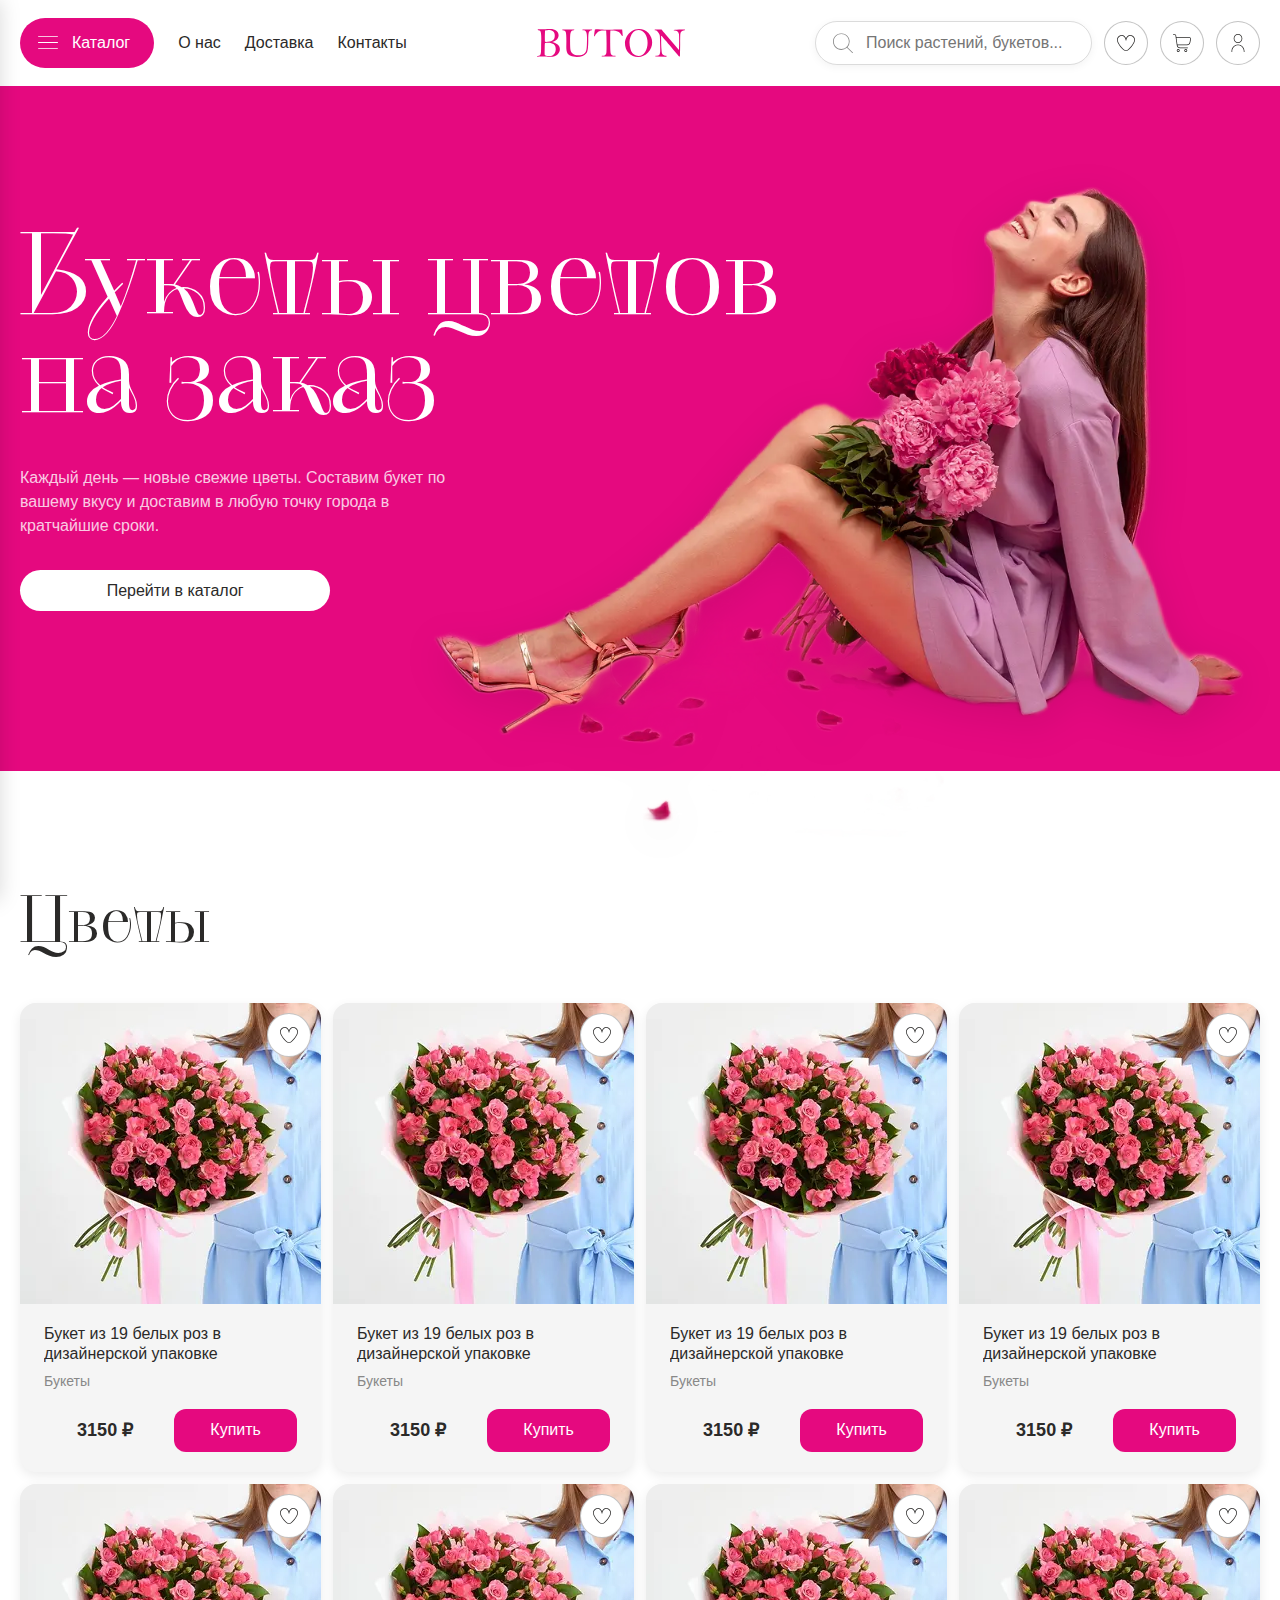
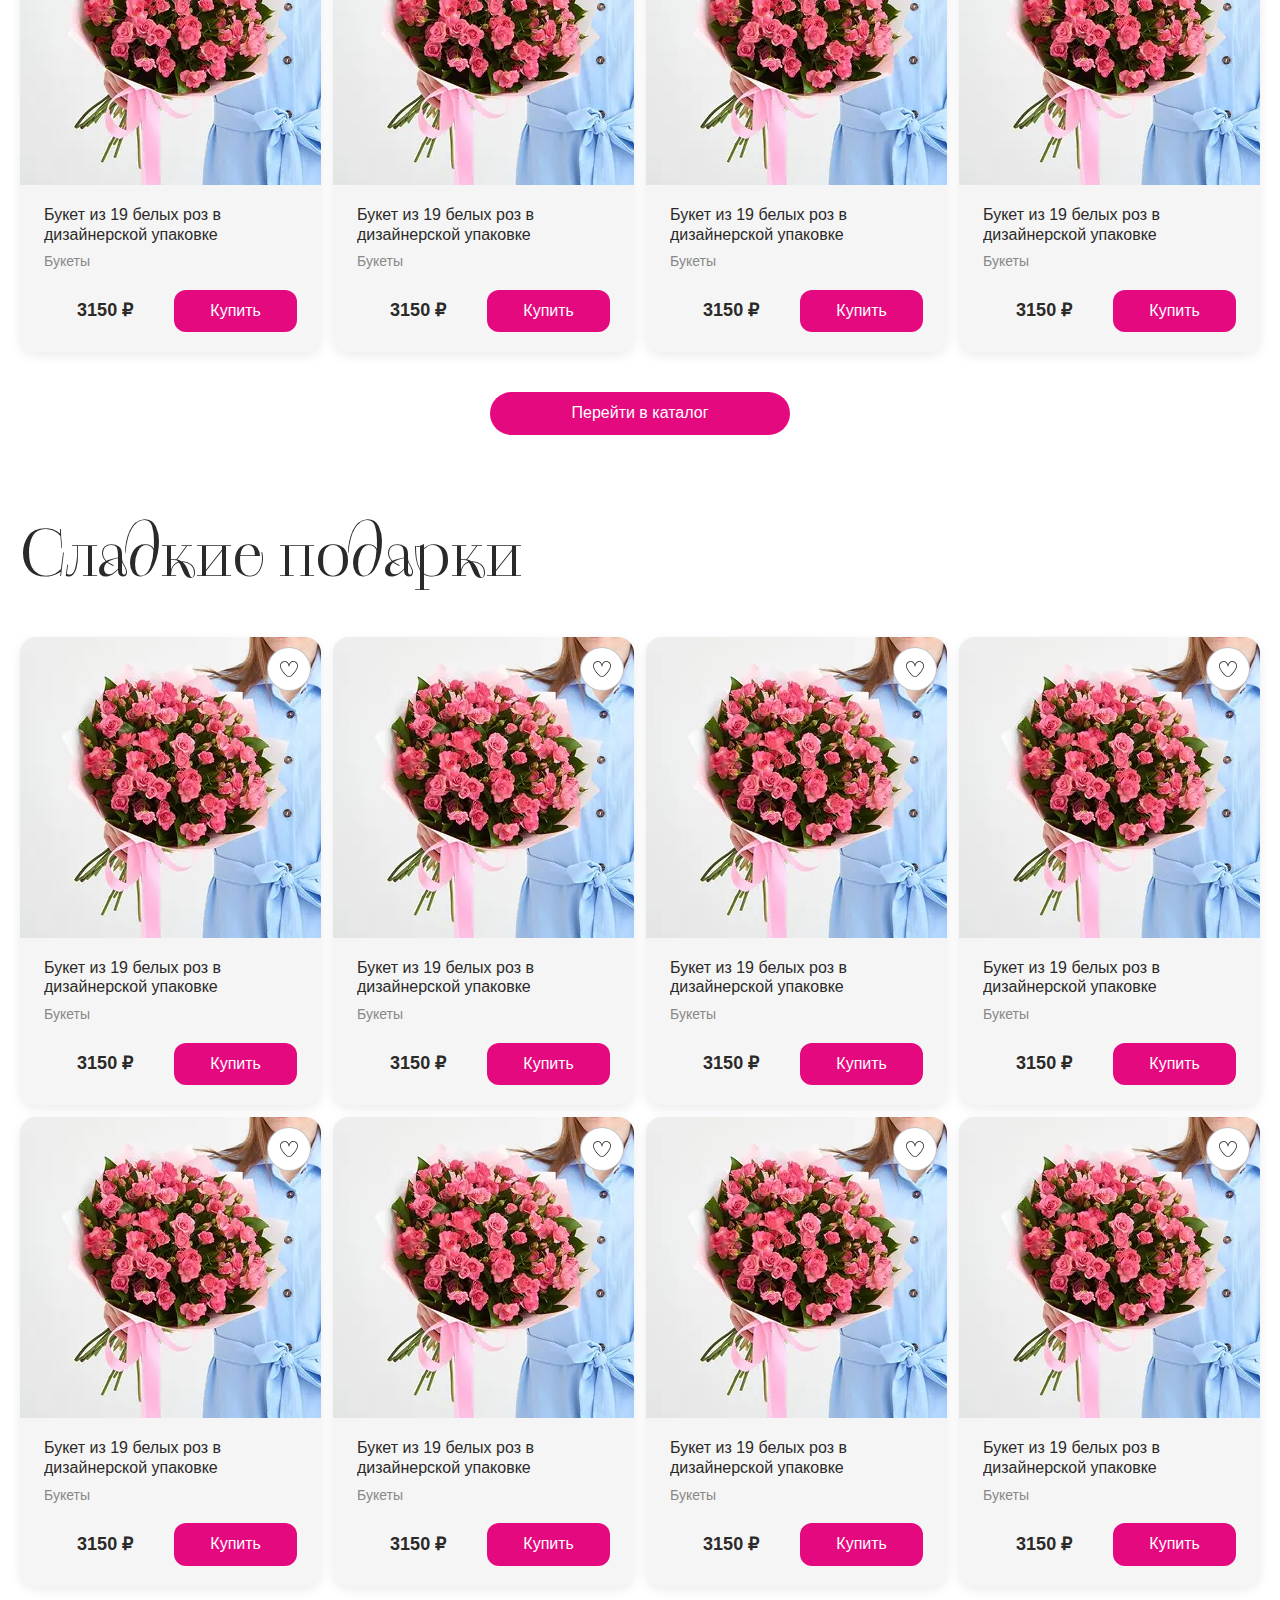
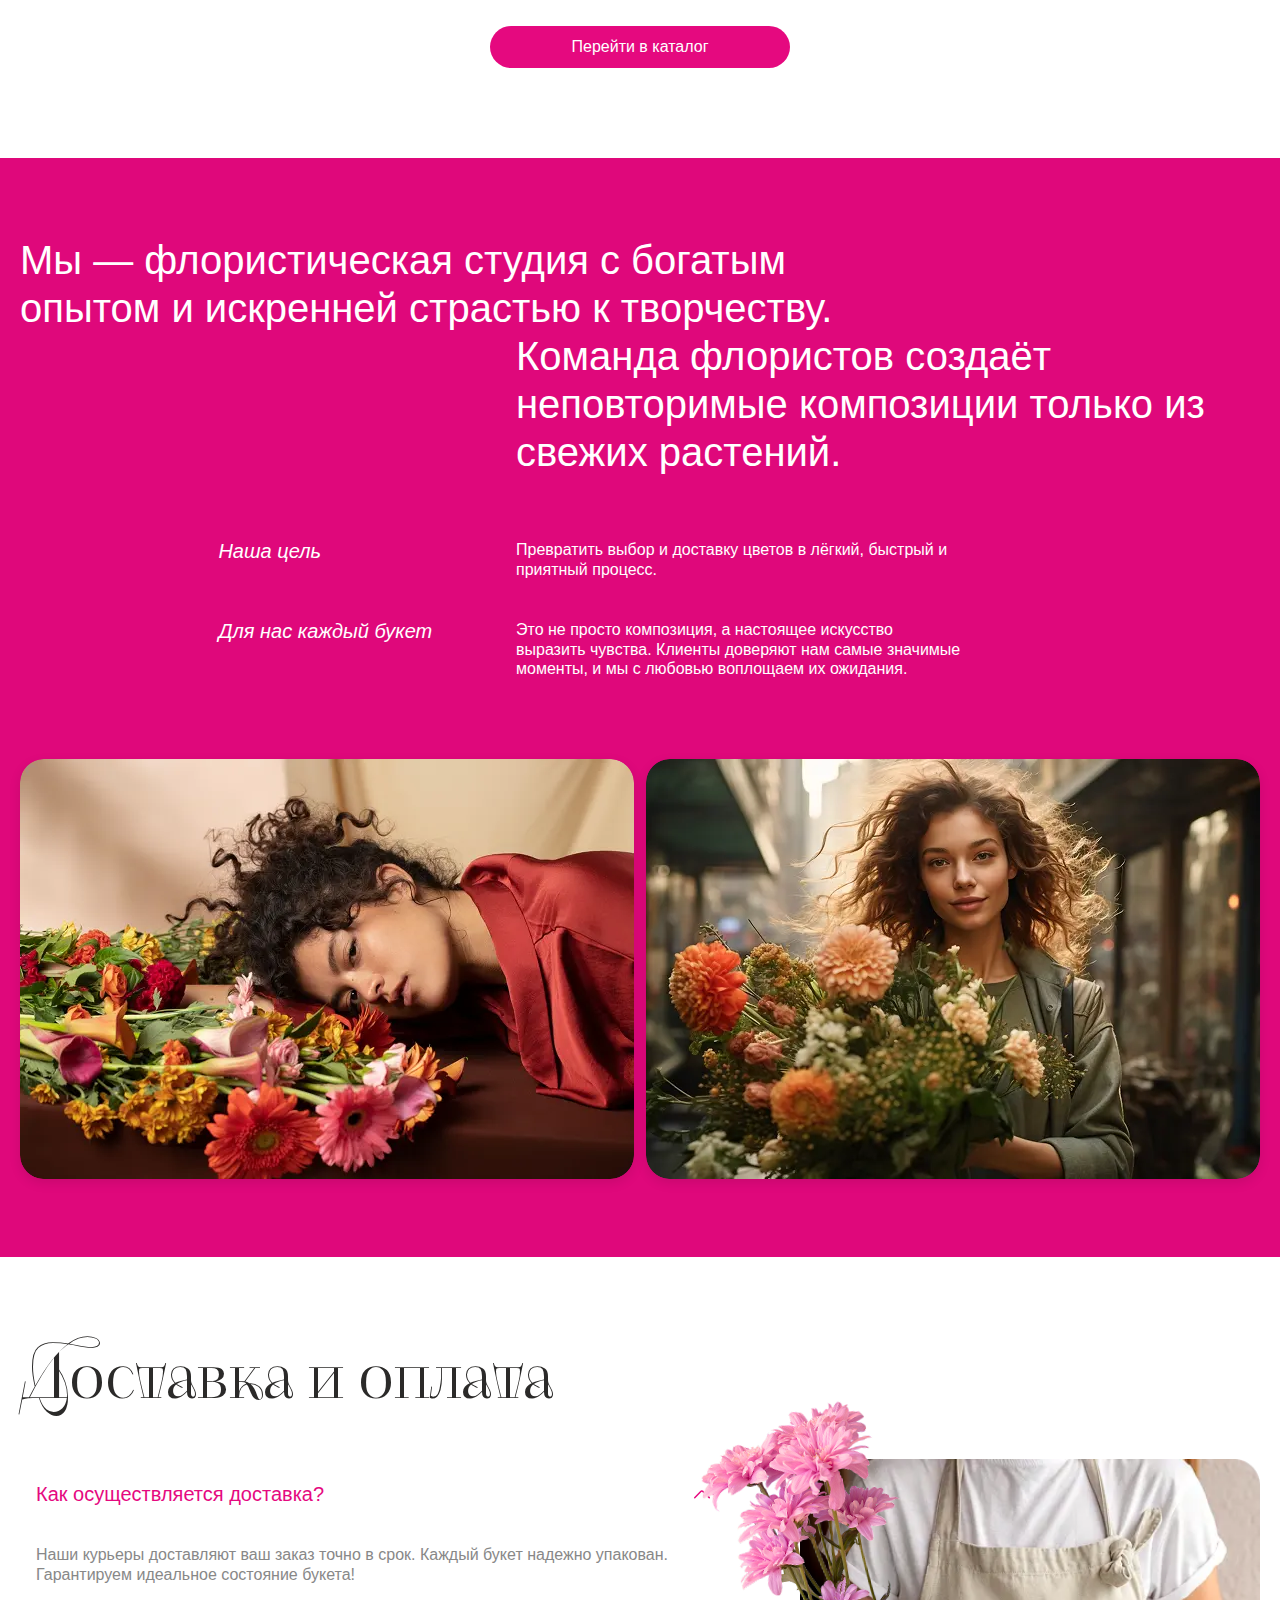
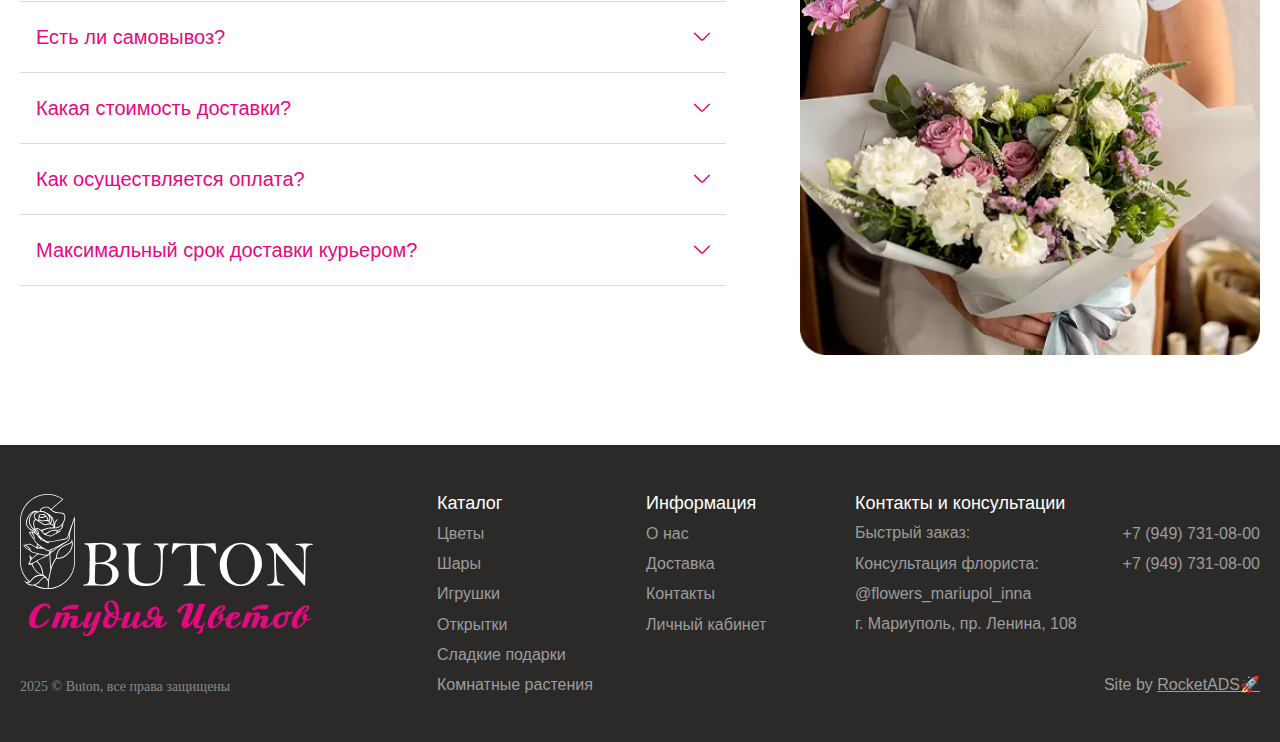
<file: index.html>
<!DOCTYPE html>
<html lang="ru">
<head>
	<meta charset="UTF-8">
	<meta name="viewport" content="width=device-width, initial-scale=1.0">
	<title>BUTON</title>
	<link rel="stylesheet" href="css/style.css?_v=20251028100932">
</head>
<body id="home">
	<div style="display: none;">
		<svg xmlns="http://www.w3.org/2000/svg" xmlns:xlink="http://www.w3.org/1999/xlink"><symbol viewBox="0 0 22 12" id="arrow_1" xmlns="http://www.w3.org/2000/svg"><path d="M1 1l8.872 8.607a2 2 0 002.83-.044L21 1" stroke="#E5097F" stroke-width="2" stroke-linecap="round" fill="none"/></symbol><symbol viewBox="0 0 22 12" id="arrow_2" xmlns="http://www.w3.org/2000/svg"><path d="M1 1l8.872 8.607a2 2 0 002.83-.044L21 1" stroke="#2b2a29" stroke-width="2" stroke-linecap="round" fill="none"/></symbol><symbol viewBox="0 0 22 12" id="arrow_2_white" xmlns="http://www.w3.org/2000/svg"><path d="M1 1l8.872 8.607a2 2 0 002.83-.044L21 1" stroke="#fff" stroke-width="2" stroke-linecap="round" fill="none"/></symbol><symbol viewBox="0 0 20 14" id="burger" xmlns="http://www.w3.org/2000/svg"><path d="M20 7a.412.412 0 01-.417.406H.417A.412.412 0 010 7c0-.224.187-.406.417-.406h19.166c.23 0 .417.182.417.406zM.417 1.312h19.166c.23 0 .417-.181.417-.406A.412.412 0 0019.583.5H.417A.412.412 0 000 .906c0 .225.187.406.417.406zm19.166 11.376H.417a.412.412 0 00-.417.406c0 .224.187.406.417.406h19.166c.23 0 .417-.182.417-.406a.412.412 0 00-.417-.406z"/></symbol><symbol viewBox="0 0 18 18" id="cart" xmlns="http://www.w3.org/2000/svg"><path d="M17.575 3.686A1.868 1.868 0 0016.125 3H3.367l-.192-1.382A1.882 1.882 0 001.319 0H.375a.375.375 0 000 .75h.944c.559 0 1.038.417 1.114.97l1.336 9.62a3.39 3.39 0 003.343 2.91h7.513a.375.375 0 000-.75H7.112a2.636 2.636 0 01-2.597-2.25h9.48a3.383 3.383 0 003.31-2.713l.658-3.295a1.868 1.868 0 00-.389-1.556zm-.347 1.41L16.57 8.39a2.632 2.632 0 01-2.574 2.11H4.41l-.937-6.75h12.652a1.125 1.125 0 011.104 1.346zM5.25 15c-.827 0-1.5.673-1.5 1.5s.673 1.5 1.5 1.5 1.5-.673 1.5-1.5-.673-1.5-1.5-1.5zm0 2.25a.75.75 0 11.002-1.502.75.75 0 01-.002 1.502zm7.5-2.25c-.827 0-1.5.673-1.5 1.5s.673 1.5 1.5 1.5 1.5-.673 1.5-1.5-.673-1.5-1.5-1.5zm0 2.25a.75.75 0 11.002-1.502.75.75 0 01-.002 1.502z"/></symbol><symbol fill="none" viewBox="0 0 18 20" id="delete" xmlns="http://www.w3.org/2000/svg"><path d="M12.152 9.045l-2.574 2.622 2.575 2.621c.159.163.159.427 0 .59a.404.404 0 01-.58 0L9 12.255l-2.574 2.621a.404.404 0 01-.58 0 .422.422 0 010-.589l2.575-2.621-2.574-2.622a.422.422 0 010-.59.404.404 0 01.578 0l2.574 2.623 2.574-2.622a.404.404 0 01.579 0c.16.162.16.427 0 .589h.002zM18 3.75c0 .23-.183.417-.409.417h-1.227c0 .012 0 .025-.002.038l-1.12 12.39C15.063 18.534 13.487 20 11.573 20H6.442c-1.912 0-3.488-1.462-3.665-3.4L1.638 4.206l-.002-.04H.41A.413.413 0 010 3.75c0-.23.183-.417.41-.417h4.113C4.727 1.461 6.29 0 8.182 0h1.636c1.892 0 3.455 1.46 3.66 3.333h4.113c.226 0 .408.187.408.417zM5.347 3.333h7.304c-.198-1.411-1.394-2.5-2.834-2.5H8.181c-1.44 0-2.635 1.089-2.834 2.5zm10.196.834H2.455L3.59 16.522c.138 1.508 1.364 2.645 2.85 2.645h5.132c1.49 0 2.715-1.139 2.852-2.65l1.117-12.35h.002z" fill="currentColor"/></symbol><symbol viewBox="0 0 18 16" id="favorit" xmlns="http://www.w3.org/2000/svg"><path d="M15.713.751c-1.411-.908-2.954-.995-4.345-.247-1.07.578-1.912 1.584-2.368 2.75-.455-1.166-1.297-2.172-2.369-2.75C5.241-.244 3.7-.157 2.288.751c-1.44.927-2.316 2.46-2.287 4 .064 3.393 3.604 7.816 6.867 10.49C7.486 15.746 8.242 16 9 16c.757 0 1.514-.253 2.132-.76C14.395 12.567 17.935 8.143 18 4.75c.03-1.54-.846-3.072-2.286-3.999zm-5.058 13.916a2.62 2.62 0 01-3.31 0C4.212 12.098.811 7.895.751 4.737c-.024-1.285.721-2.573 1.946-3.361C3.345.958 4.024.749 4.694.749c.54 0 1.073.136 1.58.41C7.66 1.904 8.626 3.57 8.626 5.21c0 .205.168.372.375.372a.374.374 0 00.375-.372c0-1.64.967-3.306 2.351-4.053 1.137-.611 2.407-.535 3.578.218 1.224.788 1.969 2.076 1.945 3.361-.06 3.158-3.461 7.361-6.595 9.93z"/></symbol><symbol viewBox="0 0 16 18" id="lock" xmlns="http://www.w3.org/2000/svg"><path d="M13.25 6.207V5.25A5.256 5.256 0 008 0a5.256 5.256 0 00-5.25 5.25v.957A3.37 3.37 0 00.5 9.375v5.25A3.38 3.38 0 003.875 18h8.25a3.38 3.38 0 003.375-3.375v-5.25a3.37 3.37 0 00-2.25-3.168zM3.5 5.25C3.5 2.768 5.518.75 8 .75s4.5 2.018 4.5 4.5v.788c-.124-.014-.247-.038-.375-.038h-8.25c-.128 0-.25.024-.375.038V5.25zm11.25 9.375a2.628 2.628 0 01-2.625 2.625h-8.25a2.628 2.628 0 01-2.625-2.625v-5.25A2.628 2.628 0 013.875 6.75h8.25a2.628 2.628 0 012.625 2.625v5.25zm-6.375-3.75v2.25a.375.375 0 01-.75 0v-2.25a.375.375 0 01.75 0z" fill="currentColor"/></symbol><symbol viewBox="0 0 148 28" id="logo" xmlns="http://www.w3.org/2000/svg"><path d="M15.181 12.938c2.567.68 4.49 1.629 5.77 2.853 1.28 1.219 1.916 2.706 1.916 4.455 0 1.877-.792 3.604-2.383 5.19-1.59 1.594-3.924 2.394-7.007 2.394-.58 0-1.506-.043-2.779-.135-.813-.049-1.258-.077-1.329-.077-4.257 0-7.127.042-8.62.127-.501 0-.749-.134-.749-.396 0-.135.071-.234.22-.284.14-.056.678-.17 1.612-.332.551-.1.99-.333 1.308-.701.318-.376.558-1.133.728-2.28.162-1.148.248-2.855.248-5.113 0-2.238.028-4.044.084-5.418.057-1.367.078-2.422.078-3.151 0-2.28-.085-4.107-.255-5.488C3.847 3.2 3.6 2.322 3.281 1.94c-.318-.375-.969-.644-1.959-.793-.402-.056-.6-.212-.6-.46 0-.262.198-.39.6-.39L5.098.34c1.23 0 2.39-.028 3.465-.078 2.425-.12 3.988-.177 4.688-.177 2.56 0 4.596.56 6.102 1.678 1.492 1.12 2.242 2.642 2.242 4.575 0 1.515-.488 2.818-1.471 3.909-.983 1.09-2.63 1.99-4.943 2.69zM8.04 1.558c-.127 3.017-.191 5.467-.191 7.343l.021 3.067c0 .41.057.672.177.786.12.106.438.162.968.162 2.645 0 4.766-.48 6.364-1.437 1.598-.963 2.397-2.57 2.397-4.83 0-1.919-.594-3.349-1.781-4.298C14.807 1.409 13.329.935 11.56.935c-1.025 0-2.206.205-3.521.623zm.014 12.357c-.191.347-.29.949-.29 1.813l-.141 6.458c0 2.28.056 3.548.17 3.817.12.262.522.482 1.202.666.685.177 1.767.269 3.245.269 1.315 0 2.383-.184 3.203-.552.827-.369 1.584-1.098 2.27-2.182.693-1.083 1.04-2.379 1.04-3.894 0-2.252-.658-3.902-1.98-4.957-1.323-1.056-3.275-1.587-5.855-1.587-.87 0-1.825.05-2.864.149zM26.092.468h10.373c.594 0 .89.127.89.375s-.219.39-.664.432c-.983.099-1.711.368-2.185.807-.474.446-.827 1.225-1.075 2.344-.24 1.119-.36 3.52-.36 7.195 0 4.411.127 7.463.381 9.163.262 1.7 1.061 3.052 2.412 4.058 1.35.998 3.188 1.501 5.515 1.501 2.44 0 4.292-.46 5.565-1.388 1.273-.928 2.1-2.301 2.481-4.128.382-1.82.573-5.786.573-11.883 0-3.137-.325-5.19-.976-6.168-.65-.97-1.612-1.459-2.885-1.459-.509 0-.763-.149-.763-.439 0-.276.34-.41 1.011-.41h8.23c.375 0 .559.134.559.41 0 .198-.148.312-.453.354-1.032.156-1.788.489-2.276.999-.481.51-.8 1.437-.948 2.783-.148 1.338-.226 3.307-.226 5.913 0 3.25-.12 6.005-.36 8.278-.248 2.266-.764 3.959-1.57 5.07-.8 1.112-2.008 2.012-3.614 2.698-1.612.687-3.592 1.027-5.94 1.027-2.41 0-4.454-.382-6.15-1.154-1.69-.765-2.836-1.785-3.437-3.052-.601-1.268-.905-3.159-.905-5.68l.084-5.75c0-5.113-.219-8.236-.65-9.375-.438-1.14-1.372-1.728-2.807-1.757-.467 0-.7-.113-.7-.34 0-.283.29-.424.87-.424zm43.054 1.104a99.394 99.394 0 00-2.284-.042c-2.99 0-5.154.623-6.498 1.862-1.343 1.246-2.128 2.344-2.347 3.314-.064.347-.248.517-.538.517-.134 0-.261-.064-.382-.19.071-1.644.34-3.86.807-6.65A40.866 40.866 0 0159.169.34c1.075 0 2.517.057 4.328.17 1.944.113 4.928.17 8.944.17 4.116 0 6.795-.05 8.04-.142 1.131-.106 2.687-.156 4.66-.156.162.992.275 2.033.325 3.11.085 1.224.17 2.088.247 2.584.014.113.021.227.021.354 0 .333-.14.496-.431.496a.576.576 0 01-.438-.177c-.12-.12-.39-.51-.806-1.176-.722-1.126-1.471-1.976-2.249-2.556a6.135 6.135 0 00-2.602-1.112c-.961-.163-2.899-.276-5.82-.333-.14 2.09-.211 4.483-.211 7.167 0 8.894.19 14.134.565 15.728.382 1.593 1.733 2.386 4.059 2.386.566 0 .848.12.848.354 0 .276-.268.41-.805.41h-12.7c-.333 0-.495-.134-.495-.396s.325-.39.969-.39c1.089 0 1.973-.311 2.637-.927.672-.616 1.054-1.445 1.16-2.5.106-1.055.156-4.093.156-9.12 0-4.292-.142-8.527-.425-12.712zm18.78 12.293c0-1.87.566-3.923 1.697-6.153 1.131-2.238 2.786-4.08 4.964-5.53C96.757.728 99.21 0 101.948 0c3.825 0 6.986 1.367 9.474 4.107 2.497 2.741 3.741 5.87 3.741 9.383 0 3.74-1.379 7.089-4.144 10.056-2.757 2.967-6.08 4.454-9.962 4.454-3.713 0-6.831-1.303-9.348-3.902-2.524-2.599-3.783-6.012-3.783-10.233zm4.582-.68c0 2.267.347 4.582 1.04 6.962.692 2.38 1.781 4.107 3.26 5.177 1.484 1.076 3.068 1.614 4.758 1.614 2.729 0 4.914-1.331 6.554-3.987 1.641-2.655 2.461-5.729 2.461-9.22 0-3.385-.834-6.359-2.51-8.915-1.676-2.557-3.868-3.839-6.569-3.839-2.036 0-3.733.68-5.09 2.047-1.358 1.367-2.348 3.002-2.97 4.9-.623 1.898-.934 3.654-.934 5.262zM124.596.596c.827 1.119 2.269 2.86 4.313 5.212l6.639 7.705 6.385 7.385c.142-2.5.212-5.75.212-9.744 0-3.002-.063-5.006-.184-6.026-.127-1.013-.587-1.87-1.385-2.563-.799-.688-1.796-1.034-2.984-1.034-.559 0-.835-.12-.835-.354 0-.135.057-.241.177-.298.113-.064 1.046-.127 2.786-.19 1.74-.065 3.203-.093 4.391-.093l2.793.021h.452c.432 0 .644.12.644.361 0 .213-.184.34-.559.383-1.393.148-2.397.516-3.005 1.09-.615.574-.983 1.402-1.096 2.479-.12 1.083-.176 4.716-.176 10.898l-.205 10.962c0 .553-.135.829-.411.829a.659.659 0 01-.275-.085c-.121-.057-.736-.758-1.853-2.096a328.288 328.288 0 00-4.137-4.809 149.64 149.64 0 01-3.867-4.539c-2.065-2.507-3.359-4.043-3.903-4.624-2.001-2.132-3.182-3.498-3.543-4.107-.233-.418-.453-.623-.643-.623-.142 0-.212.269-.212.807l.042 3.222c0 4.086.113 7.35.333 9.793.219 2.437.452 3.867.692 4.292.241.418.658.843 1.259 1.274.601.432 1.237.645 1.909.645.912 0 1.365.162 1.365.495 0 .248-.255.376-.764.376l-9.949-.021c-.466 0-.7-.12-.7-.354 0-.277.227-.411.679-.411 1.697 0 2.829-.375 3.394-1.133.566-.758.849-2.365.849-4.823l-.156-7.3c-.035-4.3-.169-6.827-.403-7.592-.233-.765-.756-1.692-1.57-2.79-.813-1.098-1.739-1.72-2.771-1.855-.467-.057-.701-.192-.701-.397 0-.27.305-.41.906-.41l6.067.042z" fill="#E5097F"/></symbol><symbol viewBox="0 0 18 16" id="mail" xmlns="http://www.w3.org/2000/svg"><path d="M14.625.5H3.375A3.38 3.38 0 000 3.875v8.25A3.38 3.38 0 003.375 15.5h11.25A3.38 3.38 0 0018 12.125v-8.25A3.38 3.38 0 0014.625.5zm-11.25.75h11.25c.813 0 1.532.38 2.015.962l-5.769 5.77a2.641 2.641 0 01-1.873.768c-.685-.013-1.369-.27-1.868-.769L1.36 2.212a2.61 2.61 0 012.015-.962zM17.25 12.125a2.628 2.628 0 01-2.625 2.625H3.375A2.628 2.628 0 01.75 12.125v-8.25c0-.358.073-.698.203-1.01L6.6 8.511a3.349 3.349 0 002.383.989c.898 0 1.781-.35 2.42-.989l5.646-5.645c.13.31.203.651.203 1.009l-.001 8.25z" fill="currentColor"/></symbol><symbol viewBox="0 0 20 20" id="search" xmlns="http://www.w3.org/2000/svg"><path d="M19.878 19.288l-5.374-5.374a8.292 8.292 0 002.163-5.58C16.667 3.737 12.928 0 8.333 0S0 3.738 0 8.333c0 4.595 3.738 8.334 8.333 8.334a8.283 8.283 0 005.58-2.164l5.375 5.375a.417.417 0 10.59-.59zM.833 8.333c0-4.135 3.365-7.5 7.5-7.5s7.5 3.365 7.5 7.5-3.364 7.5-7.5 7.5-7.5-3.365-7.5-7.5z"/></symbol><symbol viewBox="0 0 14 18" id="user" xmlns="http://www.w3.org/2000/svg"><path d="M7 9c2.39 0 4.333-2.018 4.333-4.5S9.39 0 7 0 2.667 2.018 2.667 4.5 4.61 9 7 9zM7 .75c1.991 0 3.611 1.682 3.611 3.75S8.991 8.25 7 8.25 3.389 6.568 3.389 4.5 5.009.75 7 .75zm6.5 16.5v.375a.368.368 0 01-.361.375.368.368 0 01-.361-.375v-.375c0-3.308-2.592-6-5.778-6-3.186 0-5.778 2.692-5.778 6v.375a.368.368 0 01-.36.375.368.368 0 01-.362-.375v-.375c0-3.722 2.916-6.75 6.5-6.75s6.5 3.028 6.5 6.75z"/></symbol></svg>
	</div>
	<div class="wrapper">
		<header class="header">
	<div class="container">
		<div class="header__inner">
			<!-- Меню -->
			<nav class="header__nav">
				<ul class="nav-list">
					<li>
						<a href="./catalog/" class="nav-link btn-link">
							<svg class="btn-link__icon icon">
								<use href="#burger"></use>
							</svg>
							<span class="btn-link__content">Каталог</span>
					</a>
				</li>
					<li><a href="./about.html" class="nav-link">О нас</a></li>
					<li><a href="./#delivery" class="nav-link">Доставка</a></li>
					<li><a href="./contacts.html" class="nav-link">Контакты</a></li>
				</ul>
			</nav>

			<!-- Логотип -->
			<a href="./" class="header__logo">
				<svg class="logo__icon icon">
					<use href="#logo"></use>
				</svg>
			</a>
			<div class="header__icons">
				<form class="header__search">
					<input type="text" placeholder="Поиск растений, букетов..." class="search-input">
					<button title="Найти" type="submit" class="search-submit">
						<svg>
							<use href="#search"></use>
						</svg>
					</button>
				</form>
				<a
	href="./favorite.html"
	title="Добавить в избранное"
	class="button circle "
>
	<span class="button__icon">
		<svg>
			<use class="icon" href="#favorit"></use>
		</svg>
	</span>
</a>
				<a
	href="./cart.html"
	title="Перейти в корзину"
	class="button circle "
>
	<span class="button__icon">
		<svg>
			<use class="icon" href="#cart"></use>
		</svg>
	</span>
</a>
				<a
	href="./login.html"
	title="Личный кабинет"
	class="button circle "
>
	<span class="button__icon">
		<svg>
			<use class="icon" href="#user"></use>
		</svg>
	</span>
</a>
			</div>
		</div>
		<div class="header__mob">
			<a href="./" class="header__logo header__logo--mob">
				<svg class="logo__icon icon">
					<use href="#logo"></use>
				</svg>
			</a>
			<form class="header__search">
				<input type="text" placeholder="Поиск растений, букетов..." class="search-input">
				<button title="Найти" type="submit" class="search-submit">
					<svg>
						<use href="#search"></use>
					</svg>
				</button>
			</form>
			<button type="button" title="меню" class="button circle colored header__mob-btn menu-toggle" aria-label="Открыть меню">
				<span class="button__icon">
					<svg>
						<use class="icon" href="#burger"></use>
					</svg>
				</span>
			</button>
		</div>
	</div>
</header>
		<main class="main">
			<section class="section-hero">
				<div class="container">
					<div class="section-hero__container">
						<div class="section-hero__content">
							<h1 class="section-hero__title">Букеты цветов на заказ</h1>
							<div class="section-hero__content-block">
								<div class="section-hero__content-text">
									<div class="section-hero__paragraph">
										<picture><source srcset="img/main-img_mob.webp" type="image/webp"><img src="img/main-img_mob.png" alt="Buton - магазин цветов и подарков в Мариуполе" class="shape-image"></picture>
										<p>Каждый день — новые свежие цветы. Составим букет по вашему вкусу и доставим в любую точку города в кратчайшие сроки.</p>
									</div>
									
								</div>
								<a href="catalog/" class="button btn-light section-hero__btn"><span class="button__content">Перейти в каталог</span></a>
							</div>
						</div>
						<div class="section-hero__bunner">
							<picture><source srcset="img/main-img.webp" type="image/webp"><img src="img/main-img.png" alt="Buton - магазин цветов и подарков в Мариуполе"></picture>
						</div>
					</div>
				</div>
			</section>
			<section class="section section-catalog">
				<div class="container">
					<h2 class="section__title">Цветы</h2>
					<div class="products-grid products-grid--no-sidebar">
						<div class="product-card">
	<div class="product-card__image-wrapper">
		<picture><source srcset="img/card_img.webp" type="image/webp"><img src="img/card_img.png" alt="@@title" class="product-card__image"></picture>
		<button
	type="button"
	title="Добавить в избранное"
	class="button circle product-card__heart-btn"
>
	<span class="button__icon">
		<svg>
			<use class="icon" href="#favorit"></use>
		</svg>
	</span>
</button>
	</div>
	<div class="product-card__content">
		<div class="product-card__body">
			<a href="/catalog/product.html" class="product-card__text">Букет из 19 белых роз в дизайнерской упаковке</a>
			<a href="./" class="product-card__category">Букеты</a>
		</div>
		<div class="product-card__footer">
			<span class="product-card__price">3150 ₽</span>
			<button
	type="button"
	title="Добавить в корзину"
	class="button product-card__cart-btn"
>
	<span class="button__content">
		Купить
	</span>
</button>
		</div>
	</div>
</div>
						<div class="product-card">
	<div class="product-card__image-wrapper">
		<picture><source srcset="img/card_img.webp" type="image/webp"><img src="img/card_img.png" alt="@@title" class="product-card__image"></picture>
		<button
	type="button"
	title="Добавить в избранное"
	class="button circle product-card__heart-btn"
>
	<span class="button__icon">
		<svg>
			<use class="icon" href="#favorit"></use>
		</svg>
	</span>
</button>
	</div>
	<div class="product-card__content">
		<div class="product-card__body">
			<a href="/catalog/product.html" class="product-card__text">Букет из 19 белых роз в дизайнерской упаковке</a>
			<a href="./" class="product-card__category">Букеты</a>
		</div>
		<div class="product-card__footer">
			<span class="product-card__price">3150 ₽</span>
			<button
	type="button"
	title="Добавить в корзину"
	class="button product-card__cart-btn"
>
	<span class="button__content">
		Купить
	</span>
</button>
		</div>
	</div>
</div>
						<div class="product-card">
	<div class="product-card__image-wrapper">
		<picture><source srcset="img/card_img.webp" type="image/webp"><img src="img/card_img.png" alt="@@title" class="product-card__image"></picture>
		<button
	type="button"
	title="Добавить в избранное"
	class="button circle product-card__heart-btn"
>
	<span class="button__icon">
		<svg>
			<use class="icon" href="#favorit"></use>
		</svg>
	</span>
</button>
	</div>
	<div class="product-card__content">
		<div class="product-card__body">
			<a href="/catalog/product.html" class="product-card__text">Букет из 19 белых роз в дизайнерской упаковке</a>
			<a href="./" class="product-card__category">Букеты</a>
		</div>
		<div class="product-card__footer">
			<span class="product-card__price">3150 ₽</span>
			<button
	type="button"
	title="Добавить в корзину"
	class="button product-card__cart-btn"
>
	<span class="button__content">
		Купить
	</span>
</button>
		</div>
	</div>
</div>
						<div class="product-card">
	<div class="product-card__image-wrapper">
		<picture><source srcset="img/card_img.webp" type="image/webp"><img src="img/card_img.png" alt="@@title" class="product-card__image"></picture>
		<button
	type="button"
	title="Добавить в избранное"
	class="button circle product-card__heart-btn"
>
	<span class="button__icon">
		<svg>
			<use class="icon" href="#favorit"></use>
		</svg>
	</span>
</button>
	</div>
	<div class="product-card__content">
		<div class="product-card__body">
			<a href="/catalog/product.html" class="product-card__text">Букет из 19 белых роз в дизайнерской упаковке</a>
			<a href="./" class="product-card__category">Букеты</a>
		</div>
		<div class="product-card__footer">
			<span class="product-card__price">3150 ₽</span>
			<button
	type="button"
	title="Добавить в корзину"
	class="button product-card__cart-btn"
>
	<span class="button__content">
		Купить
	</span>
</button>
		</div>
	</div>
</div>
						<div class="product-card">
	<div class="product-card__image-wrapper">
		<picture><source srcset="img/card_img.webp" type="image/webp"><img src="img/card_img.png" alt="@@title" class="product-card__image"></picture>
		<button
	type="button"
	title="Добавить в избранное"
	class="button circle product-card__heart-btn"
>
	<span class="button__icon">
		<svg>
			<use class="icon" href="#favorit"></use>
		</svg>
	</span>
</button>
	</div>
	<div class="product-card__content">
		<div class="product-card__body">
			<a href="/catalog/product.html" class="product-card__text">Букет из 19 белых роз в дизайнерской упаковке</a>
			<a href="./" class="product-card__category">Букеты</a>
		</div>
		<div class="product-card__footer">
			<span class="product-card__price">3150 ₽</span>
			<button
	type="button"
	title="Добавить в корзину"
	class="button product-card__cart-btn"
>
	<span class="button__content">
		Купить
	</span>
</button>
		</div>
	</div>
</div>
						<div class="product-card">
	<div class="product-card__image-wrapper">
		<picture><source srcset="img/card_img.webp" type="image/webp"><img src="img/card_img.png" alt="@@title" class="product-card__image"></picture>
		<button
	type="button"
	title="Добавить в избранное"
	class="button circle product-card__heart-btn"
>
	<span class="button__icon">
		<svg>
			<use class="icon" href="#favorit"></use>
		</svg>
	</span>
</button>
	</div>
	<div class="product-card__content">
		<div class="product-card__body">
			<a href="/catalog/product.html" class="product-card__text">Букет из 19 белых роз в дизайнерской упаковке</a>
			<a href="./" class="product-card__category">Букеты</a>
		</div>
		<div class="product-card__footer">
			<span class="product-card__price">3150 ₽</span>
			<button
	type="button"
	title="Добавить в корзину"
	class="button product-card__cart-btn"
>
	<span class="button__content">
		Купить
	</span>
</button>
		</div>
	</div>
</div>
						<div class="product-card">
	<div class="product-card__image-wrapper">
		<picture><source srcset="img/card_img.webp" type="image/webp"><img src="img/card_img.png" alt="@@title" class="product-card__image"></picture>
		<button
	type="button"
	title="Добавить в избранное"
	class="button circle product-card__heart-btn"
>
	<span class="button__icon">
		<svg>
			<use class="icon" href="#favorit"></use>
		</svg>
	</span>
</button>
	</div>
	<div class="product-card__content">
		<div class="product-card__body">
			<a href="/catalog/product.html" class="product-card__text">Букет из 19 белых роз в дизайнерской упаковке</a>
			<a href="./" class="product-card__category">Букеты</a>
		</div>
		<div class="product-card__footer">
			<span class="product-card__price">3150 ₽</span>
			<button
	type="button"
	title="Добавить в корзину"
	class="button product-card__cart-btn"
>
	<span class="button__content">
		Купить
	</span>
</button>
		</div>
	</div>
</div>
						<div class="product-card">
	<div class="product-card__image-wrapper">
		<picture><source srcset="img/card_img.webp" type="image/webp"><img src="img/card_img.png" alt="@@title" class="product-card__image"></picture>
		<button
	type="button"
	title="Добавить в избранное"
	class="button circle product-card__heart-btn"
>
	<span class="button__icon">
		<svg>
			<use class="icon" href="#favorit"></use>
		</svg>
	</span>
</button>
	</div>
	<div class="product-card__content">
		<div class="product-card__body">
			<a href="/catalog/product.html" class="product-card__text">Букет из 19 белых роз в дизайнерской упаковке</a>
			<a href="./" class="product-card__category">Букеты</a>
		</div>
		<div class="product-card__footer">
			<span class="product-card__price">3150 ₽</span>
			<button
	type="button"
	title="Добавить в корзину"
	class="button product-card__cart-btn"
>
	<span class="button__content">
		Купить
	</span>
</button>
		</div>
	</div>
</div>
					</div>
					<button
	type="button"
	title="Перейти в каталог"
	class="button section-catalog__btn"
>
	<span class="button__content">
		Перейти в каталог
	</span>
</button>
				</div>
			</section>
			<section class="section section-catalog">
				<div class="container">
					<h2 class="section__title">Сладкие подарки</h2>
					<div class="products-grid products-grid--no-sidebar">
						<div class="product-card">
	<div class="product-card__image-wrapper">
		<picture><source srcset="img/card_img.webp" type="image/webp"><img src="img/card_img.png" alt="@@title" class="product-card__image"></picture>
		<button
	type="button"
	title="Добавить в избранное"
	class="button circle product-card__heart-btn"
>
	<span class="button__icon">
		<svg>
			<use class="icon" href="#favorit"></use>
		</svg>
	</span>
</button>
	</div>
	<div class="product-card__content">
		<div class="product-card__body">
			<a href="/catalog/product.html" class="product-card__text">Букет из 19 белых роз в дизайнерской упаковке</a>
			<a href="./" class="product-card__category">Букеты</a>
		</div>
		<div class="product-card__footer">
			<span class="product-card__price">3150 ₽</span>
			<button
	type="button"
	title="Добавить в корзину"
	class="button product-card__cart-btn"
>
	<span class="button__content">
		Купить
	</span>
</button>
		</div>
	</div>
</div>
						<div class="product-card">
	<div class="product-card__image-wrapper">
		<picture><source srcset="img/card_img.webp" type="image/webp"><img src="img/card_img.png" alt="@@title" class="product-card__image"></picture>
		<button
	type="button"
	title="Добавить в избранное"
	class="button circle product-card__heart-btn"
>
	<span class="button__icon">
		<svg>
			<use class="icon" href="#favorit"></use>
		</svg>
	</span>
</button>
	</div>
	<div class="product-card__content">
		<div class="product-card__body">
			<a href="/catalog/product.html" class="product-card__text">Букет из 19 белых роз в дизайнерской упаковке</a>
			<a href="./" class="product-card__category">Букеты</a>
		</div>
		<div class="product-card__footer">
			<span class="product-card__price">3150 ₽</span>
			<button
	type="button"
	title="Добавить в корзину"
	class="button product-card__cart-btn"
>
	<span class="button__content">
		Купить
	</span>
</button>
		</div>
	</div>
</div>
						<div class="product-card">
	<div class="product-card__image-wrapper">
		<picture><source srcset="img/card_img.webp" type="image/webp"><img src="img/card_img.png" alt="@@title" class="product-card__image"></picture>
		<button
	type="button"
	title="Добавить в избранное"
	class="button circle product-card__heart-btn"
>
	<span class="button__icon">
		<svg>
			<use class="icon" href="#favorit"></use>
		</svg>
	</span>
</button>
	</div>
	<div class="product-card__content">
		<div class="product-card__body">
			<a href="/catalog/product.html" class="product-card__text">Букет из 19 белых роз в дизайнерской упаковке</a>
			<a href="./" class="product-card__category">Букеты</a>
		</div>
		<div class="product-card__footer">
			<span class="product-card__price">3150 ₽</span>
			<button
	type="button"
	title="Добавить в корзину"
	class="button product-card__cart-btn"
>
	<span class="button__content">
		Купить
	</span>
</button>
		</div>
	</div>
</div>
						<div class="product-card">
	<div class="product-card__image-wrapper">
		<picture><source srcset="img/card_img.webp" type="image/webp"><img src="img/card_img.png" alt="@@title" class="product-card__image"></picture>
		<button
	type="button"
	title="Добавить в избранное"
	class="button circle product-card__heart-btn"
>
	<span class="button__icon">
		<svg>
			<use class="icon" href="#favorit"></use>
		</svg>
	</span>
</button>
	</div>
	<div class="product-card__content">
		<div class="product-card__body">
			<a href="/catalog/product.html" class="product-card__text">Букет из 19 белых роз в дизайнерской упаковке</a>
			<a href="./" class="product-card__category">Букеты</a>
		</div>
		<div class="product-card__footer">
			<span class="product-card__price">3150 ₽</span>
			<button
	type="button"
	title="Добавить в корзину"
	class="button product-card__cart-btn"
>
	<span class="button__content">
		Купить
	</span>
</button>
		</div>
	</div>
</div>
						<div class="product-card">
	<div class="product-card__image-wrapper">
		<picture><source srcset="img/card_img.webp" type="image/webp"><img src="img/card_img.png" alt="@@title" class="product-card__image"></picture>
		<button
	type="button"
	title="Добавить в избранное"
	class="button circle product-card__heart-btn"
>
	<span class="button__icon">
		<svg>
			<use class="icon" href="#favorit"></use>
		</svg>
	</span>
</button>
	</div>
	<div class="product-card__content">
		<div class="product-card__body">
			<a href="/catalog/product.html" class="product-card__text">Букет из 19 белых роз в дизайнерской упаковке</a>
			<a href="./" class="product-card__category">Букеты</a>
		</div>
		<div class="product-card__footer">
			<span class="product-card__price">3150 ₽</span>
			<button
	type="button"
	title="Добавить в корзину"
	class="button product-card__cart-btn"
>
	<span class="button__content">
		Купить
	</span>
</button>
		</div>
	</div>
</div>
						<div class="product-card">
	<div class="product-card__image-wrapper">
		<picture><source srcset="img/card_img.webp" type="image/webp"><img src="img/card_img.png" alt="@@title" class="product-card__image"></picture>
		<button
	type="button"
	title="Добавить в избранное"
	class="button circle product-card__heart-btn"
>
	<span class="button__icon">
		<svg>
			<use class="icon" href="#favorit"></use>
		</svg>
	</span>
</button>
	</div>
	<div class="product-card__content">
		<div class="product-card__body">
			<a href="/catalog/product.html" class="product-card__text">Букет из 19 белых роз в дизайнерской упаковке</a>
			<a href="./" class="product-card__category">Букеты</a>
		</div>
		<div class="product-card__footer">
			<span class="product-card__price">3150 ₽</span>
			<button
	type="button"
	title="Добавить в корзину"
	class="button product-card__cart-btn"
>
	<span class="button__content">
		Купить
	</span>
</button>
		</div>
	</div>
</div>
						<div class="product-card">
	<div class="product-card__image-wrapper">
		<picture><source srcset="img/card_img.webp" type="image/webp"><img src="img/card_img.png" alt="@@title" class="product-card__image"></picture>
		<button
	type="button"
	title="Добавить в избранное"
	class="button circle product-card__heart-btn"
>
	<span class="button__icon">
		<svg>
			<use class="icon" href="#favorit"></use>
		</svg>
	</span>
</button>
	</div>
	<div class="product-card__content">
		<div class="product-card__body">
			<a href="/catalog/product.html" class="product-card__text">Букет из 19 белых роз в дизайнерской упаковке</a>
			<a href="./" class="product-card__category">Букеты</a>
		</div>
		<div class="product-card__footer">
			<span class="product-card__price">3150 ₽</span>
			<button
	type="button"
	title="Добавить в корзину"
	class="button product-card__cart-btn"
>
	<span class="button__content">
		Купить
	</span>
</button>
		</div>
	</div>
</div>
						<div class="product-card">
	<div class="product-card__image-wrapper">
		<picture><source srcset="img/card_img.webp" type="image/webp"><img src="img/card_img.png" alt="@@title" class="product-card__image"></picture>
		<button
	type="button"
	title="Добавить в избранное"
	class="button circle product-card__heart-btn"
>
	<span class="button__icon">
		<svg>
			<use class="icon" href="#favorit"></use>
		</svg>
	</span>
</button>
	</div>
	<div class="product-card__content">
		<div class="product-card__body">
			<a href="/catalog/product.html" class="product-card__text">Букет из 19 белых роз в дизайнерской упаковке</a>
			<a href="./" class="product-card__category">Букеты</a>
		</div>
		<div class="product-card__footer">
			<span class="product-card__price">3150 ₽</span>
			<button
	type="button"
	title="Добавить в корзину"
	class="button product-card__cart-btn"
>
	<span class="button__content">
		Купить
	</span>
</button>
		</div>
	</div>
</div>
					</div>
					<button
	type="button"
	title="Перейти в каталог"
	class="button section-catalog__btn"
>
	<span class="button__content">
		Перейти в каталог
	</span>
</button>
				</div>
			</section>
			<section class="section section-about">
				<div class="container">
					<div class="section-about__container">
						<div class="section-about__header">
							<p class="about-slogan">Мы — флористическая студия с богатым опытом и искренней страстью к творчеству.</p>
							<p class="about-slogan justify-dt-end">Команда флористов создаёт неповторимые композиции только из свежих растений.</p>
						</div>
						
						<dl class="about-list">
							<div class="about-item">
								<dt class="about-item__term">
									<span>Наша цель</span>
								</dt>
								<dd class="about-item__desc justify-dt-end">
									<span>Превратить выбор и доставку цветов в лёгкий, быстрый и приятный процесс.</span>
								</dd>
							</div>
							<div class="about-item">
								<dt class="about-item__term">
									<span>Для нас каждый букет</span>
								</dt>
								<dd class="about-item__desc justify-dt-end">
									<span>Это не просто композиция, а настоящее искусство выразить чувства. Клиенты доверяют
									нам самые значимые моменты, и мы с любовью воплощаем их ожидания.</span>
								</dd>
							</div>
						</dl>
						
						<div class="section-about__images">
							<div class="section-about__image-wrapper">
								<picture><source srcset="./img/img_1.webp" type="image/webp"><img src="./img/img_1.png" alt="Девушка среди цветов"></picture>
							</div>
							<div class="section-about__image-wrapper">
								<picture><source srcset="./img/img_2.webp" type="image/webp"><img src="./img/img_2.png" alt="Девушка с букетом"></picture>
							</div>
						</div>
					</div>
				</div>
			</section>
			<section class="section section-accordions" id="delivery">
				<div class="container">
					<h2 class="section__title">Доставка и оплата</h2>
					<div class="section-accordions__wrapper">
						<div class="section-accordions__accordions">
							<div class="accordion">
	<div class="accordion-item active">
		<button class="accordion-header" type="button">
			Как осуществляется доставка?
			<svg class="accordion-icon">
				<use href="#arrow_1"></use>
			</svg>
		</button>
		<div class="accordion-body">
			<p>Наши курьеры доставляют ваш заказ точно в срок. Каждый букет надежно упакован. Гарантируем идеальное состояние букета!</p>
		</div>
	</div>
</div>
							<div class="accordion">
	<div class="accordion-item ">
		<button class="accordion-header" type="button">
			Есть ли самовывоз?
			<svg class="accordion-icon">
				<use href="#arrow_1"></use>
			</svg>
		</button>
		<div class="accordion-body">
			<p>Далеко-далеко за словесными горами в стране гласных и согласных, живут рыбные тексты. Риторический, алфавит? Запятых, пор заманивший.</p>
		</div>
	</div>
</div>
							<div class="accordion">
	<div class="accordion-item ">
		<button class="accordion-header" type="button">
			Какая стоимость доставки?
			<svg class="accordion-icon">
				<use href="#arrow_1"></use>
			</svg>
		</button>
		<div class="accordion-body">
			<p>Далеко-далеко за словесными горами в стране гласных и согласных, живут рыбные тексты. Риторический, алфавит? Запятых, пор заманивший. Далеко-далеко за словесными горами в стране гласных и согласных, живут рыбные тексты. Риторический, алфавит? Запятых, пор заманивший.</p>
		</div>
	</div>
</div>
							<div class="accordion">
	<div class="accordion-item ">
		<button class="accordion-header" type="button">
			Как осуществляется оплата?
			<svg class="accordion-icon">
				<use href="#arrow_1"></use>
			</svg>
		</button>
		<div class="accordion-body">
			<p>Далеко-далеко за словесными горами в стране гласных и согласных, живут рыбные тексты. Риторический, алфавит? Запятых, пор заманивший.</p>
		</div>
	</div>
</div>
							<div class="accordion">
	<div class="accordion-item ">
		<button class="accordion-header" type="button">
			Максимальный срок доставки курьером?
			<svg class="accordion-icon">
				<use href="#arrow_1"></use>
			</svg>
		</button>
		<div class="accordion-body">
			<p>Далеко-далеко за словесными горами в стране гласных и согласных, живут рыбные тексты. Риторический, алфавит? Запятых, пор заманивший.</p>
		</div>
	</div>
</div>

						</div>
						<div class="section-accordions__bunner bunner">
							<div class="banner__img" style="--bg-image: url(../img/bouquet_1.png);">
								<picture><source srcset="./img/faq_img_1.webp" type="image/webp"><img src="./img/faq_img_1.png" alt="Доставка цветов в Мариуполе"></picture>
							</div>
						</div>
					</div>
				</div>
			</section>
		</main>
		<!-- html/footer.html -->
<footer class="footer">
	<div class="container">
		<div class="footer__inner">

			<!-- Логотип и копирайт -->
			<div class="footer__brand">
				<a href="#" class="footer__logo">
					<img src="./img/logo_full.svg" alt="Магазин цветов и подарков">
				</a>
				<p class="footer__copyright">2025 © Buton, все права защищены</p>
			</div>

			<!-- Меню -->
			<nav class="footer__nav">
				<div class="nav-column">
					<h4>Каталог</h4>
					<ul>
						<li><a href="#">Цветы</a></li>
						<li><a href="#">Шары</a></li>
						<li><a href="#">Игрушки</a></li>
						<li><a href="#">Открытки</a></li>
						<li><a href="#">Сладкие подарки</a></li>
						<li><a href="#">Комнатные растения</a></li>
					</ul>
				</div>

				<div class="nav-column">
					<h4>Информация</h4>
					<ul>
						<li><a href="./about.html">О нас</a></li>
						<li><a href="./#delivery">Доставка</a></li>
						<li><a href="./contacts.html">Контакты</a></li>
						<li><a href="#">Личный кабинет</a></li>
					</ul>
				</div>

				<div class="nav-column">
					<h4>Контакты и консультации</h4>
					<ul>
						<li>Быстрый заказ: <a href="tel:+79497310800">+7 (949) 731-08-00</a></li>
						<li>Консультация флориста: <a href="tel:+79497310800">+7 (949) 731-08-00</a></li>
						<li><a href="mailto:@flowers_mariupol_inna">@flowers_mariupol_inna</a></li>
						<li>г. Мариуполь, пр. Ленина, 108</li>
						<li class="text-end"><span>Site by <a href="https://rocket-ads.ru">RocketADS🚀</a></span></li>
					</ul>
				</div>
			</nav>

		</div>
	</div>
</footer>

		<!-- Мобильное меню -->
<aside class="mobile-menu" aria-hidden="true" tabindex="-1">
	<div class="mobile-menu__backdrop"></div> <!-- слой 1: тёмный оверлей -->
	<div class="mobile-menu__accent"></div> <!-- слой 2: розовая подложка -->
	<div class="mobile-menu__panel">
		<div class="mobile-menu__header">
			<button class="mobile-menu__close">
				<svg width="18" height="18" viewBox="0 0 18 18" fill="none" xmlns="http://www.w3.org/2000/svg">
					<path d="M16.7929 0.500046L0.500047 16.7929M0.5 0.5L16.7929 16.7929" stroke="#2B2A29" stroke-linecap="round" />
				</svg>
			</button>
		</div>
		<div class="mobile-menu__body">
			<div class="accordion mobile-menu__accordion">
				<div class="accordion-item active">
					<button class="accordion-header" type="button">
						Каталог
						<svg class="accordion-icon">
							<use href="#arrow_2"></use>
						</svg>
					</button>
					<div class="accordion-body">
						<ul>
							<li>
								<a href="#">Цветы</a>
							</li>
							<li>
								<a href="#">Комнатные растения</a>
							</li>
							<li>
								<a href="#">Игрушки</a>
							</li>
							<li>
								<a href="#">Сладкие подарки</a>
							</li>
							<li>
								<a href="#">Открытки</a>
							</li>
						</ul>
					</div>
				</div>
			</div>
			<ul class="mobile-menu__body-list">
				<li>
					<a href="./about.html">О нас</a>
				</li>
				<li>
					<a href="#">Доставка</a>
				</li>
				<li>
					<a href="./contacts.html">Контакты</a>
				</li>
				<li>
					<a href="./login.html">Вход</a>
				</li>
				<li>
					<a href="./favorite.html">Избранное</a>
				</li>
				<li>
					<a href="./cart.html">Корзина</a>
				</li>
			</ul>
		</div>
		<div class="mobile-menu__footer">
			<div class="mobile-menu__footer-title">
				Контакты и консультации
			</div>
			<ul class="mobile-menu__footer-list">
				<li>
					<a href="tel:+79497310800">+7 (949) 731-08-00</a>
				</li>
				<li>
					<a href="mailto:@flowers_mariupol_inna">@flowers_mariupol_inna</a>
				</li>
				<li>
					г. Мариуполь, пр. Ленина, 108
				</li>
			</ul>
		</div>
		
	</div> <!-- слой 3: белое меню -->
</aside>
	</div>
	<script src="js/app.js?_v=20251028100932"></script>
</body>
</html>
</file>
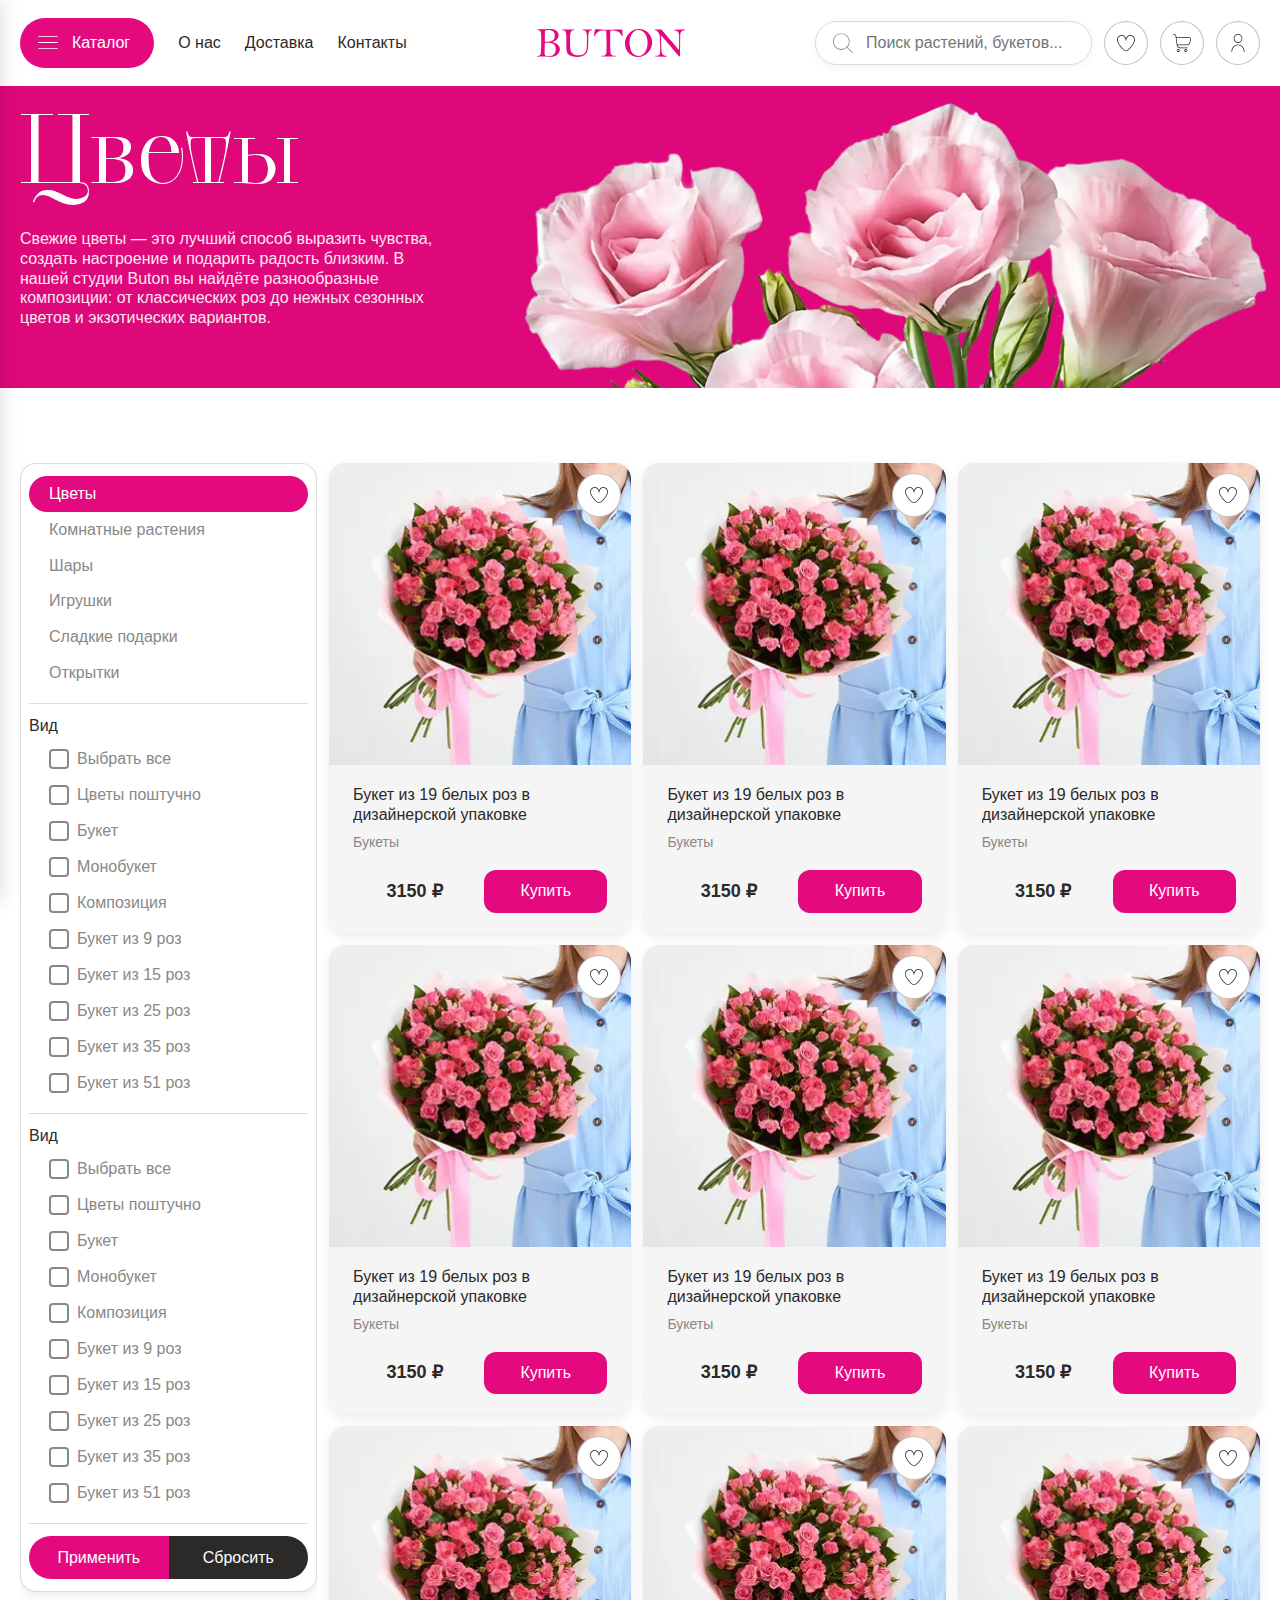
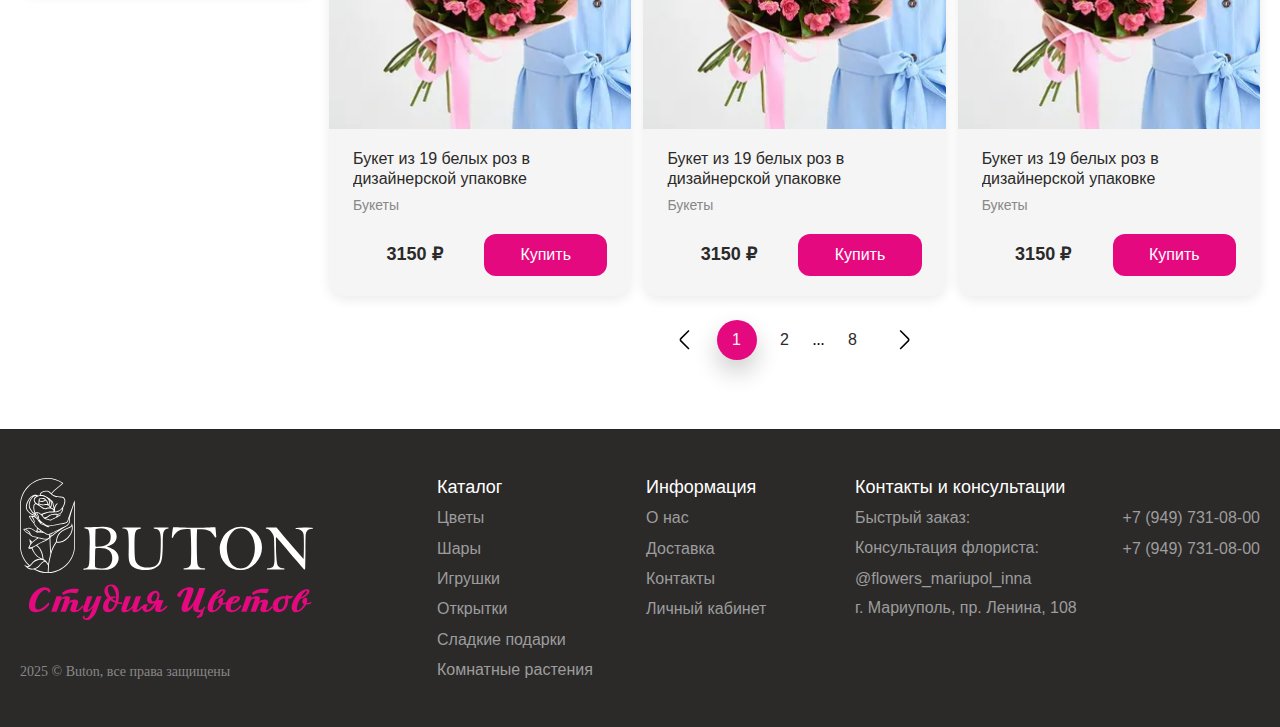
<file: catalog/index.html>
<!DOCTYPE html>
<html lang="ru">
<head>
	<meta charset="UTF-8">
	<meta name="viewport" content="width=device-width, initial-scale=1.0">
	<title>Каталог</title>
	<link rel="stylesheet" href="./../css/style.css?_v=20251028103628">

</head>
<body id="catalog">
	<div style="display: none;">
		<svg xmlns="http://www.w3.org/2000/svg" xmlns:xlink="http://www.w3.org/1999/xlink"><symbol viewBox="0 0 22 12" id="arrow_1" xmlns="http://www.w3.org/2000/svg"><path d="M1 1l8.872 8.607a2 2 0 002.83-.044L21 1" stroke="#E5097F" stroke-width="2" stroke-linecap="round" fill="none"/></symbol><symbol viewBox="0 0 22 12" id="arrow_2" xmlns="http://www.w3.org/2000/svg"><path d="M1 1l8.872 8.607a2 2 0 002.83-.044L21 1" stroke="#2b2a29" stroke-width="2" stroke-linecap="round" fill="none"/></symbol><symbol viewBox="0 0 22 12" id="arrow_2_white" xmlns="http://www.w3.org/2000/svg"><path d="M1 1l8.872 8.607a2 2 0 002.83-.044L21 1" stroke="#fff" stroke-width="2" stroke-linecap="round" fill="none"/></symbol><symbol viewBox="0 0 20 14" id="burger" xmlns="http://www.w3.org/2000/svg"><path d="M20 7a.412.412 0 01-.417.406H.417A.412.412 0 010 7c0-.224.187-.406.417-.406h19.166c.23 0 .417.182.417.406zM.417 1.312h19.166c.23 0 .417-.181.417-.406A.412.412 0 0019.583.5H.417A.412.412 0 000 .906c0 .225.187.406.417.406zm19.166 11.376H.417a.412.412 0 00-.417.406c0 .224.187.406.417.406h19.166c.23 0 .417-.182.417-.406a.412.412 0 00-.417-.406z"/></symbol><symbol viewBox="0 0 18 18" id="cart" xmlns="http://www.w3.org/2000/svg"><path d="M17.575 3.686A1.868 1.868 0 0016.125 3H3.367l-.192-1.382A1.882 1.882 0 001.319 0H.375a.375.375 0 000 .75h.944c.559 0 1.038.417 1.114.97l1.336 9.62a3.39 3.39 0 003.343 2.91h7.513a.375.375 0 000-.75H7.112a2.636 2.636 0 01-2.597-2.25h9.48a3.383 3.383 0 003.31-2.713l.658-3.295a1.868 1.868 0 00-.389-1.556zm-.347 1.41L16.57 8.39a2.632 2.632 0 01-2.574 2.11H4.41l-.937-6.75h12.652a1.125 1.125 0 011.104 1.346zM5.25 15c-.827 0-1.5.673-1.5 1.5s.673 1.5 1.5 1.5 1.5-.673 1.5-1.5-.673-1.5-1.5-1.5zm0 2.25a.75.75 0 11.002-1.502.75.75 0 01-.002 1.502zm7.5-2.25c-.827 0-1.5.673-1.5 1.5s.673 1.5 1.5 1.5 1.5-.673 1.5-1.5-.673-1.5-1.5-1.5zm0 2.25a.75.75 0 11.002-1.502.75.75 0 01-.002 1.502z"/></symbol><symbol fill="none" viewBox="0 0 18 20" id="delete" xmlns="http://www.w3.org/2000/svg"><path d="M12.152 9.045l-2.574 2.622 2.575 2.621c.159.163.159.427 0 .59a.404.404 0 01-.58 0L9 12.255l-2.574 2.621a.404.404 0 01-.58 0 .422.422 0 010-.589l2.575-2.621-2.574-2.622a.422.422 0 010-.59.404.404 0 01.578 0l2.574 2.623 2.574-2.622a.404.404 0 01.579 0c.16.162.16.427 0 .589h.002zM18 3.75c0 .23-.183.417-.409.417h-1.227c0 .012 0 .025-.002.038l-1.12 12.39C15.063 18.534 13.487 20 11.573 20H6.442c-1.912 0-3.488-1.462-3.665-3.4L1.638 4.206l-.002-.04H.41A.413.413 0 010 3.75c0-.23.183-.417.41-.417h4.113C4.727 1.461 6.29 0 8.182 0h1.636c1.892 0 3.455 1.46 3.66 3.333h4.113c.226 0 .408.187.408.417zM5.347 3.333h7.304c-.198-1.411-1.394-2.5-2.834-2.5H8.181c-1.44 0-2.635 1.089-2.834 2.5zm10.196.834H2.455L3.59 16.522c.138 1.508 1.364 2.645 2.85 2.645h5.132c1.49 0 2.715-1.139 2.852-2.65l1.117-12.35h.002z" fill="currentColor"/></symbol><symbol viewBox="0 0 18 16" id="favorit" xmlns="http://www.w3.org/2000/svg"><path d="M15.713.751c-1.411-.908-2.954-.995-4.345-.247-1.07.578-1.912 1.584-2.368 2.75-.455-1.166-1.297-2.172-2.369-2.75C5.241-.244 3.7-.157 2.288.751c-1.44.927-2.316 2.46-2.287 4 .064 3.393 3.604 7.816 6.867 10.49C7.486 15.746 8.242 16 9 16c.757 0 1.514-.253 2.132-.76C14.395 12.567 17.935 8.143 18 4.75c.03-1.54-.846-3.072-2.286-3.999zm-5.058 13.916a2.62 2.62 0 01-3.31 0C4.212 12.098.811 7.895.751 4.737c-.024-1.285.721-2.573 1.946-3.361C3.345.958 4.024.749 4.694.749c.54 0 1.073.136 1.58.41C7.66 1.904 8.626 3.57 8.626 5.21c0 .205.168.372.375.372a.374.374 0 00.375-.372c0-1.64.967-3.306 2.351-4.053 1.137-.611 2.407-.535 3.578.218 1.224.788 1.969 2.076 1.945 3.361-.06 3.158-3.461 7.361-6.595 9.93z"/></symbol><symbol viewBox="0 0 16 18" id="lock" xmlns="http://www.w3.org/2000/svg"><path d="M13.25 6.207V5.25A5.256 5.256 0 008 0a5.256 5.256 0 00-5.25 5.25v.957A3.37 3.37 0 00.5 9.375v5.25A3.38 3.38 0 003.875 18h8.25a3.38 3.38 0 003.375-3.375v-5.25a3.37 3.37 0 00-2.25-3.168zM3.5 5.25C3.5 2.768 5.518.75 8 .75s4.5 2.018 4.5 4.5v.788c-.124-.014-.247-.038-.375-.038h-8.25c-.128 0-.25.024-.375.038V5.25zm11.25 9.375a2.628 2.628 0 01-2.625 2.625h-8.25a2.628 2.628 0 01-2.625-2.625v-5.25A2.628 2.628 0 013.875 6.75h8.25a2.628 2.628 0 012.625 2.625v5.25zm-6.375-3.75v2.25a.375.375 0 01-.75 0v-2.25a.375.375 0 01.75 0z" fill="currentColor"/></symbol><symbol viewBox="0 0 148 28" id="logo" xmlns="http://www.w3.org/2000/svg"><path d="M15.181 12.938c2.567.68 4.49 1.629 5.77 2.853 1.28 1.219 1.916 2.706 1.916 4.455 0 1.877-.792 3.604-2.383 5.19-1.59 1.594-3.924 2.394-7.007 2.394-.58 0-1.506-.043-2.779-.135-.813-.049-1.258-.077-1.329-.077-4.257 0-7.127.042-8.62.127-.501 0-.749-.134-.749-.396 0-.135.071-.234.22-.284.14-.056.678-.17 1.612-.332.551-.1.99-.333 1.308-.701.318-.376.558-1.133.728-2.28.162-1.148.248-2.855.248-5.113 0-2.238.028-4.044.084-5.418.057-1.367.078-2.422.078-3.151 0-2.28-.085-4.107-.255-5.488C3.847 3.2 3.6 2.322 3.281 1.94c-.318-.375-.969-.644-1.959-.793-.402-.056-.6-.212-.6-.46 0-.262.198-.39.6-.39L5.098.34c1.23 0 2.39-.028 3.465-.078 2.425-.12 3.988-.177 4.688-.177 2.56 0 4.596.56 6.102 1.678 1.492 1.12 2.242 2.642 2.242 4.575 0 1.515-.488 2.818-1.471 3.909-.983 1.09-2.63 1.99-4.943 2.69zM8.04 1.558c-.127 3.017-.191 5.467-.191 7.343l.021 3.067c0 .41.057.672.177.786.12.106.438.162.968.162 2.645 0 4.766-.48 6.364-1.437 1.598-.963 2.397-2.57 2.397-4.83 0-1.919-.594-3.349-1.781-4.298C14.807 1.409 13.329.935 11.56.935c-1.025 0-2.206.205-3.521.623zm.014 12.357c-.191.347-.29.949-.29 1.813l-.141 6.458c0 2.28.056 3.548.17 3.817.12.262.522.482 1.202.666.685.177 1.767.269 3.245.269 1.315 0 2.383-.184 3.203-.552.827-.369 1.584-1.098 2.27-2.182.693-1.083 1.04-2.379 1.04-3.894 0-2.252-.658-3.902-1.98-4.957-1.323-1.056-3.275-1.587-5.855-1.587-.87 0-1.825.05-2.864.149zM26.092.468h10.373c.594 0 .89.127.89.375s-.219.39-.664.432c-.983.099-1.711.368-2.185.807-.474.446-.827 1.225-1.075 2.344-.24 1.119-.36 3.52-.36 7.195 0 4.411.127 7.463.381 9.163.262 1.7 1.061 3.052 2.412 4.058 1.35.998 3.188 1.501 5.515 1.501 2.44 0 4.292-.46 5.565-1.388 1.273-.928 2.1-2.301 2.481-4.128.382-1.82.573-5.786.573-11.883 0-3.137-.325-5.19-.976-6.168-.65-.97-1.612-1.459-2.885-1.459-.509 0-.763-.149-.763-.439 0-.276.34-.41 1.011-.41h8.23c.375 0 .559.134.559.41 0 .198-.148.312-.453.354-1.032.156-1.788.489-2.276.999-.481.51-.8 1.437-.948 2.783-.148 1.338-.226 3.307-.226 5.913 0 3.25-.12 6.005-.36 8.278-.248 2.266-.764 3.959-1.57 5.07-.8 1.112-2.008 2.012-3.614 2.698-1.612.687-3.592 1.027-5.94 1.027-2.41 0-4.454-.382-6.15-1.154-1.69-.765-2.836-1.785-3.437-3.052-.601-1.268-.905-3.159-.905-5.68l.084-5.75c0-5.113-.219-8.236-.65-9.375-.438-1.14-1.372-1.728-2.807-1.757-.467 0-.7-.113-.7-.34 0-.283.29-.424.87-.424zm43.054 1.104a99.394 99.394 0 00-2.284-.042c-2.99 0-5.154.623-6.498 1.862-1.343 1.246-2.128 2.344-2.347 3.314-.064.347-.248.517-.538.517-.134 0-.261-.064-.382-.19.071-1.644.34-3.86.807-6.65A40.866 40.866 0 0159.169.34c1.075 0 2.517.057 4.328.17 1.944.113 4.928.17 8.944.17 4.116 0 6.795-.05 8.04-.142 1.131-.106 2.687-.156 4.66-.156.162.992.275 2.033.325 3.11.085 1.224.17 2.088.247 2.584.014.113.021.227.021.354 0 .333-.14.496-.431.496a.576.576 0 01-.438-.177c-.12-.12-.39-.51-.806-1.176-.722-1.126-1.471-1.976-2.249-2.556a6.135 6.135 0 00-2.602-1.112c-.961-.163-2.899-.276-5.82-.333-.14 2.09-.211 4.483-.211 7.167 0 8.894.19 14.134.565 15.728.382 1.593 1.733 2.386 4.059 2.386.566 0 .848.12.848.354 0 .276-.268.41-.805.41h-12.7c-.333 0-.495-.134-.495-.396s.325-.39.969-.39c1.089 0 1.973-.311 2.637-.927.672-.616 1.054-1.445 1.16-2.5.106-1.055.156-4.093.156-9.12 0-4.292-.142-8.527-.425-12.712zm18.78 12.293c0-1.87.566-3.923 1.697-6.153 1.131-2.238 2.786-4.08 4.964-5.53C96.757.728 99.21 0 101.948 0c3.825 0 6.986 1.367 9.474 4.107 2.497 2.741 3.741 5.87 3.741 9.383 0 3.74-1.379 7.089-4.144 10.056-2.757 2.967-6.08 4.454-9.962 4.454-3.713 0-6.831-1.303-9.348-3.902-2.524-2.599-3.783-6.012-3.783-10.233zm4.582-.68c0 2.267.347 4.582 1.04 6.962.692 2.38 1.781 4.107 3.26 5.177 1.484 1.076 3.068 1.614 4.758 1.614 2.729 0 4.914-1.331 6.554-3.987 1.641-2.655 2.461-5.729 2.461-9.22 0-3.385-.834-6.359-2.51-8.915-1.676-2.557-3.868-3.839-6.569-3.839-2.036 0-3.733.68-5.09 2.047-1.358 1.367-2.348 3.002-2.97 4.9-.623 1.898-.934 3.654-.934 5.262zM124.596.596c.827 1.119 2.269 2.86 4.313 5.212l6.639 7.705 6.385 7.385c.142-2.5.212-5.75.212-9.744 0-3.002-.063-5.006-.184-6.026-.127-1.013-.587-1.87-1.385-2.563-.799-.688-1.796-1.034-2.984-1.034-.559 0-.835-.12-.835-.354 0-.135.057-.241.177-.298.113-.064 1.046-.127 2.786-.19 1.74-.065 3.203-.093 4.391-.093l2.793.021h.452c.432 0 .644.12.644.361 0 .213-.184.34-.559.383-1.393.148-2.397.516-3.005 1.09-.615.574-.983 1.402-1.096 2.479-.12 1.083-.176 4.716-.176 10.898l-.205 10.962c0 .553-.135.829-.411.829a.659.659 0 01-.275-.085c-.121-.057-.736-.758-1.853-2.096a328.288 328.288 0 00-4.137-4.809 149.64 149.64 0 01-3.867-4.539c-2.065-2.507-3.359-4.043-3.903-4.624-2.001-2.132-3.182-3.498-3.543-4.107-.233-.418-.453-.623-.643-.623-.142 0-.212.269-.212.807l.042 3.222c0 4.086.113 7.35.333 9.793.219 2.437.452 3.867.692 4.292.241.418.658.843 1.259 1.274.601.432 1.237.645 1.909.645.912 0 1.365.162 1.365.495 0 .248-.255.376-.764.376l-9.949-.021c-.466 0-.7-.12-.7-.354 0-.277.227-.411.679-.411 1.697 0 2.829-.375 3.394-1.133.566-.758.849-2.365.849-4.823l-.156-7.3c-.035-4.3-.169-6.827-.403-7.592-.233-.765-.756-1.692-1.57-2.79-.813-1.098-1.739-1.72-2.771-1.855-.467-.057-.701-.192-.701-.397 0-.27.305-.41.906-.41l6.067.042z" fill="#E5097F"/></symbol><symbol viewBox="0 0 18 16" id="mail" xmlns="http://www.w3.org/2000/svg"><path d="M14.625.5H3.375A3.38 3.38 0 000 3.875v8.25A3.38 3.38 0 003.375 15.5h11.25A3.38 3.38 0 0018 12.125v-8.25A3.38 3.38 0 0014.625.5zm-11.25.75h11.25c.813 0 1.532.38 2.015.962l-5.769 5.77a2.641 2.641 0 01-1.873.768c-.685-.013-1.369-.27-1.868-.769L1.36 2.212a2.61 2.61 0 012.015-.962zM17.25 12.125a2.628 2.628 0 01-2.625 2.625H3.375A2.628 2.628 0 01.75 12.125v-8.25c0-.358.073-.698.203-1.01L6.6 8.511a3.349 3.349 0 002.383.989c.898 0 1.781-.35 2.42-.989l5.646-5.645c.13.31.203.651.203 1.009l-.001 8.25z" fill="currentColor"/></symbol><symbol viewBox="0 0 20 20" id="search" xmlns="http://www.w3.org/2000/svg"><path d="M19.878 19.288l-5.374-5.374a8.292 8.292 0 002.163-5.58C16.667 3.737 12.928 0 8.333 0S0 3.738 0 8.333c0 4.595 3.738 8.334 8.333 8.334a8.283 8.283 0 005.58-2.164l5.375 5.375a.417.417 0 10.59-.59zM.833 8.333c0-4.135 3.365-7.5 7.5-7.5s7.5 3.365 7.5 7.5-3.364 7.5-7.5 7.5-7.5-3.365-7.5-7.5z"/></symbol><symbol viewBox="0 0 14 18" id="user" xmlns="http://www.w3.org/2000/svg"><path d="M7 9c2.39 0 4.333-2.018 4.333-4.5S9.39 0 7 0 2.667 2.018 2.667 4.5 4.61 9 7 9zM7 .75c1.991 0 3.611 1.682 3.611 3.75S8.991 8.25 7 8.25 3.389 6.568 3.389 4.5 5.009.75 7 .75zm6.5 16.5v.375a.368.368 0 01-.361.375.368.368 0 01-.361-.375v-.375c0-3.308-2.592-6-5.778-6-3.186 0-5.778 2.692-5.778 6v.375a.368.368 0 01-.36.375.368.368 0 01-.362-.375v-.375c0-3.722 2.916-6.75 6.5-6.75s6.5 3.028 6.5 6.75z"/></symbol></svg>
	</div>
	<div class="wrapper">
		<header class="header">
	<div class="container">
		<div class="header__inner">
			<!-- Меню -->
			<nav class="header__nav">
				<ul class="nav-list">
					<li>
						<a href="./" class="nav-link btn-link">
							<svg class="btn-link__icon icon">
								<use href="#burger"></use>
							</svg>
							<span class="btn-link__content">Каталог</span>
					</a>
				</li>
					<li><a href="./../about.html" class="nav-link">О нас</a></li>
					<li><a href="./../#delivery" class="nav-link">Доставка</a></li>
					<li><a href="./../contacts.html" class="nav-link">Контакты</a></li>
				</ul>
			</nav>

			<!-- Логотип -->
			<a href="./../" class="header__logo">
				<svg class="logo__icon icon">
					<use href="#logo"></use>
				</svg>
			</a>
			<div class="header__icons">
				<form class="header__search">
					<input type="text" placeholder="Поиск растений, букетов..." class="search-input">
					<button title="Найти" type="submit" class="search-submit">
						<svg>
							<use href="#search"></use>
						</svg>
					</button>
				</form>
				<a
	href="./../favorite.html"
	title="Добавить в избранное"
	class="button circle "
>
	<span class="button__icon">
		<svg>
			<use class="icon" href="#favorit"></use>
		</svg>
	</span>
</a>
				<a
	href="./../cart.html"
	title="Перейти в корзину"
	class="button circle "
>
	<span class="button__icon">
		<svg>
			<use class="icon" href="#cart"></use>
		</svg>
	</span>
</a>
				<button
	type="button"
	title="Личный кабинет"
	class="button circle "
>
	<span class="button__icon">
		<svg>
			<use class="icon" href="#user"></use>
		</svg>
	</span>
</button>
			</div>
		</div>
		<div class="header__mob">
			<a href="./../" class="header__logo header__logo--mob">
				<svg class="logo__icon icon">
					<use href="#logo"></use>
				</svg>
			</a>
			<form class="header__search">
				<input type="text" placeholder="Поиск растений, букетов..." class="search-input">
				<button title="Найти" type="submit" class="search-submit">
					<svg>
						<use href="#search"></use>
					</svg>
				</button>
			</form>
			<button type="button" title="меню" class="button circle colored header__mob-btn menu-toggle"
				aria-label="Открыть меню">
				<span class="button__icon">
					<svg>
						<use class="icon" href="#burger"></use>
					</svg>
				</span>
			</button>
		</div>
	</div>
</header>
		<main class="main">
			<section class="section-hero__page">
	<div class="container">
		<div class="section-hero__content">
			<h1 class="section-hero__title">Цветы</h1>
			<p class="section-hero__text">Свежие цветы — это лучший способ выразить чувства, создать настроение и подарить радость близким. В нашей студии Buton вы найдёте разнообразные композиции: от классических роз до нежных сезонных цветов и экзотических вариантов.</p>
		</div>
		<div class="section-hero__img">
			<picture><source srcset="./../img/hero_banner_bouquet_1.webp" type="image/webp"><img src="./../img/hero_banner_bouquet_1.png" alt=""></picture>
		</div>
	</div>
</section>
			<div class="mob-text">
				<div class="container">
					<p>
						Свежие цветы — это лучший способ выразить чувства, создать настроение и подарить радость близким. В нашей студии Buton
						вы найдёте разнообразные композиции: от классических роз до нежных сезонных цветов и экзотических вариантов.
					</p>
				</div>
			</div>
			<section class="section section-layout">
				<div class="container">
					<div class="section-layout__wrapper">
						<button class="button filters-show-btn">
							<span class="button__content">
								Фильтры
							</span>
							<span class="button__icon">
								<svg>
									<use class="icon" href="#arrow_2_white"></use>
								</svg>
							</span>
						</button>
						<aside class="section-layout__sidebar filters" id="filters">
							<div class="section-layout__sidebar-wrapper">
								<div class="filters-block">
									<ul class="filters-block__list">
										<li class="filters-block__item">
											<a class="filters-block__item_link active" href="#">Цветы</a>
										</li>
										<li class="filters-block__item">
											<a class="filters-block__item_link" href="#">Комнатные растения</a>
										</li>
										<li class="filters-block__item">
											<a class="filters-block__item_link" href="#">Шары</a>
										</li>
										<li class="filters-block__item">
											<a class="filters-block__item_link" href="#">Игрушки</a>
										</li>
										<li class="filters-block__item">
											<a class="filters-block__item_link" href="#">Сладкие подарки</a>
										</li>
										<li class="filters-block__item">
											<a class="filters-block__item_link" href="#">Открытки</a>
										</li>
									</ul>
								</div>
								<div class="filters-block">
									<span class="filters-block__title" id="filterTypeProducts">Вид</span>
									<ul class="filters-block__list">
										<li class="filters-block__item">
											<span class="check-block">
												<input class="check-block__input" type="checkbox" name="check_all" id="checkAll">
												<label for="checkAll" class="check-block__label">Выбрать все</label>
											</span>
										</li>
								
										<li class="filters-block__item">
											<span class="check-block">
												<input class="check-block__input" type="checkbox" name="check_flowers_individually"
													id="checkFlowersIndividually">
												<label for="checkFlowersIndividually" class="check-block__label">Цветы поштучно</label>
											</span>
										</li>
								
										<li class="filters-block__item">
											<span class="check-block">
												<input class="check-block__input" type="checkbox" name="check_bouquet" id="checkBouquet">
												<label for="checkBouquet" class="check-block__label">Букет</label>
											</span>
										</li>
								
										<li class="filters-block__item">
											<span class="check-block">
												<input class="check-block__input" type="checkbox" name="check_monobouquet" id="checkMonobouquet">
												<label for="checkMonobouquet" class="check-block__label">Монобукет</label>
											</span>
										</li>
								
										<li class="filters-block__item">
											<span class="check-block">
												<input class="check-block__input" type="checkbox" name="check_composition" id="checkComposition">
												<label for="checkComposition" class="check-block__label">Композиция</label>
											</span>
										</li>
								
										<li class="filters-block__item">
											<span class="check-block">
												<input class="check-block__input" type="checkbox" name="check_bouquet9" id="checkBouquet9">
												<label for="checkBouquet9" class="check-block__label">Букет из 9 роз</label>
											</span>
										</li>
								
										<li class="filters-block__item">
											<span class="check-block">
												<input class="check-block__input" type="checkbox" name="check_bouquet15" id="checkBouquet15">
												<label for="checkBouquet15" class="check-block__label">Букет из 15 роз</label>
											</span>
										</li>
								
										<li class="filters-block__item">
											<span class="check-block">
												<input class="check-block__input" type="checkbox" name="check_bouquet25" id="checkBouquet25">
												<label for="checkBouquet25" class="check-block__label">Букет из 25 роз</label>
											</span>
										</li>
								
										<li class="filters-block__item">
											<span class="check-block">
												<input class="check-block__input" type="checkbox" name="check_bouquet35" id="checkBouquet35">
												<label for="checkBouquet35" class="check-block__label">Букет из 35 роз</label>
											</span>
										</li>
								
										<li class="filters-block__item">
											<span class="check-block">
												<input class="check-block__input" type="checkbox" name="check_bouquet51" id="checkBouquet51">
												<label for="checkBouquet51" class="check-block__label">Букет из 51 роз</label>
											</span>
										</li>
									</ul>
								</div>
								<div class="filters-block">
									<span class="filters-block__title">Вид</span>
									<ul class="filters-block__list">
										<li class="filters-block__item">
											<span class="check-block">
												<input class="check-block__input" type="checkbox" name="check_all" id="checkAll2">
												<label for="checkAll2" class="check-block__label">Выбрать все</label>
											</span>
										</li>
								
										<li class="filters-block__item">
											<span class="check-block">
												<input class="check-block__input" type="checkbox" name="check_flowers_individually"
													id="checkFlowersIndividually2">
												<label for="checkFlowersIndividually2" class="check-block__label">Цветы поштучно</label>
											</span>
										</li>
								
										<li class="filters-block__item">
											<span class="check-block">
												<input class="check-block__input" type="checkbox" name="check_bouquet" id="checkBouquet2">
												<label for="checkBouquet2" class="check-block__label">Букет</label>
											</span>
										</li>
								
										<li class="filters-block__item">
											<span class="check-block">
												<input class="check-block__input" type="checkbox" name="check_monobouquet" id="checkMonobouquet2">
												<label for="checkMonobouquet2" class="check-block__label">Монобукет</label>
											</span>
										</li>
								
										<li class="filters-block__item">
											<span class="check-block">
												<input class="check-block__input" type="checkbox" name="check_composition" id="checkComposition2">
												<label for="checkComposition2" class="check-block__label">Композиция</label>
											</span>
										</li>
								
										<li class="filters-block__item">
											<span class="check-block">
												<input class="check-block__input" type="checkbox" name="check_bouquet9" id="checkBouquet92">
												<label for="checkBouquet92" class="check-block__label">Букет из 9 роз</label>
											</span>
										</li>
								
										<li class="filters-block__item">
											<span class="check-block">
												<input class="check-block__input" type="checkbox" name="check_bouquet15" id="checkBouquet152">
												<label for="checkBouquet152" class="check-block__label">Букет из 15 роз</label>
											</span>
										</li>
								
										<li class="filters-block__item">
											<span class="check-block">
												<input class="check-block__input" type="checkbox" name="check_bouquet25" id="checkBouquet252">
												<label for="checkBouquet252" class="check-block__label">Букет из 25 роз</label>
											</span>
										</li>
								
										<li class="filters-block__item">
											<span class="check-block">
												<input class="check-block__input" type="checkbox" name="check_bouquet35" id="checkBouquet352">
												<label for="checkBouquet352" class="check-block__label">Букет из 35 роз</label>
											</span>
										</li>
								
										<li class="filters-block__item">
											<span class="check-block">
												<input class="check-block__input" type="checkbox" name="check_bouquet51" id="checkBouquet512">
												<label for="checkBouquet512" class="check-block__label">Букет из 51 роз</label>
											</span>
										</li>
									</ul>
								</div>
								<div class="filters__btns" id="filtersBtns">
									<button class="filters__btn filters__btn--apply" id="filtersApply">Применить</button>
									<button class="filters__btn filters__btn--reset" id="filtersReset">Сбросить</button>
								</div>
							</div>
						</aside>
						<div class="section-layout__content">
							<div class="products-grid">
								<div class="product-card">
	<div class="product-card__image-wrapper">
		<picture><source srcset="./../img/card_img.webp" type="image/webp"><img src="./../img/card_img.png" alt="Букет из 19 белых роз в дизайнерской упаковке" class="product-card__image"></picture>
		<button
	type="button"
	title="Добавить в избранное"
	class="button circle product-card__heart-btn"
>
	<span class="button__icon">
		<svg>
			<use class="icon" href="#favorit"></use>
		</svg>
	</span>
</button>
	</div>
	<div class="product-card__content">
		<div class="product-card__body">
			<a href="./product.html" class="product-card__text">Букет из 19 белых роз в дизайнерской упаковке</a>
			<a href="./" class="product-card__category">Букеты</a>
		</div>
		<div class="product-card__footer">
			<span class="product-card__price">3150 ₽</span>
			<button
	type="button"
	title="Добавить в корзину"
	class="button product-card__cart-btn"
>
	<span class="button__content">
		Купить
	</span>
</button>
		</div>
	</div>
</div>
								<div class="product-card">
	<div class="product-card__image-wrapper">
		<picture><source srcset="./../img/card_img.webp" type="image/webp"><img src="./../img/card_img.png" alt="Букет из 19 белых роз в дизайнерской упаковке" class="product-card__image"></picture>
		<button
	type="button"
	title="Добавить в избранное"
	class="button circle product-card__heart-btn"
>
	<span class="button__icon">
		<svg>
			<use class="icon" href="#favorit"></use>
		</svg>
	</span>
</button>
	</div>
	<div class="product-card__content">
		<div class="product-card__body">
			<a href="./product.html" class="product-card__text">Букет из 19 белых роз в дизайнерской упаковке</a>
			<a href="./" class="product-card__category">Букеты</a>
		</div>
		<div class="product-card__footer">
			<span class="product-card__price">3150 ₽</span>
			<button
	type="button"
	title="Добавить в корзину"
	class="button product-card__cart-btn"
>
	<span class="button__content">
		Купить
	</span>
</button>
		</div>
	</div>
</div>
								<div class="product-card">
	<div class="product-card__image-wrapper">
		<picture><source srcset="./../img/card_img.webp" type="image/webp"><img src="./../img/card_img.png" alt="Букет из 19 белых роз в дизайнерской упаковке" class="product-card__image"></picture>
		<button
	type="button"
	title="Добавить в избранное"
	class="button circle product-card__heart-btn"
>
	<span class="button__icon">
		<svg>
			<use class="icon" href="#favorit"></use>
		</svg>
	</span>
</button>
	</div>
	<div class="product-card__content">
		<div class="product-card__body">
			<a href="./product.html" class="product-card__text">Букет из 19 белых роз в дизайнерской упаковке</a>
			<a href="./" class="product-card__category">Букеты</a>
		</div>
		<div class="product-card__footer">
			<span class="product-card__price">3150 ₽</span>
			<button
	type="button"
	title="Добавить в корзину"
	class="button product-card__cart-btn"
>
	<span class="button__content">
		Купить
	</span>
</button>
		</div>
	</div>
</div>
								<div class="product-card">
	<div class="product-card__image-wrapper">
		<picture><source srcset="./../img/card_img.webp" type="image/webp"><img src="./../img/card_img.png" alt="Букет из 19 белых роз в дизайнерской упаковке" class="product-card__image"></picture>
		<button
	type="button"
	title="Добавить в избранное"
	class="button circle product-card__heart-btn"
>
	<span class="button__icon">
		<svg>
			<use class="icon" href="#favorit"></use>
		</svg>
	</span>
</button>
	</div>
	<div class="product-card__content">
		<div class="product-card__body">
			<a href="./product.html" class="product-card__text">Букет из 19 белых роз в дизайнерской упаковке</a>
			<a href="./" class="product-card__category">Букеты</a>
		</div>
		<div class="product-card__footer">
			<span class="product-card__price">3150 ₽</span>
			<button
	type="button"
	title="Добавить в корзину"
	class="button product-card__cart-btn"
>
	<span class="button__content">
		Купить
	</span>
</button>
		</div>
	</div>
</div>
								<div class="product-card">
	<div class="product-card__image-wrapper">
		<picture><source srcset="./../img/card_img.webp" type="image/webp"><img src="./../img/card_img.png" alt="Букет из 19 белых роз в дизайнерской упаковке" class="product-card__image"></picture>
		<button
	type="button"
	title="Добавить в избранное"
	class="button circle product-card__heart-btn"
>
	<span class="button__icon">
		<svg>
			<use class="icon" href="#favorit"></use>
		</svg>
	</span>
</button>
	</div>
	<div class="product-card__content">
		<div class="product-card__body">
			<a href="./product.html" class="product-card__text">Букет из 19 белых роз в дизайнерской упаковке</a>
			<a href="./" class="product-card__category">Букеты</a>
		</div>
		<div class="product-card__footer">
			<span class="product-card__price">3150 ₽</span>
			<button
	type="button"
	title="Добавить в корзину"
	class="button product-card__cart-btn"
>
	<span class="button__content">
		Купить
	</span>
</button>
		</div>
	</div>
</div>
								<div class="product-card">
	<div class="product-card__image-wrapper">
		<picture><source srcset="./../img/card_img.webp" type="image/webp"><img src="./../img/card_img.png" alt="Букет из 19 белых роз в дизайнерской упаковке" class="product-card__image"></picture>
		<button
	type="button"
	title="Добавить в избранное"
	class="button circle product-card__heart-btn"
>
	<span class="button__icon">
		<svg>
			<use class="icon" href="#favorit"></use>
		</svg>
	</span>
</button>
	</div>
	<div class="product-card__content">
		<div class="product-card__body">
			<a href="./product.html" class="product-card__text">Букет из 19 белых роз в дизайнерской упаковке</a>
			<a href="./" class="product-card__category">Букеты</a>
		</div>
		<div class="product-card__footer">
			<span class="product-card__price">3150 ₽</span>
			<button
	type="button"
	title="Добавить в корзину"
	class="button product-card__cart-btn"
>
	<span class="button__content">
		Купить
	</span>
</button>
		</div>
	</div>
</div>
								<div class="product-card">
	<div class="product-card__image-wrapper">
		<picture><source srcset="./../img/card_img.webp" type="image/webp"><img src="./../img/card_img.png" alt="Букет из 19 белых роз в дизайнерской упаковке" class="product-card__image"></picture>
		<button
	type="button"
	title="Добавить в избранное"
	class="button circle product-card__heart-btn"
>
	<span class="button__icon">
		<svg>
			<use class="icon" href="#favorit"></use>
		</svg>
	</span>
</button>
	</div>
	<div class="product-card__content">
		<div class="product-card__body">
			<a href="./product.html" class="product-card__text">Букет из 19 белых роз в дизайнерской упаковке</a>
			<a href="./" class="product-card__category">Букеты</a>
		</div>
		<div class="product-card__footer">
			<span class="product-card__price">3150 ₽</span>
			<button
	type="button"
	title="Добавить в корзину"
	class="button product-card__cart-btn"
>
	<span class="button__content">
		Купить
	</span>
</button>
		</div>
	</div>
</div>
								<div class="product-card">
	<div class="product-card__image-wrapper">
		<picture><source srcset="./../img/card_img.webp" type="image/webp"><img src="./../img/card_img.png" alt="Букет из 19 белых роз в дизайнерской упаковке" class="product-card__image"></picture>
		<button
	type="button"
	title="Добавить в избранное"
	class="button circle product-card__heart-btn"
>
	<span class="button__icon">
		<svg>
			<use class="icon" href="#favorit"></use>
		</svg>
	</span>
</button>
	</div>
	<div class="product-card__content">
		<div class="product-card__body">
			<a href="./product.html" class="product-card__text">Букет из 19 белых роз в дизайнерской упаковке</a>
			<a href="./" class="product-card__category">Букеты</a>
		</div>
		<div class="product-card__footer">
			<span class="product-card__price">3150 ₽</span>
			<button
	type="button"
	title="Добавить в корзину"
	class="button product-card__cart-btn"
>
	<span class="button__content">
		Купить
	</span>
</button>
		</div>
	</div>
</div>
								<div class="product-card">
	<div class="product-card__image-wrapper">
		<picture><source srcset="./../img/card_img.webp" type="image/webp"><img src="./../img/card_img.png" alt="Букет из 19 белых роз в дизайнерской упаковке" class="product-card__image"></picture>
		<button
	type="button"
	title="Добавить в избранное"
	class="button circle product-card__heart-btn"
>
	<span class="button__icon">
		<svg>
			<use class="icon" href="#favorit"></use>
		</svg>
	</span>
</button>
	</div>
	<div class="product-card__content">
		<div class="product-card__body">
			<a href="./product.html" class="product-card__text">Букет из 19 белых роз в дизайнерской упаковке</a>
			<a href="./" class="product-card__category">Букеты</a>
		</div>
		<div class="product-card__footer">
			<span class="product-card__price">3150 ₽</span>
			<button
	type="button"
	title="Добавить в корзину"
	class="button product-card__cart-btn"
>
	<span class="button__content">
		Купить
	</span>
</button>
		</div>
	</div>
</div>
								<div class="product-card">
	<div class="product-card__image-wrapper">
		<picture><source srcset="./../img/card_img.webp" type="image/webp"><img src="./../img/card_img.png" alt="Букет из 19 белых роз в дизайнерской упаковке" class="product-card__image"></picture>
		<button
	type="button"
	title="Добавить в избранное"
	class="button circle product-card__heart-btn"
>
	<span class="button__icon">
		<svg>
			<use class="icon" href="#favorit"></use>
		</svg>
	</span>
</button>
	</div>
	<div class="product-card__content">
		<div class="product-card__body">
			<a href="./product.html" class="product-card__text">Букет из 19 белых роз в дизайнерской упаковке</a>
			<a href="./" class="product-card__category">Букеты</a>
		</div>
		<div class="product-card__footer">
			<span class="product-card__price">3150 ₽</span>
			<button
	type="button"
	title="Добавить в корзину"
	class="button product-card__cart-btn"
>
	<span class="button__content">
		Купить
	</span>
</button>
		</div>
	</div>
</div>
								<div class="product-card">
	<div class="product-card__image-wrapper">
		<picture><source srcset="./../img/card_img.webp" type="image/webp"><img src="./../img/card_img.png" alt="Букет из 19 белых роз в дизайнерской упаковке" class="product-card__image"></picture>
		<button
	type="button"
	title="Добавить в избранное"
	class="button circle product-card__heart-btn"
>
	<span class="button__icon">
		<svg>
			<use class="icon" href="#favorit"></use>
		</svg>
	</span>
</button>
	</div>
	<div class="product-card__content">
		<div class="product-card__body">
			<a href="./product.html" class="product-card__text">Букет из 19 белых роз в дизайнерской упаковке</a>
			<a href="./" class="product-card__category">Букеты</a>
		</div>
		<div class="product-card__footer">
			<span class="product-card__price">3150 ₽</span>
			<button
	type="button"
	title="Добавить в корзину"
	class="button product-card__cart-btn"
>
	<span class="button__content">
		Купить
	</span>
</button>
		</div>
	</div>
</div>
								<div class="product-card">
	<div class="product-card__image-wrapper">
		<picture><source srcset="./../img/card_img.webp" type="image/webp"><img src="./../img/card_img.png" alt="Букет из 19 белых роз в дизайнерской упаковке" class="product-card__image"></picture>
		<button
	type="button"
	title="Добавить в избранное"
	class="button circle product-card__heart-btn"
>
	<span class="button__icon">
		<svg>
			<use class="icon" href="#favorit"></use>
		</svg>
	</span>
</button>
	</div>
	<div class="product-card__content">
		<div class="product-card__body">
			<a href="./product.html" class="product-card__text">Букет из 19 белых роз в дизайнерской упаковке</a>
			<a href="./" class="product-card__category">Букеты</a>
		</div>
		<div class="product-card__footer">
			<span class="product-card__price">3150 ₽</span>
			<button
	type="button"
	title="Добавить в корзину"
	class="button product-card__cart-btn"
>
	<span class="button__content">
		Купить
	</span>
</button>
		</div>
	</div>
</div>
								<div class="product-card">
	<div class="product-card__image-wrapper">
		<picture><source srcset="./../img/card_img.webp" type="image/webp"><img src="./../img/card_img.png" alt="Букет из 19 белых роз в дизайнерской упаковке" class="product-card__image"></picture>
		<button
	type="button"
	title="Добавить в избранное"
	class="button circle product-card__heart-btn"
>
	<span class="button__icon">
		<svg>
			<use class="icon" href="#favorit"></use>
		</svg>
	</span>
</button>
	</div>
	<div class="product-card__content">
		<div class="product-card__body">
			<a href="./product.html" class="product-card__text">Букет из 19 белых роз в дизайнерской упаковке</a>
			<a href="./" class="product-card__category">Букеты</a>
		</div>
		<div class="product-card__footer">
			<span class="product-card__price">3150 ₽</span>
			<button
	type="button"
	title="Добавить в корзину"
	class="button product-card__cart-btn"
>
	<span class="button__content">
		Купить
	</span>
</button>
		</div>
	</div>
</div>
								<div class="product-card">
	<div class="product-card__image-wrapper">
		<picture><source srcset="./../img/card_img.webp" type="image/webp"><img src="./../img/card_img.png" alt="Букет из 19 белых роз в дизайнерской упаковке" class="product-card__image"></picture>
		<button
	type="button"
	title="Добавить в избранное"
	class="button circle product-card__heart-btn"
>
	<span class="button__icon">
		<svg>
			<use class="icon" href="#favorit"></use>
		</svg>
	</span>
</button>
	</div>
	<div class="product-card__content">
		<div class="product-card__body">
			<a href="./product.html" class="product-card__text">Букет из 19 белых роз в дизайнерской упаковке</a>
			<a href="./" class="product-card__category">Букеты</a>
		</div>
		<div class="product-card__footer">
			<span class="product-card__price">3150 ₽</span>
			<button
	type="button"
	title="Добавить в корзину"
	class="button product-card__cart-btn"
>
	<span class="button__content">
		Купить
	</span>
</button>
		</div>
	</div>
</div>
								<div class="product-card">
	<div class="product-card__image-wrapper">
		<picture><source srcset="./../img/card_img.webp" type="image/webp"><img src="./../img/card_img.png" alt="Букет из 19 белых роз в дизайнерской упаковке" class="product-card__image"></picture>
		<button
	type="button"
	title="Добавить в избранное"
	class="button circle product-card__heart-btn"
>
	<span class="button__icon">
		<svg>
			<use class="icon" href="#favorit"></use>
		</svg>
	</span>
</button>
	</div>
	<div class="product-card__content">
		<div class="product-card__body">
			<a href="./product.html" class="product-card__text">Букет из 19 белых роз в дизайнерской упаковке</a>
			<a href="./" class="product-card__category">Букеты</a>
		</div>
		<div class="product-card__footer">
			<span class="product-card__price">3150 ₽</span>
			<button
	type="button"
	title="Добавить в корзину"
	class="button product-card__cart-btn"
>
	<span class="button__content">
		Купить
	</span>
</button>
		</div>
	</div>
</div>
								<div class="product-card">
	<div class="product-card__image-wrapper">
		<picture><source srcset="./../img/card_img.webp" type="image/webp"><img src="./../img/card_img.png" alt="Букет из 19 белых роз в дизайнерской упаковке" class="product-card__image"></picture>
		<button
	type="button"
	title="Добавить в избранное"
	class="button circle product-card__heart-btn"
>
	<span class="button__icon">
		<svg>
			<use class="icon" href="#favorit"></use>
		</svg>
	</span>
</button>
	</div>
	<div class="product-card__content">
		<div class="product-card__body">
			<a href="./product.html" class="product-card__text">Букет из 19 белых роз в дизайнерской упаковке</a>
			<a href="./" class="product-card__category">Букеты</a>
		</div>
		<div class="product-card__footer">
			<span class="product-card__price">3150 ₽</span>
			<button
	type="button"
	title="Добавить в корзину"
	class="button product-card__cart-btn"
>
	<span class="button__content">
		Купить
	</span>
</button>
		</div>
	</div>
</div>
								<div class="product-card">
	<div class="product-card__image-wrapper">
		<picture><source srcset="./../img/card_img.webp" type="image/webp"><img src="./../img/card_img.png" alt="Букет из 19 белых роз в дизайнерской упаковке" class="product-card__image"></picture>
		<button
	type="button"
	title="Добавить в избранное"
	class="button circle product-card__heart-btn"
>
	<span class="button__icon">
		<svg>
			<use class="icon" href="#favorit"></use>
		</svg>
	</span>
</button>
	</div>
	<div class="product-card__content">
		<div class="product-card__body">
			<a href="./product.html" class="product-card__text">Букет из 19 белых роз в дизайнерской упаковке</a>
			<a href="./" class="product-card__category">Букеты</a>
		</div>
		<div class="product-card__footer">
			<span class="product-card__price">3150 ₽</span>
			<button
	type="button"
	title="Добавить в корзину"
	class="button product-card__cart-btn"
>
	<span class="button__content">
		Купить
	</span>
</button>
		</div>
	</div>
</div>
								<div class="product-card">
	<div class="product-card__image-wrapper">
		<picture><source srcset="./../img/card_img.webp" type="image/webp"><img src="./../img/card_img.png" alt="Букет из 19 белых роз в дизайнерской упаковке" class="product-card__image"></picture>
		<button
	type="button"
	title="Добавить в избранное"
	class="button circle product-card__heart-btn"
>
	<span class="button__icon">
		<svg>
			<use class="icon" href="#favorit"></use>
		</svg>
	</span>
</button>
	</div>
	<div class="product-card__content">
		<div class="product-card__body">
			<a href="./product.html" class="product-card__text">Букет из 19 белых роз в дизайнерской упаковке</a>
			<a href="./" class="product-card__category">Букеты</a>
		</div>
		<div class="product-card__footer">
			<span class="product-card__price">3150 ₽</span>
			<button
	type="button"
	title="Добавить в корзину"
	class="button product-card__cart-btn"
>
	<span class="button__content">
		Купить
	</span>
</button>
		</div>
	</div>
</div>
								<div class="product-card">
	<div class="product-card__image-wrapper">
		<picture><source srcset="./../img/card_img.webp" type="image/webp"><img src="./../img/card_img.png" alt="Букет из 19 белых роз в дизайнерской упаковке" class="product-card__image"></picture>
		<button
	type="button"
	title="Добавить в избранное"
	class="button circle product-card__heart-btn"
>
	<span class="button__icon">
		<svg>
			<use class="icon" href="#favorit"></use>
		</svg>
	</span>
</button>
	</div>
	<div class="product-card__content">
		<div class="product-card__body">
			<a href="./product.html" class="product-card__text">Букет из 19 белых роз в дизайнерской упаковке</a>
			<a href="./" class="product-card__category">Букеты</a>
		</div>
		<div class="product-card__footer">
			<span class="product-card__price">3150 ₽</span>
			<button
	type="button"
	title="Добавить в корзину"
	class="button product-card__cart-btn"
>
	<span class="button__content">
		Купить
	</span>
</button>
		</div>
	</div>
</div>
								<div class="product-card">
	<div class="product-card__image-wrapper">
		<picture><source srcset="./../img/card_img.webp" type="image/webp"><img src="./../img/card_img.png" alt="Букет из 19 белых роз в дизайнерской упаковке" class="product-card__image"></picture>
		<button
	type="button"
	title="Добавить в избранное"
	class="button circle product-card__heart-btn"
>
	<span class="button__icon">
		<svg>
			<use class="icon" href="#favorit"></use>
		</svg>
	</span>
</button>
	</div>
	<div class="product-card__content">
		<div class="product-card__body">
			<a href="./product.html" class="product-card__text">Букет из 19 белых роз в дизайнерской упаковке</a>
			<a href="./" class="product-card__category">Букеты</a>
		</div>
		<div class="product-card__footer">
			<span class="product-card__price">3150 ₽</span>
			<button
	type="button"
	title="Добавить в корзину"
	class="button product-card__cart-btn"
>
	<span class="button__content">
		Купить
	</span>
</button>
		</div>
	</div>
</div>
								<div class="product-card">
	<div class="product-card__image-wrapper">
		<picture><source srcset="./../img/card_img.webp" type="image/webp"><img src="./../img/card_img.png" alt="Букет из 19 белых роз в дизайнерской упаковке" class="product-card__image"></picture>
		<button
	type="button"
	title="Добавить в избранное"
	class="button circle product-card__heart-btn"
>
	<span class="button__icon">
		<svg>
			<use class="icon" href="#favorit"></use>
		</svg>
	</span>
</button>
	</div>
	<div class="product-card__content">
		<div class="product-card__body">
			<a href="./product.html" class="product-card__text">Букет из 19 белых роз в дизайнерской упаковке</a>
			<a href="./" class="product-card__category">Букеты</a>
		</div>
		<div class="product-card__footer">
			<span class="product-card__price">3150 ₽</span>
			<button
	type="button"
	title="Добавить в корзину"
	class="button product-card__cart-btn"
>
	<span class="button__content">
		Купить
	</span>
</button>
		</div>
	</div>
</div>
								<div class="product-card">
	<div class="product-card__image-wrapper">
		<picture><source srcset="./../img/card_img.webp" type="image/webp"><img src="./../img/card_img.png" alt="Букет из 19 белых роз в дизайнерской упаковке" class="product-card__image"></picture>
		<button
	type="button"
	title="Добавить в избранное"
	class="button circle product-card__heart-btn"
>
	<span class="button__icon">
		<svg>
			<use class="icon" href="#favorit"></use>
		</svg>
	</span>
</button>
	</div>
	<div class="product-card__content">
		<div class="product-card__body">
			<a href="./product.html" class="product-card__text">Букет из 19 белых роз в дизайнерской упаковке</a>
			<a href="./" class="product-card__category">Букеты</a>
		</div>
		<div class="product-card__footer">
			<span class="product-card__price">3150 ₽</span>
			<button
	type="button"
	title="Добавить в корзину"
	class="button product-card__cart-btn"
>
	<span class="button__content">
		Купить
	</span>
</button>
		</div>
	</div>
</div>
								<div class="product-card">
	<div class="product-card__image-wrapper">
		<picture><source srcset="./../img/card_img.webp" type="image/webp"><img src="./../img/card_img.png" alt="Букет из 19 белых роз в дизайнерской упаковке" class="product-card__image"></picture>
		<button
	type="button"
	title="Добавить в избранное"
	class="button circle product-card__heart-btn"
>
	<span class="button__icon">
		<svg>
			<use class="icon" href="#favorit"></use>
		</svg>
	</span>
</button>
	</div>
	<div class="product-card__content">
		<div class="product-card__body">
			<a href="./product.html" class="product-card__text">Букет из 19 белых роз в дизайнерской упаковке</a>
			<a href="./" class="product-card__category">Букеты</a>
		</div>
		<div class="product-card__footer">
			<span class="product-card__price">3150 ₽</span>
			<button
	type="button"
	title="Добавить в корзину"
	class="button product-card__cart-btn"
>
	<span class="button__content">
		Купить
	</span>
</button>
		</div>
	</div>
</div>
								<div class="product-card">
	<div class="product-card__image-wrapper">
		<picture><source srcset="./../img/card_img.webp" type="image/webp"><img src="./../img/card_img.png" alt="Букет из 19 белых роз в дизайнерской упаковке" class="product-card__image"></picture>
		<button
	type="button"
	title="Добавить в избранное"
	class="button circle product-card__heart-btn"
>
	<span class="button__icon">
		<svg>
			<use class="icon" href="#favorit"></use>
		</svg>
	</span>
</button>
	</div>
	<div class="product-card__content">
		<div class="product-card__body">
			<a href="./product.html" class="product-card__text">Букет из 19 белых роз в дизайнерской упаковке</a>
			<a href="./" class="product-card__category">Букеты</a>
		</div>
		<div class="product-card__footer">
			<span class="product-card__price">3150 ₽</span>
			<button
	type="button"
	title="Добавить в корзину"
	class="button product-card__cart-btn"
>
	<span class="button__content">
		Купить
	</span>
</button>
		</div>
	</div>
</div>
								<div class="product-card">
	<div class="product-card__image-wrapper">
		<picture><source srcset="./../img/card_img.webp" type="image/webp"><img src="./../img/card_img.png" alt="Букет из 19 белых роз в дизайнерской упаковке" class="product-card__image"></picture>
		<button
	type="button"
	title="Добавить в избранное"
	class="button circle product-card__heart-btn"
>
	<span class="button__icon">
		<svg>
			<use class="icon" href="#favorit"></use>
		</svg>
	</span>
</button>
	</div>
	<div class="product-card__content">
		<div class="product-card__body">
			<a href="./product.html" class="product-card__text">Букет из 19 белых роз в дизайнерской упаковке</a>
			<a href="./" class="product-card__category">Букеты</a>
		</div>
		<div class="product-card__footer">
			<span class="product-card__price">3150 ₽</span>
			<button
	type="button"
	title="Добавить в корзину"
	class="button product-card__cart-btn"
>
	<span class="button__content">
		Купить
	</span>
</button>
		</div>
	</div>
</div>
								<div class="product-card">
	<div class="product-card__image-wrapper">
		<picture><source srcset="./../img/card_img.webp" type="image/webp"><img src="./../img/card_img.png" alt="Букет из 19 белых роз в дизайнерской упаковке" class="product-card__image"></picture>
		<button
	type="button"
	title="Добавить в избранное"
	class="button circle product-card__heart-btn"
>
	<span class="button__icon">
		<svg>
			<use class="icon" href="#favorit"></use>
		</svg>
	</span>
</button>
	</div>
	<div class="product-card__content">
		<div class="product-card__body">
			<a href="./product.html" class="product-card__text">Букет из 19 белых роз в дизайнерской упаковке</a>
			<a href="./" class="product-card__category">Букеты</a>
		</div>
		<div class="product-card__footer">
			<span class="product-card__price">3150 ₽</span>
			<button
	type="button"
	title="Добавить в корзину"
	class="button product-card__cart-btn"
>
	<span class="button__content">
		Купить
	</span>
</button>
		</div>
	</div>
</div>
								<div class="product-card">
	<div class="product-card__image-wrapper">
		<picture><source srcset="./../img/card_img.webp" type="image/webp"><img src="./../img/card_img.png" alt="Букет из 19 белых роз в дизайнерской упаковке" class="product-card__image"></picture>
		<button
	type="button"
	title="Добавить в избранное"
	class="button circle product-card__heart-btn"
>
	<span class="button__icon">
		<svg>
			<use class="icon" href="#favorit"></use>
		</svg>
	</span>
</button>
	</div>
	<div class="product-card__content">
		<div class="product-card__body">
			<a href="./product.html" class="product-card__text">Букет из 19 белых роз в дизайнерской упаковке</a>
			<a href="./" class="product-card__category">Букеты</a>
		</div>
		<div class="product-card__footer">
			<span class="product-card__price">3150 ₽</span>
			<button
	type="button"
	title="Добавить в корзину"
	class="button product-card__cart-btn"
>
	<span class="button__content">
		Купить
	</span>
</button>
		</div>
	</div>
</div>
								<div class="product-card">
	<div class="product-card__image-wrapper">
		<picture><source srcset="./../img/card_img.webp" type="image/webp"><img src="./../img/card_img.png" alt="Букет из 19 белых роз в дизайнерской упаковке" class="product-card__image"></picture>
		<button
	type="button"
	title="Добавить в избранное"
	class="button circle product-card__heart-btn"
>
	<span class="button__icon">
		<svg>
			<use class="icon" href="#favorit"></use>
		</svg>
	</span>
</button>
	</div>
	<div class="product-card__content">
		<div class="product-card__body">
			<a href="./product.html" class="product-card__text">Букет из 19 белых роз в дизайнерской упаковке</a>
			<a href="./" class="product-card__category">Букеты</a>
		</div>
		<div class="product-card__footer">
			<span class="product-card__price">3150 ₽</span>
			<button
	type="button"
	title="Добавить в корзину"
	class="button product-card__cart-btn"
>
	<span class="button__content">
		Купить
	</span>
</button>
		</div>
	</div>
</div>
								<div class="product-card">
	<div class="product-card__image-wrapper">
		<picture><source srcset="./../img/card_img.webp" type="image/webp"><img src="./../img/card_img.png" alt="Букет из 19 белых роз в дизайнерской упаковке" class="product-card__image"></picture>
		<button
	type="button"
	title="Добавить в избранное"
	class="button circle product-card__heart-btn"
>
	<span class="button__icon">
		<svg>
			<use class="icon" href="#favorit"></use>
		</svg>
	</span>
</button>
	</div>
	<div class="product-card__content">
		<div class="product-card__body">
			<a href="./product.html" class="product-card__text">Букет из 19 белых роз в дизайнерской упаковке</a>
			<a href="./" class="product-card__category">Букеты</a>
		</div>
		<div class="product-card__footer">
			<span class="product-card__price">3150 ₽</span>
			<button
	type="button"
	title="Добавить в корзину"
	class="button product-card__cart-btn"
>
	<span class="button__content">
		Купить
	</span>
</button>
		</div>
	</div>
</div>
								<div class="product-card">
	<div class="product-card__image-wrapper">
		<picture><source srcset="./../img/card_img.webp" type="image/webp"><img src="./../img/card_img.png" alt="Букет из 19 белых роз в дизайнерской упаковке" class="product-card__image"></picture>
		<button
	type="button"
	title="Добавить в избранное"
	class="button circle product-card__heart-btn"
>
	<span class="button__icon">
		<svg>
			<use class="icon" href="#favorit"></use>
		</svg>
	</span>
</button>
	</div>
	<div class="product-card__content">
		<div class="product-card__body">
			<a href="./product.html" class="product-card__text">Букет из 19 белых роз в дизайнерской упаковке</a>
			<a href="./" class="product-card__category">Букеты</a>
		</div>
		<div class="product-card__footer">
			<span class="product-card__price">3150 ₽</span>
			<button
	type="button"
	title="Добавить в корзину"
	class="button product-card__cart-btn"
>
	<span class="button__content">
		Купить
	</span>
</button>
		</div>
	</div>
</div>
								<div class="product-card">
	<div class="product-card__image-wrapper">
		<picture><source srcset="./../img/card_img.webp" type="image/webp"><img src="./../img/card_img.png" alt="Букет из 19 белых роз в дизайнерской упаковке" class="product-card__image"></picture>
		<button
	type="button"
	title="Добавить в избранное"
	class="button circle product-card__heart-btn"
>
	<span class="button__icon">
		<svg>
			<use class="icon" href="#favorit"></use>
		</svg>
	</span>
</button>
	</div>
	<div class="product-card__content">
		<div class="product-card__body">
			<a href="./product.html" class="product-card__text">Букет из 19 белых роз в дизайнерской упаковке</a>
			<a href="./" class="product-card__category">Букеты</a>
		</div>
		<div class="product-card__footer">
			<span class="product-card__price">3150 ₽</span>
			<button
	type="button"
	title="Добавить в корзину"
	class="button product-card__cart-btn"
>
	<span class="button__content">
		Купить
	</span>
</button>
		</div>
	</div>
</div>
								<div class="product-card">
	<div class="product-card__image-wrapper">
		<picture><source srcset="./../img/card_img.webp" type="image/webp"><img src="./../img/card_img.png" alt="Букет из 19 белых роз в дизайнерской упаковке" class="product-card__image"></picture>
		<button
	type="button"
	title="Добавить в избранное"
	class="button circle product-card__heart-btn"
>
	<span class="button__icon">
		<svg>
			<use class="icon" href="#favorit"></use>
		</svg>
	</span>
</button>
	</div>
	<div class="product-card__content">
		<div class="product-card__body">
			<a href="./product.html" class="product-card__text">Букет из 19 белых роз в дизайнерской упаковке</a>
			<a href="./" class="product-card__category">Букеты</a>
		</div>
		<div class="product-card__footer">
			<span class="product-card__price">3150 ₽</span>
			<button
	type="button"
	title="Добавить в корзину"
	class="button product-card__cart-btn"
>
	<span class="button__content">
		Купить
	</span>
</button>
		</div>
	</div>
</div>
								<div class="product-card">
	<div class="product-card__image-wrapper">
		<picture><source srcset="./../img/card_img.webp" type="image/webp"><img src="./../img/card_img.png" alt="Букет из 19 белых роз в дизайнерской упаковке" class="product-card__image"></picture>
		<button
	type="button"
	title="Добавить в избранное"
	class="button circle product-card__heart-btn"
>
	<span class="button__icon">
		<svg>
			<use class="icon" href="#favorit"></use>
		</svg>
	</span>
</button>
	</div>
	<div class="product-card__content">
		<div class="product-card__body">
			<a href="./product.html" class="product-card__text">Букет из 19 белых роз в дизайнерской упаковке</a>
			<a href="./" class="product-card__category">Букеты</a>
		</div>
		<div class="product-card__footer">
			<span class="product-card__price">3150 ₽</span>
			<button
	type="button"
	title="Добавить в корзину"
	class="button product-card__cart-btn"
>
	<span class="button__content">
		Купить
	</span>
</button>
		</div>
	</div>
</div>
								<div class="product-card">
	<div class="product-card__image-wrapper">
		<picture><source srcset="./../img/card_img.webp" type="image/webp"><img src="./../img/card_img.png" alt="Букет из 19 белых роз в дизайнерской упаковке" class="product-card__image"></picture>
		<button
	type="button"
	title="Добавить в избранное"
	class="button circle product-card__heart-btn"
>
	<span class="button__icon">
		<svg>
			<use class="icon" href="#favorit"></use>
		</svg>
	</span>
</button>
	</div>
	<div class="product-card__content">
		<div class="product-card__body">
			<a href="./product.html" class="product-card__text">Букет из 19 белых роз в дизайнерской упаковке</a>
			<a href="./" class="product-card__category">Букеты</a>
		</div>
		<div class="product-card__footer">
			<span class="product-card__price">3150 ₽</span>
			<button
	type="button"
	title="Добавить в корзину"
	class="button product-card__cart-btn"
>
	<span class="button__content">
		Купить
	</span>
</button>
		</div>
	</div>
</div>
								<div class="product-card">
	<div class="product-card__image-wrapper">
		<picture><source srcset="./../img/card_img.webp" type="image/webp"><img src="./../img/card_img.png" alt="Букет из 19 белых роз в дизайнерской упаковке" class="product-card__image"></picture>
		<button
	type="button"
	title="Добавить в избранное"
	class="button circle product-card__heart-btn"
>
	<span class="button__icon">
		<svg>
			<use class="icon" href="#favorit"></use>
		</svg>
	</span>
</button>
	</div>
	<div class="product-card__content">
		<div class="product-card__body">
			<a href="./product.html" class="product-card__text">Букет из 19 белых роз в дизайнерской упаковке</a>
			<a href="./" class="product-card__category">Букеты</a>
		</div>
		<div class="product-card__footer">
			<span class="product-card__price">3150 ₽</span>
			<button
	type="button"
	title="Добавить в корзину"
	class="button product-card__cart-btn"
>
	<span class="button__content">
		Купить
	</span>
</button>
		</div>
	</div>
</div>
								<div class="product-card">
	<div class="product-card__image-wrapper">
		<picture><source srcset="./../img/card_img.webp" type="image/webp"><img src="./../img/card_img.png" alt="Букет из 19 белых роз в дизайнерской упаковке" class="product-card__image"></picture>
		<button
	type="button"
	title="Добавить в избранное"
	class="button circle product-card__heart-btn"
>
	<span class="button__icon">
		<svg>
			<use class="icon" href="#favorit"></use>
		</svg>
	</span>
</button>
	</div>
	<div class="product-card__content">
		<div class="product-card__body">
			<a href="./product.html" class="product-card__text">Букет из 19 белых роз в дизайнерской упаковке</a>
			<a href="./" class="product-card__category">Букеты</a>
		</div>
		<div class="product-card__footer">
			<span class="product-card__price">3150 ₽</span>
			<button
	type="button"
	title="Добавить в корзину"
	class="button product-card__cart-btn"
>
	<span class="button__content">
		Купить
	</span>
</button>
		</div>
	</div>
</div>
								<div class="product-card">
	<div class="product-card__image-wrapper">
		<picture><source srcset="./../img/card_img.webp" type="image/webp"><img src="./../img/card_img.png" alt="Букет из 19 белых роз в дизайнерской упаковке" class="product-card__image"></picture>
		<button
	type="button"
	title="Добавить в избранное"
	class="button circle product-card__heart-btn"
>
	<span class="button__icon">
		<svg>
			<use class="icon" href="#favorit"></use>
		</svg>
	</span>
</button>
	</div>
	<div class="product-card__content">
		<div class="product-card__body">
			<a href="./product.html" class="product-card__text">Букет из 19 белых роз в дизайнерской упаковке</a>
			<a href="./" class="product-card__category">Букеты</a>
		</div>
		<div class="product-card__footer">
			<span class="product-card__price">3150 ₽</span>
			<button
	type="button"
	title="Добавить в корзину"
	class="button product-card__cart-btn"
>
	<span class="button__content">
		Купить
	</span>
</button>
		</div>
	</div>
</div>
								<div class="product-card">
	<div class="product-card__image-wrapper">
		<picture><source srcset="./../img/card_img.webp" type="image/webp"><img src="./../img/card_img.png" alt="Букет из 19 белых роз в дизайнерской упаковке" class="product-card__image"></picture>
		<button
	type="button"
	title="Добавить в избранное"
	class="button circle product-card__heart-btn"
>
	<span class="button__icon">
		<svg>
			<use class="icon" href="#favorit"></use>
		</svg>
	</span>
</button>
	</div>
	<div class="product-card__content">
		<div class="product-card__body">
			<a href="./product.html" class="product-card__text">Букет из 19 белых роз в дизайнерской упаковке</a>
			<a href="./" class="product-card__category">Букеты</a>
		</div>
		<div class="product-card__footer">
			<span class="product-card__price">3150 ₽</span>
			<button
	type="button"
	title="Добавить в корзину"
	class="button product-card__cart-btn"
>
	<span class="button__content">
		Купить
	</span>
</button>
		</div>
	</div>
</div>
								<div class="product-card">
	<div class="product-card__image-wrapper">
		<picture><source srcset="./../img/card_img.webp" type="image/webp"><img src="./../img/card_img.png" alt="Букет из 19 белых роз в дизайнерской упаковке" class="product-card__image"></picture>
		<button
	type="button"
	title="Добавить в избранное"
	class="button circle product-card__heart-btn"
>
	<span class="button__icon">
		<svg>
			<use class="icon" href="#favorit"></use>
		</svg>
	</span>
</button>
	</div>
	<div class="product-card__content">
		<div class="product-card__body">
			<a href="./product.html" class="product-card__text">Букет из 19 белых роз в дизайнерской упаковке</a>
			<a href="./" class="product-card__category">Букеты</a>
		</div>
		<div class="product-card__footer">
			<span class="product-card__price">3150 ₽</span>
			<button
	type="button"
	title="Добавить в корзину"
	class="button product-card__cart-btn"
>
	<span class="button__content">
		Купить
	</span>
</button>
		</div>
	</div>
</div>
								<div class="product-card">
	<div class="product-card__image-wrapper">
		<picture><source srcset="./../img/card_img.webp" type="image/webp"><img src="./../img/card_img.png" alt="Букет из 19 белых роз в дизайнерской упаковке" class="product-card__image"></picture>
		<button
	type="button"
	title="Добавить в избранное"
	class="button circle product-card__heart-btn"
>
	<span class="button__icon">
		<svg>
			<use class="icon" href="#favorit"></use>
		</svg>
	</span>
</button>
	</div>
	<div class="product-card__content">
		<div class="product-card__body">
			<a href="./product.html" class="product-card__text">Букет из 19 белых роз в дизайнерской упаковке</a>
			<a href="./" class="product-card__category">Букеты</a>
		</div>
		<div class="product-card__footer">
			<span class="product-card__price">3150 ₽</span>
			<button
	type="button"
	title="Добавить в корзину"
	class="button product-card__cart-btn"
>
	<span class="button__content">
		Купить
	</span>
</button>
		</div>
	</div>
</div>
								<div class="product-card">
	<div class="product-card__image-wrapper">
		<picture><source srcset="./../img/card_img.webp" type="image/webp"><img src="./../img/card_img.png" alt="Букет из 19 белых роз в дизайнерской упаковке" class="product-card__image"></picture>
		<button
	type="button"
	title="Добавить в избранное"
	class="button circle product-card__heart-btn"
>
	<span class="button__icon">
		<svg>
			<use class="icon" href="#favorit"></use>
		</svg>
	</span>
</button>
	</div>
	<div class="product-card__content">
		<div class="product-card__body">
			<a href="./product.html" class="product-card__text">Букет из 19 белых роз в дизайнерской упаковке</a>
			<a href="./" class="product-card__category">Букеты</a>
		</div>
		<div class="product-card__footer">
			<span class="product-card__price">3150 ₽</span>
			<button
	type="button"
	title="Добавить в корзину"
	class="button product-card__cart-btn"
>
	<span class="button__content">
		Купить
	</span>
</button>
		</div>
	</div>
</div>
								<div class="product-card">
	<div class="product-card__image-wrapper">
		<picture><source srcset="./../img/card_img.webp" type="image/webp"><img src="./../img/card_img.png" alt="Букет из 19 белых роз в дизайнерской упаковке" class="product-card__image"></picture>
		<button
	type="button"
	title="Добавить в избранное"
	class="button circle product-card__heart-btn"
>
	<span class="button__icon">
		<svg>
			<use class="icon" href="#favorit"></use>
		</svg>
	</span>
</button>
	</div>
	<div class="product-card__content">
		<div class="product-card__body">
			<a href="./product.html" class="product-card__text">Букет из 19 белых роз в дизайнерской упаковке</a>
			<a href="./" class="product-card__category">Букеты</a>
		</div>
		<div class="product-card__footer">
			<span class="product-card__price">3150 ₽</span>
			<button
	type="button"
	title="Добавить в корзину"
	class="button product-card__cart-btn"
>
	<span class="button__content">
		Купить
	</span>
</button>
		</div>
	</div>
</div>
								<div class="product-card">
	<div class="product-card__image-wrapper">
		<picture><source srcset="./../img/card_img.webp" type="image/webp"><img src="./../img/card_img.png" alt="Букет из 19 белых роз в дизайнерской упаковке" class="product-card__image"></picture>
		<button
	type="button"
	title="Добавить в избранное"
	class="button circle product-card__heart-btn"
>
	<span class="button__icon">
		<svg>
			<use class="icon" href="#favorit"></use>
		</svg>
	</span>
</button>
	</div>
	<div class="product-card__content">
		<div class="product-card__body">
			<a href="./product.html" class="product-card__text">Букет из 19 белых роз в дизайнерской упаковке</a>
			<a href="./" class="product-card__category">Букеты</a>
		</div>
		<div class="product-card__footer">
			<span class="product-card__price">3150 ₽</span>
			<button
	type="button"
	title="Добавить в корзину"
	class="button product-card__cart-btn"
>
	<span class="button__content">
		Купить
	</span>
</button>
		</div>
	</div>
</div>
								<div class="product-card">
	<div class="product-card__image-wrapper">
		<picture><source srcset="./../img/card_img.webp" type="image/webp"><img src="./../img/card_img.png" alt="Букет из 19 белых роз в дизайнерской упаковке" class="product-card__image"></picture>
		<button
	type="button"
	title="Добавить в избранное"
	class="button circle product-card__heart-btn"
>
	<span class="button__icon">
		<svg>
			<use class="icon" href="#favorit"></use>
		</svg>
	</span>
</button>
	</div>
	<div class="product-card__content">
		<div class="product-card__body">
			<a href="./product.html" class="product-card__text">Букет из 19 белых роз в дизайнерской упаковке</a>
			<a href="./" class="product-card__category">Букеты</a>
		</div>
		<div class="product-card__footer">
			<span class="product-card__price">3150 ₽</span>
			<button
	type="button"
	title="Добавить в корзину"
	class="button product-card__cart-btn"
>
	<span class="button__content">
		Купить
	</span>
</button>
		</div>
	</div>
</div>
								<div class="product-card">
	<div class="product-card__image-wrapper">
		<picture><source srcset="./../img/card_img.webp" type="image/webp"><img src="./../img/card_img.png" alt="Букет из 19 белых роз в дизайнерской упаковке" class="product-card__image"></picture>
		<button
	type="button"
	title="Добавить в избранное"
	class="button circle product-card__heart-btn"
>
	<span class="button__icon">
		<svg>
			<use class="icon" href="#favorit"></use>
		</svg>
	</span>
</button>
	</div>
	<div class="product-card__content">
		<div class="product-card__body">
			<a href="./product.html" class="product-card__text">Букет из 19 белых роз в дизайнерской упаковке</a>
			<a href="./" class="product-card__category">Букеты</a>
		</div>
		<div class="product-card__footer">
			<span class="product-card__price">3150 ₽</span>
			<button
	type="button"
	title="Добавить в корзину"
	class="button product-card__cart-btn"
>
	<span class="button__content">
		Купить
	</span>
</button>
		</div>
	</div>
</div>
								<div class="product-card">
	<div class="product-card__image-wrapper">
		<picture><source srcset="./../img/card_img.webp" type="image/webp"><img src="./../img/card_img.png" alt="Букет из 19 белых роз в дизайнерской упаковке" class="product-card__image"></picture>
		<button
	type="button"
	title="Добавить в избранное"
	class="button circle product-card__heart-btn"
>
	<span class="button__icon">
		<svg>
			<use class="icon" href="#favorit"></use>
		</svg>
	</span>
</button>
	</div>
	<div class="product-card__content">
		<div class="product-card__body">
			<a href="./product.html" class="product-card__text">Букет из 19 белых роз в дизайнерской упаковке</a>
			<a href="./" class="product-card__category">Букеты</a>
		</div>
		<div class="product-card__footer">
			<span class="product-card__price">3150 ₽</span>
			<button
	type="button"
	title="Добавить в корзину"
	class="button product-card__cart-btn"
>
	<span class="button__content">
		Купить
	</span>
</button>
		</div>
	</div>
</div>
								<div class="product-card">
	<div class="product-card__image-wrapper">
		<picture><source srcset="./../img/card_img.webp" type="image/webp"><img src="./../img/card_img.png" alt="Букет из 19 белых роз в дизайнерской упаковке" class="product-card__image"></picture>
		<button
	type="button"
	title="Добавить в избранное"
	class="button circle product-card__heart-btn"
>
	<span class="button__icon">
		<svg>
			<use class="icon" href="#favorit"></use>
		</svg>
	</span>
</button>
	</div>
	<div class="product-card__content">
		<div class="product-card__body">
			<a href="./product.html" class="product-card__text">Букет из 19 белых роз в дизайнерской упаковке</a>
			<a href="./" class="product-card__category">Букеты</a>
		</div>
		<div class="product-card__footer">
			<span class="product-card__price">3150 ₽</span>
			<button
	type="button"
	title="Добавить в корзину"
	class="button product-card__cart-btn"
>
	<span class="button__content">
		Купить
	</span>
</button>
		</div>
	</div>
</div>
								<div class="product-card">
	<div class="product-card__image-wrapper">
		<picture><source srcset="./../img/card_img.webp" type="image/webp"><img src="./../img/card_img.png" alt="Букет из 19 белых роз в дизайнерской упаковке" class="product-card__image"></picture>
		<button
	type="button"
	title="Добавить в избранное"
	class="button circle product-card__heart-btn"
>
	<span class="button__icon">
		<svg>
			<use class="icon" href="#favorit"></use>
		</svg>
	</span>
</button>
	</div>
	<div class="product-card__content">
		<div class="product-card__body">
			<a href="./product.html" class="product-card__text">Букет из 19 белых роз в дизайнерской упаковке</a>
			<a href="./" class="product-card__category">Букеты</a>
		</div>
		<div class="product-card__footer">
			<span class="product-card__price">3150 ₽</span>
			<button
	type="button"
	title="Добавить в корзину"
	class="button product-card__cart-btn"
>
	<span class="button__content">
		Купить
	</span>
</button>
		</div>
	</div>
</div>
								<div class="product-card">
	<div class="product-card__image-wrapper">
		<picture><source srcset="./../img/card_img.webp" type="image/webp"><img src="./../img/card_img.png" alt="Букет из 19 белых роз в дизайнерской упаковке" class="product-card__image"></picture>
		<button
	type="button"
	title="Добавить в избранное"
	class="button circle product-card__heart-btn"
>
	<span class="button__icon">
		<svg>
			<use class="icon" href="#favorit"></use>
		</svg>
	</span>
</button>
	</div>
	<div class="product-card__content">
		<div class="product-card__body">
			<a href="./product.html" class="product-card__text">Букет из 19 белых роз в дизайнерской упаковке</a>
			<a href="./" class="product-card__category">Букеты</a>
		</div>
		<div class="product-card__footer">
			<span class="product-card__price">3150 ₽</span>
			<button
	type="button"
	title="Добавить в корзину"
	class="button product-card__cart-btn"
>
	<span class="button__content">
		Купить
	</span>
</button>
		</div>
	</div>
</div>
								<div class="product-card">
	<div class="product-card__image-wrapper">
		<picture><source srcset="./../img/card_img.webp" type="image/webp"><img src="./../img/card_img.png" alt="Букет из 19 белых роз в дизайнерской упаковке" class="product-card__image"></picture>
		<button
	type="button"
	title="Добавить в избранное"
	class="button circle product-card__heart-btn"
>
	<span class="button__icon">
		<svg>
			<use class="icon" href="#favorit"></use>
		</svg>
	</span>
</button>
	</div>
	<div class="product-card__content">
		<div class="product-card__body">
			<a href="./product.html" class="product-card__text">Букет из 19 белых роз в дизайнерской упаковке</a>
			<a href="./" class="product-card__category">Букеты</a>
		</div>
		<div class="product-card__footer">
			<span class="product-card__price">3150 ₽</span>
			<button
	type="button"
	title="Добавить в корзину"
	class="button product-card__cart-btn"
>
	<span class="button__content">
		Купить
	</span>
</button>
		</div>
	</div>
</div>
								<div class="product-card">
	<div class="product-card__image-wrapper">
		<picture><source srcset="./../img/card_img.webp" type="image/webp"><img src="./../img/card_img.png" alt="Букет из 19 белых роз в дизайнерской упаковке" class="product-card__image"></picture>
		<button
	type="button"
	title="Добавить в избранное"
	class="button circle product-card__heart-btn"
>
	<span class="button__icon">
		<svg>
			<use class="icon" href="#favorit"></use>
		</svg>
	</span>
</button>
	</div>
	<div class="product-card__content">
		<div class="product-card__body">
			<a href="./product.html" class="product-card__text">Букет из 19 белых роз в дизайнерской упаковке</a>
			<a href="./" class="product-card__category">Букеты</a>
		</div>
		<div class="product-card__footer">
			<span class="product-card__price">3150 ₽</span>
			<button
	type="button"
	title="Добавить в корзину"
	class="button product-card__cart-btn"
>
	<span class="button__content">
		Купить
	</span>
</button>
		</div>
	</div>
</div>
								<div class="product-card">
	<div class="product-card__image-wrapper">
		<picture><source srcset="./../img/card_img.webp" type="image/webp"><img src="./../img/card_img.png" alt="Букет из 19 белых роз в дизайнерской упаковке" class="product-card__image"></picture>
		<button
	type="button"
	title="Добавить в избранное"
	class="button circle product-card__heart-btn"
>
	<span class="button__icon">
		<svg>
			<use class="icon" href="#favorit"></use>
		</svg>
	</span>
</button>
	</div>
	<div class="product-card__content">
		<div class="product-card__body">
			<a href="./product.html" class="product-card__text">Букет из 19 белых роз в дизайнерской упаковке</a>
			<a href="./" class="product-card__category">Букеты</a>
		</div>
		<div class="product-card__footer">
			<span class="product-card__price">3150 ₽</span>
			<button
	type="button"
	title="Добавить в корзину"
	class="button product-card__cart-btn"
>
	<span class="button__content">
		Купить
	</span>
</button>
		</div>
	</div>
</div>
								<div class="product-card">
	<div class="product-card__image-wrapper">
		<picture><source srcset="./../img/card_img.webp" type="image/webp"><img src="./../img/card_img.png" alt="Букет из 19 белых роз в дизайнерской упаковке" class="product-card__image"></picture>
		<button
	type="button"
	title="Добавить в избранное"
	class="button circle product-card__heart-btn"
>
	<span class="button__icon">
		<svg>
			<use class="icon" href="#favorit"></use>
		</svg>
	</span>
</button>
	</div>
	<div class="product-card__content">
		<div class="product-card__body">
			<a href="./product.html" class="product-card__text">Букет из 19 белых роз в дизайнерской упаковке</a>
			<a href="./" class="product-card__category">Букеты</a>
		</div>
		<div class="product-card__footer">
			<span class="product-card__price">3150 ₽</span>
			<button
	type="button"
	title="Добавить в корзину"
	class="button product-card__cart-btn"
>
	<span class="button__content">
		Купить
	</span>
</button>
		</div>
	</div>
</div>
								<div class="product-card">
	<div class="product-card__image-wrapper">
		<picture><source srcset="./../img/card_img.webp" type="image/webp"><img src="./../img/card_img.png" alt="Букет из 19 белых роз в дизайнерской упаковке" class="product-card__image"></picture>
		<button
	type="button"
	title="Добавить в избранное"
	class="button circle product-card__heart-btn"
>
	<span class="button__icon">
		<svg>
			<use class="icon" href="#favorit"></use>
		</svg>
	</span>
</button>
	</div>
	<div class="product-card__content">
		<div class="product-card__body">
			<a href="./product.html" class="product-card__text">Букет из 19 белых роз в дизайнерской упаковке</a>
			<a href="./" class="product-card__category">Букеты</a>
		</div>
		<div class="product-card__footer">
			<span class="product-card__price">3150 ₽</span>
			<button
	type="button"
	title="Добавить в корзину"
	class="button product-card__cart-btn"
>
	<span class="button__content">
		Купить
	</span>
</button>
		</div>
	</div>
</div>
								<div class="product-card">
	<div class="product-card__image-wrapper">
		<picture><source srcset="./../img/card_img.webp" type="image/webp"><img src="./../img/card_img.png" alt="Букет из 19 белых роз в дизайнерской упаковке" class="product-card__image"></picture>
		<button
	type="button"
	title="Добавить в избранное"
	class="button circle product-card__heart-btn"
>
	<span class="button__icon">
		<svg>
			<use class="icon" href="#favorit"></use>
		</svg>
	</span>
</button>
	</div>
	<div class="product-card__content">
		<div class="product-card__body">
			<a href="./product.html" class="product-card__text">Букет из 19 белых роз в дизайнерской упаковке</a>
			<a href="./" class="product-card__category">Букеты</a>
		</div>
		<div class="product-card__footer">
			<span class="product-card__price">3150 ₽</span>
			<button
	type="button"
	title="Добавить в корзину"
	class="button product-card__cart-btn"
>
	<span class="button__content">
		Купить
	</span>
</button>
		</div>
	</div>
</div>
								<div class="product-card">
	<div class="product-card__image-wrapper">
		<picture><source srcset="./../img/card_img.webp" type="image/webp"><img src="./../img/card_img.png" alt="Букет из 19 белых роз в дизайнерской упаковке" class="product-card__image"></picture>
		<button
	type="button"
	title="Добавить в избранное"
	class="button circle product-card__heart-btn"
>
	<span class="button__icon">
		<svg>
			<use class="icon" href="#favorit"></use>
		</svg>
	</span>
</button>
	</div>
	<div class="product-card__content">
		<div class="product-card__body">
			<a href="./product.html" class="product-card__text">Букет из 19 белых роз в дизайнерской упаковке</a>
			<a href="./" class="product-card__category">Букеты</a>
		</div>
		<div class="product-card__footer">
			<span class="product-card__price">3150 ₽</span>
			<button
	type="button"
	title="Добавить в корзину"
	class="button product-card__cart-btn"
>
	<span class="button__content">
		Купить
	</span>
</button>
		</div>
	</div>
</div>
								<div class="product-card">
	<div class="product-card__image-wrapper">
		<picture><source srcset="./../img/card_img.webp" type="image/webp"><img src="./../img/card_img.png" alt="Букет из 19 белых роз в дизайнерской упаковке" class="product-card__image"></picture>
		<button
	type="button"
	title="Добавить в избранное"
	class="button circle product-card__heart-btn"
>
	<span class="button__icon">
		<svg>
			<use class="icon" href="#favorit"></use>
		</svg>
	</span>
</button>
	</div>
	<div class="product-card__content">
		<div class="product-card__body">
			<a href="./product.html" class="product-card__text">Букет из 19 белых роз в дизайнерской упаковке</a>
			<a href="./" class="product-card__category">Букеты</a>
		</div>
		<div class="product-card__footer">
			<span class="product-card__price">3150 ₽</span>
			<button
	type="button"
	title="Добавить в корзину"
	class="button product-card__cart-btn"
>
	<span class="button__content">
		Купить
	</span>
</button>
		</div>
	</div>
</div>
								<div class="product-card">
	<div class="product-card__image-wrapper">
		<picture><source srcset="./../img/card_img.webp" type="image/webp"><img src="./../img/card_img.png" alt="Букет из 19 белых роз в дизайнерской упаковке" class="product-card__image"></picture>
		<button
	type="button"
	title="Добавить в избранное"
	class="button circle product-card__heart-btn"
>
	<span class="button__icon">
		<svg>
			<use class="icon" href="#favorit"></use>
		</svg>
	</span>
</button>
	</div>
	<div class="product-card__content">
		<div class="product-card__body">
			<a href="./product.html" class="product-card__text">Букет из 19 белых роз в дизайнерской упаковке</a>
			<a href="./" class="product-card__category">Букеты</a>
		</div>
		<div class="product-card__footer">
			<span class="product-card__price">3150 ₽</span>
			<button
	type="button"
	title="Добавить в корзину"
	class="button product-card__cart-btn"
>
	<span class="button__content">
		Купить
	</span>
</button>
		</div>
	</div>
</div>
								<div class="product-card">
	<div class="product-card__image-wrapper">
		<picture><source srcset="./../img/card_img.webp" type="image/webp"><img src="./../img/card_img.png" alt="Букет из 19 белых роз в дизайнерской упаковке" class="product-card__image"></picture>
		<button
	type="button"
	title="Добавить в избранное"
	class="button circle product-card__heart-btn"
>
	<span class="button__icon">
		<svg>
			<use class="icon" href="#favorit"></use>
		</svg>
	</span>
</button>
	</div>
	<div class="product-card__content">
		<div class="product-card__body">
			<a href="./product.html" class="product-card__text">Букет из 19 белых роз в дизайнерской упаковке</a>
			<a href="./" class="product-card__category">Букеты</a>
		</div>
		<div class="product-card__footer">
			<span class="product-card__price">3150 ₽</span>
			<button
	type="button"
	title="Добавить в корзину"
	class="button product-card__cart-btn"
>
	<span class="button__content">
		Купить
	</span>
</button>
		</div>
	</div>
</div>
								<div class="product-card">
	<div class="product-card__image-wrapper">
		<picture><source srcset="./../img/card_img.webp" type="image/webp"><img src="./../img/card_img.png" alt="Букет из 19 белых роз в дизайнерской упаковке" class="product-card__image"></picture>
		<button
	type="button"
	title="Добавить в избранное"
	class="button circle product-card__heart-btn"
>
	<span class="button__icon">
		<svg>
			<use class="icon" href="#favorit"></use>
		</svg>
	</span>
</button>
	</div>
	<div class="product-card__content">
		<div class="product-card__body">
			<a href="./product.html" class="product-card__text">Букет из 19 белых роз в дизайнерской упаковке</a>
			<a href="./" class="product-card__category">Букеты</a>
		</div>
		<div class="product-card__footer">
			<span class="product-card__price">3150 ₽</span>
			<button
	type="button"
	title="Добавить в корзину"
	class="button product-card__cart-btn"
>
	<span class="button__content">
		Купить
	</span>
</button>
		</div>
	</div>
</div>
								<div class="product-card">
	<div class="product-card__image-wrapper">
		<picture><source srcset="./../img/card_img.webp" type="image/webp"><img src="./../img/card_img.png" alt="Букет из 19 белых роз в дизайнерской упаковке" class="product-card__image"></picture>
		<button
	type="button"
	title="Добавить в избранное"
	class="button circle product-card__heart-btn"
>
	<span class="button__icon">
		<svg>
			<use class="icon" href="#favorit"></use>
		</svg>
	</span>
</button>
	</div>
	<div class="product-card__content">
		<div class="product-card__body">
			<a href="./product.html" class="product-card__text">Букет из 19 белых роз в дизайнерской упаковке</a>
			<a href="./" class="product-card__category">Букеты</a>
		</div>
		<div class="product-card__footer">
			<span class="product-card__price">3150 ₽</span>
			<button
	type="button"
	title="Добавить в корзину"
	class="button product-card__cart-btn"
>
	<span class="button__content">
		Купить
	</span>
</button>
		</div>
	</div>
</div>
								<div class="product-card">
	<div class="product-card__image-wrapper">
		<picture><source srcset="./../img/card_img.webp" type="image/webp"><img src="./../img/card_img.png" alt="Букет из 19 белых роз в дизайнерской упаковке" class="product-card__image"></picture>
		<button
	type="button"
	title="Добавить в избранное"
	class="button circle product-card__heart-btn"
>
	<span class="button__icon">
		<svg>
			<use class="icon" href="#favorit"></use>
		</svg>
	</span>
</button>
	</div>
	<div class="product-card__content">
		<div class="product-card__body">
			<a href="./product.html" class="product-card__text">Букет из 19 белых роз в дизайнерской упаковке</a>
			<a href="./" class="product-card__category">Букеты</a>
		</div>
		<div class="product-card__footer">
			<span class="product-card__price">3150 ₽</span>
			<button
	type="button"
	title="Добавить в корзину"
	class="button product-card__cart-btn"
>
	<span class="button__content">
		Купить
	</span>
</button>
		</div>
	</div>
</div>
								<div class="product-card">
	<div class="product-card__image-wrapper">
		<picture><source srcset="./../img/card_img.webp" type="image/webp"><img src="./../img/card_img.png" alt="Букет из 19 белых роз в дизайнерской упаковке" class="product-card__image"></picture>
		<button
	type="button"
	title="Добавить в избранное"
	class="button circle product-card__heart-btn"
>
	<span class="button__icon">
		<svg>
			<use class="icon" href="#favorit"></use>
		</svg>
	</span>
</button>
	</div>
	<div class="product-card__content">
		<div class="product-card__body">
			<a href="./product.html" class="product-card__text">Букет из 19 белых роз в дизайнерской упаковке</a>
			<a href="./" class="product-card__category">Букеты</a>
		</div>
		<div class="product-card__footer">
			<span class="product-card__price">3150 ₽</span>
			<button
	type="button"
	title="Добавить в корзину"
	class="button product-card__cart-btn"
>
	<span class="button__content">
		Купить
	</span>
</button>
		</div>
	</div>
</div>
								<div class="product-card">
	<div class="product-card__image-wrapper">
		<picture><source srcset="./../img/card_img.webp" type="image/webp"><img src="./../img/card_img.png" alt="Букет из 19 белых роз в дизайнерской упаковке" class="product-card__image"></picture>
		<button
	type="button"
	title="Добавить в избранное"
	class="button circle product-card__heart-btn"
>
	<span class="button__icon">
		<svg>
			<use class="icon" href="#favorit"></use>
		</svg>
	</span>
</button>
	</div>
	<div class="product-card__content">
		<div class="product-card__body">
			<a href="./product.html" class="product-card__text">Букет из 19 белых роз в дизайнерской упаковке</a>
			<a href="./" class="product-card__category">Букеты</a>
		</div>
		<div class="product-card__footer">
			<span class="product-card__price">3150 ₽</span>
			<button
	type="button"
	title="Добавить в корзину"
	class="button product-card__cart-btn"
>
	<span class="button__content">
		Купить
	</span>
</button>
		</div>
	</div>
</div>
							</div>
							<div class="pagination" id="pagination" data-cards-per-page="9">
								<button class="pagination__btn pagination__btn--prev" aria-label="Предыдущая страница">
									<svg width="7" height="13" viewBox="0 0 7 13" fill="none" xmlns="http://www.w3.org/2000/svg">
										<path
											d="M5.72 8.29079e-05L6.427 0.707082L1.146 5.98808C1.052 6.08308 1 6.20808 1 6.34208C1 6.47608 1.052 6.60108 1.146 6.69608L6.427 11.9771L5.72 12.6841L0.439002 7.40308C0.156002 7.12008 2.42673e-06 6.74308 2.46178e-06 6.34208C2.49684e-06 5.94108 0.156002 5.56508 0.439002 5.28108L5.72 8.29079e-05Z"
											fill="currentColor" />
									</svg>
								</button>
							
								<ul class="pagination__list" id="paginationList">
									<!-- Сюда JS вставит кнопки -->
								</ul>
							
								<button class="pagination__btn pagination__btn--next" aria-label="Следующая страница">
									<svg width="7" height="13" viewBox="0 0 7 13" fill="none" xmlns="http://www.w3.org/2000/svg">
										<path
											d="M0.707001 12.684L0 11.977L5.281 6.696C5.375 6.601 5.427 6.476 5.427 6.342C5.427 6.208 5.375 6.083 5.281 5.988L0 0.707L0.707001 0L5.988 5.281C6.271 5.564 6.427 5.941 6.427 6.342C6.427 6.743 6.271 7.119 5.988 7.403L0.707001 12.684Z"
											fill="currentColor" />
									</svg>
								</button>
							</div>
						</div>
					</div>
				</div>
			</section>
		</main>
		<!-- html/footer.html -->
<footer class="footer">
	<div class="container">
		<div class="footer__inner">

			<!-- Логотип и копирайт -->
			<div class="footer__brand">
				<a href="./../" class="footer__logo">
					<img src="./../img/logo_full.svg" alt="Магазин цветов и подарков">
				</a>
				<p class="footer__copyright">2025 © Buton, все права защищены</p>
			</div>

			<!-- Меню -->
			<nav class="footer__nav">
				<div class="nav-column">
					<h4>Каталог</h4>
					<ul>
						<li><a href="./">Цветы</a></li>
						<li><a href="./">Шары</a></li>
						<li><a href="./">Игрушки</a></li>
						<li><a href="./">Открытки</a></li>
						<li><a href="./">Сладкие подарки</a></li>
						<li><a href="./">Комнатные растения</a></li>
					</ul>
				</div>

				<div class="nav-column">
					<h4>Информация</h4>
					<ul>
						<li><a href="./../about.html">О нас</a></li>
						<li><a href="./../#delivery">Доставка</a></li>
						<li><a href="./../contacts.html">Контакты</a></li>
						<li><a href="#">Личный кабинет</a></li>
					</ul>
				</div>

				<div class="nav-column">
					<h4>Контакты и консультации</h4>
					<ul>
						<li>Быстрый заказ: <a href="tel:+79497310800">+7 (949) 731-08-00</a></li>
						<li>Консультация флориста: <a href="tel:+79497310800">+7 (949) 731-08-00</a></li>
						<li><a href="mailto:@flowers_mariupol_inna">@flowers_mariupol_inna</a></li>
						<li>г. Мариуполь, пр. Ленина, 108</li>
					</ul>
				</div>
			</nav>

		</div>
	</div>
</footer>

		<!-- Мобильное меню -->
<aside class="mobile-menu" aria-hidden="true" tabindex="-1">
	<div class="mobile-menu__backdrop"></div>
	<div class="mobile-menu__accent"></div>
	<div class="mobile-menu__panel">
		<div class="mobile-menu__header">
			<button class="mobile-menu__close">
				<svg width="18" height="18" viewBox="0 0 18 18" fill="none" xmlns="http://www.w3.org/2000/svg">
					<path d="M16.7929 0.500046L0.500047 16.7929M0.5 0.5L16.7929 16.7929" stroke="#2B2A29" stroke-linecap="round" />
				</svg>
			</button>
		</div>
		<div class="mobile-menu__body">
			<div class="accordion mobile-menu__accordion">
				<div class="accordion-item active">
					<button class="accordion-header" type="button">
						Каталог
						<svg class="accordion-icon">
							<use href="#arrow_2"></use>
						</svg>
					</button>
					<div class="accordion-body">
						<ul>
							<li>
								<a href="#">Цветы</a>
							</li>
							<li>
								<a href="#">Комнатные растения</a>
							</li>
							<li>
								<a href="#">Игрушки</a>
							</li>
							<li>
								<a href="#">Сладкие подарки</a>
							</li>
							<li>
								<a href="#">Открытки</a>
							</li>
						</ul>
					</div>
				</div>
			</div>
			<ul class="mobile-menu__body-list">
				<li>
					<a href="./../about.html">О нас</a>
				</li>
				<li>
					<a href="#">Доставка</a>
				</li>
				<li>
					<a href="./../contacts.html">Контакты</a>
				</li>
				<li>
					<a href="./../login.html">Вход</a>
				</li>
				<li>
					<a href="./../favorite.html">Избранное</a>
				</li>
				<li>
					<a href="./../cart.html">Корзина</a>
				</li>
			</ul>
		</div>
		<div class="mobile-menu__footer">
			<div class="mobile-menu__footer-title">
				Контакты и консультации
			</div>
			<ul class="mobile-menu__footer-list">
				<li>
					<a href="tel:+79497310800">+7 (949) 731-08-00</a>
				</li>
				<li>
					<a href="mailto:@flowers_mariupol_inna">@flowers_mariupol_inna</a>
				</li>
				<li>
					г. Мариуполь, пр. Ленина, 108
				</li>
			</ul>
		</div>
		
	</div>
</aside>
	</div>
	<script src="./../js/app.js?_v=20251028103628"></script>
</body>
</html>
</file>
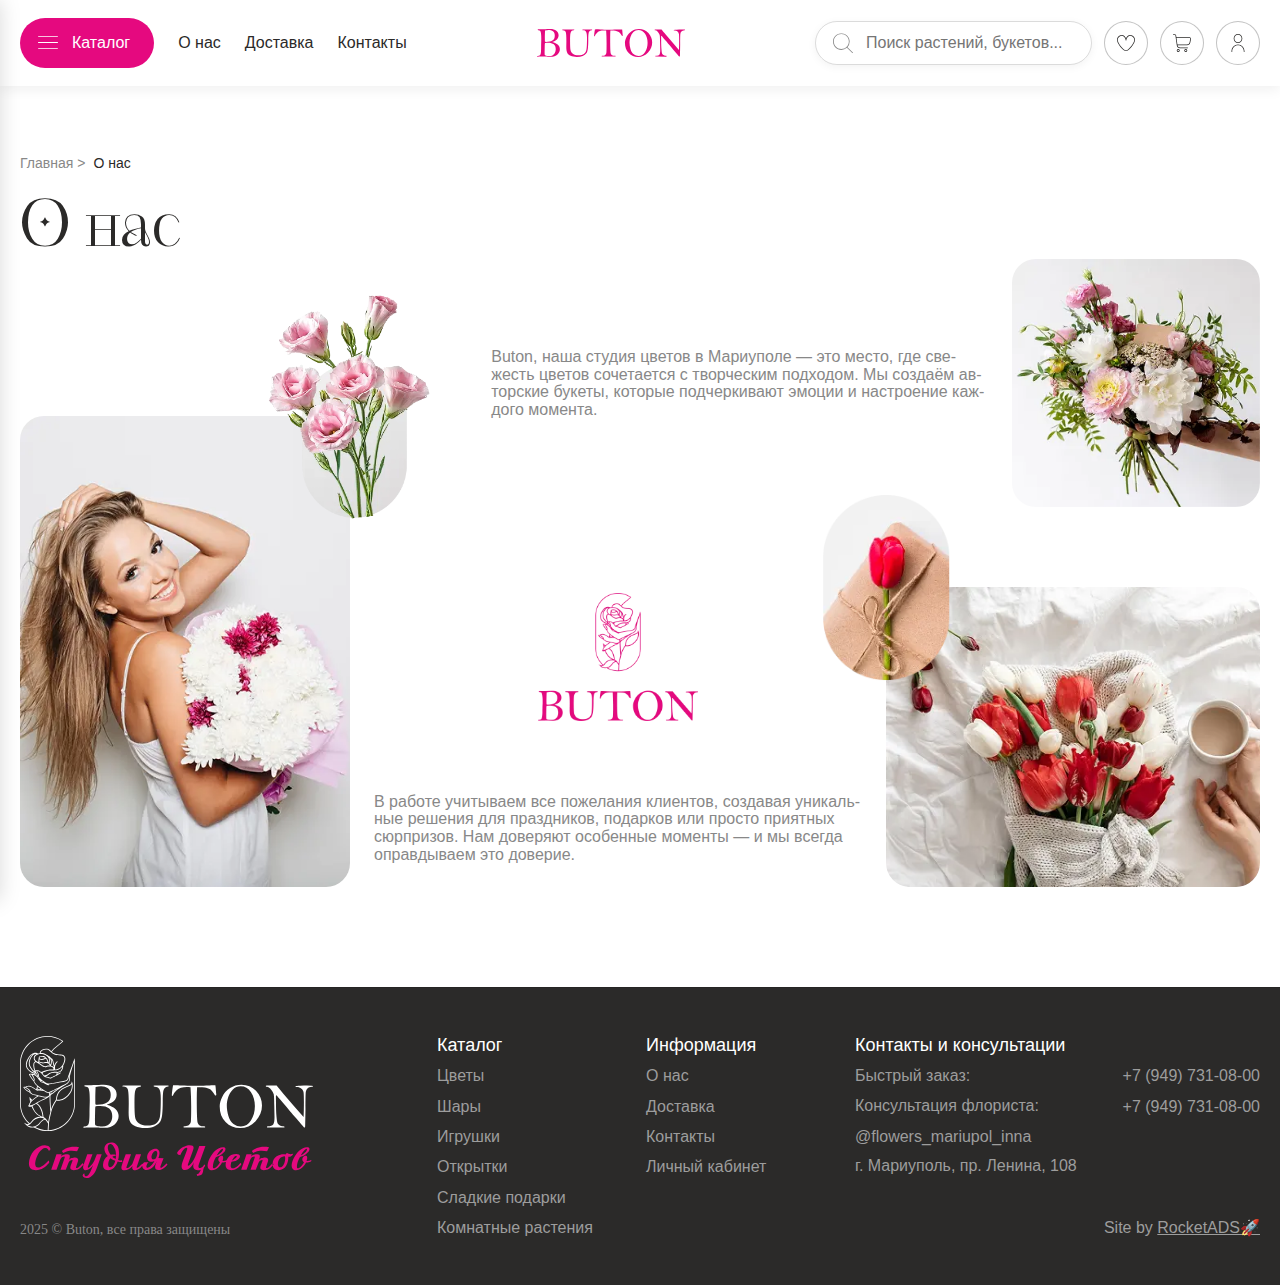
<file: about.html>
<!DOCTYPE html>
<html lang="ru">
<head>
	<meta charset="UTF-8">
	<meta name="viewport" content="width=device-width, initial-scale=1.0">
	<title>О нас</title>
	<link rel="stylesheet" href="./css/style.css?_v=20251027164536">
	<link rel="stylesheet" href="./css/page-about.css?_v=20251027164536">

</head>
<body>
	<div style="display: none;">
		<svg xmlns="http://www.w3.org/2000/svg" xmlns:xlink="http://www.w3.org/1999/xlink"><symbol viewBox="0 0 22 12" id="arrow_1" xmlns="http://www.w3.org/2000/svg"><path d="M1 1l8.872 8.607a2 2 0 002.83-.044L21 1" stroke="#E5097F" stroke-width="2" stroke-linecap="round" fill="none"/></symbol><symbol viewBox="0 0 22 12" id="arrow_2" xmlns="http://www.w3.org/2000/svg"><path d="M1 1l8.872 8.607a2 2 0 002.83-.044L21 1" stroke="#2b2a29" stroke-width="2" stroke-linecap="round" fill="none"/></symbol><symbol viewBox="0 0 22 12" id="arrow_2_white" xmlns="http://www.w3.org/2000/svg"><path d="M1 1l8.872 8.607a2 2 0 002.83-.044L21 1" stroke="#fff" stroke-width="2" stroke-linecap="round" fill="none"/></symbol><symbol viewBox="0 0 20 14" id="burger" xmlns="http://www.w3.org/2000/svg"><path d="M20 7a.412.412 0 01-.417.406H.417A.412.412 0 010 7c0-.224.187-.406.417-.406h19.166c.23 0 .417.182.417.406zM.417 1.312h19.166c.23 0 .417-.181.417-.406A.412.412 0 0019.583.5H.417A.412.412 0 000 .906c0 .225.187.406.417.406zm19.166 11.376H.417a.412.412 0 00-.417.406c0 .224.187.406.417.406h19.166c.23 0 .417-.182.417-.406a.412.412 0 00-.417-.406z"/></symbol><symbol viewBox="0 0 18 18" id="cart" xmlns="http://www.w3.org/2000/svg"><path d="M17.575 3.686A1.868 1.868 0 0016.125 3H3.367l-.192-1.382A1.882 1.882 0 001.319 0H.375a.375.375 0 000 .75h.944c.559 0 1.038.417 1.114.97l1.336 9.62a3.39 3.39 0 003.343 2.91h7.513a.375.375 0 000-.75H7.112a2.636 2.636 0 01-2.597-2.25h9.48a3.383 3.383 0 003.31-2.713l.658-3.295a1.868 1.868 0 00-.389-1.556zm-.347 1.41L16.57 8.39a2.632 2.632 0 01-2.574 2.11H4.41l-.937-6.75h12.652a1.125 1.125 0 011.104 1.346zM5.25 15c-.827 0-1.5.673-1.5 1.5s.673 1.5 1.5 1.5 1.5-.673 1.5-1.5-.673-1.5-1.5-1.5zm0 2.25a.75.75 0 11.002-1.502.75.75 0 01-.002 1.502zm7.5-2.25c-.827 0-1.5.673-1.5 1.5s.673 1.5 1.5 1.5 1.5-.673 1.5-1.5-.673-1.5-1.5-1.5zm0 2.25a.75.75 0 11.002-1.502.75.75 0 01-.002 1.502z"/></symbol><symbol fill="none" viewBox="0 0 18 20" id="delete" xmlns="http://www.w3.org/2000/svg"><path d="M12.152 9.045l-2.574 2.622 2.575 2.621c.159.163.159.427 0 .59a.404.404 0 01-.58 0L9 12.255l-2.574 2.621a.404.404 0 01-.58 0 .422.422 0 010-.589l2.575-2.621-2.574-2.622a.422.422 0 010-.59.404.404 0 01.578 0l2.574 2.623 2.574-2.622a.404.404 0 01.579 0c.16.162.16.427 0 .589h.002zM18 3.75c0 .23-.183.417-.409.417h-1.227c0 .012 0 .025-.002.038l-1.12 12.39C15.063 18.534 13.487 20 11.573 20H6.442c-1.912 0-3.488-1.462-3.665-3.4L1.638 4.206l-.002-.04H.41A.413.413 0 010 3.75c0-.23.183-.417.41-.417h4.113C4.727 1.461 6.29 0 8.182 0h1.636c1.892 0 3.455 1.46 3.66 3.333h4.113c.226 0 .408.187.408.417zM5.347 3.333h7.304c-.198-1.411-1.394-2.5-2.834-2.5H8.181c-1.44 0-2.635 1.089-2.834 2.5zm10.196.834H2.455L3.59 16.522c.138 1.508 1.364 2.645 2.85 2.645h5.132c1.49 0 2.715-1.139 2.852-2.65l1.117-12.35h.002z" fill="currentColor"/></symbol><symbol viewBox="0 0 18 16" id="favorit" xmlns="http://www.w3.org/2000/svg"><path d="M15.713.751c-1.411-.908-2.954-.995-4.345-.247-1.07.578-1.912 1.584-2.368 2.75-.455-1.166-1.297-2.172-2.369-2.75C5.241-.244 3.7-.157 2.288.751c-1.44.927-2.316 2.46-2.287 4 .064 3.393 3.604 7.816 6.867 10.49C7.486 15.746 8.242 16 9 16c.757 0 1.514-.253 2.132-.76C14.395 12.567 17.935 8.143 18 4.75c.03-1.54-.846-3.072-2.286-3.999zm-5.058 13.916a2.62 2.62 0 01-3.31 0C4.212 12.098.811 7.895.751 4.737c-.024-1.285.721-2.573 1.946-3.361C3.345.958 4.024.749 4.694.749c.54 0 1.073.136 1.58.41C7.66 1.904 8.626 3.57 8.626 5.21c0 .205.168.372.375.372a.374.374 0 00.375-.372c0-1.64.967-3.306 2.351-4.053 1.137-.611 2.407-.535 3.578.218 1.224.788 1.969 2.076 1.945 3.361-.06 3.158-3.461 7.361-6.595 9.93z"/></symbol><symbol viewBox="0 0 16 18" id="lock" xmlns="http://www.w3.org/2000/svg"><path d="M13.25 6.207V5.25A5.256 5.256 0 008 0a5.256 5.256 0 00-5.25 5.25v.957A3.37 3.37 0 00.5 9.375v5.25A3.38 3.38 0 003.875 18h8.25a3.38 3.38 0 003.375-3.375v-5.25a3.37 3.37 0 00-2.25-3.168zM3.5 5.25C3.5 2.768 5.518.75 8 .75s4.5 2.018 4.5 4.5v.788c-.124-.014-.247-.038-.375-.038h-8.25c-.128 0-.25.024-.375.038V5.25zm11.25 9.375a2.628 2.628 0 01-2.625 2.625h-8.25a2.628 2.628 0 01-2.625-2.625v-5.25A2.628 2.628 0 013.875 6.75h8.25a2.628 2.628 0 012.625 2.625v5.25zm-6.375-3.75v2.25a.375.375 0 01-.75 0v-2.25a.375.375 0 01.75 0z" fill="currentColor"/></symbol><symbol viewBox="0 0 148 28" id="logo" xmlns="http://www.w3.org/2000/svg"><path d="M15.181 12.938c2.567.68 4.49 1.629 5.77 2.853 1.28 1.219 1.916 2.706 1.916 4.455 0 1.877-.792 3.604-2.383 5.19-1.59 1.594-3.924 2.394-7.007 2.394-.58 0-1.506-.043-2.779-.135-.813-.049-1.258-.077-1.329-.077-4.257 0-7.127.042-8.62.127-.501 0-.749-.134-.749-.396 0-.135.071-.234.22-.284.14-.056.678-.17 1.612-.332.551-.1.99-.333 1.308-.701.318-.376.558-1.133.728-2.28.162-1.148.248-2.855.248-5.113 0-2.238.028-4.044.084-5.418.057-1.367.078-2.422.078-3.151 0-2.28-.085-4.107-.255-5.488C3.847 3.2 3.6 2.322 3.281 1.94c-.318-.375-.969-.644-1.959-.793-.402-.056-.6-.212-.6-.46 0-.262.198-.39.6-.39L5.098.34c1.23 0 2.39-.028 3.465-.078 2.425-.12 3.988-.177 4.688-.177 2.56 0 4.596.56 6.102 1.678 1.492 1.12 2.242 2.642 2.242 4.575 0 1.515-.488 2.818-1.471 3.909-.983 1.09-2.63 1.99-4.943 2.69zM8.04 1.558c-.127 3.017-.191 5.467-.191 7.343l.021 3.067c0 .41.057.672.177.786.12.106.438.162.968.162 2.645 0 4.766-.48 6.364-1.437 1.598-.963 2.397-2.57 2.397-4.83 0-1.919-.594-3.349-1.781-4.298C14.807 1.409 13.329.935 11.56.935c-1.025 0-2.206.205-3.521.623zm.014 12.357c-.191.347-.29.949-.29 1.813l-.141 6.458c0 2.28.056 3.548.17 3.817.12.262.522.482 1.202.666.685.177 1.767.269 3.245.269 1.315 0 2.383-.184 3.203-.552.827-.369 1.584-1.098 2.27-2.182.693-1.083 1.04-2.379 1.04-3.894 0-2.252-.658-3.902-1.98-4.957-1.323-1.056-3.275-1.587-5.855-1.587-.87 0-1.825.05-2.864.149zM26.092.468h10.373c.594 0 .89.127.89.375s-.219.39-.664.432c-.983.099-1.711.368-2.185.807-.474.446-.827 1.225-1.075 2.344-.24 1.119-.36 3.52-.36 7.195 0 4.411.127 7.463.381 9.163.262 1.7 1.061 3.052 2.412 4.058 1.35.998 3.188 1.501 5.515 1.501 2.44 0 4.292-.46 5.565-1.388 1.273-.928 2.1-2.301 2.481-4.128.382-1.82.573-5.786.573-11.883 0-3.137-.325-5.19-.976-6.168-.65-.97-1.612-1.459-2.885-1.459-.509 0-.763-.149-.763-.439 0-.276.34-.41 1.011-.41h8.23c.375 0 .559.134.559.41 0 .198-.148.312-.453.354-1.032.156-1.788.489-2.276.999-.481.51-.8 1.437-.948 2.783-.148 1.338-.226 3.307-.226 5.913 0 3.25-.12 6.005-.36 8.278-.248 2.266-.764 3.959-1.57 5.07-.8 1.112-2.008 2.012-3.614 2.698-1.612.687-3.592 1.027-5.94 1.027-2.41 0-4.454-.382-6.15-1.154-1.69-.765-2.836-1.785-3.437-3.052-.601-1.268-.905-3.159-.905-5.68l.084-5.75c0-5.113-.219-8.236-.65-9.375-.438-1.14-1.372-1.728-2.807-1.757-.467 0-.7-.113-.7-.34 0-.283.29-.424.87-.424zm43.054 1.104a99.394 99.394 0 00-2.284-.042c-2.99 0-5.154.623-6.498 1.862-1.343 1.246-2.128 2.344-2.347 3.314-.064.347-.248.517-.538.517-.134 0-.261-.064-.382-.19.071-1.644.34-3.86.807-6.65A40.866 40.866 0 0159.169.34c1.075 0 2.517.057 4.328.17 1.944.113 4.928.17 8.944.17 4.116 0 6.795-.05 8.04-.142 1.131-.106 2.687-.156 4.66-.156.162.992.275 2.033.325 3.11.085 1.224.17 2.088.247 2.584.014.113.021.227.021.354 0 .333-.14.496-.431.496a.576.576 0 01-.438-.177c-.12-.12-.39-.51-.806-1.176-.722-1.126-1.471-1.976-2.249-2.556a6.135 6.135 0 00-2.602-1.112c-.961-.163-2.899-.276-5.82-.333-.14 2.09-.211 4.483-.211 7.167 0 8.894.19 14.134.565 15.728.382 1.593 1.733 2.386 4.059 2.386.566 0 .848.12.848.354 0 .276-.268.41-.805.41h-12.7c-.333 0-.495-.134-.495-.396s.325-.39.969-.39c1.089 0 1.973-.311 2.637-.927.672-.616 1.054-1.445 1.16-2.5.106-1.055.156-4.093.156-9.12 0-4.292-.142-8.527-.425-12.712zm18.78 12.293c0-1.87.566-3.923 1.697-6.153 1.131-2.238 2.786-4.08 4.964-5.53C96.757.728 99.21 0 101.948 0c3.825 0 6.986 1.367 9.474 4.107 2.497 2.741 3.741 5.87 3.741 9.383 0 3.74-1.379 7.089-4.144 10.056-2.757 2.967-6.08 4.454-9.962 4.454-3.713 0-6.831-1.303-9.348-3.902-2.524-2.599-3.783-6.012-3.783-10.233zm4.582-.68c0 2.267.347 4.582 1.04 6.962.692 2.38 1.781 4.107 3.26 5.177 1.484 1.076 3.068 1.614 4.758 1.614 2.729 0 4.914-1.331 6.554-3.987 1.641-2.655 2.461-5.729 2.461-9.22 0-3.385-.834-6.359-2.51-8.915-1.676-2.557-3.868-3.839-6.569-3.839-2.036 0-3.733.68-5.09 2.047-1.358 1.367-2.348 3.002-2.97 4.9-.623 1.898-.934 3.654-.934 5.262zM124.596.596c.827 1.119 2.269 2.86 4.313 5.212l6.639 7.705 6.385 7.385c.142-2.5.212-5.75.212-9.744 0-3.002-.063-5.006-.184-6.026-.127-1.013-.587-1.87-1.385-2.563-.799-.688-1.796-1.034-2.984-1.034-.559 0-.835-.12-.835-.354 0-.135.057-.241.177-.298.113-.064 1.046-.127 2.786-.19 1.74-.065 3.203-.093 4.391-.093l2.793.021h.452c.432 0 .644.12.644.361 0 .213-.184.34-.559.383-1.393.148-2.397.516-3.005 1.09-.615.574-.983 1.402-1.096 2.479-.12 1.083-.176 4.716-.176 10.898l-.205 10.962c0 .553-.135.829-.411.829a.659.659 0 01-.275-.085c-.121-.057-.736-.758-1.853-2.096a328.288 328.288 0 00-4.137-4.809 149.64 149.64 0 01-3.867-4.539c-2.065-2.507-3.359-4.043-3.903-4.624-2.001-2.132-3.182-3.498-3.543-4.107-.233-.418-.453-.623-.643-.623-.142 0-.212.269-.212.807l.042 3.222c0 4.086.113 7.35.333 9.793.219 2.437.452 3.867.692 4.292.241.418.658.843 1.259 1.274.601.432 1.237.645 1.909.645.912 0 1.365.162 1.365.495 0 .248-.255.376-.764.376l-9.949-.021c-.466 0-.7-.12-.7-.354 0-.277.227-.411.679-.411 1.697 0 2.829-.375 3.394-1.133.566-.758.849-2.365.849-4.823l-.156-7.3c-.035-4.3-.169-6.827-.403-7.592-.233-.765-.756-1.692-1.57-2.79-.813-1.098-1.739-1.72-2.771-1.855-.467-.057-.701-.192-.701-.397 0-.27.305-.41.906-.41l6.067.042z" fill="#E5097F"/></symbol><symbol viewBox="0 0 18 16" id="mail" xmlns="http://www.w3.org/2000/svg"><path d="M14.625.5H3.375A3.38 3.38 0 000 3.875v8.25A3.38 3.38 0 003.375 15.5h11.25A3.38 3.38 0 0018 12.125v-8.25A3.38 3.38 0 0014.625.5zm-11.25.75h11.25c.813 0 1.532.38 2.015.962l-5.769 5.77a2.641 2.641 0 01-1.873.768c-.685-.013-1.369-.27-1.868-.769L1.36 2.212a2.61 2.61 0 012.015-.962zM17.25 12.125a2.628 2.628 0 01-2.625 2.625H3.375A2.628 2.628 0 01.75 12.125v-8.25c0-.358.073-.698.203-1.01L6.6 8.511a3.349 3.349 0 002.383.989c.898 0 1.781-.35 2.42-.989l5.646-5.645c.13.31.203.651.203 1.009l-.001 8.25z" fill="currentColor"/></symbol><symbol viewBox="0 0 20 20" id="search" xmlns="http://www.w3.org/2000/svg"><path d="M19.878 19.288l-5.374-5.374a8.292 8.292 0 002.163-5.58C16.667 3.737 12.928 0 8.333 0S0 3.738 0 8.333c0 4.595 3.738 8.334 8.333 8.334a8.283 8.283 0 005.58-2.164l5.375 5.375a.417.417 0 10.59-.59zM.833 8.333c0-4.135 3.365-7.5 7.5-7.5s7.5 3.365 7.5 7.5-3.364 7.5-7.5 7.5-7.5-3.365-7.5-7.5z"/></symbol><symbol viewBox="0 0 14 18" id="user" xmlns="http://www.w3.org/2000/svg"><path d="M7 9c2.39 0 4.333-2.018 4.333-4.5S9.39 0 7 0 2.667 2.018 2.667 4.5 4.61 9 7 9zM7 .75c1.991 0 3.611 1.682 3.611 3.75S8.991 8.25 7 8.25 3.389 6.568 3.389 4.5 5.009.75 7 .75zm6.5 16.5v.375a.368.368 0 01-.361.375.368.368 0 01-.361-.375v-.375c0-3.308-2.592-6-5.778-6-3.186 0-5.778 2.692-5.778 6v.375a.368.368 0 01-.36.375.368.368 0 01-.362-.375v-.375c0-3.722 2.916-6.75 6.5-6.75s6.5 3.028 6.5 6.75z"/></symbol></svg>
	</div>
	<div class="wrapper">
		<header class="header">
	<div class="container">
		<div class="header__inner">
			<!-- Меню -->
			<nav class="header__nav">
				<ul class="nav-list">
					<li>
						<a href="./catalog/" class="nav-link btn-link">
							<svg class="btn-link__icon icon">
								<use href="#burger"></use>
							</svg>
							<span class="btn-link__content">Каталог</span>
					</a>
				</li>
					<li><a href="./about.html" class="nav-link">О нас</a></li>
					<li><a href="./#delivery" class="nav-link">Доставка</a></li>
					<li><a href="./contacts.html" class="nav-link">Контакты</a></li>
				</ul>
			</nav>

			<!-- Логотип -->
			<a href="./" class="header__logo">
				<svg class="logo__icon icon">
					<use href="#logo"></use>
				</svg>
			</a>
			<div class="header__icons">
				<form class="header__search">
					<input type="text" placeholder="Поиск растений, букетов..." class="search-input">
					<button title="Найти" type="submit" class="search-submit">
						<svg>
							<use href="#search"></use>
						</svg>
					</button>
				</form>
				<a
	href="./favorite.html"
	title="Добавить в избранное"
	class="button circle "
>
	<span class="button__icon">
		<svg>
			<use class="icon" href="#favorit"></use>
		</svg>
	</span>
</a>
				<a
	href="./cart.html"
	title="Перейти в корзину"
	class="button circle "
>
	<span class="button__icon">
		<svg>
			<use class="icon" href="#cart"></use>
		</svg>
	</span>
</a>
				<a
	href="./login.html"
	title="Личный кабинет"
	class="button circle "
>
	<span class="button__icon">
		<svg>
			<use class="icon" href="#user"></use>
		</svg>
	</span>
</a>
			</div>
		</div>
		<div class="header__mob">
			<a href="./" class="header__logo header__logo--mob">
				<svg class="logo__icon icon">
					<use href="#logo"></use>
				</svg>
			</a>
			<form class="header__search">
				<input type="text" placeholder="Поиск растений, букетов..." class="search-input">
				<button title="Найти" type="submit" class="search-submit">
					<svg>
						<use href="#search"></use>
					</svg>
				</button>
			</form>
			<button type="button" title="меню" class="button circle colored header__mob-btn menu-toggle" aria-label="Открыть меню">
				<span class="button__icon">
					<svg>
						<use class="icon" href="#burger"></use>
					</svg>
				</span>
			</button>
		</div>
	</div>
</header>
		<main class="main">
			<section class="section" style="padding-bottom: 0;">
				<div class="container">
					<div class="breadcrumbs">
						<ol itemscope itemtype="https://schema.org/BreadcrumbList">
							<li itemprop="itemListElement" itemscope itemtype="https://schema.org/ListItem">
								<a itemprop="item" href="./">
									<span itemprop="name">Главная</span></a>
								<meta itemprop="position" content="1" />
							</li>
							<li itemprop="itemListElement" itemscope itemtype="https://schema.org/ListItem">
								<a itemprop="item" href="./about.html">
									<span itemprop="name">О нас</span></a>
								<meta itemprop="position" content="2" />
							</li>
						</ol>
					</div>
					<h1 class="section__title" style="margin-bottom: 0;">О нас</h1>
				</div>
			</section>
			
			<section class="page-about" style="margin-bottom: 100px;">
				<div class="container">
					<div class="page-about__wrapper">
						<div class="page-about__top-row top-row">
							<div class="top-row__content">
								<div class="top-row__text">
									<p class="page-about__text">
										Buton, наша студия цветов в Мариуполе — это место,  где свежесть цветов сочетается с творческим подходом. Мы создаём
										авторские букеты, которые подчеркивают эмоции и настроение каждого момента.
									</p>
								</div>
								<div class="top-row__img">
									<picture><source srcset="./img/about_img_2.webp" type="image/webp"><img src="./img/about_img_2.png" alt="Buton - магазин подарков в Бердянске"></picture>
								</div>
							</div>
						</div>
						<div class="page-about__bottom-row bottom-row">
							<div class="bottom-row__content">
								<div class="bottom-row__left-img left-img">
									<picture><source srcset="./img/bouquet_2_2_with_bg.webp" type="image/webp"><img class="left-img__corner-img" src="./img/bouquet_2_2_with_bg.png" alt="Букеты на заказ в Мариуполе"></picture>
									<picture><source srcset="./img/about_img_1.webp" type="image/webp"><img class="left-img__main-img" src="./img/about_img_1.png" alt="Авторские букеты в Мариуполе"></picture>
								</div>
								<div class="bottom-row__text-content">
									<div class="bottom-row__logo">
										<picture><source srcset="./img/about_img_logo.webp" type="image/webp"><img src="./img/about_img_logo.png" alt="Buton, Мариуполь"></picture>
									</div>
									<div class="bottom-row__text">
										<p class="page-about__text">
											В работе учитываем все пожелания клиентов, создавая уникальные решения для праздников, подарков или просто приятных сюрпризов. Нам доверяют особенные моменты — и мы всегда оправдываем это доверие.
										</p>
									</div>
								</div>
								<div class="bottom-row__right-img">
									<picture><source srcset="./img/about_img_3.webp" type="image/webp"><img src="./img/about_img_3.png" alt="Цветы на заказ в Мариуполе"></picture>
								</div>
							</div>
						</div>
					</div>
				</div>
			</section>
		</main>
		<!-- html/footer.html -->
<footer class="footer">
	<div class="container">
		<div class="footer__inner">

			<!-- Логотип и копирайт -->
			<div class="footer__brand">
				<a href="#" class="footer__logo">
					<img src="./img/logo_full.svg" alt="Магазин цветов и подарков">
				</a>
				<p class="footer__copyright">2025 © Buton, все права защищены</p>
			</div>

			<!-- Меню -->
			<nav class="footer__nav">
				<div class="nav-column">
					<h4>Каталог</h4>
					<ul>
						<li><a href="#">Цветы</a></li>
						<li><a href="#">Шары</a></li>
						<li><a href="#">Игрушки</a></li>
						<li><a href="#">Открытки</a></li>
						<li><a href="#">Сладкие подарки</a></li>
						<li><a href="#">Комнатные растения</a></li>
					</ul>
				</div>

				<div class="nav-column">
					<h4>Информация</h4>
					<ul>
						<li><a href="./about.html">О нас</a></li>
						<li><a href="./#delivery">Доставка</a></li>
						<li><a href="./contacts.html">Контакты</a></li>
						<li><a href="#">Личный кабинет</a></li>
					</ul>
				</div>

				<div class="nav-column">
					<h4>Контакты и консультации</h4>
					<ul>
						<li>Быстрый заказ: <a href="tel:+79497310800">+7 (949) 731-08-00</a></li>
						<li>Консультация флориста: <a href="tel:+79497310800">+7 (949) 731-08-00</a></li>
						<li><a href="mailto:@flowers_mariupol_inna">@flowers_mariupol_inna</a></li>
						<li>г. Мариуполь, пр. Ленина, 108</li>
						<li class="text-end"><span>Site by <a href="https://rocket-ads.ru">RocketADS🚀</a></span></li>
					</ul>
				</div>
			</nav>

		</div>
	</div>
</footer>

		<!-- Мобильное меню -->
<aside class="mobile-menu" aria-hidden="true" tabindex="-1">
	<div class="mobile-menu__backdrop"></div> <!-- слой 1: тёмный оверлей -->
	<div class="mobile-menu__accent"></div> <!-- слой 2: розовая подложка -->
	<div class="mobile-menu__panel">
		<div class="mobile-menu__header">
			<button class="mobile-menu__close">
				<svg width="18" height="18" viewBox="0 0 18 18" fill="none" xmlns="http://www.w3.org/2000/svg">
					<path d="M16.7929 0.500046L0.500047 16.7929M0.5 0.5L16.7929 16.7929" stroke="#2B2A29" stroke-linecap="round" />
				</svg>
			</button>
		</div>
		<div class="mobile-menu__body">
			<div class="accordion mobile-menu__accordion">
				<div class="accordion-item active">
					<button class="accordion-header" type="button">
						Каталог
						<svg class="accordion-icon">
							<use href="#arrow_2"></use>
						</svg>
					</button>
					<div class="accordion-body">
						<ul>
							<li>
								<a href="#">Цветы</a>
							</li>
							<li>
								<a href="#">Комнатные растения</a>
							</li>
							<li>
								<a href="#">Игрушки</a>
							</li>
							<li>
								<a href="#">Сладкие подарки</a>
							</li>
							<li>
								<a href="#">Открытки</a>
							</li>
						</ul>
					</div>
				</div>
			</div>
			<ul class="mobile-menu__body-list">
				<li>
					<a href="./about.html">О нас</a>
				</li>
				<li>
					<a href="#">Доставка</a>
				</li>
				<li>
					<a href="./contacts.html">Контакты</a>
				</li>
				<li>
					<a href="./login.html">Вход</a>
				</li>
				<li>
					<a href="./favorite.html">Избранное</a>
				</li>
				<li>
					<a href="./cart.html">Корзина</a>
				</li>
			</ul>
		</div>
		<div class="mobile-menu__footer">
			<div class="mobile-menu__footer-title">
				Контакты и консультации
			</div>
			<ul class="mobile-menu__footer-list">
				<li>
					<a href="tel:+79497310800">+7 (949) 731-08-00</a>
				</li>
				<li>
					<a href="mailto:@flowers_mariupol_inna">@flowers_mariupol_inna</a>
				</li>
				<li>
					г. Мариуполь, пр. Ленина, 108
				</li>
			</ul>
		</div>
		
	</div> <!-- слой 3: белое меню -->
</aside>
	</div>
	<script src="./js/app.js?_v=20251027164536"></script>
</body>
</html>
</file>
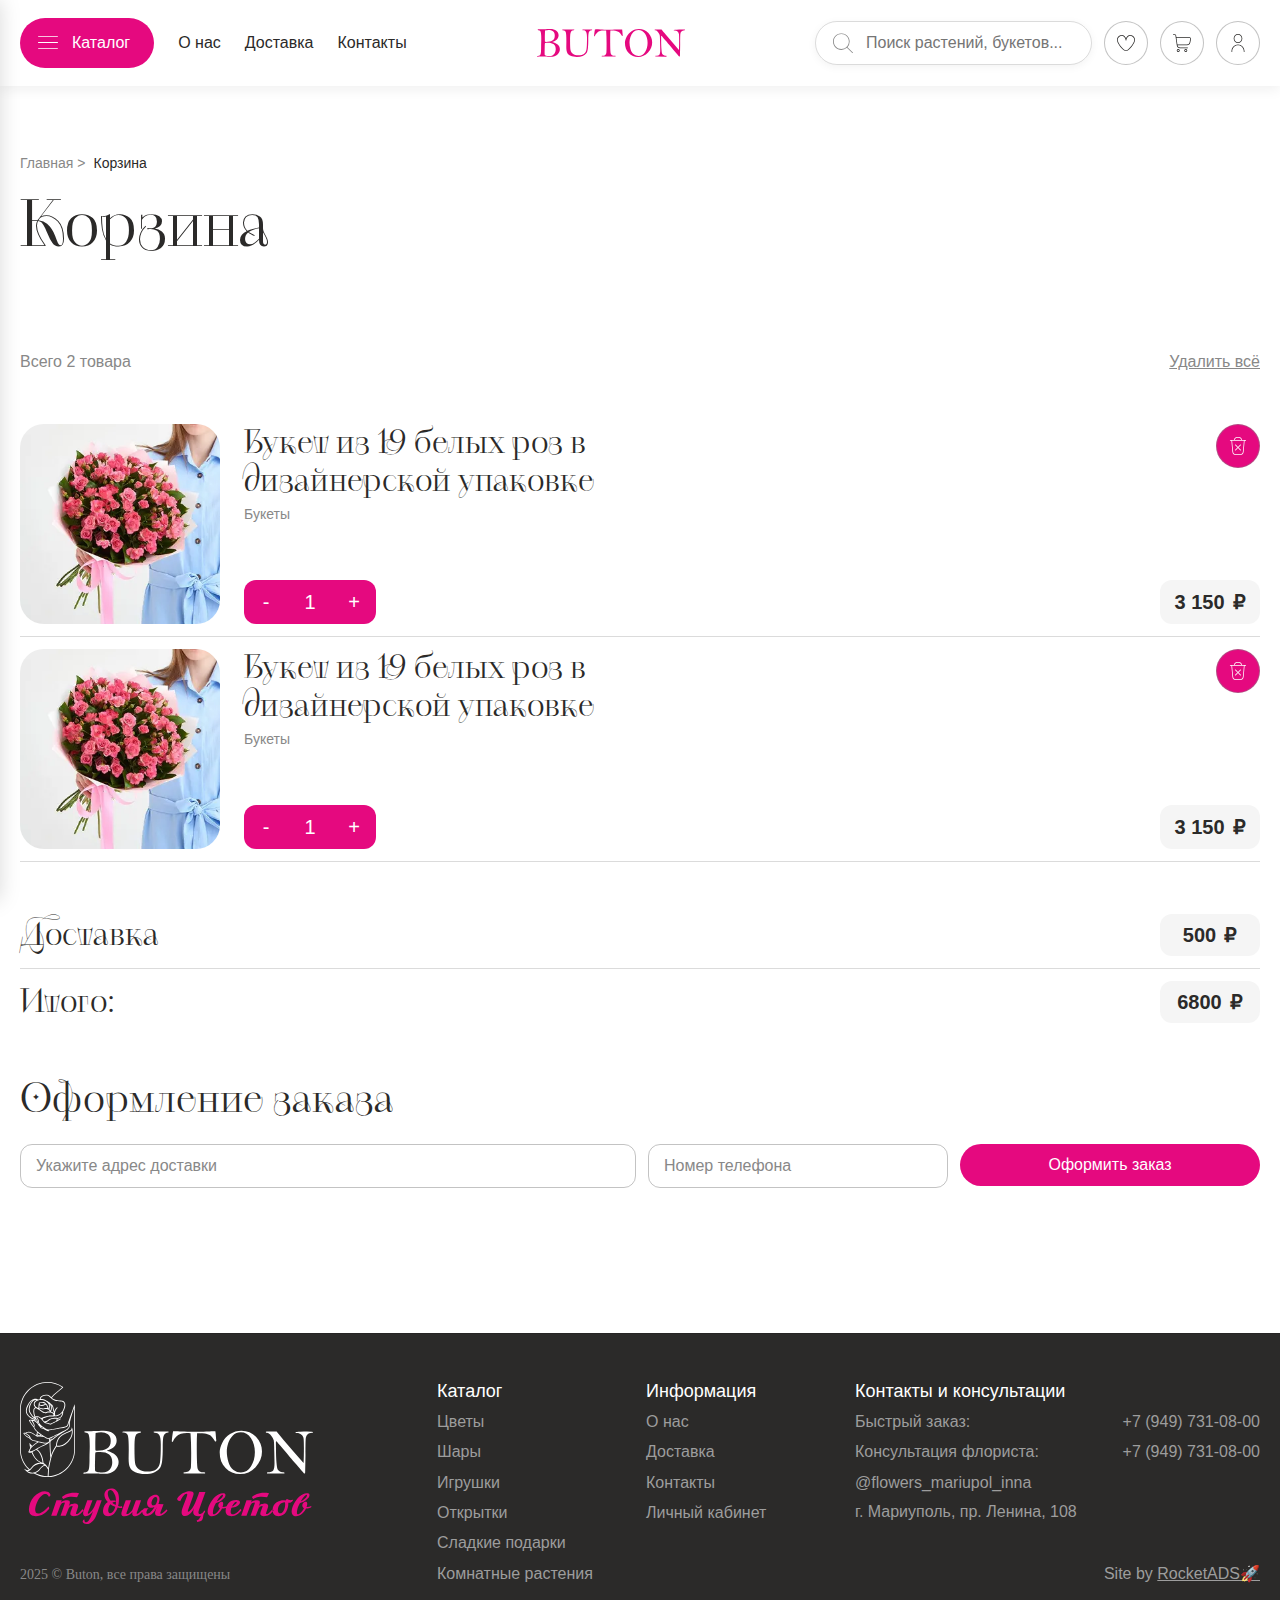
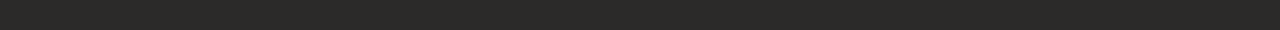
<file: cart.html>
<!DOCTYPE html>
<html lang="ru">
<head>
	<meta charset="UTF-8">
	<meta name="viewport" content="width=device-width, initial-scale=1.0">
	<title>Корзина</title>
	<link rel="stylesheet" href="./css/style.css?_v=20251028100932">

</head>
<body id="cartPage">
	<div style="display: none;">
		<svg xmlns="http://www.w3.org/2000/svg" xmlns:xlink="http://www.w3.org/1999/xlink"><symbol viewBox="0 0 22 12" id="arrow_1" xmlns="http://www.w3.org/2000/svg"><path d="M1 1l8.872 8.607a2 2 0 002.83-.044L21 1" stroke="#E5097F" stroke-width="2" stroke-linecap="round" fill="none"/></symbol><symbol viewBox="0 0 22 12" id="arrow_2" xmlns="http://www.w3.org/2000/svg"><path d="M1 1l8.872 8.607a2 2 0 002.83-.044L21 1" stroke="#2b2a29" stroke-width="2" stroke-linecap="round" fill="none"/></symbol><symbol viewBox="0 0 22 12" id="arrow_2_white" xmlns="http://www.w3.org/2000/svg"><path d="M1 1l8.872 8.607a2 2 0 002.83-.044L21 1" stroke="#fff" stroke-width="2" stroke-linecap="round" fill="none"/></symbol><symbol viewBox="0 0 20 14" id="burger" xmlns="http://www.w3.org/2000/svg"><path d="M20 7a.412.412 0 01-.417.406H.417A.412.412 0 010 7c0-.224.187-.406.417-.406h19.166c.23 0 .417.182.417.406zM.417 1.312h19.166c.23 0 .417-.181.417-.406A.412.412 0 0019.583.5H.417A.412.412 0 000 .906c0 .225.187.406.417.406zm19.166 11.376H.417a.412.412 0 00-.417.406c0 .224.187.406.417.406h19.166c.23 0 .417-.182.417-.406a.412.412 0 00-.417-.406z"/></symbol><symbol viewBox="0 0 18 18" id="cart" xmlns="http://www.w3.org/2000/svg"><path d="M17.575 3.686A1.868 1.868 0 0016.125 3H3.367l-.192-1.382A1.882 1.882 0 001.319 0H.375a.375.375 0 000 .75h.944c.559 0 1.038.417 1.114.97l1.336 9.62a3.39 3.39 0 003.343 2.91h7.513a.375.375 0 000-.75H7.112a2.636 2.636 0 01-2.597-2.25h9.48a3.383 3.383 0 003.31-2.713l.658-3.295a1.868 1.868 0 00-.389-1.556zm-.347 1.41L16.57 8.39a2.632 2.632 0 01-2.574 2.11H4.41l-.937-6.75h12.652a1.125 1.125 0 011.104 1.346zM5.25 15c-.827 0-1.5.673-1.5 1.5s.673 1.5 1.5 1.5 1.5-.673 1.5-1.5-.673-1.5-1.5-1.5zm0 2.25a.75.75 0 11.002-1.502.75.75 0 01-.002 1.502zm7.5-2.25c-.827 0-1.5.673-1.5 1.5s.673 1.5 1.5 1.5 1.5-.673 1.5-1.5-.673-1.5-1.5-1.5zm0 2.25a.75.75 0 11.002-1.502.75.75 0 01-.002 1.502z"/></symbol><symbol fill="none" viewBox="0 0 18 20" id="delete" xmlns="http://www.w3.org/2000/svg"><path d="M12.152 9.045l-2.574 2.622 2.575 2.621c.159.163.159.427 0 .59a.404.404 0 01-.58 0L9 12.255l-2.574 2.621a.404.404 0 01-.58 0 .422.422 0 010-.589l2.575-2.621-2.574-2.622a.422.422 0 010-.59.404.404 0 01.578 0l2.574 2.623 2.574-2.622a.404.404 0 01.579 0c.16.162.16.427 0 .589h.002zM18 3.75c0 .23-.183.417-.409.417h-1.227c0 .012 0 .025-.002.038l-1.12 12.39C15.063 18.534 13.487 20 11.573 20H6.442c-1.912 0-3.488-1.462-3.665-3.4L1.638 4.206l-.002-.04H.41A.413.413 0 010 3.75c0-.23.183-.417.41-.417h4.113C4.727 1.461 6.29 0 8.182 0h1.636c1.892 0 3.455 1.46 3.66 3.333h4.113c.226 0 .408.187.408.417zM5.347 3.333h7.304c-.198-1.411-1.394-2.5-2.834-2.5H8.181c-1.44 0-2.635 1.089-2.834 2.5zm10.196.834H2.455L3.59 16.522c.138 1.508 1.364 2.645 2.85 2.645h5.132c1.49 0 2.715-1.139 2.852-2.65l1.117-12.35h.002z" fill="currentColor"/></symbol><symbol viewBox="0 0 18 16" id="favorit" xmlns="http://www.w3.org/2000/svg"><path d="M15.713.751c-1.411-.908-2.954-.995-4.345-.247-1.07.578-1.912 1.584-2.368 2.75-.455-1.166-1.297-2.172-2.369-2.75C5.241-.244 3.7-.157 2.288.751c-1.44.927-2.316 2.46-2.287 4 .064 3.393 3.604 7.816 6.867 10.49C7.486 15.746 8.242 16 9 16c.757 0 1.514-.253 2.132-.76C14.395 12.567 17.935 8.143 18 4.75c.03-1.54-.846-3.072-2.286-3.999zm-5.058 13.916a2.62 2.62 0 01-3.31 0C4.212 12.098.811 7.895.751 4.737c-.024-1.285.721-2.573 1.946-3.361C3.345.958 4.024.749 4.694.749c.54 0 1.073.136 1.58.41C7.66 1.904 8.626 3.57 8.626 5.21c0 .205.168.372.375.372a.374.374 0 00.375-.372c0-1.64.967-3.306 2.351-4.053 1.137-.611 2.407-.535 3.578.218 1.224.788 1.969 2.076 1.945 3.361-.06 3.158-3.461 7.361-6.595 9.93z"/></symbol><symbol viewBox="0 0 16 18" id="lock" xmlns="http://www.w3.org/2000/svg"><path d="M13.25 6.207V5.25A5.256 5.256 0 008 0a5.256 5.256 0 00-5.25 5.25v.957A3.37 3.37 0 00.5 9.375v5.25A3.38 3.38 0 003.875 18h8.25a3.38 3.38 0 003.375-3.375v-5.25a3.37 3.37 0 00-2.25-3.168zM3.5 5.25C3.5 2.768 5.518.75 8 .75s4.5 2.018 4.5 4.5v.788c-.124-.014-.247-.038-.375-.038h-8.25c-.128 0-.25.024-.375.038V5.25zm11.25 9.375a2.628 2.628 0 01-2.625 2.625h-8.25a2.628 2.628 0 01-2.625-2.625v-5.25A2.628 2.628 0 013.875 6.75h8.25a2.628 2.628 0 012.625 2.625v5.25zm-6.375-3.75v2.25a.375.375 0 01-.75 0v-2.25a.375.375 0 01.75 0z" fill="currentColor"/></symbol><symbol viewBox="0 0 148 28" id="logo" xmlns="http://www.w3.org/2000/svg"><path d="M15.181 12.938c2.567.68 4.49 1.629 5.77 2.853 1.28 1.219 1.916 2.706 1.916 4.455 0 1.877-.792 3.604-2.383 5.19-1.59 1.594-3.924 2.394-7.007 2.394-.58 0-1.506-.043-2.779-.135-.813-.049-1.258-.077-1.329-.077-4.257 0-7.127.042-8.62.127-.501 0-.749-.134-.749-.396 0-.135.071-.234.22-.284.14-.056.678-.17 1.612-.332.551-.1.99-.333 1.308-.701.318-.376.558-1.133.728-2.28.162-1.148.248-2.855.248-5.113 0-2.238.028-4.044.084-5.418.057-1.367.078-2.422.078-3.151 0-2.28-.085-4.107-.255-5.488C3.847 3.2 3.6 2.322 3.281 1.94c-.318-.375-.969-.644-1.959-.793-.402-.056-.6-.212-.6-.46 0-.262.198-.39.6-.39L5.098.34c1.23 0 2.39-.028 3.465-.078 2.425-.12 3.988-.177 4.688-.177 2.56 0 4.596.56 6.102 1.678 1.492 1.12 2.242 2.642 2.242 4.575 0 1.515-.488 2.818-1.471 3.909-.983 1.09-2.63 1.99-4.943 2.69zM8.04 1.558c-.127 3.017-.191 5.467-.191 7.343l.021 3.067c0 .41.057.672.177.786.12.106.438.162.968.162 2.645 0 4.766-.48 6.364-1.437 1.598-.963 2.397-2.57 2.397-4.83 0-1.919-.594-3.349-1.781-4.298C14.807 1.409 13.329.935 11.56.935c-1.025 0-2.206.205-3.521.623zm.014 12.357c-.191.347-.29.949-.29 1.813l-.141 6.458c0 2.28.056 3.548.17 3.817.12.262.522.482 1.202.666.685.177 1.767.269 3.245.269 1.315 0 2.383-.184 3.203-.552.827-.369 1.584-1.098 2.27-2.182.693-1.083 1.04-2.379 1.04-3.894 0-2.252-.658-3.902-1.98-4.957-1.323-1.056-3.275-1.587-5.855-1.587-.87 0-1.825.05-2.864.149zM26.092.468h10.373c.594 0 .89.127.89.375s-.219.39-.664.432c-.983.099-1.711.368-2.185.807-.474.446-.827 1.225-1.075 2.344-.24 1.119-.36 3.52-.36 7.195 0 4.411.127 7.463.381 9.163.262 1.7 1.061 3.052 2.412 4.058 1.35.998 3.188 1.501 5.515 1.501 2.44 0 4.292-.46 5.565-1.388 1.273-.928 2.1-2.301 2.481-4.128.382-1.82.573-5.786.573-11.883 0-3.137-.325-5.19-.976-6.168-.65-.97-1.612-1.459-2.885-1.459-.509 0-.763-.149-.763-.439 0-.276.34-.41 1.011-.41h8.23c.375 0 .559.134.559.41 0 .198-.148.312-.453.354-1.032.156-1.788.489-2.276.999-.481.51-.8 1.437-.948 2.783-.148 1.338-.226 3.307-.226 5.913 0 3.25-.12 6.005-.36 8.278-.248 2.266-.764 3.959-1.57 5.07-.8 1.112-2.008 2.012-3.614 2.698-1.612.687-3.592 1.027-5.94 1.027-2.41 0-4.454-.382-6.15-1.154-1.69-.765-2.836-1.785-3.437-3.052-.601-1.268-.905-3.159-.905-5.68l.084-5.75c0-5.113-.219-8.236-.65-9.375-.438-1.14-1.372-1.728-2.807-1.757-.467 0-.7-.113-.7-.34 0-.283.29-.424.87-.424zm43.054 1.104a99.394 99.394 0 00-2.284-.042c-2.99 0-5.154.623-6.498 1.862-1.343 1.246-2.128 2.344-2.347 3.314-.064.347-.248.517-.538.517-.134 0-.261-.064-.382-.19.071-1.644.34-3.86.807-6.65A40.866 40.866 0 0159.169.34c1.075 0 2.517.057 4.328.17 1.944.113 4.928.17 8.944.17 4.116 0 6.795-.05 8.04-.142 1.131-.106 2.687-.156 4.66-.156.162.992.275 2.033.325 3.11.085 1.224.17 2.088.247 2.584.014.113.021.227.021.354 0 .333-.14.496-.431.496a.576.576 0 01-.438-.177c-.12-.12-.39-.51-.806-1.176-.722-1.126-1.471-1.976-2.249-2.556a6.135 6.135 0 00-2.602-1.112c-.961-.163-2.899-.276-5.82-.333-.14 2.09-.211 4.483-.211 7.167 0 8.894.19 14.134.565 15.728.382 1.593 1.733 2.386 4.059 2.386.566 0 .848.12.848.354 0 .276-.268.41-.805.41h-12.7c-.333 0-.495-.134-.495-.396s.325-.39.969-.39c1.089 0 1.973-.311 2.637-.927.672-.616 1.054-1.445 1.16-2.5.106-1.055.156-4.093.156-9.12 0-4.292-.142-8.527-.425-12.712zm18.78 12.293c0-1.87.566-3.923 1.697-6.153 1.131-2.238 2.786-4.08 4.964-5.53C96.757.728 99.21 0 101.948 0c3.825 0 6.986 1.367 9.474 4.107 2.497 2.741 3.741 5.87 3.741 9.383 0 3.74-1.379 7.089-4.144 10.056-2.757 2.967-6.08 4.454-9.962 4.454-3.713 0-6.831-1.303-9.348-3.902-2.524-2.599-3.783-6.012-3.783-10.233zm4.582-.68c0 2.267.347 4.582 1.04 6.962.692 2.38 1.781 4.107 3.26 5.177 1.484 1.076 3.068 1.614 4.758 1.614 2.729 0 4.914-1.331 6.554-3.987 1.641-2.655 2.461-5.729 2.461-9.22 0-3.385-.834-6.359-2.51-8.915-1.676-2.557-3.868-3.839-6.569-3.839-2.036 0-3.733.68-5.09 2.047-1.358 1.367-2.348 3.002-2.97 4.9-.623 1.898-.934 3.654-.934 5.262zM124.596.596c.827 1.119 2.269 2.86 4.313 5.212l6.639 7.705 6.385 7.385c.142-2.5.212-5.75.212-9.744 0-3.002-.063-5.006-.184-6.026-.127-1.013-.587-1.87-1.385-2.563-.799-.688-1.796-1.034-2.984-1.034-.559 0-.835-.12-.835-.354 0-.135.057-.241.177-.298.113-.064 1.046-.127 2.786-.19 1.74-.065 3.203-.093 4.391-.093l2.793.021h.452c.432 0 .644.12.644.361 0 .213-.184.34-.559.383-1.393.148-2.397.516-3.005 1.09-.615.574-.983 1.402-1.096 2.479-.12 1.083-.176 4.716-.176 10.898l-.205 10.962c0 .553-.135.829-.411.829a.659.659 0 01-.275-.085c-.121-.057-.736-.758-1.853-2.096a328.288 328.288 0 00-4.137-4.809 149.64 149.64 0 01-3.867-4.539c-2.065-2.507-3.359-4.043-3.903-4.624-2.001-2.132-3.182-3.498-3.543-4.107-.233-.418-.453-.623-.643-.623-.142 0-.212.269-.212.807l.042 3.222c0 4.086.113 7.35.333 9.793.219 2.437.452 3.867.692 4.292.241.418.658.843 1.259 1.274.601.432 1.237.645 1.909.645.912 0 1.365.162 1.365.495 0 .248-.255.376-.764.376l-9.949-.021c-.466 0-.7-.12-.7-.354 0-.277.227-.411.679-.411 1.697 0 2.829-.375 3.394-1.133.566-.758.849-2.365.849-4.823l-.156-7.3c-.035-4.3-.169-6.827-.403-7.592-.233-.765-.756-1.692-1.57-2.79-.813-1.098-1.739-1.72-2.771-1.855-.467-.057-.701-.192-.701-.397 0-.27.305-.41.906-.41l6.067.042z" fill="#E5097F"/></symbol><symbol viewBox="0 0 18 16" id="mail" xmlns="http://www.w3.org/2000/svg"><path d="M14.625.5H3.375A3.38 3.38 0 000 3.875v8.25A3.38 3.38 0 003.375 15.5h11.25A3.38 3.38 0 0018 12.125v-8.25A3.38 3.38 0 0014.625.5zm-11.25.75h11.25c.813 0 1.532.38 2.015.962l-5.769 5.77a2.641 2.641 0 01-1.873.768c-.685-.013-1.369-.27-1.868-.769L1.36 2.212a2.61 2.61 0 012.015-.962zM17.25 12.125a2.628 2.628 0 01-2.625 2.625H3.375A2.628 2.628 0 01.75 12.125v-8.25c0-.358.073-.698.203-1.01L6.6 8.511a3.349 3.349 0 002.383.989c.898 0 1.781-.35 2.42-.989l5.646-5.645c.13.31.203.651.203 1.009l-.001 8.25z" fill="currentColor"/></symbol><symbol viewBox="0 0 20 20" id="search" xmlns="http://www.w3.org/2000/svg"><path d="M19.878 19.288l-5.374-5.374a8.292 8.292 0 002.163-5.58C16.667 3.737 12.928 0 8.333 0S0 3.738 0 8.333c0 4.595 3.738 8.334 8.333 8.334a8.283 8.283 0 005.58-2.164l5.375 5.375a.417.417 0 10.59-.59zM.833 8.333c0-4.135 3.365-7.5 7.5-7.5s7.5 3.365 7.5 7.5-3.364 7.5-7.5 7.5-7.5-3.365-7.5-7.5z"/></symbol><symbol viewBox="0 0 14 18" id="user" xmlns="http://www.w3.org/2000/svg"><path d="M7 9c2.39 0 4.333-2.018 4.333-4.5S9.39 0 7 0 2.667 2.018 2.667 4.5 4.61 9 7 9zM7 .75c1.991 0 3.611 1.682 3.611 3.75S8.991 8.25 7 8.25 3.389 6.568 3.389 4.5 5.009.75 7 .75zm6.5 16.5v.375a.368.368 0 01-.361.375.368.368 0 01-.361-.375v-.375c0-3.308-2.592-6-5.778-6-3.186 0-5.778 2.692-5.778 6v.375a.368.368 0 01-.36.375.368.368 0 01-.362-.375v-.375c0-3.722 2.916-6.75 6.5-6.75s6.5 3.028 6.5 6.75z"/></symbol></svg>
	</div>
	<div class="wrapper">
		<header class="header">
	<div class="container">
		<div class="header__inner">
			<!-- Меню -->
			<nav class="header__nav">
				<ul class="nav-list">
					<li>
						<a href="./catalog/" class="nav-link btn-link">
							<svg class="btn-link__icon icon">
								<use href="#burger"></use>
							</svg>
							<span class="btn-link__content">Каталог</span>
					</a>
				</li>
					<li><a href="./about.html" class="nav-link">О нас</a></li>
					<li><a href="./#delivery" class="nav-link">Доставка</a></li>
					<li><a href="./contacts.html" class="nav-link">Контакты</a></li>
				</ul>
			</nav>

			<!-- Логотип -->
			<a href="./" class="header__logo">
				<svg class="logo__icon icon">
					<use href="#logo"></use>
				</svg>
			</a>
			<div class="header__icons">
				<form class="header__search">
					<input type="text" placeholder="Поиск растений, букетов..." class="search-input">
					<button title="Найти" type="submit" class="search-submit">
						<svg>
							<use href="#search"></use>
						</svg>
					</button>
				</form>
				<a
	href="./favorite.html"
	title="Добавить в избранное"
	class="button circle "
>
	<span class="button__icon">
		<svg>
			<use class="icon" href="#favorit"></use>
		</svg>
	</span>
</a>
				<a
	href="./cart.html"
	title="Перейти в корзину"
	class="button circle "
>
	<span class="button__icon">
		<svg>
			<use class="icon" href="#cart"></use>
		</svg>
	</span>
</a>
				<a
	href="./login.html"
	title="Личный кабинет"
	class="button circle "
>
	<span class="button__icon">
		<svg>
			<use class="icon" href="#user"></use>
		</svg>
	</span>
</a>
			</div>
		</div>
		<div class="header__mob">
			<a href="./" class="header__logo header__logo--mob">
				<svg class="logo__icon icon">
					<use href="#logo"></use>
				</svg>
			</a>
			<form class="header__search">
				<input type="text" placeholder="Поиск растений, букетов..." class="search-input">
				<button title="Найти" type="submit" class="search-submit">
					<svg>
						<use href="#search"></use>
					</svg>
				</button>
			</form>
			<button type="button" title="меню" class="button circle colored header__mob-btn menu-toggle" aria-label="Открыть меню">
				<span class="button__icon">
					<svg>
						<use class="icon" href="#burger"></use>
					</svg>
				</span>
			</button>
		</div>
	</div>
</header>
		<main class="main">
			<section class="section">
				<div class="container">
					<div class="breadcrumbs">
						<ol itemscope itemtype="https://schema.org/BreadcrumbList">
							<li itemprop="itemListElement" itemscope itemtype="https://schema.org/ListItem">
								<a itemprop="item" href="./">
									<span itemprop="name">Главная</span></a>
								<meta itemprop="position" content="1" />
							</li>
							<li itemprop="itemListElement" itemscope itemtype="https://schema.org/ListItem">
								<a itemprop="item" href="./cart.html">
									<span itemprop="name">Корзина</span></a>
								<meta itemprop="position" content="2" />
							</li>
						</ol>
					</div>
					<h1 class="section__title">Корзина</h1>
				</div>
			</section>
			
			<section class="section-cart">
				<div class="container">
					<div class="section-cart__wrapper">
						<div class="section-cart__header">
							<div class="section-cart__header-counter">
								<p>Всего&nbsp;<span id="itemsCounter">2</span>&nbsp;товара</p>
							</div>
							<div class="section-cart__header-deleteAll">
								<button type="button" id="deleteAllItems">Удалить всё</button>
							</div>
						</div>
						<div class="section-cart__body">
							<div class="section-cart__item">
								<div class="section-cart__item-img">
									<picture><source srcset="./img/card_img.webp" type="image/webp"><img src="./img/card_img.png" alt="flower"></picture>
								</div>
								<div class="section-cart__item-content">
									<div class="section-cart__item-content_body">
										<div class="section-cart__item-content_body-heading">
											<div class="section-cart__item-title">
												<h2>
													Букет из 19 белых роз в дизайнерской упаковке
												</h2>
											</div>
											<div class="section-cart__item-category">
												<a href="./catalog/">Букеты</a>
											</div>
										</div>
										<div class="section-cart__item-content_body-btn mob-hidden">
											<button
	type="button"
	title="Удалить товар"
	class="button circle colored"
>
	<span class="button__icon">
		<svg>
			<use class="icon" href="#delete"></use>
		</svg>
	</span>
</button>
										</div>
									</div>
									<div class="section-cart__item-content_footer">
										<div class="product-content__counter counter">
	<span class="counter__btn counter__btn--minus">-</span>
	<span class="counter__value" id="count">1</span>
	<span class="counter__btn counter__btn--plus">+</span>
</div>
										<div class="product-content__price">
	<span id="price">3 150</span>
</div>
									</div>
								</div>
								<div class="section-cart__item-footer">
									<div class="section-cart__item-content_body-btn">
										<button
	type="button"
	title="Удалить товар"
	class="button circle colored"
>
	<span class="button__icon">
		<svg>
			<use class="icon" href="#delete"></use>
		</svg>
	</span>
</button>
									</div>
									<div class="product-content__counter counter">
	<span class="counter__btn counter__btn--minus">-</span>
	<span class="counter__value" id="count">1</span>
	<span class="counter__btn counter__btn--plus">+</span>
</div>
									<div class="product-content__price">
	<span id="price">3 150</span>
</div>
								</div>
							</div>
							<div class="section-cart__item">
								<div class="section-cart__item-img">
									<picture><source srcset="./img/card_img.webp" type="image/webp"><img src="./img/card_img.png" alt="flower"></picture>
								</div>
								<div class="section-cart__item-content">
									<div class="section-cart__item-content_body">
										<div class="section-cart__item-content_body-heading">
											<div class="section-cart__item-title">
												<h2>
													Букет из 19 белых роз в дизайнерской упаковке
												</h2>
											</div>
											<div class="section-cart__item-category">
												<a href="./catalog/">Букеты</a>
											</div>
										</div>
										<div class="section-cart__item-content_body-btn mob-hidden">
											<button
	type="button"
	title="Удалить товар"
	class="button circle colored"
>
	<span class="button__icon">
		<svg>
			<use class="icon" href="#delete"></use>
		</svg>
	</span>
</button>
										</div>
									</div>
									<div class="section-cart__item-content_footer">
										<div class="product-content__counter counter">
	<span class="counter__btn counter__btn--minus">-</span>
	<span class="counter__value" id="count">1</span>
	<span class="counter__btn counter__btn--plus">+</span>
</div>
										<div class="product-content__price">
	<span id="price">3 150</span>
</div>
									</div>
								</div>
								<div class="section-cart__item-footer">
									<div class="section-cart__item-content_body-btn">
										<button
	type="button"
	title="Удалить товар"
	class="button circle colored"
>
	<span class="button__icon">
		<svg>
			<use class="icon" href="#delete"></use>
		</svg>
	</span>
</button>
									</div>
									<div class="product-content__counter counter">
	<span class="counter__btn counter__btn--minus">-</span>
	<span class="counter__value" id="count">1</span>
	<span class="counter__btn counter__btn--plus">+</span>
</div>
									<div class="product-content__price">
	<span id="price">3 150</span>
</div>
								</div>
							</div>
						</div>
						<div class="section-cart__footer">
							<div class="section-cart__footer-item">
								<span class="section-cart__footer-item_title">
									Доставка
								</span>
								<div class="product-content__price">
									<span id="priceDelivery">500</span>
								</div>
							</div>
							<div class="section-cart__footer-item">
								<span class="section-cart__footer-item_title">
									Итого:
								</span>
								<div class="product-content__price">
									<span id="priceTotal">6800</span>
								</div>
							</div>
						</div>
					</div>
				</div>
			</section>
			<section class="section section-cart_form" style="margin-bottom: 100px;">
				<div class="container">
					<div class="section-cart_form">
						<h2 class="section-cart_form__title">
							Оформление заказа
						</h2>
						<form class="delivery-form">
							<div class="input-group">
								<input type="text" id="deliveryAddress" placeholder=" " required>
								<label for="deliveryAddress">Укажите адрес доставки</label>
							</div>
						
							<div class="input-group">
								<input type="tel" id="phone" placeholder=" " required>
								<label for="phone">Номер телефона</label>
							</div>
						<div class="input-group">
							<button type="submit" title="Оформить заказ" class="button delivery-btn">
								<span class="button__content">
									Оформить заказ
								</span>
							</button>
						</div>
						</form>
					</div>
				</div>
			</section>
		</main>
		<!-- html/footer.html -->
<footer class="footer">
	<div class="container">
		<div class="footer__inner">

			<!-- Логотип и копирайт -->
			<div class="footer__brand">
				<a href="#" class="footer__logo">
					<img src="./img/logo_full.svg" alt="Магазин цветов и подарков">
				</a>
				<p class="footer__copyright">2025 © Buton, все права защищены</p>
			</div>

			<!-- Меню -->
			<nav class="footer__nav">
				<div class="nav-column">
					<h4>Каталог</h4>
					<ul>
						<li><a href="#">Цветы</a></li>
						<li><a href="#">Шары</a></li>
						<li><a href="#">Игрушки</a></li>
						<li><a href="#">Открытки</a></li>
						<li><a href="#">Сладкие подарки</a></li>
						<li><a href="#">Комнатные растения</a></li>
					</ul>
				</div>

				<div class="nav-column">
					<h4>Информация</h4>
					<ul>
						<li><a href="./about.html">О нас</a></li>
						<li><a href="./#delivery">Доставка</a></li>
						<li><a href="./contacts.html">Контакты</a></li>
						<li><a href="#">Личный кабинет</a></li>
					</ul>
				</div>

				<div class="nav-column">
					<h4>Контакты и консультации</h4>
					<ul>
						<li>Быстрый заказ: <a href="tel:+79497310800">+7 (949) 731-08-00</a></li>
						<li>Консультация флориста: <a href="tel:+79497310800">+7 (949) 731-08-00</a></li>
						<li><a href="mailto:@flowers_mariupol_inna">@flowers_mariupol_inna</a></li>
						<li>г. Мариуполь, пр. Ленина, 108</li>
						<li class="text-end"><span>Site by <a href="https://rocket-ads.ru">RocketADS🚀</a></span></li>
					</ul>
				</div>
			</nav>

		</div>
	</div>
</footer>

		<!-- Мобильное меню -->
<aside class="mobile-menu" aria-hidden="true" tabindex="-1">
	<div class="mobile-menu__backdrop"></div> <!-- слой 1: тёмный оверлей -->
	<div class="mobile-menu__accent"></div> <!-- слой 2: розовая подложка -->
	<div class="mobile-menu__panel">
		<div class="mobile-menu__header">
			<button class="mobile-menu__close">
				<svg width="18" height="18" viewBox="0 0 18 18" fill="none" xmlns="http://www.w3.org/2000/svg">
					<path d="M16.7929 0.500046L0.500047 16.7929M0.5 0.5L16.7929 16.7929" stroke="#2B2A29" stroke-linecap="round" />
				</svg>
			</button>
		</div>
		<div class="mobile-menu__body">
			<div class="accordion mobile-menu__accordion">
				<div class="accordion-item active">
					<button class="accordion-header" type="button">
						Каталог
						<svg class="accordion-icon">
							<use href="#arrow_2"></use>
						</svg>
					</button>
					<div class="accordion-body">
						<ul>
							<li>
								<a href="#">Цветы</a>
							</li>
							<li>
								<a href="#">Комнатные растения</a>
							</li>
							<li>
								<a href="#">Игрушки</a>
							</li>
							<li>
								<a href="#">Сладкие подарки</a>
							</li>
							<li>
								<a href="#">Открытки</a>
							</li>
						</ul>
					</div>
				</div>
			</div>
			<ul class="mobile-menu__body-list">
				<li>
					<a href="./about.html">О нас</a>
				</li>
				<li>
					<a href="#">Доставка</a>
				</li>
				<li>
					<a href="./contacts.html">Контакты</a>
				</li>
				<li>
					<a href="./login.html">Вход</a>
				</li>
				<li>
					<a href="./favorite.html">Избранное</a>
				</li>
				<li>
					<a href="./cart.html">Корзина</a>
				</li>
			</ul>
		</div>
		<div class="mobile-menu__footer">
			<div class="mobile-menu__footer-title">
				Контакты и консультации
			</div>
			<ul class="mobile-menu__footer-list">
				<li>
					<a href="tel:+79497310800">+7 (949) 731-08-00</a>
				</li>
				<li>
					<a href="mailto:@flowers_mariupol_inna">@flowers_mariupol_inna</a>
				</li>
				<li>
					г. Мариуполь, пр. Ленина, 108
				</li>
			</ul>
		</div>
		
	</div> <!-- слой 3: белое меню -->
</aside>
	</div>
	<script src="./js/app.js?_v=20251028100932"></script>
</body>
</html>
</file>
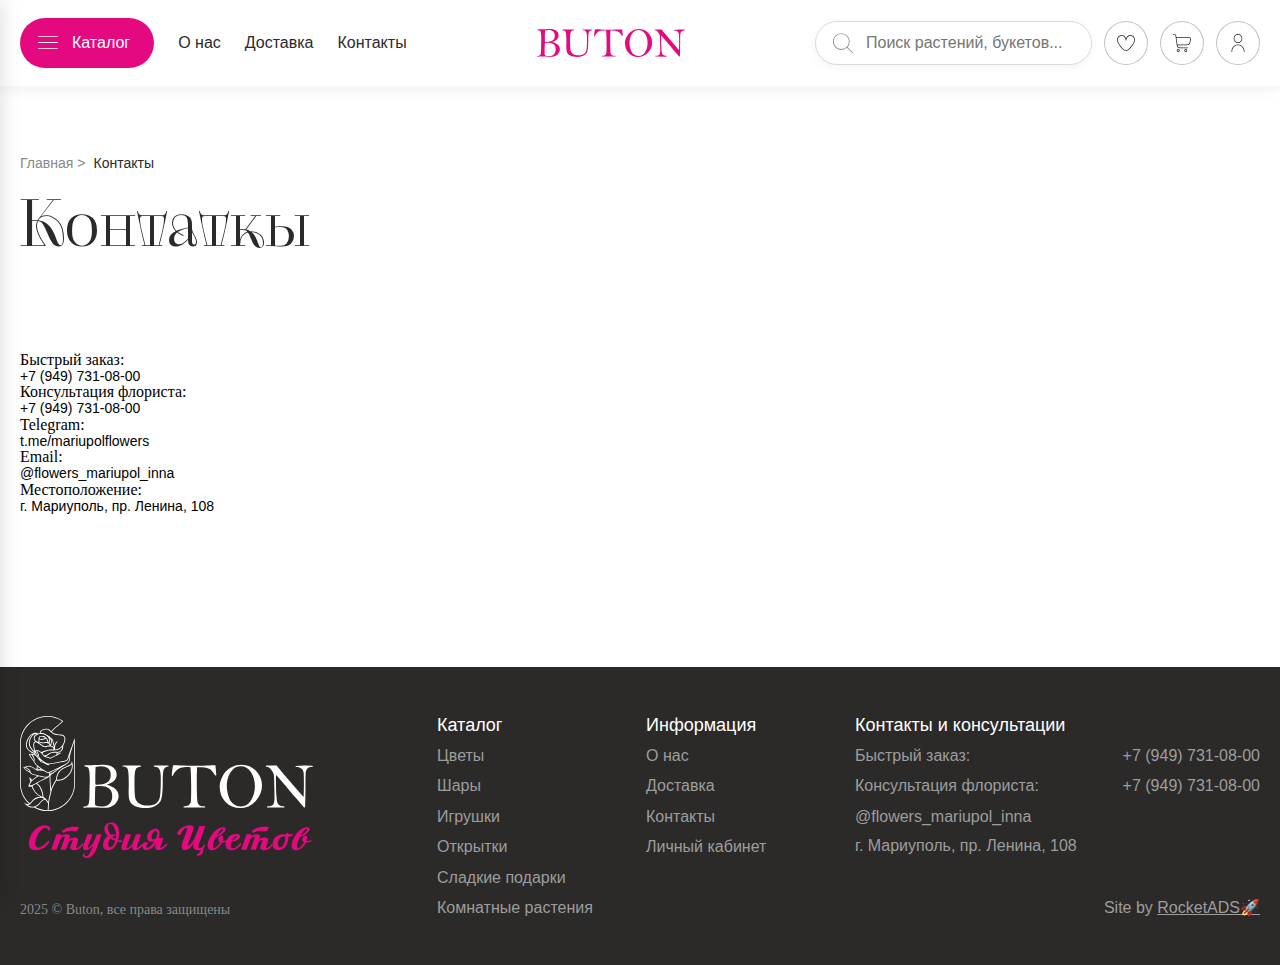
<file: contacts.html>
<!DOCTYPE html>
<html lang="ru">
<head>
	<meta charset="UTF-8">
	<meta name="viewport" content="width=device-width, initial-scale=1.0">
	<title>Контакты</title>
	<link rel="stylesheet" href="./css/style.css?_v=20251027164536">
	<link rel="stylesheet" href="./css/contacts.css?_v=20251027164536">

</head>
<body>
	<div style="display: none;">
		<svg xmlns="http://www.w3.org/2000/svg" xmlns:xlink="http://www.w3.org/1999/xlink"><symbol viewBox="0 0 22 12" id="arrow_1" xmlns="http://www.w3.org/2000/svg"><path d="M1 1l8.872 8.607a2 2 0 002.83-.044L21 1" stroke="#E5097F" stroke-width="2" stroke-linecap="round" fill="none"/></symbol><symbol viewBox="0 0 22 12" id="arrow_2" xmlns="http://www.w3.org/2000/svg"><path d="M1 1l8.872 8.607a2 2 0 002.83-.044L21 1" stroke="#2b2a29" stroke-width="2" stroke-linecap="round" fill="none"/></symbol><symbol viewBox="0 0 22 12" id="arrow_2_white" xmlns="http://www.w3.org/2000/svg"><path d="M1 1l8.872 8.607a2 2 0 002.83-.044L21 1" stroke="#fff" stroke-width="2" stroke-linecap="round" fill="none"/></symbol><symbol viewBox="0 0 20 14" id="burger" xmlns="http://www.w3.org/2000/svg"><path d="M20 7a.412.412 0 01-.417.406H.417A.412.412 0 010 7c0-.224.187-.406.417-.406h19.166c.23 0 .417.182.417.406zM.417 1.312h19.166c.23 0 .417-.181.417-.406A.412.412 0 0019.583.5H.417A.412.412 0 000 .906c0 .225.187.406.417.406zm19.166 11.376H.417a.412.412 0 00-.417.406c0 .224.187.406.417.406h19.166c.23 0 .417-.182.417-.406a.412.412 0 00-.417-.406z"/></symbol><symbol viewBox="0 0 18 18" id="cart" xmlns="http://www.w3.org/2000/svg"><path d="M17.575 3.686A1.868 1.868 0 0016.125 3H3.367l-.192-1.382A1.882 1.882 0 001.319 0H.375a.375.375 0 000 .75h.944c.559 0 1.038.417 1.114.97l1.336 9.62a3.39 3.39 0 003.343 2.91h7.513a.375.375 0 000-.75H7.112a2.636 2.636 0 01-2.597-2.25h9.48a3.383 3.383 0 003.31-2.713l.658-3.295a1.868 1.868 0 00-.389-1.556zm-.347 1.41L16.57 8.39a2.632 2.632 0 01-2.574 2.11H4.41l-.937-6.75h12.652a1.125 1.125 0 011.104 1.346zM5.25 15c-.827 0-1.5.673-1.5 1.5s.673 1.5 1.5 1.5 1.5-.673 1.5-1.5-.673-1.5-1.5-1.5zm0 2.25a.75.75 0 11.002-1.502.75.75 0 01-.002 1.502zm7.5-2.25c-.827 0-1.5.673-1.5 1.5s.673 1.5 1.5 1.5 1.5-.673 1.5-1.5-.673-1.5-1.5-1.5zm0 2.25a.75.75 0 11.002-1.502.75.75 0 01-.002 1.502z"/></symbol><symbol fill="none" viewBox="0 0 18 20" id="delete" xmlns="http://www.w3.org/2000/svg"><path d="M12.152 9.045l-2.574 2.622 2.575 2.621c.159.163.159.427 0 .59a.404.404 0 01-.58 0L9 12.255l-2.574 2.621a.404.404 0 01-.58 0 .422.422 0 010-.589l2.575-2.621-2.574-2.622a.422.422 0 010-.59.404.404 0 01.578 0l2.574 2.623 2.574-2.622a.404.404 0 01.579 0c.16.162.16.427 0 .589h.002zM18 3.75c0 .23-.183.417-.409.417h-1.227c0 .012 0 .025-.002.038l-1.12 12.39C15.063 18.534 13.487 20 11.573 20H6.442c-1.912 0-3.488-1.462-3.665-3.4L1.638 4.206l-.002-.04H.41A.413.413 0 010 3.75c0-.23.183-.417.41-.417h4.113C4.727 1.461 6.29 0 8.182 0h1.636c1.892 0 3.455 1.46 3.66 3.333h4.113c.226 0 .408.187.408.417zM5.347 3.333h7.304c-.198-1.411-1.394-2.5-2.834-2.5H8.181c-1.44 0-2.635 1.089-2.834 2.5zm10.196.834H2.455L3.59 16.522c.138 1.508 1.364 2.645 2.85 2.645h5.132c1.49 0 2.715-1.139 2.852-2.65l1.117-12.35h.002z" fill="currentColor"/></symbol><symbol viewBox="0 0 18 16" id="favorit" xmlns="http://www.w3.org/2000/svg"><path d="M15.713.751c-1.411-.908-2.954-.995-4.345-.247-1.07.578-1.912 1.584-2.368 2.75-.455-1.166-1.297-2.172-2.369-2.75C5.241-.244 3.7-.157 2.288.751c-1.44.927-2.316 2.46-2.287 4 .064 3.393 3.604 7.816 6.867 10.49C7.486 15.746 8.242 16 9 16c.757 0 1.514-.253 2.132-.76C14.395 12.567 17.935 8.143 18 4.75c.03-1.54-.846-3.072-2.286-3.999zm-5.058 13.916a2.62 2.62 0 01-3.31 0C4.212 12.098.811 7.895.751 4.737c-.024-1.285.721-2.573 1.946-3.361C3.345.958 4.024.749 4.694.749c.54 0 1.073.136 1.58.41C7.66 1.904 8.626 3.57 8.626 5.21c0 .205.168.372.375.372a.374.374 0 00.375-.372c0-1.64.967-3.306 2.351-4.053 1.137-.611 2.407-.535 3.578.218 1.224.788 1.969 2.076 1.945 3.361-.06 3.158-3.461 7.361-6.595 9.93z"/></symbol><symbol viewBox="0 0 16 18" id="lock" xmlns="http://www.w3.org/2000/svg"><path d="M13.25 6.207V5.25A5.256 5.256 0 008 0a5.256 5.256 0 00-5.25 5.25v.957A3.37 3.37 0 00.5 9.375v5.25A3.38 3.38 0 003.875 18h8.25a3.38 3.38 0 003.375-3.375v-5.25a3.37 3.37 0 00-2.25-3.168zM3.5 5.25C3.5 2.768 5.518.75 8 .75s4.5 2.018 4.5 4.5v.788c-.124-.014-.247-.038-.375-.038h-8.25c-.128 0-.25.024-.375.038V5.25zm11.25 9.375a2.628 2.628 0 01-2.625 2.625h-8.25a2.628 2.628 0 01-2.625-2.625v-5.25A2.628 2.628 0 013.875 6.75h8.25a2.628 2.628 0 012.625 2.625v5.25zm-6.375-3.75v2.25a.375.375 0 01-.75 0v-2.25a.375.375 0 01.75 0z" fill="currentColor"/></symbol><symbol viewBox="0 0 148 28" id="logo" xmlns="http://www.w3.org/2000/svg"><path d="M15.181 12.938c2.567.68 4.49 1.629 5.77 2.853 1.28 1.219 1.916 2.706 1.916 4.455 0 1.877-.792 3.604-2.383 5.19-1.59 1.594-3.924 2.394-7.007 2.394-.58 0-1.506-.043-2.779-.135-.813-.049-1.258-.077-1.329-.077-4.257 0-7.127.042-8.62.127-.501 0-.749-.134-.749-.396 0-.135.071-.234.22-.284.14-.056.678-.17 1.612-.332.551-.1.99-.333 1.308-.701.318-.376.558-1.133.728-2.28.162-1.148.248-2.855.248-5.113 0-2.238.028-4.044.084-5.418.057-1.367.078-2.422.078-3.151 0-2.28-.085-4.107-.255-5.488C3.847 3.2 3.6 2.322 3.281 1.94c-.318-.375-.969-.644-1.959-.793-.402-.056-.6-.212-.6-.46 0-.262.198-.39.6-.39L5.098.34c1.23 0 2.39-.028 3.465-.078 2.425-.12 3.988-.177 4.688-.177 2.56 0 4.596.56 6.102 1.678 1.492 1.12 2.242 2.642 2.242 4.575 0 1.515-.488 2.818-1.471 3.909-.983 1.09-2.63 1.99-4.943 2.69zM8.04 1.558c-.127 3.017-.191 5.467-.191 7.343l.021 3.067c0 .41.057.672.177.786.12.106.438.162.968.162 2.645 0 4.766-.48 6.364-1.437 1.598-.963 2.397-2.57 2.397-4.83 0-1.919-.594-3.349-1.781-4.298C14.807 1.409 13.329.935 11.56.935c-1.025 0-2.206.205-3.521.623zm.014 12.357c-.191.347-.29.949-.29 1.813l-.141 6.458c0 2.28.056 3.548.17 3.817.12.262.522.482 1.202.666.685.177 1.767.269 3.245.269 1.315 0 2.383-.184 3.203-.552.827-.369 1.584-1.098 2.27-2.182.693-1.083 1.04-2.379 1.04-3.894 0-2.252-.658-3.902-1.98-4.957-1.323-1.056-3.275-1.587-5.855-1.587-.87 0-1.825.05-2.864.149zM26.092.468h10.373c.594 0 .89.127.89.375s-.219.39-.664.432c-.983.099-1.711.368-2.185.807-.474.446-.827 1.225-1.075 2.344-.24 1.119-.36 3.52-.36 7.195 0 4.411.127 7.463.381 9.163.262 1.7 1.061 3.052 2.412 4.058 1.35.998 3.188 1.501 5.515 1.501 2.44 0 4.292-.46 5.565-1.388 1.273-.928 2.1-2.301 2.481-4.128.382-1.82.573-5.786.573-11.883 0-3.137-.325-5.19-.976-6.168-.65-.97-1.612-1.459-2.885-1.459-.509 0-.763-.149-.763-.439 0-.276.34-.41 1.011-.41h8.23c.375 0 .559.134.559.41 0 .198-.148.312-.453.354-1.032.156-1.788.489-2.276.999-.481.51-.8 1.437-.948 2.783-.148 1.338-.226 3.307-.226 5.913 0 3.25-.12 6.005-.36 8.278-.248 2.266-.764 3.959-1.57 5.07-.8 1.112-2.008 2.012-3.614 2.698-1.612.687-3.592 1.027-5.94 1.027-2.41 0-4.454-.382-6.15-1.154-1.69-.765-2.836-1.785-3.437-3.052-.601-1.268-.905-3.159-.905-5.68l.084-5.75c0-5.113-.219-8.236-.65-9.375-.438-1.14-1.372-1.728-2.807-1.757-.467 0-.7-.113-.7-.34 0-.283.29-.424.87-.424zm43.054 1.104a99.394 99.394 0 00-2.284-.042c-2.99 0-5.154.623-6.498 1.862-1.343 1.246-2.128 2.344-2.347 3.314-.064.347-.248.517-.538.517-.134 0-.261-.064-.382-.19.071-1.644.34-3.86.807-6.65A40.866 40.866 0 0159.169.34c1.075 0 2.517.057 4.328.17 1.944.113 4.928.17 8.944.17 4.116 0 6.795-.05 8.04-.142 1.131-.106 2.687-.156 4.66-.156.162.992.275 2.033.325 3.11.085 1.224.17 2.088.247 2.584.014.113.021.227.021.354 0 .333-.14.496-.431.496a.576.576 0 01-.438-.177c-.12-.12-.39-.51-.806-1.176-.722-1.126-1.471-1.976-2.249-2.556a6.135 6.135 0 00-2.602-1.112c-.961-.163-2.899-.276-5.82-.333-.14 2.09-.211 4.483-.211 7.167 0 8.894.19 14.134.565 15.728.382 1.593 1.733 2.386 4.059 2.386.566 0 .848.12.848.354 0 .276-.268.41-.805.41h-12.7c-.333 0-.495-.134-.495-.396s.325-.39.969-.39c1.089 0 1.973-.311 2.637-.927.672-.616 1.054-1.445 1.16-2.5.106-1.055.156-4.093.156-9.12 0-4.292-.142-8.527-.425-12.712zm18.78 12.293c0-1.87.566-3.923 1.697-6.153 1.131-2.238 2.786-4.08 4.964-5.53C96.757.728 99.21 0 101.948 0c3.825 0 6.986 1.367 9.474 4.107 2.497 2.741 3.741 5.87 3.741 9.383 0 3.74-1.379 7.089-4.144 10.056-2.757 2.967-6.08 4.454-9.962 4.454-3.713 0-6.831-1.303-9.348-3.902-2.524-2.599-3.783-6.012-3.783-10.233zm4.582-.68c0 2.267.347 4.582 1.04 6.962.692 2.38 1.781 4.107 3.26 5.177 1.484 1.076 3.068 1.614 4.758 1.614 2.729 0 4.914-1.331 6.554-3.987 1.641-2.655 2.461-5.729 2.461-9.22 0-3.385-.834-6.359-2.51-8.915-1.676-2.557-3.868-3.839-6.569-3.839-2.036 0-3.733.68-5.09 2.047-1.358 1.367-2.348 3.002-2.97 4.9-.623 1.898-.934 3.654-.934 5.262zM124.596.596c.827 1.119 2.269 2.86 4.313 5.212l6.639 7.705 6.385 7.385c.142-2.5.212-5.75.212-9.744 0-3.002-.063-5.006-.184-6.026-.127-1.013-.587-1.87-1.385-2.563-.799-.688-1.796-1.034-2.984-1.034-.559 0-.835-.12-.835-.354 0-.135.057-.241.177-.298.113-.064 1.046-.127 2.786-.19 1.74-.065 3.203-.093 4.391-.093l2.793.021h.452c.432 0 .644.12.644.361 0 .213-.184.34-.559.383-1.393.148-2.397.516-3.005 1.09-.615.574-.983 1.402-1.096 2.479-.12 1.083-.176 4.716-.176 10.898l-.205 10.962c0 .553-.135.829-.411.829a.659.659 0 01-.275-.085c-.121-.057-.736-.758-1.853-2.096a328.288 328.288 0 00-4.137-4.809 149.64 149.64 0 01-3.867-4.539c-2.065-2.507-3.359-4.043-3.903-4.624-2.001-2.132-3.182-3.498-3.543-4.107-.233-.418-.453-.623-.643-.623-.142 0-.212.269-.212.807l.042 3.222c0 4.086.113 7.35.333 9.793.219 2.437.452 3.867.692 4.292.241.418.658.843 1.259 1.274.601.432 1.237.645 1.909.645.912 0 1.365.162 1.365.495 0 .248-.255.376-.764.376l-9.949-.021c-.466 0-.7-.12-.7-.354 0-.277.227-.411.679-.411 1.697 0 2.829-.375 3.394-1.133.566-.758.849-2.365.849-4.823l-.156-7.3c-.035-4.3-.169-6.827-.403-7.592-.233-.765-.756-1.692-1.57-2.79-.813-1.098-1.739-1.72-2.771-1.855-.467-.057-.701-.192-.701-.397 0-.27.305-.41.906-.41l6.067.042z" fill="#E5097F"/></symbol><symbol viewBox="0 0 18 16" id="mail" xmlns="http://www.w3.org/2000/svg"><path d="M14.625.5H3.375A3.38 3.38 0 000 3.875v8.25A3.38 3.38 0 003.375 15.5h11.25A3.38 3.38 0 0018 12.125v-8.25A3.38 3.38 0 0014.625.5zm-11.25.75h11.25c.813 0 1.532.38 2.015.962l-5.769 5.77a2.641 2.641 0 01-1.873.768c-.685-.013-1.369-.27-1.868-.769L1.36 2.212a2.61 2.61 0 012.015-.962zM17.25 12.125a2.628 2.628 0 01-2.625 2.625H3.375A2.628 2.628 0 01.75 12.125v-8.25c0-.358.073-.698.203-1.01L6.6 8.511a3.349 3.349 0 002.383.989c.898 0 1.781-.35 2.42-.989l5.646-5.645c.13.31.203.651.203 1.009l-.001 8.25z" fill="currentColor"/></symbol><symbol viewBox="0 0 20 20" id="search" xmlns="http://www.w3.org/2000/svg"><path d="M19.878 19.288l-5.374-5.374a8.292 8.292 0 002.163-5.58C16.667 3.737 12.928 0 8.333 0S0 3.738 0 8.333c0 4.595 3.738 8.334 8.333 8.334a8.283 8.283 0 005.58-2.164l5.375 5.375a.417.417 0 10.59-.59zM.833 8.333c0-4.135 3.365-7.5 7.5-7.5s7.5 3.365 7.5 7.5-3.364 7.5-7.5 7.5-7.5-3.365-7.5-7.5z"/></symbol><symbol viewBox="0 0 14 18" id="user" xmlns="http://www.w3.org/2000/svg"><path d="M7 9c2.39 0 4.333-2.018 4.333-4.5S9.39 0 7 0 2.667 2.018 2.667 4.5 4.61 9 7 9zM7 .75c1.991 0 3.611 1.682 3.611 3.75S8.991 8.25 7 8.25 3.389 6.568 3.389 4.5 5.009.75 7 .75zm6.5 16.5v.375a.368.368 0 01-.361.375.368.368 0 01-.361-.375v-.375c0-3.308-2.592-6-5.778-6-3.186 0-5.778 2.692-5.778 6v.375a.368.368 0 01-.36.375.368.368 0 01-.362-.375v-.375c0-3.722 2.916-6.75 6.5-6.75s6.5 3.028 6.5 6.75z"/></symbol></svg>
	</div>
	<div class="wrapper">
		<header class="header">
	<div class="container">
		<div class="header__inner">
			<!-- Меню -->
			<nav class="header__nav">
				<ul class="nav-list">
					<li>
						<a href="./catalog/" class="nav-link btn-link">
							<svg class="btn-link__icon icon">
								<use href="#burger"></use>
							</svg>
							<span class="btn-link__content">Каталог</span>
					</a>
				</li>
					<li><a href="./about.html" class="nav-link">О нас</a></li>
					<li><a href="./#delivery" class="nav-link">Доставка</a></li>
					<li><a href="./contacts.html" class="nav-link">Контакты</a></li>
				</ul>
			</nav>

			<!-- Логотип -->
			<a href="./" class="header__logo">
				<svg class="logo__icon icon">
					<use href="#logo"></use>
				</svg>
			</a>
			<div class="header__icons">
				<form class="header__search">
					<input type="text" placeholder="Поиск растений, букетов..." class="search-input">
					<button title="Найти" type="submit" class="search-submit">
						<svg>
							<use href="#search"></use>
						</svg>
					</button>
				</form>
				<a
	href="./favorite.html"
	title="Добавить в избранное"
	class="button circle "
>
	<span class="button__icon">
		<svg>
			<use class="icon" href="#favorit"></use>
		</svg>
	</span>
</a>
				<a
	href="./cart.html"
	title="Перейти в корзину"
	class="button circle "
>
	<span class="button__icon">
		<svg>
			<use class="icon" href="#cart"></use>
		</svg>
	</span>
</a>
				<a
	href="./login.html"
	title="Личный кабинет"
	class="button circle "
>
	<span class="button__icon">
		<svg>
			<use class="icon" href="#user"></use>
		</svg>
	</span>
</a>
			</div>
		</div>
		<div class="header__mob">
			<a href="./" class="header__logo header__logo--mob">
				<svg class="logo__icon icon">
					<use href="#logo"></use>
				</svg>
			</a>
			<form class="header__search">
				<input type="text" placeholder="Поиск растений, букетов..." class="search-input">
				<button title="Найти" type="submit" class="search-submit">
					<svg>
						<use href="#search"></use>
					</svg>
				</button>
			</form>
			<button type="button" title="меню" class="button circle colored header__mob-btn menu-toggle" aria-label="Открыть меню">
				<span class="button__icon">
					<svg>
						<use class="icon" href="#burger"></use>
					</svg>
				</span>
			</button>
		</div>
	</div>
</header>
		<main class="main">
			<section class="section">
				<div class="container">
					<div class="breadcrumbs">
						<ol itemscope itemtype="https://schema.org/BreadcrumbList">
							<li itemprop="itemListElement" itemscope itemtype="https://schema.org/ListItem">
								<a itemprop="item" href="./">
									<span itemprop="name">Главная</span></a>
								<meta itemprop="position" content="1" />
							</li>
							<li itemprop="itemListElement" itemscope itemtype="https://schema.org/ListItem">
								<a itemprop="item" href="./contacts.html">
									<span itemprop="name">Контакты</span></a>
								<meta itemprop="position" content="2" />
							</li>
						</ol>
					</div>
					<h1 class="section__title">Контаткы</h1>
				</div>
			</section>
			
			<section class="contacts-section">
				<div class="container">
					<div class="page-contacts">
						<div class="page-contacts__wrapper">
							<div class="page-contacts__content">
								<dl class="page-contacts__list">
									<div class="page-contacts__list-item">
										<dt>Быстрый заказ:</dt>
										<dd><a href="tel:++79497310800">+7 (949) 731-08-00</a></dd>
									</div>
									<div class="page-contacts__list-item">
										<dt>Консультация флориста:</dt>
										<dd><a href="tel:++79497310800">+7 (949) 731-08-00</a></dd>
									</div>
									<div class="page-contacts__list-item">
										<dt>Telegram:</dt>
										<dd><a href="tel:++79497310800">t.me/mariupolflowers</a></dd>
									</div>
									<div class="page-contacts__list-item">
										<dt>Email:</dt>
										<dd><a href="tel:++79497310800">@flowers_mariupol_inna</a></dd>
									</div>
									<div class="page-contacts__list-item">
										<dt>Местоположение:</dt>
										<dd><a href="tel:++79497310800">г. Мариуполь, пр. Ленина, 108</a></dd>
									</div>
								</dl>
							</div>
							<div class="page-contacts__map">
								<iframe
									src="https://yandex.ru/map-widget/v1/?um=constructor%3Abd207502e37a8d08ec064139c6ba251acd7b17c6e1779020bab7bd64150d9629&amp;source=constructor"
									width="100%" height="100%" frameborder="0"></iframe>
							</div>
						</div>
					</div>
				</div>
			</section>
		</main>
		<!-- html/footer.html -->
<footer class="footer">
	<div class="container">
		<div class="footer__inner">

			<!-- Логотип и копирайт -->
			<div class="footer__brand">
				<a href="#" class="footer__logo">
					<img src="./img/logo_full.svg" alt="Магазин цветов и подарков">
				</a>
				<p class="footer__copyright">2025 © Buton, все права защищены</p>
			</div>

			<!-- Меню -->
			<nav class="footer__nav">
				<div class="nav-column">
					<h4>Каталог</h4>
					<ul>
						<li><a href="#">Цветы</a></li>
						<li><a href="#">Шары</a></li>
						<li><a href="#">Игрушки</a></li>
						<li><a href="#">Открытки</a></li>
						<li><a href="#">Сладкие подарки</a></li>
						<li><a href="#">Комнатные растения</a></li>
					</ul>
				</div>

				<div class="nav-column">
					<h4>Информация</h4>
					<ul>
						<li><a href="./about.html">О нас</a></li>
						<li><a href="./#delivery">Доставка</a></li>
						<li><a href="./contacts.html">Контакты</a></li>
						<li><a href="#">Личный кабинет</a></li>
					</ul>
				</div>

				<div class="nav-column">
					<h4>Контакты и консультации</h4>
					<ul>
						<li>Быстрый заказ: <a href="tel:+79497310800">+7 (949) 731-08-00</a></li>
						<li>Консультация флориста: <a href="tel:+79497310800">+7 (949) 731-08-00</a></li>
						<li><a href="mailto:@flowers_mariupol_inna">@flowers_mariupol_inna</a></li>
						<li>г. Мариуполь, пр. Ленина, 108</li>
						<li class="text-end"><span>Site by <a href="https://rocket-ads.ru">RocketADS🚀</a></span></li>
					</ul>
				</div>
			</nav>

		</div>
	</div>
</footer>

		<!-- Мобильное меню -->
<aside class="mobile-menu" aria-hidden="true" tabindex="-1">
	<div class="mobile-menu__backdrop"></div> <!-- слой 1: тёмный оверлей -->
	<div class="mobile-menu__accent"></div> <!-- слой 2: розовая подложка -->
	<div class="mobile-menu__panel">
		<div class="mobile-menu__header">
			<button class="mobile-menu__close">
				<svg width="18" height="18" viewBox="0 0 18 18" fill="none" xmlns="http://www.w3.org/2000/svg">
					<path d="M16.7929 0.500046L0.500047 16.7929M0.5 0.5L16.7929 16.7929" stroke="#2B2A29" stroke-linecap="round" />
				</svg>
			</button>
		</div>
		<div class="mobile-menu__body">
			<div class="accordion mobile-menu__accordion">
				<div class="accordion-item active">
					<button class="accordion-header" type="button">
						Каталог
						<svg class="accordion-icon">
							<use href="#arrow_2"></use>
						</svg>
					</button>
					<div class="accordion-body">
						<ul>
							<li>
								<a href="#">Цветы</a>
							</li>
							<li>
								<a href="#">Комнатные растения</a>
							</li>
							<li>
								<a href="#">Игрушки</a>
							</li>
							<li>
								<a href="#">Сладкие подарки</a>
							</li>
							<li>
								<a href="#">Открытки</a>
							</li>
						</ul>
					</div>
				</div>
			</div>
			<ul class="mobile-menu__body-list">
				<li>
					<a href="./about.html">О нас</a>
				</li>
				<li>
					<a href="#">Доставка</a>
				</li>
				<li>
					<a href="./contacts.html">Контакты</a>
				</li>
				<li>
					<a href="./login.html">Вход</a>
				</li>
				<li>
					<a href="./favorite.html">Избранное</a>
				</li>
				<li>
					<a href="./cart.html">Корзина</a>
				</li>
			</ul>
		</div>
		<div class="mobile-menu__footer">
			<div class="mobile-menu__footer-title">
				Контакты и консультации
			</div>
			<ul class="mobile-menu__footer-list">
				<li>
					<a href="tel:+79497310800">+7 (949) 731-08-00</a>
				</li>
				<li>
					<a href="mailto:@flowers_mariupol_inna">@flowers_mariupol_inna</a>
				</li>
				<li>
					г. Мариуполь, пр. Ленина, 108
				</li>
			</ul>
		</div>
		
	</div> <!-- слой 3: белое меню -->
</aside>
	</div>
	<script src="./js/app.js?_v=20251027164536"></script>
</body>
</html>
</file>
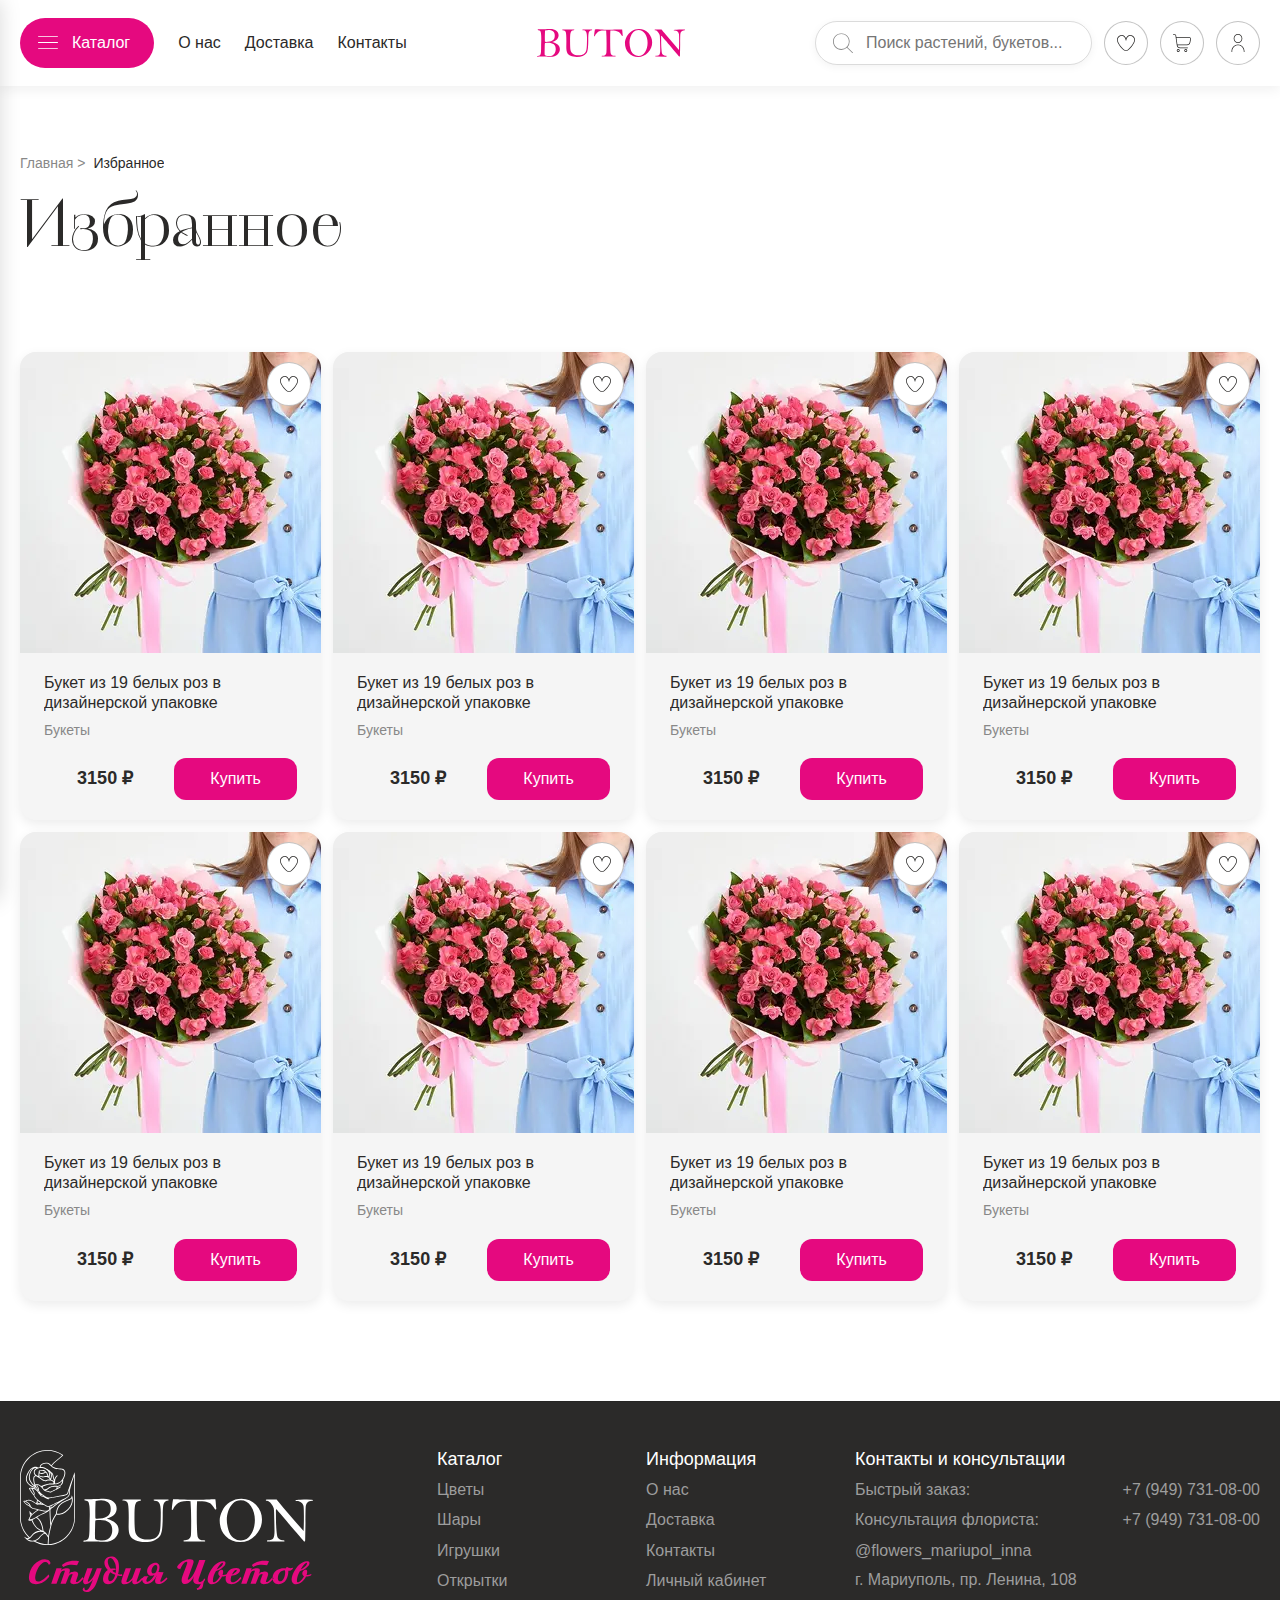
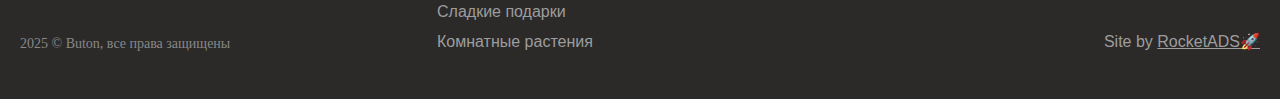
<file: favorite.html>
<!DOCTYPE html>
<html lang="ru">
<head>
	<meta charset="UTF-8">
	<meta name="viewport" content="width=device-width, initial-scale=1.0">
	<title>Избранное</title>
	<link rel="stylesheet" href="./css/style.css?_v=20251027164536">
	<link rel="stylesheet" href="./css/favorites.css?_v=20251027164536">

</head>
<body>
	<div style="display: none;">
		<svg xmlns="http://www.w3.org/2000/svg" xmlns:xlink="http://www.w3.org/1999/xlink"><symbol viewBox="0 0 22 12" id="arrow_1" xmlns="http://www.w3.org/2000/svg"><path d="M1 1l8.872 8.607a2 2 0 002.83-.044L21 1" stroke="#E5097F" stroke-width="2" stroke-linecap="round" fill="none"/></symbol><symbol viewBox="0 0 22 12" id="arrow_2" xmlns="http://www.w3.org/2000/svg"><path d="M1 1l8.872 8.607a2 2 0 002.83-.044L21 1" stroke="#2b2a29" stroke-width="2" stroke-linecap="round" fill="none"/></symbol><symbol viewBox="0 0 22 12" id="arrow_2_white" xmlns="http://www.w3.org/2000/svg"><path d="M1 1l8.872 8.607a2 2 0 002.83-.044L21 1" stroke="#fff" stroke-width="2" stroke-linecap="round" fill="none"/></symbol><symbol viewBox="0 0 20 14" id="burger" xmlns="http://www.w3.org/2000/svg"><path d="M20 7a.412.412 0 01-.417.406H.417A.412.412 0 010 7c0-.224.187-.406.417-.406h19.166c.23 0 .417.182.417.406zM.417 1.312h19.166c.23 0 .417-.181.417-.406A.412.412 0 0019.583.5H.417A.412.412 0 000 .906c0 .225.187.406.417.406zm19.166 11.376H.417a.412.412 0 00-.417.406c0 .224.187.406.417.406h19.166c.23 0 .417-.182.417-.406a.412.412 0 00-.417-.406z"/></symbol><symbol viewBox="0 0 18 18" id="cart" xmlns="http://www.w3.org/2000/svg"><path d="M17.575 3.686A1.868 1.868 0 0016.125 3H3.367l-.192-1.382A1.882 1.882 0 001.319 0H.375a.375.375 0 000 .75h.944c.559 0 1.038.417 1.114.97l1.336 9.62a3.39 3.39 0 003.343 2.91h7.513a.375.375 0 000-.75H7.112a2.636 2.636 0 01-2.597-2.25h9.48a3.383 3.383 0 003.31-2.713l.658-3.295a1.868 1.868 0 00-.389-1.556zm-.347 1.41L16.57 8.39a2.632 2.632 0 01-2.574 2.11H4.41l-.937-6.75h12.652a1.125 1.125 0 011.104 1.346zM5.25 15c-.827 0-1.5.673-1.5 1.5s.673 1.5 1.5 1.5 1.5-.673 1.5-1.5-.673-1.5-1.5-1.5zm0 2.25a.75.75 0 11.002-1.502.75.75 0 01-.002 1.502zm7.5-2.25c-.827 0-1.5.673-1.5 1.5s.673 1.5 1.5 1.5 1.5-.673 1.5-1.5-.673-1.5-1.5-1.5zm0 2.25a.75.75 0 11.002-1.502.75.75 0 01-.002 1.502z"/></symbol><symbol fill="none" viewBox="0 0 18 20" id="delete" xmlns="http://www.w3.org/2000/svg"><path d="M12.152 9.045l-2.574 2.622 2.575 2.621c.159.163.159.427 0 .59a.404.404 0 01-.58 0L9 12.255l-2.574 2.621a.404.404 0 01-.58 0 .422.422 0 010-.589l2.575-2.621-2.574-2.622a.422.422 0 010-.59.404.404 0 01.578 0l2.574 2.623 2.574-2.622a.404.404 0 01.579 0c.16.162.16.427 0 .589h.002zM18 3.75c0 .23-.183.417-.409.417h-1.227c0 .012 0 .025-.002.038l-1.12 12.39C15.063 18.534 13.487 20 11.573 20H6.442c-1.912 0-3.488-1.462-3.665-3.4L1.638 4.206l-.002-.04H.41A.413.413 0 010 3.75c0-.23.183-.417.41-.417h4.113C4.727 1.461 6.29 0 8.182 0h1.636c1.892 0 3.455 1.46 3.66 3.333h4.113c.226 0 .408.187.408.417zM5.347 3.333h7.304c-.198-1.411-1.394-2.5-2.834-2.5H8.181c-1.44 0-2.635 1.089-2.834 2.5zm10.196.834H2.455L3.59 16.522c.138 1.508 1.364 2.645 2.85 2.645h5.132c1.49 0 2.715-1.139 2.852-2.65l1.117-12.35h.002z" fill="currentColor"/></symbol><symbol viewBox="0 0 18 16" id="favorit" xmlns="http://www.w3.org/2000/svg"><path d="M15.713.751c-1.411-.908-2.954-.995-4.345-.247-1.07.578-1.912 1.584-2.368 2.75-.455-1.166-1.297-2.172-2.369-2.75C5.241-.244 3.7-.157 2.288.751c-1.44.927-2.316 2.46-2.287 4 .064 3.393 3.604 7.816 6.867 10.49C7.486 15.746 8.242 16 9 16c.757 0 1.514-.253 2.132-.76C14.395 12.567 17.935 8.143 18 4.75c.03-1.54-.846-3.072-2.286-3.999zm-5.058 13.916a2.62 2.62 0 01-3.31 0C4.212 12.098.811 7.895.751 4.737c-.024-1.285.721-2.573 1.946-3.361C3.345.958 4.024.749 4.694.749c.54 0 1.073.136 1.58.41C7.66 1.904 8.626 3.57 8.626 5.21c0 .205.168.372.375.372a.374.374 0 00.375-.372c0-1.64.967-3.306 2.351-4.053 1.137-.611 2.407-.535 3.578.218 1.224.788 1.969 2.076 1.945 3.361-.06 3.158-3.461 7.361-6.595 9.93z"/></symbol><symbol viewBox="0 0 16 18" id="lock" xmlns="http://www.w3.org/2000/svg"><path d="M13.25 6.207V5.25A5.256 5.256 0 008 0a5.256 5.256 0 00-5.25 5.25v.957A3.37 3.37 0 00.5 9.375v5.25A3.38 3.38 0 003.875 18h8.25a3.38 3.38 0 003.375-3.375v-5.25a3.37 3.37 0 00-2.25-3.168zM3.5 5.25C3.5 2.768 5.518.75 8 .75s4.5 2.018 4.5 4.5v.788c-.124-.014-.247-.038-.375-.038h-8.25c-.128 0-.25.024-.375.038V5.25zm11.25 9.375a2.628 2.628 0 01-2.625 2.625h-8.25a2.628 2.628 0 01-2.625-2.625v-5.25A2.628 2.628 0 013.875 6.75h8.25a2.628 2.628 0 012.625 2.625v5.25zm-6.375-3.75v2.25a.375.375 0 01-.75 0v-2.25a.375.375 0 01.75 0z" fill="currentColor"/></symbol><symbol viewBox="0 0 148 28" id="logo" xmlns="http://www.w3.org/2000/svg"><path d="M15.181 12.938c2.567.68 4.49 1.629 5.77 2.853 1.28 1.219 1.916 2.706 1.916 4.455 0 1.877-.792 3.604-2.383 5.19-1.59 1.594-3.924 2.394-7.007 2.394-.58 0-1.506-.043-2.779-.135-.813-.049-1.258-.077-1.329-.077-4.257 0-7.127.042-8.62.127-.501 0-.749-.134-.749-.396 0-.135.071-.234.22-.284.14-.056.678-.17 1.612-.332.551-.1.99-.333 1.308-.701.318-.376.558-1.133.728-2.28.162-1.148.248-2.855.248-5.113 0-2.238.028-4.044.084-5.418.057-1.367.078-2.422.078-3.151 0-2.28-.085-4.107-.255-5.488C3.847 3.2 3.6 2.322 3.281 1.94c-.318-.375-.969-.644-1.959-.793-.402-.056-.6-.212-.6-.46 0-.262.198-.39.6-.39L5.098.34c1.23 0 2.39-.028 3.465-.078 2.425-.12 3.988-.177 4.688-.177 2.56 0 4.596.56 6.102 1.678 1.492 1.12 2.242 2.642 2.242 4.575 0 1.515-.488 2.818-1.471 3.909-.983 1.09-2.63 1.99-4.943 2.69zM8.04 1.558c-.127 3.017-.191 5.467-.191 7.343l.021 3.067c0 .41.057.672.177.786.12.106.438.162.968.162 2.645 0 4.766-.48 6.364-1.437 1.598-.963 2.397-2.57 2.397-4.83 0-1.919-.594-3.349-1.781-4.298C14.807 1.409 13.329.935 11.56.935c-1.025 0-2.206.205-3.521.623zm.014 12.357c-.191.347-.29.949-.29 1.813l-.141 6.458c0 2.28.056 3.548.17 3.817.12.262.522.482 1.202.666.685.177 1.767.269 3.245.269 1.315 0 2.383-.184 3.203-.552.827-.369 1.584-1.098 2.27-2.182.693-1.083 1.04-2.379 1.04-3.894 0-2.252-.658-3.902-1.98-4.957-1.323-1.056-3.275-1.587-5.855-1.587-.87 0-1.825.05-2.864.149zM26.092.468h10.373c.594 0 .89.127.89.375s-.219.39-.664.432c-.983.099-1.711.368-2.185.807-.474.446-.827 1.225-1.075 2.344-.24 1.119-.36 3.52-.36 7.195 0 4.411.127 7.463.381 9.163.262 1.7 1.061 3.052 2.412 4.058 1.35.998 3.188 1.501 5.515 1.501 2.44 0 4.292-.46 5.565-1.388 1.273-.928 2.1-2.301 2.481-4.128.382-1.82.573-5.786.573-11.883 0-3.137-.325-5.19-.976-6.168-.65-.97-1.612-1.459-2.885-1.459-.509 0-.763-.149-.763-.439 0-.276.34-.41 1.011-.41h8.23c.375 0 .559.134.559.41 0 .198-.148.312-.453.354-1.032.156-1.788.489-2.276.999-.481.51-.8 1.437-.948 2.783-.148 1.338-.226 3.307-.226 5.913 0 3.25-.12 6.005-.36 8.278-.248 2.266-.764 3.959-1.57 5.07-.8 1.112-2.008 2.012-3.614 2.698-1.612.687-3.592 1.027-5.94 1.027-2.41 0-4.454-.382-6.15-1.154-1.69-.765-2.836-1.785-3.437-3.052-.601-1.268-.905-3.159-.905-5.68l.084-5.75c0-5.113-.219-8.236-.65-9.375-.438-1.14-1.372-1.728-2.807-1.757-.467 0-.7-.113-.7-.34 0-.283.29-.424.87-.424zm43.054 1.104a99.394 99.394 0 00-2.284-.042c-2.99 0-5.154.623-6.498 1.862-1.343 1.246-2.128 2.344-2.347 3.314-.064.347-.248.517-.538.517-.134 0-.261-.064-.382-.19.071-1.644.34-3.86.807-6.65A40.866 40.866 0 0159.169.34c1.075 0 2.517.057 4.328.17 1.944.113 4.928.17 8.944.17 4.116 0 6.795-.05 8.04-.142 1.131-.106 2.687-.156 4.66-.156.162.992.275 2.033.325 3.11.085 1.224.17 2.088.247 2.584.014.113.021.227.021.354 0 .333-.14.496-.431.496a.576.576 0 01-.438-.177c-.12-.12-.39-.51-.806-1.176-.722-1.126-1.471-1.976-2.249-2.556a6.135 6.135 0 00-2.602-1.112c-.961-.163-2.899-.276-5.82-.333-.14 2.09-.211 4.483-.211 7.167 0 8.894.19 14.134.565 15.728.382 1.593 1.733 2.386 4.059 2.386.566 0 .848.12.848.354 0 .276-.268.41-.805.41h-12.7c-.333 0-.495-.134-.495-.396s.325-.39.969-.39c1.089 0 1.973-.311 2.637-.927.672-.616 1.054-1.445 1.16-2.5.106-1.055.156-4.093.156-9.12 0-4.292-.142-8.527-.425-12.712zm18.78 12.293c0-1.87.566-3.923 1.697-6.153 1.131-2.238 2.786-4.08 4.964-5.53C96.757.728 99.21 0 101.948 0c3.825 0 6.986 1.367 9.474 4.107 2.497 2.741 3.741 5.87 3.741 9.383 0 3.74-1.379 7.089-4.144 10.056-2.757 2.967-6.08 4.454-9.962 4.454-3.713 0-6.831-1.303-9.348-3.902-2.524-2.599-3.783-6.012-3.783-10.233zm4.582-.68c0 2.267.347 4.582 1.04 6.962.692 2.38 1.781 4.107 3.26 5.177 1.484 1.076 3.068 1.614 4.758 1.614 2.729 0 4.914-1.331 6.554-3.987 1.641-2.655 2.461-5.729 2.461-9.22 0-3.385-.834-6.359-2.51-8.915-1.676-2.557-3.868-3.839-6.569-3.839-2.036 0-3.733.68-5.09 2.047-1.358 1.367-2.348 3.002-2.97 4.9-.623 1.898-.934 3.654-.934 5.262zM124.596.596c.827 1.119 2.269 2.86 4.313 5.212l6.639 7.705 6.385 7.385c.142-2.5.212-5.75.212-9.744 0-3.002-.063-5.006-.184-6.026-.127-1.013-.587-1.87-1.385-2.563-.799-.688-1.796-1.034-2.984-1.034-.559 0-.835-.12-.835-.354 0-.135.057-.241.177-.298.113-.064 1.046-.127 2.786-.19 1.74-.065 3.203-.093 4.391-.093l2.793.021h.452c.432 0 .644.12.644.361 0 .213-.184.34-.559.383-1.393.148-2.397.516-3.005 1.09-.615.574-.983 1.402-1.096 2.479-.12 1.083-.176 4.716-.176 10.898l-.205 10.962c0 .553-.135.829-.411.829a.659.659 0 01-.275-.085c-.121-.057-.736-.758-1.853-2.096a328.288 328.288 0 00-4.137-4.809 149.64 149.64 0 01-3.867-4.539c-2.065-2.507-3.359-4.043-3.903-4.624-2.001-2.132-3.182-3.498-3.543-4.107-.233-.418-.453-.623-.643-.623-.142 0-.212.269-.212.807l.042 3.222c0 4.086.113 7.35.333 9.793.219 2.437.452 3.867.692 4.292.241.418.658.843 1.259 1.274.601.432 1.237.645 1.909.645.912 0 1.365.162 1.365.495 0 .248-.255.376-.764.376l-9.949-.021c-.466 0-.7-.12-.7-.354 0-.277.227-.411.679-.411 1.697 0 2.829-.375 3.394-1.133.566-.758.849-2.365.849-4.823l-.156-7.3c-.035-4.3-.169-6.827-.403-7.592-.233-.765-.756-1.692-1.57-2.79-.813-1.098-1.739-1.72-2.771-1.855-.467-.057-.701-.192-.701-.397 0-.27.305-.41.906-.41l6.067.042z" fill="#E5097F"/></symbol><symbol viewBox="0 0 18 16" id="mail" xmlns="http://www.w3.org/2000/svg"><path d="M14.625.5H3.375A3.38 3.38 0 000 3.875v8.25A3.38 3.38 0 003.375 15.5h11.25A3.38 3.38 0 0018 12.125v-8.25A3.38 3.38 0 0014.625.5zm-11.25.75h11.25c.813 0 1.532.38 2.015.962l-5.769 5.77a2.641 2.641 0 01-1.873.768c-.685-.013-1.369-.27-1.868-.769L1.36 2.212a2.61 2.61 0 012.015-.962zM17.25 12.125a2.628 2.628 0 01-2.625 2.625H3.375A2.628 2.628 0 01.75 12.125v-8.25c0-.358.073-.698.203-1.01L6.6 8.511a3.349 3.349 0 002.383.989c.898 0 1.781-.35 2.42-.989l5.646-5.645c.13.31.203.651.203 1.009l-.001 8.25z" fill="currentColor"/></symbol><symbol viewBox="0 0 20 20" id="search" xmlns="http://www.w3.org/2000/svg"><path d="M19.878 19.288l-5.374-5.374a8.292 8.292 0 002.163-5.58C16.667 3.737 12.928 0 8.333 0S0 3.738 0 8.333c0 4.595 3.738 8.334 8.333 8.334a8.283 8.283 0 005.58-2.164l5.375 5.375a.417.417 0 10.59-.59zM.833 8.333c0-4.135 3.365-7.5 7.5-7.5s7.5 3.365 7.5 7.5-3.364 7.5-7.5 7.5-7.5-3.365-7.5-7.5z"/></symbol><symbol viewBox="0 0 14 18" id="user" xmlns="http://www.w3.org/2000/svg"><path d="M7 9c2.39 0 4.333-2.018 4.333-4.5S9.39 0 7 0 2.667 2.018 2.667 4.5 4.61 9 7 9zM7 .75c1.991 0 3.611 1.682 3.611 3.75S8.991 8.25 7 8.25 3.389 6.568 3.389 4.5 5.009.75 7 .75zm6.5 16.5v.375a.368.368 0 01-.361.375.368.368 0 01-.361-.375v-.375c0-3.308-2.592-6-5.778-6-3.186 0-5.778 2.692-5.778 6v.375a.368.368 0 01-.36.375.368.368 0 01-.362-.375v-.375c0-3.722 2.916-6.75 6.5-6.75s6.5 3.028 6.5 6.75z"/></symbol></svg>
	</div>
	<div class="wrapper">
		<header class="header">
	<div class="container">
		<div class="header__inner">
			<!-- Меню -->
			<nav class="header__nav">
				<ul class="nav-list">
					<li>
						<a href="./catalog/" class="nav-link btn-link">
							<svg class="btn-link__icon icon">
								<use href="#burger"></use>
							</svg>
							<span class="btn-link__content">Каталог</span>
					</a>
				</li>
					<li><a href="./about.html" class="nav-link">О нас</a></li>
					<li><a href="./#delivery" class="nav-link">Доставка</a></li>
					<li><a href="./contacts.html" class="nav-link">Контакты</a></li>
				</ul>
			</nav>

			<!-- Логотип -->
			<a href="./" class="header__logo">
				<svg class="logo__icon icon">
					<use href="#logo"></use>
				</svg>
			</a>
			<div class="header__icons">
				<form class="header__search">
					<input type="text" placeholder="Поиск растений, букетов..." class="search-input">
					<button title="Найти" type="submit" class="search-submit">
						<svg>
							<use href="#search"></use>
						</svg>
					</button>
				</form>
				<a
	href="./favorite.html"
	title="Добавить в избранное"
	class="button circle "
>
	<span class="button__icon">
		<svg>
			<use class="icon" href="#favorit"></use>
		</svg>
	</span>
</a>
				<a
	href="./cart.html"
	title="Перейти в корзину"
	class="button circle "
>
	<span class="button__icon">
		<svg>
			<use class="icon" href="#cart"></use>
		</svg>
	</span>
</a>
				<a
	href="./login.html"
	title="Личный кабинет"
	class="button circle "
>
	<span class="button__icon">
		<svg>
			<use class="icon" href="#user"></use>
		</svg>
	</span>
</a>
			</div>
		</div>
		<div class="header__mob">
			<a href="./" class="header__logo header__logo--mob">
				<svg class="logo__icon icon">
					<use href="#logo"></use>
				</svg>
			</a>
			<form class="header__search">
				<input type="text" placeholder="Поиск растений, букетов..." class="search-input">
				<button title="Найти" type="submit" class="search-submit">
					<svg>
						<use href="#search"></use>
					</svg>
				</button>
			</form>
			<button type="button" title="меню" class="button circle colored header__mob-btn menu-toggle" aria-label="Открыть меню">
				<span class="button__icon">
					<svg>
						<use class="icon" href="#burger"></use>
					</svg>
				</span>
			</button>
		</div>
	</div>
</header>
		<main class="main">
			<section class="section">
				<div class="container">
					<div class="breadcrumbs">
						<ol itemscope itemtype="https://schema.org/BreadcrumbList">
							<li itemprop="itemListElement" itemscope itemtype="https://schema.org/ListItem">
								<a itemprop="item" href="./">
									<span itemprop="name">Главная</span></a>
								<meta itemprop="position" content="1" />
							</li>
							<li itemprop="itemListElement" itemscope itemtype="https://schema.org/ListItem">
								<a itemprop="item" href="./favorite.html">
									<span itemprop="name">Избранное</span></a>
								<meta itemprop="position" content="2" />
							</li>
						</ol>
					</div>
					<h1 class="section__title">Избранное</h1>
				</div>
			</section>
			
			<section style="margin-bottom: 100px;">
				<div class="container">
					<div class="section-catalog">
						<div class="products-grid products-grid--no-sidebar">
							<div class="product-card">
	<div class="product-card__image-wrapper">
		<picture><source srcset="./img/card_img.webp" type="image/webp"><img src="./img/card_img.png" alt="Букет из 19 белых роз в дизайнерской упаковке" class="product-card__image"></picture>
		<button
	type="button"
	title="Добавить в избранное"
	class="button circle product-card__heart-btn"
>
	<span class="button__icon">
		<svg>
			<use class="icon" href="#favorit"></use>
		</svg>
	</span>
</button>
	</div>
	<div class="product-card__content">
		<div class="product-card__body">
			<a href="/catalog/product.html" class="product-card__text">Букет из 19 белых роз в дизайнерской упаковке</a>
			<a href="./" class="product-card__category">Букеты</a>
		</div>
		<div class="product-card__footer">
			<span class="product-card__price">3150 ₽</span>
			<button
	type="button"
	title="Добавить в корзину"
	class="button product-card__cart-btn"
>
	<span class="button__content">
		Купить
	</span>
</button>
		</div>
	</div>
</div>
							<div class="product-card">
	<div class="product-card__image-wrapper">
		<picture><source srcset="./img/card_img.webp" type="image/webp"><img src="./img/card_img.png" alt="Букет из 19 белых роз в дизайнерской упаковке" class="product-card__image"></picture>
		<button
	type="button"
	title="Добавить в избранное"
	class="button circle product-card__heart-btn"
>
	<span class="button__icon">
		<svg>
			<use class="icon" href="#favorit"></use>
		</svg>
	</span>
</button>
	</div>
	<div class="product-card__content">
		<div class="product-card__body">
			<a href="/catalog/product.html" class="product-card__text">Букет из 19 белых роз в дизайнерской упаковке</a>
			<a href="./" class="product-card__category">Букеты</a>
		</div>
		<div class="product-card__footer">
			<span class="product-card__price">3150 ₽</span>
			<button
	type="button"
	title="Добавить в корзину"
	class="button product-card__cart-btn"
>
	<span class="button__content">
		Купить
	</span>
</button>
		</div>
	</div>
</div>
							<div class="product-card">
	<div class="product-card__image-wrapper">
		<picture><source srcset="./img/card_img.webp" type="image/webp"><img src="./img/card_img.png" alt="Букет из 19 белых роз в дизайнерской упаковке" class="product-card__image"></picture>
		<button
	type="button"
	title="Добавить в избранное"
	class="button circle product-card__heart-btn"
>
	<span class="button__icon">
		<svg>
			<use class="icon" href="#favorit"></use>
		</svg>
	</span>
</button>
	</div>
	<div class="product-card__content">
		<div class="product-card__body">
			<a href="/catalog/product.html" class="product-card__text">Букет из 19 белых роз в дизайнерской упаковке</a>
			<a href="./" class="product-card__category">Букеты</a>
		</div>
		<div class="product-card__footer">
			<span class="product-card__price">3150 ₽</span>
			<button
	type="button"
	title="Добавить в корзину"
	class="button product-card__cart-btn"
>
	<span class="button__content">
		Купить
	</span>
</button>
		</div>
	</div>
</div>
							<div class="product-card">
	<div class="product-card__image-wrapper">
		<picture><source srcset="./img/card_img.webp" type="image/webp"><img src="./img/card_img.png" alt="Букет из 19 белых роз в дизайнерской упаковке" class="product-card__image"></picture>
		<button
	type="button"
	title="Добавить в избранное"
	class="button circle product-card__heart-btn"
>
	<span class="button__icon">
		<svg>
			<use class="icon" href="#favorit"></use>
		</svg>
	</span>
</button>
	</div>
	<div class="product-card__content">
		<div class="product-card__body">
			<a href="/catalog/product.html" class="product-card__text">Букет из 19 белых роз в дизайнерской упаковке</a>
			<a href="./" class="product-card__category">Букеты</a>
		</div>
		<div class="product-card__footer">
			<span class="product-card__price">3150 ₽</span>
			<button
	type="button"
	title="Добавить в корзину"
	class="button product-card__cart-btn"
>
	<span class="button__content">
		Купить
	</span>
</button>
		</div>
	</div>
</div>
							<div class="product-card">
	<div class="product-card__image-wrapper">
		<picture><source srcset="./img/card_img.webp" type="image/webp"><img src="./img/card_img.png" alt="Букет из 19 белых роз в дизайнерской упаковке" class="product-card__image"></picture>
		<button
	type="button"
	title="Добавить в избранное"
	class="button circle product-card__heart-btn"
>
	<span class="button__icon">
		<svg>
			<use class="icon" href="#favorit"></use>
		</svg>
	</span>
</button>
	</div>
	<div class="product-card__content">
		<div class="product-card__body">
			<a href="/catalog/product.html" class="product-card__text">Букет из 19 белых роз в дизайнерской упаковке</a>
			<a href="./" class="product-card__category">Букеты</a>
		</div>
		<div class="product-card__footer">
			<span class="product-card__price">3150 ₽</span>
			<button
	type="button"
	title="Добавить в корзину"
	class="button product-card__cart-btn"
>
	<span class="button__content">
		Купить
	</span>
</button>
		</div>
	</div>
</div>
							<div class="product-card">
	<div class="product-card__image-wrapper">
		<picture><source srcset="./img/card_img.webp" type="image/webp"><img src="./img/card_img.png" alt="Букет из 19 белых роз в дизайнерской упаковке" class="product-card__image"></picture>
		<button
	type="button"
	title="Добавить в избранное"
	class="button circle product-card__heart-btn"
>
	<span class="button__icon">
		<svg>
			<use class="icon" href="#favorit"></use>
		</svg>
	</span>
</button>
	</div>
	<div class="product-card__content">
		<div class="product-card__body">
			<a href="/catalog/product.html" class="product-card__text">Букет из 19 белых роз в дизайнерской упаковке</a>
			<a href="./" class="product-card__category">Букеты</a>
		</div>
		<div class="product-card__footer">
			<span class="product-card__price">3150 ₽</span>
			<button
	type="button"
	title="Добавить в корзину"
	class="button product-card__cart-btn"
>
	<span class="button__content">
		Купить
	</span>
</button>
		</div>
	</div>
</div>
							<div class="product-card">
	<div class="product-card__image-wrapper">
		<picture><source srcset="./img/card_img.webp" type="image/webp"><img src="./img/card_img.png" alt="Букет из 19 белых роз в дизайнерской упаковке" class="product-card__image"></picture>
		<button
	type="button"
	title="Добавить в избранное"
	class="button circle product-card__heart-btn"
>
	<span class="button__icon">
		<svg>
			<use class="icon" href="#favorit"></use>
		</svg>
	</span>
</button>
	</div>
	<div class="product-card__content">
		<div class="product-card__body">
			<a href="/catalog/product.html" class="product-card__text">Букет из 19 белых роз в дизайнерской упаковке</a>
			<a href="./" class="product-card__category">Букеты</a>
		</div>
		<div class="product-card__footer">
			<span class="product-card__price">3150 ₽</span>
			<button
	type="button"
	title="Добавить в корзину"
	class="button product-card__cart-btn"
>
	<span class="button__content">
		Купить
	</span>
</button>
		</div>
	</div>
</div>
							<div class="product-card">
	<div class="product-card__image-wrapper">
		<picture><source srcset="./img/card_img.webp" type="image/webp"><img src="./img/card_img.png" alt="Букет из 19 белых роз в дизайнерской упаковке" class="product-card__image"></picture>
		<button
	type="button"
	title="Добавить в избранное"
	class="button circle product-card__heart-btn"
>
	<span class="button__icon">
		<svg>
			<use class="icon" href="#favorit"></use>
		</svg>
	</span>
</button>
	</div>
	<div class="product-card__content">
		<div class="product-card__body">
			<a href="/catalog/product.html" class="product-card__text">Букет из 19 белых роз в дизайнерской упаковке</a>
			<a href="./" class="product-card__category">Букеты</a>
		</div>
		<div class="product-card__footer">
			<span class="product-card__price">3150 ₽</span>
			<button
	type="button"
	title="Добавить в корзину"
	class="button product-card__cart-btn"
>
	<span class="button__content">
		Купить
	</span>
</button>
		</div>
	</div>
</div>
						</div>
						<div class="pagination" id="pagination" data-cards-per-page="8">
							<button class="pagination__btn pagination__btn--prev" aria-label="Предыдущая страница">
								<svg width="7" height="13" viewBox="0 0 7 13" fill="none" xmlns="http://www.w3.org/2000/svg">
									<path
										d="M5.72 8.29079e-05L6.427 0.707082L1.146 5.98808C1.052 6.08308 1 6.20808 1 6.34208C1 6.47608 1.052 6.60108 1.146 6.69608L6.427 11.9771L5.72 12.6841L0.439002 7.40308C0.156002 7.12008 2.42673e-06 6.74308 2.46178e-06 6.34208C2.49684e-06 5.94108 0.156002 5.56508 0.439002 5.28108L5.72 8.29079e-05Z"
										fill="currentColor" />
								</svg>
							</button>
			
							<ul class="pagination__list" id="paginationList">
								<!-- Сюда JS вставит кнопки -->
							</ul>
			
							<button class="pagination__btn pagination__btn--next" aria-label="Следующая страница">
								<svg width="7" height="13" viewBox="0 0 7 13" fill="none" xmlns="http://www.w3.org/2000/svg">
									<path
										d="M0.707001 12.684L0 11.977L5.281 6.696C5.375 6.601 5.427 6.476 5.427 6.342C5.427 6.208 5.375 6.083 5.281 5.988L0 0.707L0.707001 0L5.988 5.281C6.271 5.564 6.427 5.941 6.427 6.342C6.427 6.743 6.271 7.119 5.988 7.403L0.707001 12.684Z"
										fill="currentColor" />
								</svg>
							</button>
						</div>
					</div>
				</div>
			</section>
		</main>
		<!-- html/footer.html -->
<footer class="footer">
	<div class="container">
		<div class="footer__inner">

			<!-- Логотип и копирайт -->
			<div class="footer__brand">
				<a href="#" class="footer__logo">
					<img src="./img/logo_full.svg" alt="Магазин цветов и подарков">
				</a>
				<p class="footer__copyright">2025 © Buton, все права защищены</p>
			</div>

			<!-- Меню -->
			<nav class="footer__nav">
				<div class="nav-column">
					<h4>Каталог</h4>
					<ul>
						<li><a href="#">Цветы</a></li>
						<li><a href="#">Шары</a></li>
						<li><a href="#">Игрушки</a></li>
						<li><a href="#">Открытки</a></li>
						<li><a href="#">Сладкие подарки</a></li>
						<li><a href="#">Комнатные растения</a></li>
					</ul>
				</div>

				<div class="nav-column">
					<h4>Информация</h4>
					<ul>
						<li><a href="./about.html">О нас</a></li>
						<li><a href="./#delivery">Доставка</a></li>
						<li><a href="./contacts.html">Контакты</a></li>
						<li><a href="#">Личный кабинет</a></li>
					</ul>
				</div>

				<div class="nav-column">
					<h4>Контакты и консультации</h4>
					<ul>
						<li>Быстрый заказ: <a href="tel:+79497310800">+7 (949) 731-08-00</a></li>
						<li>Консультация флориста: <a href="tel:+79497310800">+7 (949) 731-08-00</a></li>
						<li><a href="mailto:@flowers_mariupol_inna">@flowers_mariupol_inna</a></li>
						<li>г. Мариуполь, пр. Ленина, 108</li>
						<li class="text-end"><span>Site by <a href="https://rocket-ads.ru">RocketADS🚀</a></span></li>
					</ul>
				</div>
			</nav>

		</div>
	</div>
</footer>

		<!-- Мобильное меню -->
<aside class="mobile-menu" aria-hidden="true" tabindex="-1">
	<div class="mobile-menu__backdrop"></div> <!-- слой 1: тёмный оверлей -->
	<div class="mobile-menu__accent"></div> <!-- слой 2: розовая подложка -->
	<div class="mobile-menu__panel">
		<div class="mobile-menu__header">
			<button class="mobile-menu__close">
				<svg width="18" height="18" viewBox="0 0 18 18" fill="none" xmlns="http://www.w3.org/2000/svg">
					<path d="M16.7929 0.500046L0.500047 16.7929M0.5 0.5L16.7929 16.7929" stroke="#2B2A29" stroke-linecap="round" />
				</svg>
			</button>
		</div>
		<div class="mobile-menu__body">
			<div class="accordion mobile-menu__accordion">
				<div class="accordion-item active">
					<button class="accordion-header" type="button">
						Каталог
						<svg class="accordion-icon">
							<use href="#arrow_2"></use>
						</svg>
					</button>
					<div class="accordion-body">
						<ul>
							<li>
								<a href="#">Цветы</a>
							</li>
							<li>
								<a href="#">Комнатные растения</a>
							</li>
							<li>
								<a href="#">Игрушки</a>
							</li>
							<li>
								<a href="#">Сладкие подарки</a>
							</li>
							<li>
								<a href="#">Открытки</a>
							</li>
						</ul>
					</div>
				</div>
			</div>
			<ul class="mobile-menu__body-list">
				<li>
					<a href="./about.html">О нас</a>
				</li>
				<li>
					<a href="#">Доставка</a>
				</li>
				<li>
					<a href="./contacts.html">Контакты</a>
				</li>
				<li>
					<a href="./login.html">Вход</a>
				</li>
				<li>
					<a href="./favorite.html">Избранное</a>
				</li>
				<li>
					<a href="./cart.html">Корзина</a>
				</li>
			</ul>
		</div>
		<div class="mobile-menu__footer">
			<div class="mobile-menu__footer-title">
				Контакты и консультации
			</div>
			<ul class="mobile-menu__footer-list">
				<li>
					<a href="tel:+79497310800">+7 (949) 731-08-00</a>
				</li>
				<li>
					<a href="mailto:@flowers_mariupol_inna">@flowers_mariupol_inna</a>
				</li>
				<li>
					г. Мариуполь, пр. Ленина, 108
				</li>
			</ul>
		</div>
		
	</div> <!-- слой 3: белое меню -->
</aside>
	</div>
	<script src="./js/app.js?_v=20251027164536"></script>
</body>
</html>
</file>
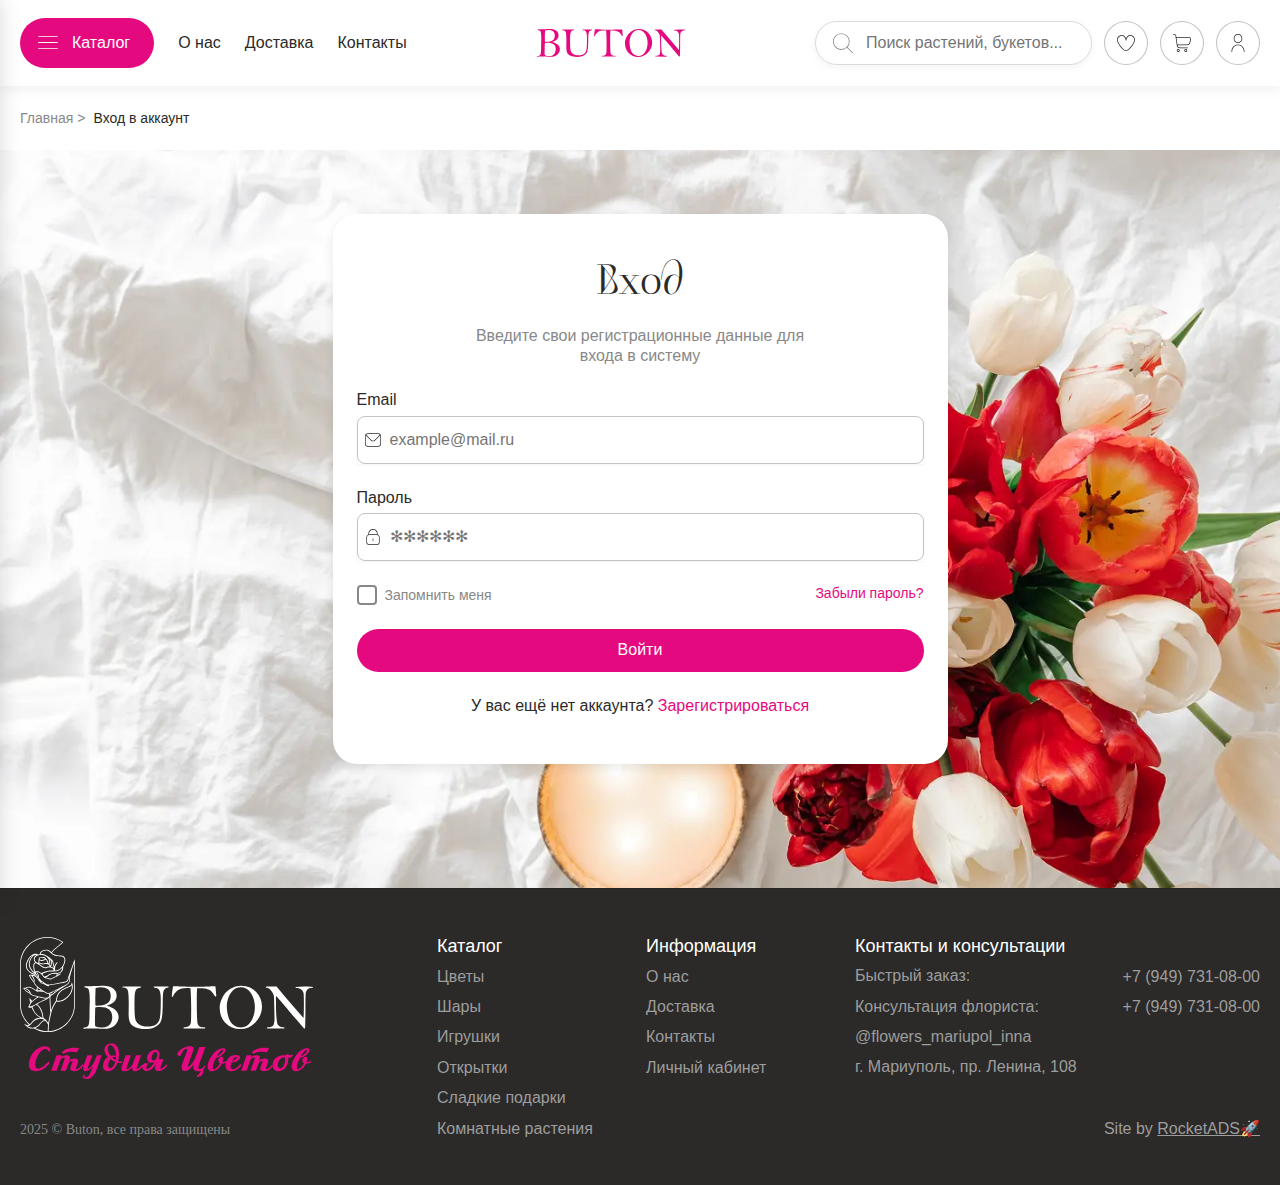
<file: login.html>
<!DOCTYPE html>
<html lang="ru">
<head>
	<meta charset="UTF-8">
	<meta name="viewport" content="width=device-width, initial-scale=1.0">
	<title>Вход в аккаунт</title>
	<link rel="stylesheet" href="./css/style.css?_v=20251028103628">

</head>
<body id="login">
	<div style="display: none;">
		<svg xmlns="http://www.w3.org/2000/svg" xmlns:xlink="http://www.w3.org/1999/xlink"><symbol viewBox="0 0 22 12" id="arrow_1" xmlns="http://www.w3.org/2000/svg"><path d="M1 1l8.872 8.607a2 2 0 002.83-.044L21 1" stroke="#E5097F" stroke-width="2" stroke-linecap="round" fill="none"/></symbol><symbol viewBox="0 0 22 12" id="arrow_2" xmlns="http://www.w3.org/2000/svg"><path d="M1 1l8.872 8.607a2 2 0 002.83-.044L21 1" stroke="#2b2a29" stroke-width="2" stroke-linecap="round" fill="none"/></symbol><symbol viewBox="0 0 22 12" id="arrow_2_white" xmlns="http://www.w3.org/2000/svg"><path d="M1 1l8.872 8.607a2 2 0 002.83-.044L21 1" stroke="#fff" stroke-width="2" stroke-linecap="round" fill="none"/></symbol><symbol viewBox="0 0 20 14" id="burger" xmlns="http://www.w3.org/2000/svg"><path d="M20 7a.412.412 0 01-.417.406H.417A.412.412 0 010 7c0-.224.187-.406.417-.406h19.166c.23 0 .417.182.417.406zM.417 1.312h19.166c.23 0 .417-.181.417-.406A.412.412 0 0019.583.5H.417A.412.412 0 000 .906c0 .225.187.406.417.406zm19.166 11.376H.417a.412.412 0 00-.417.406c0 .224.187.406.417.406h19.166c.23 0 .417-.182.417-.406a.412.412 0 00-.417-.406z"/></symbol><symbol viewBox="0 0 18 18" id="cart" xmlns="http://www.w3.org/2000/svg"><path d="M17.575 3.686A1.868 1.868 0 0016.125 3H3.367l-.192-1.382A1.882 1.882 0 001.319 0H.375a.375.375 0 000 .75h.944c.559 0 1.038.417 1.114.97l1.336 9.62a3.39 3.39 0 003.343 2.91h7.513a.375.375 0 000-.75H7.112a2.636 2.636 0 01-2.597-2.25h9.48a3.383 3.383 0 003.31-2.713l.658-3.295a1.868 1.868 0 00-.389-1.556zm-.347 1.41L16.57 8.39a2.632 2.632 0 01-2.574 2.11H4.41l-.937-6.75h12.652a1.125 1.125 0 011.104 1.346zM5.25 15c-.827 0-1.5.673-1.5 1.5s.673 1.5 1.5 1.5 1.5-.673 1.5-1.5-.673-1.5-1.5-1.5zm0 2.25a.75.75 0 11.002-1.502.75.75 0 01-.002 1.502zm7.5-2.25c-.827 0-1.5.673-1.5 1.5s.673 1.5 1.5 1.5 1.5-.673 1.5-1.5-.673-1.5-1.5-1.5zm0 2.25a.75.75 0 11.002-1.502.75.75 0 01-.002 1.502z"/></symbol><symbol fill="none" viewBox="0 0 18 20" id="delete" xmlns="http://www.w3.org/2000/svg"><path d="M12.152 9.045l-2.574 2.622 2.575 2.621c.159.163.159.427 0 .59a.404.404 0 01-.58 0L9 12.255l-2.574 2.621a.404.404 0 01-.58 0 .422.422 0 010-.589l2.575-2.621-2.574-2.622a.422.422 0 010-.59.404.404 0 01.578 0l2.574 2.623 2.574-2.622a.404.404 0 01.579 0c.16.162.16.427 0 .589h.002zM18 3.75c0 .23-.183.417-.409.417h-1.227c0 .012 0 .025-.002.038l-1.12 12.39C15.063 18.534 13.487 20 11.573 20H6.442c-1.912 0-3.488-1.462-3.665-3.4L1.638 4.206l-.002-.04H.41A.413.413 0 010 3.75c0-.23.183-.417.41-.417h4.113C4.727 1.461 6.29 0 8.182 0h1.636c1.892 0 3.455 1.46 3.66 3.333h4.113c.226 0 .408.187.408.417zM5.347 3.333h7.304c-.198-1.411-1.394-2.5-2.834-2.5H8.181c-1.44 0-2.635 1.089-2.834 2.5zm10.196.834H2.455L3.59 16.522c.138 1.508 1.364 2.645 2.85 2.645h5.132c1.49 0 2.715-1.139 2.852-2.65l1.117-12.35h.002z" fill="currentColor"/></symbol><symbol viewBox="0 0 18 16" id="favorit" xmlns="http://www.w3.org/2000/svg"><path d="M15.713.751c-1.411-.908-2.954-.995-4.345-.247-1.07.578-1.912 1.584-2.368 2.75-.455-1.166-1.297-2.172-2.369-2.75C5.241-.244 3.7-.157 2.288.751c-1.44.927-2.316 2.46-2.287 4 .064 3.393 3.604 7.816 6.867 10.49C7.486 15.746 8.242 16 9 16c.757 0 1.514-.253 2.132-.76C14.395 12.567 17.935 8.143 18 4.75c.03-1.54-.846-3.072-2.286-3.999zm-5.058 13.916a2.62 2.62 0 01-3.31 0C4.212 12.098.811 7.895.751 4.737c-.024-1.285.721-2.573 1.946-3.361C3.345.958 4.024.749 4.694.749c.54 0 1.073.136 1.58.41C7.66 1.904 8.626 3.57 8.626 5.21c0 .205.168.372.375.372a.374.374 0 00.375-.372c0-1.64.967-3.306 2.351-4.053 1.137-.611 2.407-.535 3.578.218 1.224.788 1.969 2.076 1.945 3.361-.06 3.158-3.461 7.361-6.595 9.93z"/></symbol><symbol viewBox="0 0 16 18" id="lock" xmlns="http://www.w3.org/2000/svg"><path d="M13.25 6.207V5.25A5.256 5.256 0 008 0a5.256 5.256 0 00-5.25 5.25v.957A3.37 3.37 0 00.5 9.375v5.25A3.38 3.38 0 003.875 18h8.25a3.38 3.38 0 003.375-3.375v-5.25a3.37 3.37 0 00-2.25-3.168zM3.5 5.25C3.5 2.768 5.518.75 8 .75s4.5 2.018 4.5 4.5v.788c-.124-.014-.247-.038-.375-.038h-8.25c-.128 0-.25.024-.375.038V5.25zm11.25 9.375a2.628 2.628 0 01-2.625 2.625h-8.25a2.628 2.628 0 01-2.625-2.625v-5.25A2.628 2.628 0 013.875 6.75h8.25a2.628 2.628 0 012.625 2.625v5.25zm-6.375-3.75v2.25a.375.375 0 01-.75 0v-2.25a.375.375 0 01.75 0z" fill="currentColor"/></symbol><symbol viewBox="0 0 148 28" id="logo" xmlns="http://www.w3.org/2000/svg"><path d="M15.181 12.938c2.567.68 4.49 1.629 5.77 2.853 1.28 1.219 1.916 2.706 1.916 4.455 0 1.877-.792 3.604-2.383 5.19-1.59 1.594-3.924 2.394-7.007 2.394-.58 0-1.506-.043-2.779-.135-.813-.049-1.258-.077-1.329-.077-4.257 0-7.127.042-8.62.127-.501 0-.749-.134-.749-.396 0-.135.071-.234.22-.284.14-.056.678-.17 1.612-.332.551-.1.99-.333 1.308-.701.318-.376.558-1.133.728-2.28.162-1.148.248-2.855.248-5.113 0-2.238.028-4.044.084-5.418.057-1.367.078-2.422.078-3.151 0-2.28-.085-4.107-.255-5.488C3.847 3.2 3.6 2.322 3.281 1.94c-.318-.375-.969-.644-1.959-.793-.402-.056-.6-.212-.6-.46 0-.262.198-.39.6-.39L5.098.34c1.23 0 2.39-.028 3.465-.078 2.425-.12 3.988-.177 4.688-.177 2.56 0 4.596.56 6.102 1.678 1.492 1.12 2.242 2.642 2.242 4.575 0 1.515-.488 2.818-1.471 3.909-.983 1.09-2.63 1.99-4.943 2.69zM8.04 1.558c-.127 3.017-.191 5.467-.191 7.343l.021 3.067c0 .41.057.672.177.786.12.106.438.162.968.162 2.645 0 4.766-.48 6.364-1.437 1.598-.963 2.397-2.57 2.397-4.83 0-1.919-.594-3.349-1.781-4.298C14.807 1.409 13.329.935 11.56.935c-1.025 0-2.206.205-3.521.623zm.014 12.357c-.191.347-.29.949-.29 1.813l-.141 6.458c0 2.28.056 3.548.17 3.817.12.262.522.482 1.202.666.685.177 1.767.269 3.245.269 1.315 0 2.383-.184 3.203-.552.827-.369 1.584-1.098 2.27-2.182.693-1.083 1.04-2.379 1.04-3.894 0-2.252-.658-3.902-1.98-4.957-1.323-1.056-3.275-1.587-5.855-1.587-.87 0-1.825.05-2.864.149zM26.092.468h10.373c.594 0 .89.127.89.375s-.219.39-.664.432c-.983.099-1.711.368-2.185.807-.474.446-.827 1.225-1.075 2.344-.24 1.119-.36 3.52-.36 7.195 0 4.411.127 7.463.381 9.163.262 1.7 1.061 3.052 2.412 4.058 1.35.998 3.188 1.501 5.515 1.501 2.44 0 4.292-.46 5.565-1.388 1.273-.928 2.1-2.301 2.481-4.128.382-1.82.573-5.786.573-11.883 0-3.137-.325-5.19-.976-6.168-.65-.97-1.612-1.459-2.885-1.459-.509 0-.763-.149-.763-.439 0-.276.34-.41 1.011-.41h8.23c.375 0 .559.134.559.41 0 .198-.148.312-.453.354-1.032.156-1.788.489-2.276.999-.481.51-.8 1.437-.948 2.783-.148 1.338-.226 3.307-.226 5.913 0 3.25-.12 6.005-.36 8.278-.248 2.266-.764 3.959-1.57 5.07-.8 1.112-2.008 2.012-3.614 2.698-1.612.687-3.592 1.027-5.94 1.027-2.41 0-4.454-.382-6.15-1.154-1.69-.765-2.836-1.785-3.437-3.052-.601-1.268-.905-3.159-.905-5.68l.084-5.75c0-5.113-.219-8.236-.65-9.375-.438-1.14-1.372-1.728-2.807-1.757-.467 0-.7-.113-.7-.34 0-.283.29-.424.87-.424zm43.054 1.104a99.394 99.394 0 00-2.284-.042c-2.99 0-5.154.623-6.498 1.862-1.343 1.246-2.128 2.344-2.347 3.314-.064.347-.248.517-.538.517-.134 0-.261-.064-.382-.19.071-1.644.34-3.86.807-6.65A40.866 40.866 0 0159.169.34c1.075 0 2.517.057 4.328.17 1.944.113 4.928.17 8.944.17 4.116 0 6.795-.05 8.04-.142 1.131-.106 2.687-.156 4.66-.156.162.992.275 2.033.325 3.11.085 1.224.17 2.088.247 2.584.014.113.021.227.021.354 0 .333-.14.496-.431.496a.576.576 0 01-.438-.177c-.12-.12-.39-.51-.806-1.176-.722-1.126-1.471-1.976-2.249-2.556a6.135 6.135 0 00-2.602-1.112c-.961-.163-2.899-.276-5.82-.333-.14 2.09-.211 4.483-.211 7.167 0 8.894.19 14.134.565 15.728.382 1.593 1.733 2.386 4.059 2.386.566 0 .848.12.848.354 0 .276-.268.41-.805.41h-12.7c-.333 0-.495-.134-.495-.396s.325-.39.969-.39c1.089 0 1.973-.311 2.637-.927.672-.616 1.054-1.445 1.16-2.5.106-1.055.156-4.093.156-9.12 0-4.292-.142-8.527-.425-12.712zm18.78 12.293c0-1.87.566-3.923 1.697-6.153 1.131-2.238 2.786-4.08 4.964-5.53C96.757.728 99.21 0 101.948 0c3.825 0 6.986 1.367 9.474 4.107 2.497 2.741 3.741 5.87 3.741 9.383 0 3.74-1.379 7.089-4.144 10.056-2.757 2.967-6.08 4.454-9.962 4.454-3.713 0-6.831-1.303-9.348-3.902-2.524-2.599-3.783-6.012-3.783-10.233zm4.582-.68c0 2.267.347 4.582 1.04 6.962.692 2.38 1.781 4.107 3.26 5.177 1.484 1.076 3.068 1.614 4.758 1.614 2.729 0 4.914-1.331 6.554-3.987 1.641-2.655 2.461-5.729 2.461-9.22 0-3.385-.834-6.359-2.51-8.915-1.676-2.557-3.868-3.839-6.569-3.839-2.036 0-3.733.68-5.09 2.047-1.358 1.367-2.348 3.002-2.97 4.9-.623 1.898-.934 3.654-.934 5.262zM124.596.596c.827 1.119 2.269 2.86 4.313 5.212l6.639 7.705 6.385 7.385c.142-2.5.212-5.75.212-9.744 0-3.002-.063-5.006-.184-6.026-.127-1.013-.587-1.87-1.385-2.563-.799-.688-1.796-1.034-2.984-1.034-.559 0-.835-.12-.835-.354 0-.135.057-.241.177-.298.113-.064 1.046-.127 2.786-.19 1.74-.065 3.203-.093 4.391-.093l2.793.021h.452c.432 0 .644.12.644.361 0 .213-.184.34-.559.383-1.393.148-2.397.516-3.005 1.09-.615.574-.983 1.402-1.096 2.479-.12 1.083-.176 4.716-.176 10.898l-.205 10.962c0 .553-.135.829-.411.829a.659.659 0 01-.275-.085c-.121-.057-.736-.758-1.853-2.096a328.288 328.288 0 00-4.137-4.809 149.64 149.64 0 01-3.867-4.539c-2.065-2.507-3.359-4.043-3.903-4.624-2.001-2.132-3.182-3.498-3.543-4.107-.233-.418-.453-.623-.643-.623-.142 0-.212.269-.212.807l.042 3.222c0 4.086.113 7.35.333 9.793.219 2.437.452 3.867.692 4.292.241.418.658.843 1.259 1.274.601.432 1.237.645 1.909.645.912 0 1.365.162 1.365.495 0 .248-.255.376-.764.376l-9.949-.021c-.466 0-.7-.12-.7-.354 0-.277.227-.411.679-.411 1.697 0 2.829-.375 3.394-1.133.566-.758.849-2.365.849-4.823l-.156-7.3c-.035-4.3-.169-6.827-.403-7.592-.233-.765-.756-1.692-1.57-2.79-.813-1.098-1.739-1.72-2.771-1.855-.467-.057-.701-.192-.701-.397 0-.27.305-.41.906-.41l6.067.042z" fill="#E5097F"/></symbol><symbol viewBox="0 0 18 16" id="mail" xmlns="http://www.w3.org/2000/svg"><path d="M14.625.5H3.375A3.38 3.38 0 000 3.875v8.25A3.38 3.38 0 003.375 15.5h11.25A3.38 3.38 0 0018 12.125v-8.25A3.38 3.38 0 0014.625.5zm-11.25.75h11.25c.813 0 1.532.38 2.015.962l-5.769 5.77a2.641 2.641 0 01-1.873.768c-.685-.013-1.369-.27-1.868-.769L1.36 2.212a2.61 2.61 0 012.015-.962zM17.25 12.125a2.628 2.628 0 01-2.625 2.625H3.375A2.628 2.628 0 01.75 12.125v-8.25c0-.358.073-.698.203-1.01L6.6 8.511a3.349 3.349 0 002.383.989c.898 0 1.781-.35 2.42-.989l5.646-5.645c.13.31.203.651.203 1.009l-.001 8.25z" fill="currentColor"/></symbol><symbol viewBox="0 0 20 20" id="search" xmlns="http://www.w3.org/2000/svg"><path d="M19.878 19.288l-5.374-5.374a8.292 8.292 0 002.163-5.58C16.667 3.737 12.928 0 8.333 0S0 3.738 0 8.333c0 4.595 3.738 8.334 8.333 8.334a8.283 8.283 0 005.58-2.164l5.375 5.375a.417.417 0 10.59-.59zM.833 8.333c0-4.135 3.365-7.5 7.5-7.5s7.5 3.365 7.5 7.5-3.364 7.5-7.5 7.5-7.5-3.365-7.5-7.5z"/></symbol><symbol viewBox="0 0 14 18" id="user" xmlns="http://www.w3.org/2000/svg"><path d="M7 9c2.39 0 4.333-2.018 4.333-4.5S9.39 0 7 0 2.667 2.018 2.667 4.5 4.61 9 7 9zM7 .75c1.991 0 3.611 1.682 3.611 3.75S8.991 8.25 7 8.25 3.389 6.568 3.389 4.5 5.009.75 7 .75zm6.5 16.5v.375a.368.368 0 01-.361.375.368.368 0 01-.361-.375v-.375c0-3.308-2.592-6-5.778-6-3.186 0-5.778 2.692-5.778 6v.375a.368.368 0 01-.36.375.368.368 0 01-.362-.375v-.375c0-3.722 2.916-6.75 6.5-6.75s6.5 3.028 6.5 6.75z"/></symbol></svg>
	</div>
	<div class="wrapper">
		<header class="header">
	<div class="container">
		<div class="header__inner">
			<!-- Меню -->
			<nav class="header__nav">
				<ul class="nav-list">
					<li>
						<a href="./catalog/" class="nav-link btn-link">
							<svg class="btn-link__icon icon">
								<use href="#burger"></use>
							</svg>
							<span class="btn-link__content">Каталог</span>
					</a>
				</li>
					<li><a href="./about.html" class="nav-link">О нас</a></li>
					<li><a href="./#delivery" class="nav-link">Доставка</a></li>
					<li><a href="./contacts.html" class="nav-link">Контакты</a></li>
				</ul>
			</nav>

			<!-- Логотип -->
			<a href="./" class="header__logo">
				<svg class="logo__icon icon">
					<use href="#logo"></use>
				</svg>
			</a>
			<div class="header__icons">
				<form class="header__search">
					<input type="text" placeholder="Поиск растений, букетов..." class="search-input">
					<button title="Найти" type="submit" class="search-submit">
						<svg>
							<use href="#search"></use>
						</svg>
					</button>
				</form>
				<a
	href="./favorite.html"
	title="Добавить в избранное"
	class="button circle "
>
	<span class="button__icon">
		<svg>
			<use class="icon" href="#favorit"></use>
		</svg>
	</span>
</a>
				<a
	href="./cart.html"
	title="Перейти в корзину"
	class="button circle "
>
	<span class="button__icon">
		<svg>
			<use class="icon" href="#cart"></use>
		</svg>
	</span>
</a>
				<a
	href="./login.html"
	title="Личный кабинет"
	class="button circle "
>
	<span class="button__icon">
		<svg>
			<use class="icon" href="#user"></use>
		</svg>
	</span>
</a>
			</div>
		</div>
		<div class="header__mob">
			<a href="./" class="header__logo header__logo--mob">
				<svg class="logo__icon icon">
					<use href="#logo"></use>
				</svg>
			</a>
			<form class="header__search">
				<input type="text" placeholder="Поиск растений, букетов..." class="search-input">
				<button title="Найти" type="submit" class="search-submit">
					<svg>
						<use href="#search"></use>
					</svg>
				</button>
			</form>
			<button type="button" title="меню" class="button circle colored header__mob-btn menu-toggle" aria-label="Открыть меню">
				<span class="button__icon">
					<svg>
						<use class="icon" href="#burger"></use>
					</svg>
				</span>
			</button>
		</div>
	</div>
</header>
		<main class="main">
			<section>
				<div class="container">
					<div class="breadcrumbs">
						<ol itemscope itemtype="https://schema.org/BreadcrumbList">
							<li itemprop="itemListElement" itemscope itemtype="https://schema.org/ListItem">
								<a itemprop="item" href="./">
									<span itemprop="name">Главная</span></a>
								<meta itemprop="position" content="1" />
							</li>
							<li itemprop="itemListElement" itemscope itemtype="https://schema.org/ListItem">
								<a itemprop="item" href="./login.html">
									<span itemprop="name">Вход в аккаунт</span></a>
								<meta itemprop="position" content="2" />
							</li>
						</ol>
					</div>
				</div>
			</section>
			
			<section class="section-bg">
				<div class="container">
					<div class="form-block">
						<h2 class="form-block__title">Вход</h2>
						<p class="form-block__subtitle">Введите свои регистрационные данные для входа в систему</p>
						<form action="#" class="form-block__form form">
							<div class="form__item">
								<label for="userMail">Email</label>
								<div class="input-wrapper">
									<svg>
										<use href="#mail"></use>
									</svg>
									<input type="text" class="form__input" id="userMail" placeholder="example@mail.ru">
								</div>
							</div>
							<div class="form__item">
								<label for="userPass">Пароль</label>
								<div class="input-wrapper">
									<svg>
										<use href="#lock"></use>
									</svg>
									<input type="password" class="form__input" id="userPass" placeholder="✻✻✻✻✻✻">
								</div>
							</div>
							<div class="form__item">
								<div class="form__item-row">
									<div class="form__item-row__item">
										<span class="check-block">
											<input class="check-block__input" type="checkbox" name="remember_me" id="rememberMe">
											<label for="rememberMe" class="check-block__label">Запомнить меня</label>
										</span>
									</div>
									<div class="form__item-row__item">
										<a href="#">Забыли пароль?</a>
									</div>
								</div>
							</div>
							<div class="form__item">
								<button type="submit" class="button">
									<span class="button__content">
										Войти
									</span>
								</button>
							</div>
							<div class="form__item">
								<p class="form__item-reminder">У вас ещё нет аккаунта? <a href="./register.html">Зарегистрироваться</a></p>
							</div>
						</form>
					</div>
				</div>
			</section>
		</main>
		<!-- html/footer.html -->
<footer class="footer">
	<div class="container">
		<div class="footer__inner">

			<!-- Логотип и копирайт -->
			<div class="footer__brand">
				<a href="#" class="footer__logo">
					<img src="./img/logo_full.svg" alt="Магазин цветов и подарков">
				</a>
				<p class="footer__copyright">2025 © Buton, все права защищены</p>
			</div>

			<!-- Меню -->
			<nav class="footer__nav">
				<div class="nav-column">
					<h4>Каталог</h4>
					<ul>
						<li><a href="#">Цветы</a></li>
						<li><a href="#">Шары</a></li>
						<li><a href="#">Игрушки</a></li>
						<li><a href="#">Открытки</a></li>
						<li><a href="#">Сладкие подарки</a></li>
						<li><a href="#">Комнатные растения</a></li>
					</ul>
				</div>

				<div class="nav-column">
					<h4>Информация</h4>
					<ul>
						<li><a href="./about.html">О нас</a></li>
						<li><a href="./#delivery">Доставка</a></li>
						<li><a href="./contacts.html">Контакты</a></li>
						<li><a href="#">Личный кабинет</a></li>
					</ul>
				</div>

				<div class="nav-column">
					<h4>Контакты и консультации</h4>
					<ul>
						<li>Быстрый заказ: <a href="tel:+79497310800">+7 (949) 731-08-00</a></li>
						<li>Консультация флориста: <a href="tel:+79497310800">+7 (949) 731-08-00</a></li>
						<li><a href="mailto:@flowers_mariupol_inna">@flowers_mariupol_inna</a></li>
						<li>г. Мариуполь, пр. Ленина, 108</li>
						<li class="text-end"><span>Site by <a href="https://rocket-ads.ru">RocketADS🚀</a></span></li>
					</ul>
				</div>
			</nav>

		</div>
	</div>
</footer>

		<!-- Мобильное меню -->
<aside class="mobile-menu" aria-hidden="true" tabindex="-1">
	<div class="mobile-menu__backdrop"></div> <!-- слой 1: тёмный оверлей -->
	<div class="mobile-menu__accent"></div> <!-- слой 2: розовая подложка -->
	<div class="mobile-menu__panel">
		<div class="mobile-menu__header">
			<button class="mobile-menu__close">
				<svg width="18" height="18" viewBox="0 0 18 18" fill="none" xmlns="http://www.w3.org/2000/svg">
					<path d="M16.7929 0.500046L0.500047 16.7929M0.5 0.5L16.7929 16.7929" stroke="#2B2A29" stroke-linecap="round" />
				</svg>
			</button>
		</div>
		<div class="mobile-menu__body">
			<div class="accordion mobile-menu__accordion">
				<div class="accordion-item active">
					<button class="accordion-header" type="button">
						Каталог
						<svg class="accordion-icon">
							<use href="#arrow_2"></use>
						</svg>
					</button>
					<div class="accordion-body">
						<ul>
							<li>
								<a href="#">Цветы</a>
							</li>
							<li>
								<a href="#">Комнатные растения</a>
							</li>
							<li>
								<a href="#">Игрушки</a>
							</li>
							<li>
								<a href="#">Сладкие подарки</a>
							</li>
							<li>
								<a href="#">Открытки</a>
							</li>
						</ul>
					</div>
				</div>
			</div>
			<ul class="mobile-menu__body-list">
				<li>
					<a href="./about.html">О нас</a>
				</li>
				<li>
					<a href="#">Доставка</a>
				</li>
				<li>
					<a href="./contacts.html">Контакты</a>
				</li>
				<li>
					<a href="./login.html">Вход</a>
				</li>
				<li>
					<a href="./favorite.html">Избранное</a>
				</li>
				<li>
					<a href="./cart.html">Корзина</a>
				</li>
			</ul>
		</div>
		<div class="mobile-menu__footer">
			<div class="mobile-menu__footer-title">
				Контакты и консультации
			</div>
			<ul class="mobile-menu__footer-list">
				<li>
					<a href="tel:+79497310800">+7 (949) 731-08-00</a>
				</li>
				<li>
					<a href="mailto:@flowers_mariupol_inna">@flowers_mariupol_inna</a>
				</li>
				<li>
					г. Мариуполь, пр. Ленина, 108
				</li>
			</ul>
		</div>
		
	</div> <!-- слой 3: белое меню -->
</aside>
	</div>
	<script src="./js/app.js?_v=20251028103628"></script>
</body>
</html>
</file>
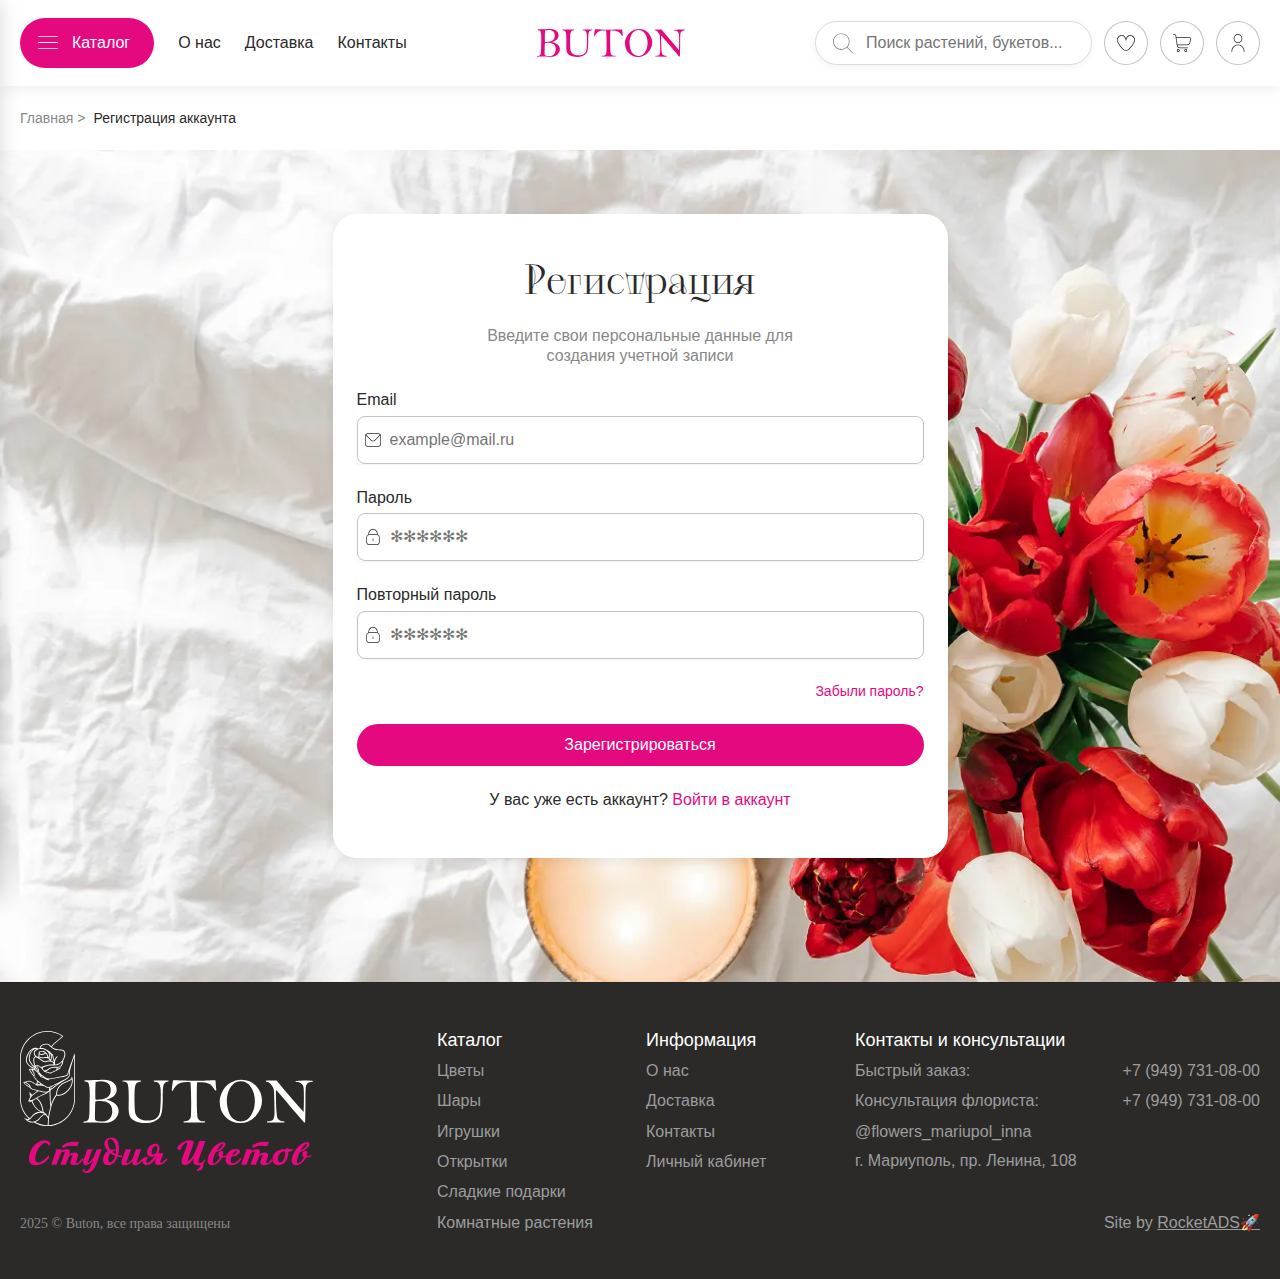
<file: register.html>
<!DOCTYPE html>
<html lang="ru">
<head>
	<meta charset="UTF-8">
	<meta name="viewport" content="width=device-width, initial-scale=1.0">
	<title>Регистрация пользователя</title>
	<link rel="stylesheet" href="./css/style.css?_v=20251028103628">

</head>
<body id="login">
	<div style="display: none;">
		<svg xmlns="http://www.w3.org/2000/svg" xmlns:xlink="http://www.w3.org/1999/xlink"><symbol viewBox="0 0 22 12" id="arrow_1" xmlns="http://www.w3.org/2000/svg"><path d="M1 1l8.872 8.607a2 2 0 002.83-.044L21 1" stroke="#E5097F" stroke-width="2" stroke-linecap="round" fill="none"/></symbol><symbol viewBox="0 0 22 12" id="arrow_2" xmlns="http://www.w3.org/2000/svg"><path d="M1 1l8.872 8.607a2 2 0 002.83-.044L21 1" stroke="#2b2a29" stroke-width="2" stroke-linecap="round" fill="none"/></symbol><symbol viewBox="0 0 22 12" id="arrow_2_white" xmlns="http://www.w3.org/2000/svg"><path d="M1 1l8.872 8.607a2 2 0 002.83-.044L21 1" stroke="#fff" stroke-width="2" stroke-linecap="round" fill="none"/></symbol><symbol viewBox="0 0 20 14" id="burger" xmlns="http://www.w3.org/2000/svg"><path d="M20 7a.412.412 0 01-.417.406H.417A.412.412 0 010 7c0-.224.187-.406.417-.406h19.166c.23 0 .417.182.417.406zM.417 1.312h19.166c.23 0 .417-.181.417-.406A.412.412 0 0019.583.5H.417A.412.412 0 000 .906c0 .225.187.406.417.406zm19.166 11.376H.417a.412.412 0 00-.417.406c0 .224.187.406.417.406h19.166c.23 0 .417-.182.417-.406a.412.412 0 00-.417-.406z"/></symbol><symbol viewBox="0 0 18 18" id="cart" xmlns="http://www.w3.org/2000/svg"><path d="M17.575 3.686A1.868 1.868 0 0016.125 3H3.367l-.192-1.382A1.882 1.882 0 001.319 0H.375a.375.375 0 000 .75h.944c.559 0 1.038.417 1.114.97l1.336 9.62a3.39 3.39 0 003.343 2.91h7.513a.375.375 0 000-.75H7.112a2.636 2.636 0 01-2.597-2.25h9.48a3.383 3.383 0 003.31-2.713l.658-3.295a1.868 1.868 0 00-.389-1.556zm-.347 1.41L16.57 8.39a2.632 2.632 0 01-2.574 2.11H4.41l-.937-6.75h12.652a1.125 1.125 0 011.104 1.346zM5.25 15c-.827 0-1.5.673-1.5 1.5s.673 1.5 1.5 1.5 1.5-.673 1.5-1.5-.673-1.5-1.5-1.5zm0 2.25a.75.75 0 11.002-1.502.75.75 0 01-.002 1.502zm7.5-2.25c-.827 0-1.5.673-1.5 1.5s.673 1.5 1.5 1.5 1.5-.673 1.5-1.5-.673-1.5-1.5-1.5zm0 2.25a.75.75 0 11.002-1.502.75.75 0 01-.002 1.502z"/></symbol><symbol fill="none" viewBox="0 0 18 20" id="delete" xmlns="http://www.w3.org/2000/svg"><path d="M12.152 9.045l-2.574 2.622 2.575 2.621c.159.163.159.427 0 .59a.404.404 0 01-.58 0L9 12.255l-2.574 2.621a.404.404 0 01-.58 0 .422.422 0 010-.589l2.575-2.621-2.574-2.622a.422.422 0 010-.59.404.404 0 01.578 0l2.574 2.623 2.574-2.622a.404.404 0 01.579 0c.16.162.16.427 0 .589h.002zM18 3.75c0 .23-.183.417-.409.417h-1.227c0 .012 0 .025-.002.038l-1.12 12.39C15.063 18.534 13.487 20 11.573 20H6.442c-1.912 0-3.488-1.462-3.665-3.4L1.638 4.206l-.002-.04H.41A.413.413 0 010 3.75c0-.23.183-.417.41-.417h4.113C4.727 1.461 6.29 0 8.182 0h1.636c1.892 0 3.455 1.46 3.66 3.333h4.113c.226 0 .408.187.408.417zM5.347 3.333h7.304c-.198-1.411-1.394-2.5-2.834-2.5H8.181c-1.44 0-2.635 1.089-2.834 2.5zm10.196.834H2.455L3.59 16.522c.138 1.508 1.364 2.645 2.85 2.645h5.132c1.49 0 2.715-1.139 2.852-2.65l1.117-12.35h.002z" fill="currentColor"/></symbol><symbol viewBox="0 0 18 16" id="favorit" xmlns="http://www.w3.org/2000/svg"><path d="M15.713.751c-1.411-.908-2.954-.995-4.345-.247-1.07.578-1.912 1.584-2.368 2.75-.455-1.166-1.297-2.172-2.369-2.75C5.241-.244 3.7-.157 2.288.751c-1.44.927-2.316 2.46-2.287 4 .064 3.393 3.604 7.816 6.867 10.49C7.486 15.746 8.242 16 9 16c.757 0 1.514-.253 2.132-.76C14.395 12.567 17.935 8.143 18 4.75c.03-1.54-.846-3.072-2.286-3.999zm-5.058 13.916a2.62 2.62 0 01-3.31 0C4.212 12.098.811 7.895.751 4.737c-.024-1.285.721-2.573 1.946-3.361C3.345.958 4.024.749 4.694.749c.54 0 1.073.136 1.58.41C7.66 1.904 8.626 3.57 8.626 5.21c0 .205.168.372.375.372a.374.374 0 00.375-.372c0-1.64.967-3.306 2.351-4.053 1.137-.611 2.407-.535 3.578.218 1.224.788 1.969 2.076 1.945 3.361-.06 3.158-3.461 7.361-6.595 9.93z"/></symbol><symbol viewBox="0 0 16 18" id="lock" xmlns="http://www.w3.org/2000/svg"><path d="M13.25 6.207V5.25A5.256 5.256 0 008 0a5.256 5.256 0 00-5.25 5.25v.957A3.37 3.37 0 00.5 9.375v5.25A3.38 3.38 0 003.875 18h8.25a3.38 3.38 0 003.375-3.375v-5.25a3.37 3.37 0 00-2.25-3.168zM3.5 5.25C3.5 2.768 5.518.75 8 .75s4.5 2.018 4.5 4.5v.788c-.124-.014-.247-.038-.375-.038h-8.25c-.128 0-.25.024-.375.038V5.25zm11.25 9.375a2.628 2.628 0 01-2.625 2.625h-8.25a2.628 2.628 0 01-2.625-2.625v-5.25A2.628 2.628 0 013.875 6.75h8.25a2.628 2.628 0 012.625 2.625v5.25zm-6.375-3.75v2.25a.375.375 0 01-.75 0v-2.25a.375.375 0 01.75 0z" fill="currentColor"/></symbol><symbol viewBox="0 0 148 28" id="logo" xmlns="http://www.w3.org/2000/svg"><path d="M15.181 12.938c2.567.68 4.49 1.629 5.77 2.853 1.28 1.219 1.916 2.706 1.916 4.455 0 1.877-.792 3.604-2.383 5.19-1.59 1.594-3.924 2.394-7.007 2.394-.58 0-1.506-.043-2.779-.135-.813-.049-1.258-.077-1.329-.077-4.257 0-7.127.042-8.62.127-.501 0-.749-.134-.749-.396 0-.135.071-.234.22-.284.14-.056.678-.17 1.612-.332.551-.1.99-.333 1.308-.701.318-.376.558-1.133.728-2.28.162-1.148.248-2.855.248-5.113 0-2.238.028-4.044.084-5.418.057-1.367.078-2.422.078-3.151 0-2.28-.085-4.107-.255-5.488C3.847 3.2 3.6 2.322 3.281 1.94c-.318-.375-.969-.644-1.959-.793-.402-.056-.6-.212-.6-.46 0-.262.198-.39.6-.39L5.098.34c1.23 0 2.39-.028 3.465-.078 2.425-.12 3.988-.177 4.688-.177 2.56 0 4.596.56 6.102 1.678 1.492 1.12 2.242 2.642 2.242 4.575 0 1.515-.488 2.818-1.471 3.909-.983 1.09-2.63 1.99-4.943 2.69zM8.04 1.558c-.127 3.017-.191 5.467-.191 7.343l.021 3.067c0 .41.057.672.177.786.12.106.438.162.968.162 2.645 0 4.766-.48 6.364-1.437 1.598-.963 2.397-2.57 2.397-4.83 0-1.919-.594-3.349-1.781-4.298C14.807 1.409 13.329.935 11.56.935c-1.025 0-2.206.205-3.521.623zm.014 12.357c-.191.347-.29.949-.29 1.813l-.141 6.458c0 2.28.056 3.548.17 3.817.12.262.522.482 1.202.666.685.177 1.767.269 3.245.269 1.315 0 2.383-.184 3.203-.552.827-.369 1.584-1.098 2.27-2.182.693-1.083 1.04-2.379 1.04-3.894 0-2.252-.658-3.902-1.98-4.957-1.323-1.056-3.275-1.587-5.855-1.587-.87 0-1.825.05-2.864.149zM26.092.468h10.373c.594 0 .89.127.89.375s-.219.39-.664.432c-.983.099-1.711.368-2.185.807-.474.446-.827 1.225-1.075 2.344-.24 1.119-.36 3.52-.36 7.195 0 4.411.127 7.463.381 9.163.262 1.7 1.061 3.052 2.412 4.058 1.35.998 3.188 1.501 5.515 1.501 2.44 0 4.292-.46 5.565-1.388 1.273-.928 2.1-2.301 2.481-4.128.382-1.82.573-5.786.573-11.883 0-3.137-.325-5.19-.976-6.168-.65-.97-1.612-1.459-2.885-1.459-.509 0-.763-.149-.763-.439 0-.276.34-.41 1.011-.41h8.23c.375 0 .559.134.559.41 0 .198-.148.312-.453.354-1.032.156-1.788.489-2.276.999-.481.51-.8 1.437-.948 2.783-.148 1.338-.226 3.307-.226 5.913 0 3.25-.12 6.005-.36 8.278-.248 2.266-.764 3.959-1.57 5.07-.8 1.112-2.008 2.012-3.614 2.698-1.612.687-3.592 1.027-5.94 1.027-2.41 0-4.454-.382-6.15-1.154-1.69-.765-2.836-1.785-3.437-3.052-.601-1.268-.905-3.159-.905-5.68l.084-5.75c0-5.113-.219-8.236-.65-9.375-.438-1.14-1.372-1.728-2.807-1.757-.467 0-.7-.113-.7-.34 0-.283.29-.424.87-.424zm43.054 1.104a99.394 99.394 0 00-2.284-.042c-2.99 0-5.154.623-6.498 1.862-1.343 1.246-2.128 2.344-2.347 3.314-.064.347-.248.517-.538.517-.134 0-.261-.064-.382-.19.071-1.644.34-3.86.807-6.65A40.866 40.866 0 0159.169.34c1.075 0 2.517.057 4.328.17 1.944.113 4.928.17 8.944.17 4.116 0 6.795-.05 8.04-.142 1.131-.106 2.687-.156 4.66-.156.162.992.275 2.033.325 3.11.085 1.224.17 2.088.247 2.584.014.113.021.227.021.354 0 .333-.14.496-.431.496a.576.576 0 01-.438-.177c-.12-.12-.39-.51-.806-1.176-.722-1.126-1.471-1.976-2.249-2.556a6.135 6.135 0 00-2.602-1.112c-.961-.163-2.899-.276-5.82-.333-.14 2.09-.211 4.483-.211 7.167 0 8.894.19 14.134.565 15.728.382 1.593 1.733 2.386 4.059 2.386.566 0 .848.12.848.354 0 .276-.268.41-.805.41h-12.7c-.333 0-.495-.134-.495-.396s.325-.39.969-.39c1.089 0 1.973-.311 2.637-.927.672-.616 1.054-1.445 1.16-2.5.106-1.055.156-4.093.156-9.12 0-4.292-.142-8.527-.425-12.712zm18.78 12.293c0-1.87.566-3.923 1.697-6.153 1.131-2.238 2.786-4.08 4.964-5.53C96.757.728 99.21 0 101.948 0c3.825 0 6.986 1.367 9.474 4.107 2.497 2.741 3.741 5.87 3.741 9.383 0 3.74-1.379 7.089-4.144 10.056-2.757 2.967-6.08 4.454-9.962 4.454-3.713 0-6.831-1.303-9.348-3.902-2.524-2.599-3.783-6.012-3.783-10.233zm4.582-.68c0 2.267.347 4.582 1.04 6.962.692 2.38 1.781 4.107 3.26 5.177 1.484 1.076 3.068 1.614 4.758 1.614 2.729 0 4.914-1.331 6.554-3.987 1.641-2.655 2.461-5.729 2.461-9.22 0-3.385-.834-6.359-2.51-8.915-1.676-2.557-3.868-3.839-6.569-3.839-2.036 0-3.733.68-5.09 2.047-1.358 1.367-2.348 3.002-2.97 4.9-.623 1.898-.934 3.654-.934 5.262zM124.596.596c.827 1.119 2.269 2.86 4.313 5.212l6.639 7.705 6.385 7.385c.142-2.5.212-5.75.212-9.744 0-3.002-.063-5.006-.184-6.026-.127-1.013-.587-1.87-1.385-2.563-.799-.688-1.796-1.034-2.984-1.034-.559 0-.835-.12-.835-.354 0-.135.057-.241.177-.298.113-.064 1.046-.127 2.786-.19 1.74-.065 3.203-.093 4.391-.093l2.793.021h.452c.432 0 .644.12.644.361 0 .213-.184.34-.559.383-1.393.148-2.397.516-3.005 1.09-.615.574-.983 1.402-1.096 2.479-.12 1.083-.176 4.716-.176 10.898l-.205 10.962c0 .553-.135.829-.411.829a.659.659 0 01-.275-.085c-.121-.057-.736-.758-1.853-2.096a328.288 328.288 0 00-4.137-4.809 149.64 149.64 0 01-3.867-4.539c-2.065-2.507-3.359-4.043-3.903-4.624-2.001-2.132-3.182-3.498-3.543-4.107-.233-.418-.453-.623-.643-.623-.142 0-.212.269-.212.807l.042 3.222c0 4.086.113 7.35.333 9.793.219 2.437.452 3.867.692 4.292.241.418.658.843 1.259 1.274.601.432 1.237.645 1.909.645.912 0 1.365.162 1.365.495 0 .248-.255.376-.764.376l-9.949-.021c-.466 0-.7-.12-.7-.354 0-.277.227-.411.679-.411 1.697 0 2.829-.375 3.394-1.133.566-.758.849-2.365.849-4.823l-.156-7.3c-.035-4.3-.169-6.827-.403-7.592-.233-.765-.756-1.692-1.57-2.79-.813-1.098-1.739-1.72-2.771-1.855-.467-.057-.701-.192-.701-.397 0-.27.305-.41.906-.41l6.067.042z" fill="#E5097F"/></symbol><symbol viewBox="0 0 18 16" id="mail" xmlns="http://www.w3.org/2000/svg"><path d="M14.625.5H3.375A3.38 3.38 0 000 3.875v8.25A3.38 3.38 0 003.375 15.5h11.25A3.38 3.38 0 0018 12.125v-8.25A3.38 3.38 0 0014.625.5zm-11.25.75h11.25c.813 0 1.532.38 2.015.962l-5.769 5.77a2.641 2.641 0 01-1.873.768c-.685-.013-1.369-.27-1.868-.769L1.36 2.212a2.61 2.61 0 012.015-.962zM17.25 12.125a2.628 2.628 0 01-2.625 2.625H3.375A2.628 2.628 0 01.75 12.125v-8.25c0-.358.073-.698.203-1.01L6.6 8.511a3.349 3.349 0 002.383.989c.898 0 1.781-.35 2.42-.989l5.646-5.645c.13.31.203.651.203 1.009l-.001 8.25z" fill="currentColor"/></symbol><symbol viewBox="0 0 20 20" id="search" xmlns="http://www.w3.org/2000/svg"><path d="M19.878 19.288l-5.374-5.374a8.292 8.292 0 002.163-5.58C16.667 3.737 12.928 0 8.333 0S0 3.738 0 8.333c0 4.595 3.738 8.334 8.333 8.334a8.283 8.283 0 005.58-2.164l5.375 5.375a.417.417 0 10.59-.59zM.833 8.333c0-4.135 3.365-7.5 7.5-7.5s7.5 3.365 7.5 7.5-3.364 7.5-7.5 7.5-7.5-3.365-7.5-7.5z"/></symbol><symbol viewBox="0 0 14 18" id="user" xmlns="http://www.w3.org/2000/svg"><path d="M7 9c2.39 0 4.333-2.018 4.333-4.5S9.39 0 7 0 2.667 2.018 2.667 4.5 4.61 9 7 9zM7 .75c1.991 0 3.611 1.682 3.611 3.75S8.991 8.25 7 8.25 3.389 6.568 3.389 4.5 5.009.75 7 .75zm6.5 16.5v.375a.368.368 0 01-.361.375.368.368 0 01-.361-.375v-.375c0-3.308-2.592-6-5.778-6-3.186 0-5.778 2.692-5.778 6v.375a.368.368 0 01-.36.375.368.368 0 01-.362-.375v-.375c0-3.722 2.916-6.75 6.5-6.75s6.5 3.028 6.5 6.75z"/></symbol></svg>
	</div>
	<div class="wrapper">
		<header class="header">
	<div class="container">
		<div class="header__inner">
			<!-- Меню -->
			<nav class="header__nav">
				<ul class="nav-list">
					<li>
						<a href="./catalog/" class="nav-link btn-link">
							<svg class="btn-link__icon icon">
								<use href="#burger"></use>
							</svg>
							<span class="btn-link__content">Каталог</span>
					</a>
				</li>
					<li><a href="./about.html" class="nav-link">О нас</a></li>
					<li><a href="./#delivery" class="nav-link">Доставка</a></li>
					<li><a href="./contacts.html" class="nav-link">Контакты</a></li>
				</ul>
			</nav>

			<!-- Логотип -->
			<a href="./" class="header__logo">
				<svg class="logo__icon icon">
					<use href="#logo"></use>
				</svg>
			</a>
			<div class="header__icons">
				<form class="header__search">
					<input type="text" placeholder="Поиск растений, букетов..." class="search-input">
					<button title="Найти" type="submit" class="search-submit">
						<svg>
							<use href="#search"></use>
						</svg>
					</button>
				</form>
				<a
	href="./favorite.html"
	title="Добавить в избранное"
	class="button circle "
>
	<span class="button__icon">
		<svg>
			<use class="icon" href="#favorit"></use>
		</svg>
	</span>
</a>
				<a
	href="./cart.html"
	title="Перейти в корзину"
	class="button circle "
>
	<span class="button__icon">
		<svg>
			<use class="icon" href="#cart"></use>
		</svg>
	</span>
</a>
				<a
	href="./login.html"
	title="Личный кабинет"
	class="button circle "
>
	<span class="button__icon">
		<svg>
			<use class="icon" href="#user"></use>
		</svg>
	</span>
</a>
			</div>
		</div>
		<div class="header__mob">
			<a href="./" class="header__logo header__logo--mob">
				<svg class="logo__icon icon">
					<use href="#logo"></use>
				</svg>
			</a>
			<form class="header__search">
				<input type="text" placeholder="Поиск растений, букетов..." class="search-input">
				<button title="Найти" type="submit" class="search-submit">
					<svg>
						<use href="#search"></use>
					</svg>
				</button>
			</form>
			<button type="button" title="меню" class="button circle colored header__mob-btn menu-toggle" aria-label="Открыть меню">
				<span class="button__icon">
					<svg>
						<use class="icon" href="#burger"></use>
					</svg>
				</span>
			</button>
		</div>
	</div>
</header>
		<main class="main">
			<section>
				<div class="container">
					<div class="breadcrumbs">
						<ol itemscope itemtype="https://schema.org/BreadcrumbList">
							<li itemprop="itemListElement" itemscope itemtype="https://schema.org/ListItem">
								<a itemprop="item" href="./">
									<span itemprop="name">Главная</span></a>
								<meta itemprop="position" content="1" />
							</li>
							<li itemprop="itemListElement" itemscope itemtype="https://schema.org/ListItem">
								<a itemprop="item" href="./register.html">
									<span itemprop="name">Регистрация аккаунта</span></a>
								<meta itemprop="position" content="2" />
							</li>
						</ol>
					</div>
				</div>
			</section>
			
			<section class="section-bg">
				<div class="container">
					<div class="form-block">
						<h2 class="form-block__title">Регистрация</h2>
						<p class="form-block__subtitle">Введите свои персональные данные для создания учетной записи</p>
						<form action="#" class="form-block__form form">
							<div class="form__item">
								<label for="userMail">Email</label>
								<div class="input-wrapper">
									<svg>
										<use href="#mail"></use>
									</svg>
									<input type="text" class="form__input" id="userMail" placeholder="example@mail.ru">
								</div>
							</div>
							<div class="form__item">
								<label for="newPass">Пароль</label>
								<div class="input-wrapper">
									<svg>
										<use href="#lock"></use>
									</svg>
									<input type="password" class="form__input" id="newPass" placeholder="✻✻✻✻✻✻">
								</div>
							</div>
							<div class="form__item">
								<label for="repeatPass">Повторный пароль</label>
								<div class="input-wrapper">
									<svg>
										<use href="#lock"></use>
									</svg>
									<input type="password" class="form__input" id="repeatPass" placeholder="✻✻✻✻✻✻">
								</div>
							</div>
							<div class="form__item">
								<div class="form__item-row">
									<div class="form__item-row__item">
									</div>
									<div class="form__item-row__item">
										<a href="#">Забыли пароль?</a>
									</div>
								</div>
							</div>
							<div class="form__item">
								<button type="submit" class="button">
									<span class="button__content">
										Зарегистрироваться
									</span>
								</button>
							</div>
							<div class="form__item">
								<p class="form__item-reminder">У вас уже есть аккаунт? <a href="./login.html">Войти в аккаунт</a></p>
							</div>
						</form>
					</div>
				</div>
			</section>
		</main>
		<!-- html/footer.html -->
<footer class="footer">
	<div class="container">
		<div class="footer__inner">

			<!-- Логотип и копирайт -->
			<div class="footer__brand">
				<a href="#" class="footer__logo">
					<img src="./img/logo_full.svg" alt="Магазин цветов и подарков">
				</a>
				<p class="footer__copyright">2025 © Buton, все права защищены</p>
			</div>

			<!-- Меню -->
			<nav class="footer__nav">
				<div class="nav-column">
					<h4>Каталог</h4>
					<ul>
						<li><a href="#">Цветы</a></li>
						<li><a href="#">Шары</a></li>
						<li><a href="#">Игрушки</a></li>
						<li><a href="#">Открытки</a></li>
						<li><a href="#">Сладкие подарки</a></li>
						<li><a href="#">Комнатные растения</a></li>
					</ul>
				</div>

				<div class="nav-column">
					<h4>Информация</h4>
					<ul>
						<li><a href="./about.html">О нас</a></li>
						<li><a href="./#delivery">Доставка</a></li>
						<li><a href="./contacts.html">Контакты</a></li>
						<li><a href="#">Личный кабинет</a></li>
					</ul>
				</div>

				<div class="nav-column">
					<h4>Контакты и консультации</h4>
					<ul>
						<li>Быстрый заказ: <a href="tel:+79497310800">+7 (949) 731-08-00</a></li>
						<li>Консультация флориста: <a href="tel:+79497310800">+7 (949) 731-08-00</a></li>
						<li><a href="mailto:@flowers_mariupol_inna">@flowers_mariupol_inna</a></li>
						<li>г. Мариуполь, пр. Ленина, 108</li>
						<li class="text-end"><span>Site by <a href="https://rocket-ads.ru">RocketADS🚀</a></span></li>
					</ul>
				</div>
			</nav>

		</div>
	</div>
</footer>

		<!-- Мобильное меню -->
<aside class="mobile-menu" aria-hidden="true" tabindex="-1">
	<div class="mobile-menu__backdrop"></div> <!-- слой 1: тёмный оверлей -->
	<div class="mobile-menu__accent"></div> <!-- слой 2: розовая подложка -->
	<div class="mobile-menu__panel">
		<div class="mobile-menu__header">
			<button class="mobile-menu__close">
				<svg width="18" height="18" viewBox="0 0 18 18" fill="none" xmlns="http://www.w3.org/2000/svg">
					<path d="M16.7929 0.500046L0.500047 16.7929M0.5 0.5L16.7929 16.7929" stroke="#2B2A29" stroke-linecap="round" />
				</svg>
			</button>
		</div>
		<div class="mobile-menu__body">
			<div class="accordion mobile-menu__accordion">
				<div class="accordion-item active">
					<button class="accordion-header" type="button">
						Каталог
						<svg class="accordion-icon">
							<use href="#arrow_2"></use>
						</svg>
					</button>
					<div class="accordion-body">
						<ul>
							<li>
								<a href="#">Цветы</a>
							</li>
							<li>
								<a href="#">Комнатные растения</a>
							</li>
							<li>
								<a href="#">Игрушки</a>
							</li>
							<li>
								<a href="#">Сладкие подарки</a>
							</li>
							<li>
								<a href="#">Открытки</a>
							</li>
						</ul>
					</div>
				</div>
			</div>
			<ul class="mobile-menu__body-list">
				<li>
					<a href="./about.html">О нас</a>
				</li>
				<li>
					<a href="#">Доставка</a>
				</li>
				<li>
					<a href="./contacts.html">Контакты</a>
				</li>
				<li>
					<a href="./login.html">Вход</a>
				</li>
				<li>
					<a href="./favorite.html">Избранное</a>
				</li>
				<li>
					<a href="./cart.html">Корзина</a>
				</li>
			</ul>
		</div>
		<div class="mobile-menu__footer">
			<div class="mobile-menu__footer-title">
				Контакты и консультации
			</div>
			<ul class="mobile-menu__footer-list">
				<li>
					<a href="tel:+79497310800">+7 (949) 731-08-00</a>
				</li>
				<li>
					<a href="mailto:@flowers_mariupol_inna">@flowers_mariupol_inna</a>
				</li>
				<li>
					г. Мариуполь, пр. Ленина, 108
				</li>
			</ul>
		</div>
		
	</div> <!-- слой 3: белое меню -->
</aside>
	</div>
	<script src="./js/app.js?_v=20251028103628"></script>
</body>
</html>
</file>
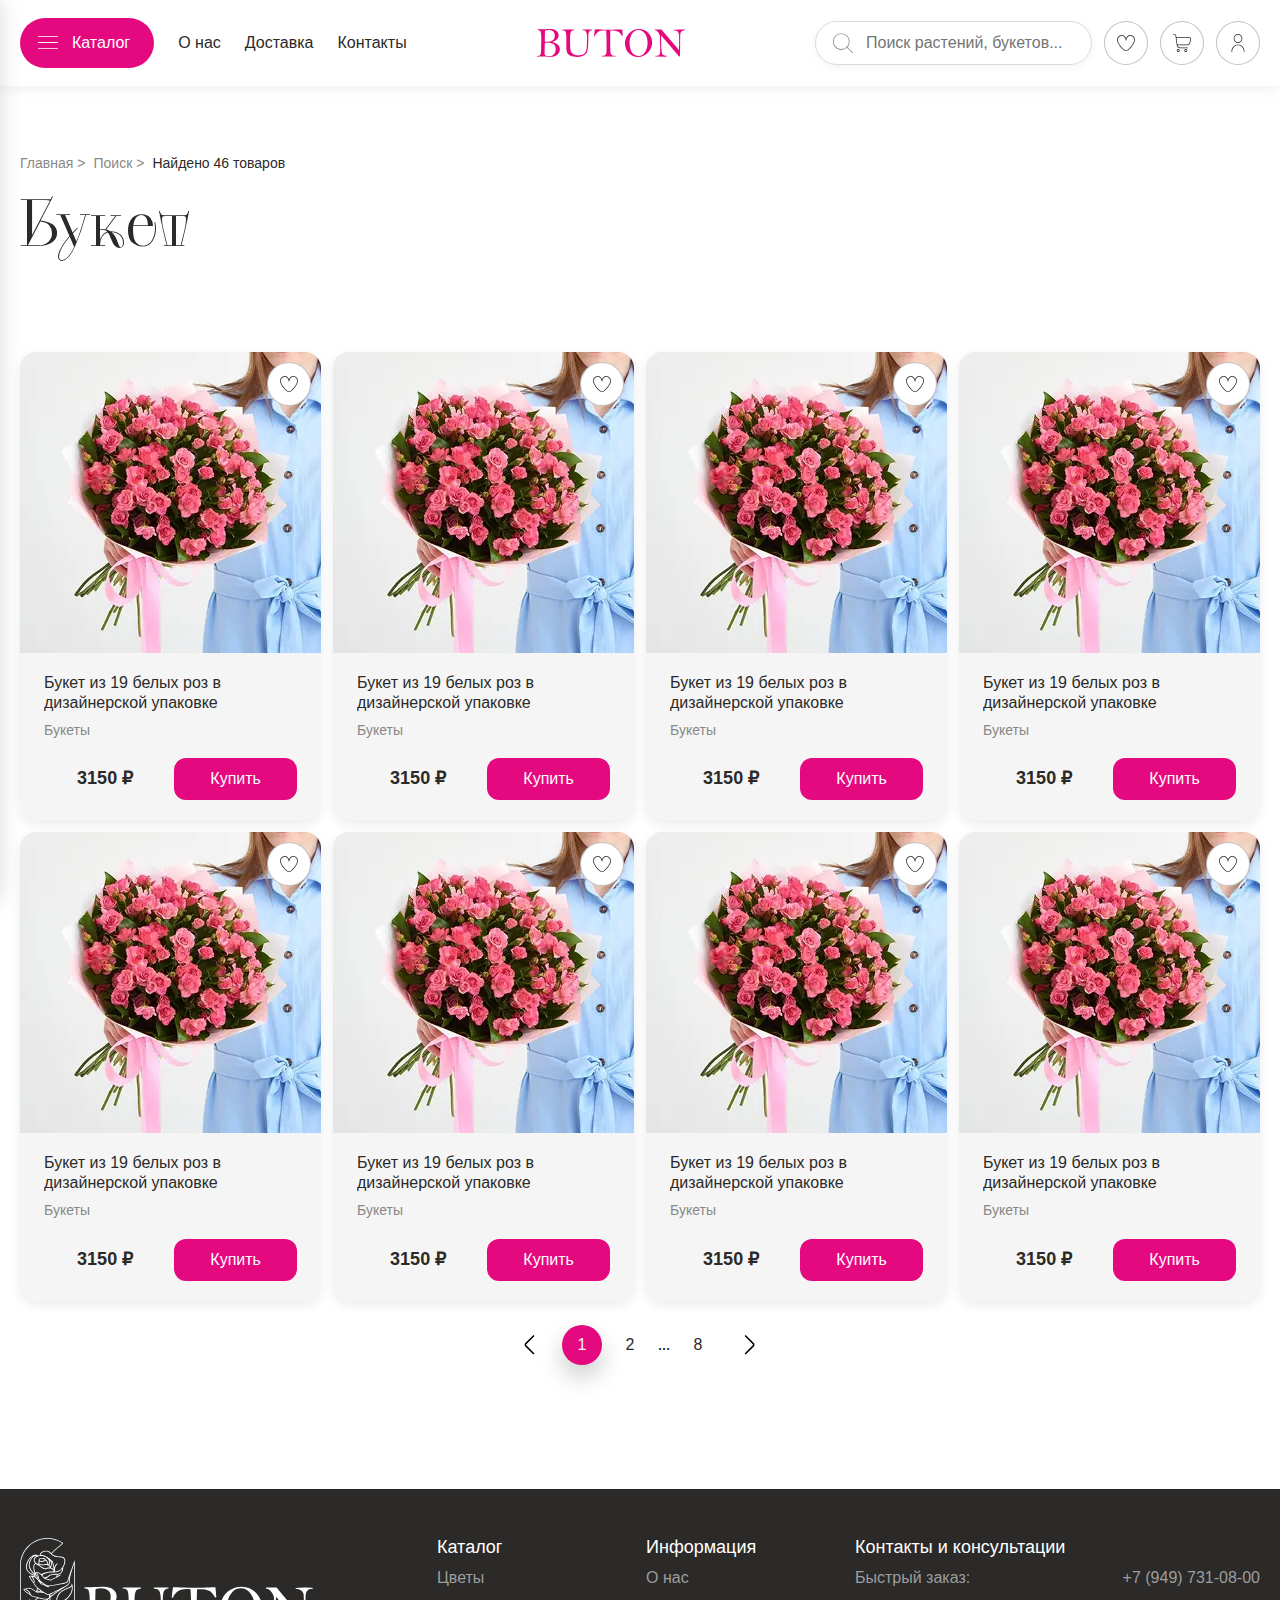
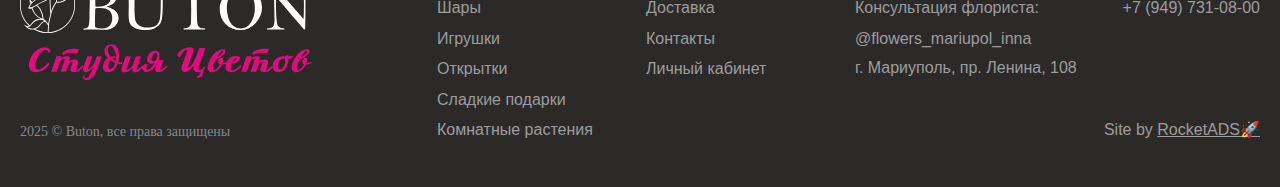
<file: search.html>
<!DOCTYPE html>
<html lang="ru">
<head>
	<meta charset="UTF-8">
	<meta name="viewport" content="width=device-width, initial-scale=1.0">
	<title>Результаты поиска</title>
	<link rel="stylesheet" href="./css/style.css?_v=20251027164536">
	<link rel="stylesheet" href="./css/search.css?_v=20251027164536">

</head>
<body>
	<div style="display: none;">
		<svg xmlns="http://www.w3.org/2000/svg" xmlns:xlink="http://www.w3.org/1999/xlink"><symbol viewBox="0 0 22 12" id="arrow_1" xmlns="http://www.w3.org/2000/svg"><path d="M1 1l8.872 8.607a2 2 0 002.83-.044L21 1" stroke="#E5097F" stroke-width="2" stroke-linecap="round" fill="none"/></symbol><symbol viewBox="0 0 22 12" id="arrow_2" xmlns="http://www.w3.org/2000/svg"><path d="M1 1l8.872 8.607a2 2 0 002.83-.044L21 1" stroke="#2b2a29" stroke-width="2" stroke-linecap="round" fill="none"/></symbol><symbol viewBox="0 0 22 12" id="arrow_2_white" xmlns="http://www.w3.org/2000/svg"><path d="M1 1l8.872 8.607a2 2 0 002.83-.044L21 1" stroke="#fff" stroke-width="2" stroke-linecap="round" fill="none"/></symbol><symbol viewBox="0 0 20 14" id="burger" xmlns="http://www.w3.org/2000/svg"><path d="M20 7a.412.412 0 01-.417.406H.417A.412.412 0 010 7c0-.224.187-.406.417-.406h19.166c.23 0 .417.182.417.406zM.417 1.312h19.166c.23 0 .417-.181.417-.406A.412.412 0 0019.583.5H.417A.412.412 0 000 .906c0 .225.187.406.417.406zm19.166 11.376H.417a.412.412 0 00-.417.406c0 .224.187.406.417.406h19.166c.23 0 .417-.182.417-.406a.412.412 0 00-.417-.406z"/></symbol><symbol viewBox="0 0 18 18" id="cart" xmlns="http://www.w3.org/2000/svg"><path d="M17.575 3.686A1.868 1.868 0 0016.125 3H3.367l-.192-1.382A1.882 1.882 0 001.319 0H.375a.375.375 0 000 .75h.944c.559 0 1.038.417 1.114.97l1.336 9.62a3.39 3.39 0 003.343 2.91h7.513a.375.375 0 000-.75H7.112a2.636 2.636 0 01-2.597-2.25h9.48a3.383 3.383 0 003.31-2.713l.658-3.295a1.868 1.868 0 00-.389-1.556zm-.347 1.41L16.57 8.39a2.632 2.632 0 01-2.574 2.11H4.41l-.937-6.75h12.652a1.125 1.125 0 011.104 1.346zM5.25 15c-.827 0-1.5.673-1.5 1.5s.673 1.5 1.5 1.5 1.5-.673 1.5-1.5-.673-1.5-1.5-1.5zm0 2.25a.75.75 0 11.002-1.502.75.75 0 01-.002 1.502zm7.5-2.25c-.827 0-1.5.673-1.5 1.5s.673 1.5 1.5 1.5 1.5-.673 1.5-1.5-.673-1.5-1.5-1.5zm0 2.25a.75.75 0 11.002-1.502.75.75 0 01-.002 1.502z"/></symbol><symbol fill="none" viewBox="0 0 18 20" id="delete" xmlns="http://www.w3.org/2000/svg"><path d="M12.152 9.045l-2.574 2.622 2.575 2.621c.159.163.159.427 0 .59a.404.404 0 01-.58 0L9 12.255l-2.574 2.621a.404.404 0 01-.58 0 .422.422 0 010-.589l2.575-2.621-2.574-2.622a.422.422 0 010-.59.404.404 0 01.578 0l2.574 2.623 2.574-2.622a.404.404 0 01.579 0c.16.162.16.427 0 .589h.002zM18 3.75c0 .23-.183.417-.409.417h-1.227c0 .012 0 .025-.002.038l-1.12 12.39C15.063 18.534 13.487 20 11.573 20H6.442c-1.912 0-3.488-1.462-3.665-3.4L1.638 4.206l-.002-.04H.41A.413.413 0 010 3.75c0-.23.183-.417.41-.417h4.113C4.727 1.461 6.29 0 8.182 0h1.636c1.892 0 3.455 1.46 3.66 3.333h4.113c.226 0 .408.187.408.417zM5.347 3.333h7.304c-.198-1.411-1.394-2.5-2.834-2.5H8.181c-1.44 0-2.635 1.089-2.834 2.5zm10.196.834H2.455L3.59 16.522c.138 1.508 1.364 2.645 2.85 2.645h5.132c1.49 0 2.715-1.139 2.852-2.65l1.117-12.35h.002z" fill="currentColor"/></symbol><symbol viewBox="0 0 18 16" id="favorit" xmlns="http://www.w3.org/2000/svg"><path d="M15.713.751c-1.411-.908-2.954-.995-4.345-.247-1.07.578-1.912 1.584-2.368 2.75-.455-1.166-1.297-2.172-2.369-2.75C5.241-.244 3.7-.157 2.288.751c-1.44.927-2.316 2.46-2.287 4 .064 3.393 3.604 7.816 6.867 10.49C7.486 15.746 8.242 16 9 16c.757 0 1.514-.253 2.132-.76C14.395 12.567 17.935 8.143 18 4.75c.03-1.54-.846-3.072-2.286-3.999zm-5.058 13.916a2.62 2.62 0 01-3.31 0C4.212 12.098.811 7.895.751 4.737c-.024-1.285.721-2.573 1.946-3.361C3.345.958 4.024.749 4.694.749c.54 0 1.073.136 1.58.41C7.66 1.904 8.626 3.57 8.626 5.21c0 .205.168.372.375.372a.374.374 0 00.375-.372c0-1.64.967-3.306 2.351-4.053 1.137-.611 2.407-.535 3.578.218 1.224.788 1.969 2.076 1.945 3.361-.06 3.158-3.461 7.361-6.595 9.93z"/></symbol><symbol viewBox="0 0 16 18" id="lock" xmlns="http://www.w3.org/2000/svg"><path d="M13.25 6.207V5.25A5.256 5.256 0 008 0a5.256 5.256 0 00-5.25 5.25v.957A3.37 3.37 0 00.5 9.375v5.25A3.38 3.38 0 003.875 18h8.25a3.38 3.38 0 003.375-3.375v-5.25a3.37 3.37 0 00-2.25-3.168zM3.5 5.25C3.5 2.768 5.518.75 8 .75s4.5 2.018 4.5 4.5v.788c-.124-.014-.247-.038-.375-.038h-8.25c-.128 0-.25.024-.375.038V5.25zm11.25 9.375a2.628 2.628 0 01-2.625 2.625h-8.25a2.628 2.628 0 01-2.625-2.625v-5.25A2.628 2.628 0 013.875 6.75h8.25a2.628 2.628 0 012.625 2.625v5.25zm-6.375-3.75v2.25a.375.375 0 01-.75 0v-2.25a.375.375 0 01.75 0z" fill="currentColor"/></symbol><symbol viewBox="0 0 148 28" id="logo" xmlns="http://www.w3.org/2000/svg"><path d="M15.181 12.938c2.567.68 4.49 1.629 5.77 2.853 1.28 1.219 1.916 2.706 1.916 4.455 0 1.877-.792 3.604-2.383 5.19-1.59 1.594-3.924 2.394-7.007 2.394-.58 0-1.506-.043-2.779-.135-.813-.049-1.258-.077-1.329-.077-4.257 0-7.127.042-8.62.127-.501 0-.749-.134-.749-.396 0-.135.071-.234.22-.284.14-.056.678-.17 1.612-.332.551-.1.99-.333 1.308-.701.318-.376.558-1.133.728-2.28.162-1.148.248-2.855.248-5.113 0-2.238.028-4.044.084-5.418.057-1.367.078-2.422.078-3.151 0-2.28-.085-4.107-.255-5.488C3.847 3.2 3.6 2.322 3.281 1.94c-.318-.375-.969-.644-1.959-.793-.402-.056-.6-.212-.6-.46 0-.262.198-.39.6-.39L5.098.34c1.23 0 2.39-.028 3.465-.078 2.425-.12 3.988-.177 4.688-.177 2.56 0 4.596.56 6.102 1.678 1.492 1.12 2.242 2.642 2.242 4.575 0 1.515-.488 2.818-1.471 3.909-.983 1.09-2.63 1.99-4.943 2.69zM8.04 1.558c-.127 3.017-.191 5.467-.191 7.343l.021 3.067c0 .41.057.672.177.786.12.106.438.162.968.162 2.645 0 4.766-.48 6.364-1.437 1.598-.963 2.397-2.57 2.397-4.83 0-1.919-.594-3.349-1.781-4.298C14.807 1.409 13.329.935 11.56.935c-1.025 0-2.206.205-3.521.623zm.014 12.357c-.191.347-.29.949-.29 1.813l-.141 6.458c0 2.28.056 3.548.17 3.817.12.262.522.482 1.202.666.685.177 1.767.269 3.245.269 1.315 0 2.383-.184 3.203-.552.827-.369 1.584-1.098 2.27-2.182.693-1.083 1.04-2.379 1.04-3.894 0-2.252-.658-3.902-1.98-4.957-1.323-1.056-3.275-1.587-5.855-1.587-.87 0-1.825.05-2.864.149zM26.092.468h10.373c.594 0 .89.127.89.375s-.219.39-.664.432c-.983.099-1.711.368-2.185.807-.474.446-.827 1.225-1.075 2.344-.24 1.119-.36 3.52-.36 7.195 0 4.411.127 7.463.381 9.163.262 1.7 1.061 3.052 2.412 4.058 1.35.998 3.188 1.501 5.515 1.501 2.44 0 4.292-.46 5.565-1.388 1.273-.928 2.1-2.301 2.481-4.128.382-1.82.573-5.786.573-11.883 0-3.137-.325-5.19-.976-6.168-.65-.97-1.612-1.459-2.885-1.459-.509 0-.763-.149-.763-.439 0-.276.34-.41 1.011-.41h8.23c.375 0 .559.134.559.41 0 .198-.148.312-.453.354-1.032.156-1.788.489-2.276.999-.481.51-.8 1.437-.948 2.783-.148 1.338-.226 3.307-.226 5.913 0 3.25-.12 6.005-.36 8.278-.248 2.266-.764 3.959-1.57 5.07-.8 1.112-2.008 2.012-3.614 2.698-1.612.687-3.592 1.027-5.94 1.027-2.41 0-4.454-.382-6.15-1.154-1.69-.765-2.836-1.785-3.437-3.052-.601-1.268-.905-3.159-.905-5.68l.084-5.75c0-5.113-.219-8.236-.65-9.375-.438-1.14-1.372-1.728-2.807-1.757-.467 0-.7-.113-.7-.34 0-.283.29-.424.87-.424zm43.054 1.104a99.394 99.394 0 00-2.284-.042c-2.99 0-5.154.623-6.498 1.862-1.343 1.246-2.128 2.344-2.347 3.314-.064.347-.248.517-.538.517-.134 0-.261-.064-.382-.19.071-1.644.34-3.86.807-6.65A40.866 40.866 0 0159.169.34c1.075 0 2.517.057 4.328.17 1.944.113 4.928.17 8.944.17 4.116 0 6.795-.05 8.04-.142 1.131-.106 2.687-.156 4.66-.156.162.992.275 2.033.325 3.11.085 1.224.17 2.088.247 2.584.014.113.021.227.021.354 0 .333-.14.496-.431.496a.576.576 0 01-.438-.177c-.12-.12-.39-.51-.806-1.176-.722-1.126-1.471-1.976-2.249-2.556a6.135 6.135 0 00-2.602-1.112c-.961-.163-2.899-.276-5.82-.333-.14 2.09-.211 4.483-.211 7.167 0 8.894.19 14.134.565 15.728.382 1.593 1.733 2.386 4.059 2.386.566 0 .848.12.848.354 0 .276-.268.41-.805.41h-12.7c-.333 0-.495-.134-.495-.396s.325-.39.969-.39c1.089 0 1.973-.311 2.637-.927.672-.616 1.054-1.445 1.16-2.5.106-1.055.156-4.093.156-9.12 0-4.292-.142-8.527-.425-12.712zm18.78 12.293c0-1.87.566-3.923 1.697-6.153 1.131-2.238 2.786-4.08 4.964-5.53C96.757.728 99.21 0 101.948 0c3.825 0 6.986 1.367 9.474 4.107 2.497 2.741 3.741 5.87 3.741 9.383 0 3.74-1.379 7.089-4.144 10.056-2.757 2.967-6.08 4.454-9.962 4.454-3.713 0-6.831-1.303-9.348-3.902-2.524-2.599-3.783-6.012-3.783-10.233zm4.582-.68c0 2.267.347 4.582 1.04 6.962.692 2.38 1.781 4.107 3.26 5.177 1.484 1.076 3.068 1.614 4.758 1.614 2.729 0 4.914-1.331 6.554-3.987 1.641-2.655 2.461-5.729 2.461-9.22 0-3.385-.834-6.359-2.51-8.915-1.676-2.557-3.868-3.839-6.569-3.839-2.036 0-3.733.68-5.09 2.047-1.358 1.367-2.348 3.002-2.97 4.9-.623 1.898-.934 3.654-.934 5.262zM124.596.596c.827 1.119 2.269 2.86 4.313 5.212l6.639 7.705 6.385 7.385c.142-2.5.212-5.75.212-9.744 0-3.002-.063-5.006-.184-6.026-.127-1.013-.587-1.87-1.385-2.563-.799-.688-1.796-1.034-2.984-1.034-.559 0-.835-.12-.835-.354 0-.135.057-.241.177-.298.113-.064 1.046-.127 2.786-.19 1.74-.065 3.203-.093 4.391-.093l2.793.021h.452c.432 0 .644.12.644.361 0 .213-.184.34-.559.383-1.393.148-2.397.516-3.005 1.09-.615.574-.983 1.402-1.096 2.479-.12 1.083-.176 4.716-.176 10.898l-.205 10.962c0 .553-.135.829-.411.829a.659.659 0 01-.275-.085c-.121-.057-.736-.758-1.853-2.096a328.288 328.288 0 00-4.137-4.809 149.64 149.64 0 01-3.867-4.539c-2.065-2.507-3.359-4.043-3.903-4.624-2.001-2.132-3.182-3.498-3.543-4.107-.233-.418-.453-.623-.643-.623-.142 0-.212.269-.212.807l.042 3.222c0 4.086.113 7.35.333 9.793.219 2.437.452 3.867.692 4.292.241.418.658.843 1.259 1.274.601.432 1.237.645 1.909.645.912 0 1.365.162 1.365.495 0 .248-.255.376-.764.376l-9.949-.021c-.466 0-.7-.12-.7-.354 0-.277.227-.411.679-.411 1.697 0 2.829-.375 3.394-1.133.566-.758.849-2.365.849-4.823l-.156-7.3c-.035-4.3-.169-6.827-.403-7.592-.233-.765-.756-1.692-1.57-2.79-.813-1.098-1.739-1.72-2.771-1.855-.467-.057-.701-.192-.701-.397 0-.27.305-.41.906-.41l6.067.042z" fill="#E5097F"/></symbol><symbol viewBox="0 0 18 16" id="mail" xmlns="http://www.w3.org/2000/svg"><path d="M14.625.5H3.375A3.38 3.38 0 000 3.875v8.25A3.38 3.38 0 003.375 15.5h11.25A3.38 3.38 0 0018 12.125v-8.25A3.38 3.38 0 0014.625.5zm-11.25.75h11.25c.813 0 1.532.38 2.015.962l-5.769 5.77a2.641 2.641 0 01-1.873.768c-.685-.013-1.369-.27-1.868-.769L1.36 2.212a2.61 2.61 0 012.015-.962zM17.25 12.125a2.628 2.628 0 01-2.625 2.625H3.375A2.628 2.628 0 01.75 12.125v-8.25c0-.358.073-.698.203-1.01L6.6 8.511a3.349 3.349 0 002.383.989c.898 0 1.781-.35 2.42-.989l5.646-5.645c.13.31.203.651.203 1.009l-.001 8.25z" fill="currentColor"/></symbol><symbol viewBox="0 0 20 20" id="search" xmlns="http://www.w3.org/2000/svg"><path d="M19.878 19.288l-5.374-5.374a8.292 8.292 0 002.163-5.58C16.667 3.737 12.928 0 8.333 0S0 3.738 0 8.333c0 4.595 3.738 8.334 8.333 8.334a8.283 8.283 0 005.58-2.164l5.375 5.375a.417.417 0 10.59-.59zM.833 8.333c0-4.135 3.365-7.5 7.5-7.5s7.5 3.365 7.5 7.5-3.364 7.5-7.5 7.5-7.5-3.365-7.5-7.5z"/></symbol><symbol viewBox="0 0 14 18" id="user" xmlns="http://www.w3.org/2000/svg"><path d="M7 9c2.39 0 4.333-2.018 4.333-4.5S9.39 0 7 0 2.667 2.018 2.667 4.5 4.61 9 7 9zM7 .75c1.991 0 3.611 1.682 3.611 3.75S8.991 8.25 7 8.25 3.389 6.568 3.389 4.5 5.009.75 7 .75zm6.5 16.5v.375a.368.368 0 01-.361.375.368.368 0 01-.361-.375v-.375c0-3.308-2.592-6-5.778-6-3.186 0-5.778 2.692-5.778 6v.375a.368.368 0 01-.36.375.368.368 0 01-.362-.375v-.375c0-3.722 2.916-6.75 6.5-6.75s6.5 3.028 6.5 6.75z"/></symbol></svg>
	</div>
	<div class="wrapper">
		<header class="header">
	<div class="container">
		<div class="header__inner">
			<!-- Меню -->
			<nav class="header__nav">
				<ul class="nav-list">
					<li>
						<a href="./catalog/" class="nav-link btn-link">
							<svg class="btn-link__icon icon">
								<use href="#burger"></use>
							</svg>
							<span class="btn-link__content">Каталог</span>
					</a>
				</li>
					<li><a href="./about.html" class="nav-link">О нас</a></li>
					<li><a href="./#delivery" class="nav-link">Доставка</a></li>
					<li><a href="./contacts.html" class="nav-link">Контакты</a></li>
				</ul>
			</nav>

			<!-- Логотип -->
			<a href="./" class="header__logo">
				<svg class="logo__icon icon">
					<use href="#logo"></use>
				</svg>
			</a>
			<div class="header__icons">
				<form class="header__search">
					<input type="text" placeholder="Поиск растений, букетов..." class="search-input">
					<button title="Найти" type="submit" class="search-submit">
						<svg>
							<use href="#search"></use>
						</svg>
					</button>
				</form>
				<a
	href="./favorite.html"
	title="Добавить в избранное"
	class="button circle "
>
	<span class="button__icon">
		<svg>
			<use class="icon" href="#favorit"></use>
		</svg>
	</span>
</a>
				<a
	href="./cart.html"
	title="Перейти в корзину"
	class="button circle "
>
	<span class="button__icon">
		<svg>
			<use class="icon" href="#cart"></use>
		</svg>
	</span>
</a>
				<a
	href="./login.html"
	title="Личный кабинет"
	class="button circle "
>
	<span class="button__icon">
		<svg>
			<use class="icon" href="#user"></use>
		</svg>
	</span>
</a>
			</div>
		</div>
		<div class="header__mob">
			<a href="./" class="header__logo header__logo--mob">
				<svg class="logo__icon icon">
					<use href="#logo"></use>
				</svg>
			</a>
			<form class="header__search">
				<input type="text" placeholder="Поиск растений, букетов..." class="search-input">
				<button title="Найти" type="submit" class="search-submit">
					<svg>
						<use href="#search"></use>
					</svg>
				</button>
			</form>
			<button type="button" title="меню" class="button circle colored header__mob-btn menu-toggle" aria-label="Открыть меню">
				<span class="button__icon">
					<svg>
						<use class="icon" href="#burger"></use>
					</svg>
				</span>
			</button>
		</div>
	</div>
</header>
		<main class="main">
			<section class="section">
				<div class="container">
					<div class="breadcrumbs">
						<ol itemscope itemtype="https://schema.org/BreadcrumbList">
							<li itemprop="itemListElement" itemscope itemtype="https://schema.org/ListItem">
								<a itemprop="item" href="./">
									<span itemprop="name">Главная</span></a>
								<meta itemprop="position" content="1" />
							</li>
							<li itemprop="itemListElement" itemscope itemtype="https://schema.org/ListItem">
								<a itemprop="item" href="./">
									<span itemprop="name">Поиск</span></a>
								<meta itemprop="position" content="2" />
							</li>
							<li itemprop="itemListElement" itemscope itemtype="https://schema.org/ListItem">
								<a itemprop="item" href="./search.html">
									<span itemprop="name">Найдено 46 товаров</span></a>
								<meta itemprop="position" content="3" />
							</li>
						</ol>
					</div>
					<h1 class="section__title">Букет</h1>
				</div>
			</section>
			
			<section style="margin-bottom: 100px;">
				<div class="container">
					<div class="section-catalog">
						<div class="products-grid products-grid--no-sidebar">
							<div class="product-card">
	<div class="product-card__image-wrapper">
		<picture><source srcset="./img/card_img.webp" type="image/webp"><img src="./img/card_img.png" alt="Букет из 19 белых роз в дизайнерской упаковке" class="product-card__image"></picture>
		<button
	type="button"
	title="Добавить в избранное"
	class="button circle product-card__heart-btn"
>
	<span class="button__icon">
		<svg>
			<use class="icon" href="#favorit"></use>
		</svg>
	</span>
</button>
	</div>
	<div class="product-card__content">
		<div class="product-card__body">
			<a href="/catalog/product.html" class="product-card__text">Букет из 19 белых роз в дизайнерской упаковке</a>
			<a href="./" class="product-card__category">Букеты</a>
		</div>
		<div class="product-card__footer">
			<span class="product-card__price">3150 ₽</span>
			<button
	type="button"
	title="Добавить в корзину"
	class="button product-card__cart-btn"
>
	<span class="button__content">
		Купить
	</span>
</button>
		</div>
	</div>
</div>
							<div class="product-card">
	<div class="product-card__image-wrapper">
		<picture><source srcset="./img/card_img.webp" type="image/webp"><img src="./img/card_img.png" alt="Букет из 19 белых роз в дизайнерской упаковке" class="product-card__image"></picture>
		<button
	type="button"
	title="Добавить в избранное"
	class="button circle product-card__heart-btn"
>
	<span class="button__icon">
		<svg>
			<use class="icon" href="#favorit"></use>
		</svg>
	</span>
</button>
	</div>
	<div class="product-card__content">
		<div class="product-card__body">
			<a href="/catalog/product.html" class="product-card__text">Букет из 19 белых роз в дизайнерской упаковке</a>
			<a href="./" class="product-card__category">Букеты</a>
		</div>
		<div class="product-card__footer">
			<span class="product-card__price">3150 ₽</span>
			<button
	type="button"
	title="Добавить в корзину"
	class="button product-card__cart-btn"
>
	<span class="button__content">
		Купить
	</span>
</button>
		</div>
	</div>
</div>
							<div class="product-card">
	<div class="product-card__image-wrapper">
		<picture><source srcset="./img/card_img.webp" type="image/webp"><img src="./img/card_img.png" alt="Букет из 19 белых роз в дизайнерской упаковке" class="product-card__image"></picture>
		<button
	type="button"
	title="Добавить в избранное"
	class="button circle product-card__heart-btn"
>
	<span class="button__icon">
		<svg>
			<use class="icon" href="#favorit"></use>
		</svg>
	</span>
</button>
	</div>
	<div class="product-card__content">
		<div class="product-card__body">
			<a href="/catalog/product.html" class="product-card__text">Букет из 19 белых роз в дизайнерской упаковке</a>
			<a href="./" class="product-card__category">Букеты</a>
		</div>
		<div class="product-card__footer">
			<span class="product-card__price">3150 ₽</span>
			<button
	type="button"
	title="Добавить в корзину"
	class="button product-card__cart-btn"
>
	<span class="button__content">
		Купить
	</span>
</button>
		</div>
	</div>
</div>
							<div class="product-card">
	<div class="product-card__image-wrapper">
		<picture><source srcset="./img/card_img.webp" type="image/webp"><img src="./img/card_img.png" alt="Букет из 19 белых роз в дизайнерской упаковке" class="product-card__image"></picture>
		<button
	type="button"
	title="Добавить в избранное"
	class="button circle product-card__heart-btn"
>
	<span class="button__icon">
		<svg>
			<use class="icon" href="#favorit"></use>
		</svg>
	</span>
</button>
	</div>
	<div class="product-card__content">
		<div class="product-card__body">
			<a href="/catalog/product.html" class="product-card__text">Букет из 19 белых роз в дизайнерской упаковке</a>
			<a href="./" class="product-card__category">Букеты</a>
		</div>
		<div class="product-card__footer">
			<span class="product-card__price">3150 ₽</span>
			<button
	type="button"
	title="Добавить в корзину"
	class="button product-card__cart-btn"
>
	<span class="button__content">
		Купить
	</span>
</button>
		</div>
	</div>
</div>
							<div class="product-card">
	<div class="product-card__image-wrapper">
		<picture><source srcset="./img/card_img.webp" type="image/webp"><img src="./img/card_img.png" alt="Букет из 19 белых роз в дизайнерской упаковке" class="product-card__image"></picture>
		<button
	type="button"
	title="Добавить в избранное"
	class="button circle product-card__heart-btn"
>
	<span class="button__icon">
		<svg>
			<use class="icon" href="#favorit"></use>
		</svg>
	</span>
</button>
	</div>
	<div class="product-card__content">
		<div class="product-card__body">
			<a href="/catalog/product.html" class="product-card__text">Букет из 19 белых роз в дизайнерской упаковке</a>
			<a href="./" class="product-card__category">Букеты</a>
		</div>
		<div class="product-card__footer">
			<span class="product-card__price">3150 ₽</span>
			<button
	type="button"
	title="Добавить в корзину"
	class="button product-card__cart-btn"
>
	<span class="button__content">
		Купить
	</span>
</button>
		</div>
	</div>
</div>
							<div class="product-card">
	<div class="product-card__image-wrapper">
		<picture><source srcset="./img/card_img.webp" type="image/webp"><img src="./img/card_img.png" alt="Букет из 19 белых роз в дизайнерской упаковке" class="product-card__image"></picture>
		<button
	type="button"
	title="Добавить в избранное"
	class="button circle product-card__heart-btn"
>
	<span class="button__icon">
		<svg>
			<use class="icon" href="#favorit"></use>
		</svg>
	</span>
</button>
	</div>
	<div class="product-card__content">
		<div class="product-card__body">
			<a href="/catalog/product.html" class="product-card__text">Букет из 19 белых роз в дизайнерской упаковке</a>
			<a href="./" class="product-card__category">Букеты</a>
		</div>
		<div class="product-card__footer">
			<span class="product-card__price">3150 ₽</span>
			<button
	type="button"
	title="Добавить в корзину"
	class="button product-card__cart-btn"
>
	<span class="button__content">
		Купить
	</span>
</button>
		</div>
	</div>
</div>
							<div class="product-card">
	<div class="product-card__image-wrapper">
		<picture><source srcset="./img/card_img.webp" type="image/webp"><img src="./img/card_img.png" alt="Букет из 19 белых роз в дизайнерской упаковке" class="product-card__image"></picture>
		<button
	type="button"
	title="Добавить в избранное"
	class="button circle product-card__heart-btn"
>
	<span class="button__icon">
		<svg>
			<use class="icon" href="#favorit"></use>
		</svg>
	</span>
</button>
	</div>
	<div class="product-card__content">
		<div class="product-card__body">
			<a href="/catalog/product.html" class="product-card__text">Букет из 19 белых роз в дизайнерской упаковке</a>
			<a href="./" class="product-card__category">Букеты</a>
		</div>
		<div class="product-card__footer">
			<span class="product-card__price">3150 ₽</span>
			<button
	type="button"
	title="Добавить в корзину"
	class="button product-card__cart-btn"
>
	<span class="button__content">
		Купить
	</span>
</button>
		</div>
	</div>
</div>
							<div class="product-card">
	<div class="product-card__image-wrapper">
		<picture><source srcset="./img/card_img.webp" type="image/webp"><img src="./img/card_img.png" alt="Букет из 19 белых роз в дизайнерской упаковке" class="product-card__image"></picture>
		<button
	type="button"
	title="Добавить в избранное"
	class="button circle product-card__heart-btn"
>
	<span class="button__icon">
		<svg>
			<use class="icon" href="#favorit"></use>
		</svg>
	</span>
</button>
	</div>
	<div class="product-card__content">
		<div class="product-card__body">
			<a href="/catalog/product.html" class="product-card__text">Букет из 19 белых роз в дизайнерской упаковке</a>
			<a href="./" class="product-card__category">Букеты</a>
		</div>
		<div class="product-card__footer">
			<span class="product-card__price">3150 ₽</span>
			<button
	type="button"
	title="Добавить в корзину"
	class="button product-card__cart-btn"
>
	<span class="button__content">
		Купить
	</span>
</button>
		</div>
	</div>
</div>
							<div class="product-card">
	<div class="product-card__image-wrapper">
		<picture><source srcset="./img/card_img.webp" type="image/webp"><img src="./img/card_img.png" alt="Букет из 19 белых роз в дизайнерской упаковке" class="product-card__image"></picture>
		<button
	type="button"
	title="Добавить в избранное"
	class="button circle product-card__heart-btn"
>
	<span class="button__icon">
		<svg>
			<use class="icon" href="#favorit"></use>
		</svg>
	</span>
</button>
	</div>
	<div class="product-card__content">
		<div class="product-card__body">
			<a href="/catalog/product.html" class="product-card__text">Букет из 19 белых роз в дизайнерской упаковке</a>
			<a href="./" class="product-card__category">Букеты</a>
		</div>
		<div class="product-card__footer">
			<span class="product-card__price">3150 ₽</span>
			<button
	type="button"
	title="Добавить в корзину"
	class="button product-card__cart-btn"
>
	<span class="button__content">
		Купить
	</span>
</button>
		</div>
	</div>
</div>
							<div class="product-card">
	<div class="product-card__image-wrapper">
		<picture><source srcset="./img/card_img.webp" type="image/webp"><img src="./img/card_img.png" alt="Букет из 19 белых роз в дизайнерской упаковке" class="product-card__image"></picture>
		<button
	type="button"
	title="Добавить в избранное"
	class="button circle product-card__heart-btn"
>
	<span class="button__icon">
		<svg>
			<use class="icon" href="#favorit"></use>
		</svg>
	</span>
</button>
	</div>
	<div class="product-card__content">
		<div class="product-card__body">
			<a href="/catalog/product.html" class="product-card__text">Букет из 19 белых роз в дизайнерской упаковке</a>
			<a href="./" class="product-card__category">Букеты</a>
		</div>
		<div class="product-card__footer">
			<span class="product-card__price">3150 ₽</span>
			<button
	type="button"
	title="Добавить в корзину"
	class="button product-card__cart-btn"
>
	<span class="button__content">
		Купить
	</span>
</button>
		</div>
	</div>
</div>
							<div class="product-card">
	<div class="product-card__image-wrapper">
		<picture><source srcset="./img/card_img.webp" type="image/webp"><img src="./img/card_img.png" alt="Букет из 19 белых роз в дизайнерской упаковке" class="product-card__image"></picture>
		<button
	type="button"
	title="Добавить в избранное"
	class="button circle product-card__heart-btn"
>
	<span class="button__icon">
		<svg>
			<use class="icon" href="#favorit"></use>
		</svg>
	</span>
</button>
	</div>
	<div class="product-card__content">
		<div class="product-card__body">
			<a href="/catalog/product.html" class="product-card__text">Букет из 19 белых роз в дизайнерской упаковке</a>
			<a href="./" class="product-card__category">Букеты</a>
		</div>
		<div class="product-card__footer">
			<span class="product-card__price">3150 ₽</span>
			<button
	type="button"
	title="Добавить в корзину"
	class="button product-card__cart-btn"
>
	<span class="button__content">
		Купить
	</span>
</button>
		</div>
	</div>
</div>
							<div class="product-card">
	<div class="product-card__image-wrapper">
		<picture><source srcset="./img/card_img.webp" type="image/webp"><img src="./img/card_img.png" alt="Букет из 19 белых роз в дизайнерской упаковке" class="product-card__image"></picture>
		<button
	type="button"
	title="Добавить в избранное"
	class="button circle product-card__heart-btn"
>
	<span class="button__icon">
		<svg>
			<use class="icon" href="#favorit"></use>
		</svg>
	</span>
</button>
	</div>
	<div class="product-card__content">
		<div class="product-card__body">
			<a href="/catalog/product.html" class="product-card__text">Букет из 19 белых роз в дизайнерской упаковке</a>
			<a href="./" class="product-card__category">Букеты</a>
		</div>
		<div class="product-card__footer">
			<span class="product-card__price">3150 ₽</span>
			<button
	type="button"
	title="Добавить в корзину"
	class="button product-card__cart-btn"
>
	<span class="button__content">
		Купить
	</span>
</button>
		</div>
	</div>
</div>
							<div class="product-card">
	<div class="product-card__image-wrapper">
		<picture><source srcset="./img/card_img.webp" type="image/webp"><img src="./img/card_img.png" alt="Букет из 19 белых роз в дизайнерской упаковке" class="product-card__image"></picture>
		<button
	type="button"
	title="Добавить в избранное"
	class="button circle product-card__heart-btn"
>
	<span class="button__icon">
		<svg>
			<use class="icon" href="#favorit"></use>
		</svg>
	</span>
</button>
	</div>
	<div class="product-card__content">
		<div class="product-card__body">
			<a href="/catalog/product.html" class="product-card__text">Букет из 19 белых роз в дизайнерской упаковке</a>
			<a href="./" class="product-card__category">Букеты</a>
		</div>
		<div class="product-card__footer">
			<span class="product-card__price">3150 ₽</span>
			<button
	type="button"
	title="Добавить в корзину"
	class="button product-card__cart-btn"
>
	<span class="button__content">
		Купить
	</span>
</button>
		</div>
	</div>
</div>
							<div class="product-card">
	<div class="product-card__image-wrapper">
		<picture><source srcset="./img/card_img.webp" type="image/webp"><img src="./img/card_img.png" alt="Букет из 19 белых роз в дизайнерской упаковке" class="product-card__image"></picture>
		<button
	type="button"
	title="Добавить в избранное"
	class="button circle product-card__heart-btn"
>
	<span class="button__icon">
		<svg>
			<use class="icon" href="#favorit"></use>
		</svg>
	</span>
</button>
	</div>
	<div class="product-card__content">
		<div class="product-card__body">
			<a href="/catalog/product.html" class="product-card__text">Букет из 19 белых роз в дизайнерской упаковке</a>
			<a href="./" class="product-card__category">Букеты</a>
		</div>
		<div class="product-card__footer">
			<span class="product-card__price">3150 ₽</span>
			<button
	type="button"
	title="Добавить в корзину"
	class="button product-card__cart-btn"
>
	<span class="button__content">
		Купить
	</span>
</button>
		</div>
	</div>
</div>
							<div class="product-card">
	<div class="product-card__image-wrapper">
		<picture><source srcset="./img/card_img.webp" type="image/webp"><img src="./img/card_img.png" alt="Букет из 19 белых роз в дизайнерской упаковке" class="product-card__image"></picture>
		<button
	type="button"
	title="Добавить в избранное"
	class="button circle product-card__heart-btn"
>
	<span class="button__icon">
		<svg>
			<use class="icon" href="#favorit"></use>
		</svg>
	</span>
</button>
	</div>
	<div class="product-card__content">
		<div class="product-card__body">
			<a href="/catalog/product.html" class="product-card__text">Букет из 19 белых роз в дизайнерской упаковке</a>
			<a href="./" class="product-card__category">Букеты</a>
		</div>
		<div class="product-card__footer">
			<span class="product-card__price">3150 ₽</span>
			<button
	type="button"
	title="Добавить в корзину"
	class="button product-card__cart-btn"
>
	<span class="button__content">
		Купить
	</span>
</button>
		</div>
	</div>
</div>
							<div class="product-card">
	<div class="product-card__image-wrapper">
		<picture><source srcset="./img/card_img.webp" type="image/webp"><img src="./img/card_img.png" alt="Букет из 19 белых роз в дизайнерской упаковке" class="product-card__image"></picture>
		<button
	type="button"
	title="Добавить в избранное"
	class="button circle product-card__heart-btn"
>
	<span class="button__icon">
		<svg>
			<use class="icon" href="#favorit"></use>
		</svg>
	</span>
</button>
	</div>
	<div class="product-card__content">
		<div class="product-card__body">
			<a href="/catalog/product.html" class="product-card__text">Букет из 19 белых роз в дизайнерской упаковке</a>
			<a href="./" class="product-card__category">Букеты</a>
		</div>
		<div class="product-card__footer">
			<span class="product-card__price">3150 ₽</span>
			<button
	type="button"
	title="Добавить в корзину"
	class="button product-card__cart-btn"
>
	<span class="button__content">
		Купить
	</span>
</button>
		</div>
	</div>
</div>
							<div class="product-card">
	<div class="product-card__image-wrapper">
		<picture><source srcset="./img/card_img.webp" type="image/webp"><img src="./img/card_img.png" alt="Букет из 19 белых роз в дизайнерской упаковке" class="product-card__image"></picture>
		<button
	type="button"
	title="Добавить в избранное"
	class="button circle product-card__heart-btn"
>
	<span class="button__icon">
		<svg>
			<use class="icon" href="#favorit"></use>
		</svg>
	</span>
</button>
	</div>
	<div class="product-card__content">
		<div class="product-card__body">
			<a href="/catalog/product.html" class="product-card__text">Букет из 19 белых роз в дизайнерской упаковке</a>
			<a href="./" class="product-card__category">Букеты</a>
		</div>
		<div class="product-card__footer">
			<span class="product-card__price">3150 ₽</span>
			<button
	type="button"
	title="Добавить в корзину"
	class="button product-card__cart-btn"
>
	<span class="button__content">
		Купить
	</span>
</button>
		</div>
	</div>
</div>
							<div class="product-card">
	<div class="product-card__image-wrapper">
		<picture><source srcset="./img/card_img.webp" type="image/webp"><img src="./img/card_img.png" alt="Букет из 19 белых роз в дизайнерской упаковке" class="product-card__image"></picture>
		<button
	type="button"
	title="Добавить в избранное"
	class="button circle product-card__heart-btn"
>
	<span class="button__icon">
		<svg>
			<use class="icon" href="#favorit"></use>
		</svg>
	</span>
</button>
	</div>
	<div class="product-card__content">
		<div class="product-card__body">
			<a href="/catalog/product.html" class="product-card__text">Букет из 19 белых роз в дизайнерской упаковке</a>
			<a href="./" class="product-card__category">Букеты</a>
		</div>
		<div class="product-card__footer">
			<span class="product-card__price">3150 ₽</span>
			<button
	type="button"
	title="Добавить в корзину"
	class="button product-card__cart-btn"
>
	<span class="button__content">
		Купить
	</span>
</button>
		</div>
	</div>
</div>
							<div class="product-card">
	<div class="product-card__image-wrapper">
		<picture><source srcset="./img/card_img.webp" type="image/webp"><img src="./img/card_img.png" alt="Букет из 19 белых роз в дизайнерской упаковке" class="product-card__image"></picture>
		<button
	type="button"
	title="Добавить в избранное"
	class="button circle product-card__heart-btn"
>
	<span class="button__icon">
		<svg>
			<use class="icon" href="#favorit"></use>
		</svg>
	</span>
</button>
	</div>
	<div class="product-card__content">
		<div class="product-card__body">
			<a href="/catalog/product.html" class="product-card__text">Букет из 19 белых роз в дизайнерской упаковке</a>
			<a href="./" class="product-card__category">Букеты</a>
		</div>
		<div class="product-card__footer">
			<span class="product-card__price">3150 ₽</span>
			<button
	type="button"
	title="Добавить в корзину"
	class="button product-card__cart-btn"
>
	<span class="button__content">
		Купить
	</span>
</button>
		</div>
	</div>
</div>
							<div class="product-card">
	<div class="product-card__image-wrapper">
		<picture><source srcset="./img/card_img.webp" type="image/webp"><img src="./img/card_img.png" alt="Букет из 19 белых роз в дизайнерской упаковке" class="product-card__image"></picture>
		<button
	type="button"
	title="Добавить в избранное"
	class="button circle product-card__heart-btn"
>
	<span class="button__icon">
		<svg>
			<use class="icon" href="#favorit"></use>
		</svg>
	</span>
</button>
	</div>
	<div class="product-card__content">
		<div class="product-card__body">
			<a href="/catalog/product.html" class="product-card__text">Букет из 19 белых роз в дизайнерской упаковке</a>
			<a href="./" class="product-card__category">Букеты</a>
		</div>
		<div class="product-card__footer">
			<span class="product-card__price">3150 ₽</span>
			<button
	type="button"
	title="Добавить в корзину"
	class="button product-card__cart-btn"
>
	<span class="button__content">
		Купить
	</span>
</button>
		</div>
	</div>
</div>
							<div class="product-card">
	<div class="product-card__image-wrapper">
		<picture><source srcset="./img/card_img.webp" type="image/webp"><img src="./img/card_img.png" alt="Букет из 19 белых роз в дизайнерской упаковке" class="product-card__image"></picture>
		<button
	type="button"
	title="Добавить в избранное"
	class="button circle product-card__heart-btn"
>
	<span class="button__icon">
		<svg>
			<use class="icon" href="#favorit"></use>
		</svg>
	</span>
</button>
	</div>
	<div class="product-card__content">
		<div class="product-card__body">
			<a href="/catalog/product.html" class="product-card__text">Букет из 19 белых роз в дизайнерской упаковке</a>
			<a href="./" class="product-card__category">Букеты</a>
		</div>
		<div class="product-card__footer">
			<span class="product-card__price">3150 ₽</span>
			<button
	type="button"
	title="Добавить в корзину"
	class="button product-card__cart-btn"
>
	<span class="button__content">
		Купить
	</span>
</button>
		</div>
	</div>
</div>
							<div class="product-card">
	<div class="product-card__image-wrapper">
		<picture><source srcset="./img/card_img.webp" type="image/webp"><img src="./img/card_img.png" alt="Букет из 19 белых роз в дизайнерской упаковке" class="product-card__image"></picture>
		<button
	type="button"
	title="Добавить в избранное"
	class="button circle product-card__heart-btn"
>
	<span class="button__icon">
		<svg>
			<use class="icon" href="#favorit"></use>
		</svg>
	</span>
</button>
	</div>
	<div class="product-card__content">
		<div class="product-card__body">
			<a href="/catalog/product.html" class="product-card__text">Букет из 19 белых роз в дизайнерской упаковке</a>
			<a href="./" class="product-card__category">Букеты</a>
		</div>
		<div class="product-card__footer">
			<span class="product-card__price">3150 ₽</span>
			<button
	type="button"
	title="Добавить в корзину"
	class="button product-card__cart-btn"
>
	<span class="button__content">
		Купить
	</span>
</button>
		</div>
	</div>
</div>
							<div class="product-card">
	<div class="product-card__image-wrapper">
		<picture><source srcset="./img/card_img.webp" type="image/webp"><img src="./img/card_img.png" alt="Букет из 19 белых роз в дизайнерской упаковке" class="product-card__image"></picture>
		<button
	type="button"
	title="Добавить в избранное"
	class="button circle product-card__heart-btn"
>
	<span class="button__icon">
		<svg>
			<use class="icon" href="#favorit"></use>
		</svg>
	</span>
</button>
	</div>
	<div class="product-card__content">
		<div class="product-card__body">
			<a href="/catalog/product.html" class="product-card__text">Букет из 19 белых роз в дизайнерской упаковке</a>
			<a href="./" class="product-card__category">Букеты</a>
		</div>
		<div class="product-card__footer">
			<span class="product-card__price">3150 ₽</span>
			<button
	type="button"
	title="Добавить в корзину"
	class="button product-card__cart-btn"
>
	<span class="button__content">
		Купить
	</span>
</button>
		</div>
	</div>
</div>
							<div class="product-card">
	<div class="product-card__image-wrapper">
		<picture><source srcset="./img/card_img.webp" type="image/webp"><img src="./img/card_img.png" alt="Букет из 19 белых роз в дизайнерской упаковке" class="product-card__image"></picture>
		<button
	type="button"
	title="Добавить в избранное"
	class="button circle product-card__heart-btn"
>
	<span class="button__icon">
		<svg>
			<use class="icon" href="#favorit"></use>
		</svg>
	</span>
</button>
	</div>
	<div class="product-card__content">
		<div class="product-card__body">
			<a href="/catalog/product.html" class="product-card__text">Букет из 19 белых роз в дизайнерской упаковке</a>
			<a href="./" class="product-card__category">Букеты</a>
		</div>
		<div class="product-card__footer">
			<span class="product-card__price">3150 ₽</span>
			<button
	type="button"
	title="Добавить в корзину"
	class="button product-card__cart-btn"
>
	<span class="button__content">
		Купить
	</span>
</button>
		</div>
	</div>
</div>
							<div class="product-card">
	<div class="product-card__image-wrapper">
		<picture><source srcset="./img/card_img.webp" type="image/webp"><img src="./img/card_img.png" alt="Букет из 19 белых роз в дизайнерской упаковке" class="product-card__image"></picture>
		<button
	type="button"
	title="Добавить в избранное"
	class="button circle product-card__heart-btn"
>
	<span class="button__icon">
		<svg>
			<use class="icon" href="#favorit"></use>
		</svg>
	</span>
</button>
	</div>
	<div class="product-card__content">
		<div class="product-card__body">
			<a href="/catalog/product.html" class="product-card__text">Букет из 19 белых роз в дизайнерской упаковке</a>
			<a href="./" class="product-card__category">Букеты</a>
		</div>
		<div class="product-card__footer">
			<span class="product-card__price">3150 ₽</span>
			<button
	type="button"
	title="Добавить в корзину"
	class="button product-card__cart-btn"
>
	<span class="button__content">
		Купить
	</span>
</button>
		</div>
	</div>
</div>
							<div class="product-card">
	<div class="product-card__image-wrapper">
		<picture><source srcset="./img/card_img.webp" type="image/webp"><img src="./img/card_img.png" alt="Букет из 19 белых роз в дизайнерской упаковке" class="product-card__image"></picture>
		<button
	type="button"
	title="Добавить в избранное"
	class="button circle product-card__heart-btn"
>
	<span class="button__icon">
		<svg>
			<use class="icon" href="#favorit"></use>
		</svg>
	</span>
</button>
	</div>
	<div class="product-card__content">
		<div class="product-card__body">
			<a href="/catalog/product.html" class="product-card__text">Букет из 19 белых роз в дизайнерской упаковке</a>
			<a href="./" class="product-card__category">Букеты</a>
		</div>
		<div class="product-card__footer">
			<span class="product-card__price">3150 ₽</span>
			<button
	type="button"
	title="Добавить в корзину"
	class="button product-card__cart-btn"
>
	<span class="button__content">
		Купить
	</span>
</button>
		</div>
	</div>
</div>
							<div class="product-card">
	<div class="product-card__image-wrapper">
		<picture><source srcset="./img/card_img.webp" type="image/webp"><img src="./img/card_img.png" alt="Букет из 19 белых роз в дизайнерской упаковке" class="product-card__image"></picture>
		<button
	type="button"
	title="Добавить в избранное"
	class="button circle product-card__heart-btn"
>
	<span class="button__icon">
		<svg>
			<use class="icon" href="#favorit"></use>
		</svg>
	</span>
</button>
	</div>
	<div class="product-card__content">
		<div class="product-card__body">
			<a href="/catalog/product.html" class="product-card__text">Букет из 19 белых роз в дизайнерской упаковке</a>
			<a href="./" class="product-card__category">Букеты</a>
		</div>
		<div class="product-card__footer">
			<span class="product-card__price">3150 ₽</span>
			<button
	type="button"
	title="Добавить в корзину"
	class="button product-card__cart-btn"
>
	<span class="button__content">
		Купить
	</span>
</button>
		</div>
	</div>
</div>
							<div class="product-card">
	<div class="product-card__image-wrapper">
		<picture><source srcset="./img/card_img.webp" type="image/webp"><img src="./img/card_img.png" alt="Букет из 19 белых роз в дизайнерской упаковке" class="product-card__image"></picture>
		<button
	type="button"
	title="Добавить в избранное"
	class="button circle product-card__heart-btn"
>
	<span class="button__icon">
		<svg>
			<use class="icon" href="#favorit"></use>
		</svg>
	</span>
</button>
	</div>
	<div class="product-card__content">
		<div class="product-card__body">
			<a href="/catalog/product.html" class="product-card__text">Букет из 19 белых роз в дизайнерской упаковке</a>
			<a href="./" class="product-card__category">Букеты</a>
		</div>
		<div class="product-card__footer">
			<span class="product-card__price">3150 ₽</span>
			<button
	type="button"
	title="Добавить в корзину"
	class="button product-card__cart-btn"
>
	<span class="button__content">
		Купить
	</span>
</button>
		</div>
	</div>
</div>
							<div class="product-card">
	<div class="product-card__image-wrapper">
		<picture><source srcset="./img/card_img.webp" type="image/webp"><img src="./img/card_img.png" alt="Букет из 19 белых роз в дизайнерской упаковке" class="product-card__image"></picture>
		<button
	type="button"
	title="Добавить в избранное"
	class="button circle product-card__heart-btn"
>
	<span class="button__icon">
		<svg>
			<use class="icon" href="#favorit"></use>
		</svg>
	</span>
</button>
	</div>
	<div class="product-card__content">
		<div class="product-card__body">
			<a href="/catalog/product.html" class="product-card__text">Букет из 19 белых роз в дизайнерской упаковке</a>
			<a href="./" class="product-card__category">Букеты</a>
		</div>
		<div class="product-card__footer">
			<span class="product-card__price">3150 ₽</span>
			<button
	type="button"
	title="Добавить в корзину"
	class="button product-card__cart-btn"
>
	<span class="button__content">
		Купить
	</span>
</button>
		</div>
	</div>
</div>
							<div class="product-card">
	<div class="product-card__image-wrapper">
		<picture><source srcset="./img/card_img.webp" type="image/webp"><img src="./img/card_img.png" alt="Букет из 19 белых роз в дизайнерской упаковке" class="product-card__image"></picture>
		<button
	type="button"
	title="Добавить в избранное"
	class="button circle product-card__heart-btn"
>
	<span class="button__icon">
		<svg>
			<use class="icon" href="#favorit"></use>
		</svg>
	</span>
</button>
	</div>
	<div class="product-card__content">
		<div class="product-card__body">
			<a href="/catalog/product.html" class="product-card__text">Букет из 19 белых роз в дизайнерской упаковке</a>
			<a href="./" class="product-card__category">Букеты</a>
		</div>
		<div class="product-card__footer">
			<span class="product-card__price">3150 ₽</span>
			<button
	type="button"
	title="Добавить в корзину"
	class="button product-card__cart-btn"
>
	<span class="button__content">
		Купить
	</span>
</button>
		</div>
	</div>
</div>
							<div class="product-card">
	<div class="product-card__image-wrapper">
		<picture><source srcset="./img/card_img.webp" type="image/webp"><img src="./img/card_img.png" alt="Букет из 19 белых роз в дизайнерской упаковке" class="product-card__image"></picture>
		<button
	type="button"
	title="Добавить в избранное"
	class="button circle product-card__heart-btn"
>
	<span class="button__icon">
		<svg>
			<use class="icon" href="#favorit"></use>
		</svg>
	</span>
</button>
	</div>
	<div class="product-card__content">
		<div class="product-card__body">
			<a href="/catalog/product.html" class="product-card__text">Букет из 19 белых роз в дизайнерской упаковке</a>
			<a href="./" class="product-card__category">Букеты</a>
		</div>
		<div class="product-card__footer">
			<span class="product-card__price">3150 ₽</span>
			<button
	type="button"
	title="Добавить в корзину"
	class="button product-card__cart-btn"
>
	<span class="button__content">
		Купить
	</span>
</button>
		</div>
	</div>
</div>
							<div class="product-card">
	<div class="product-card__image-wrapper">
		<picture><source srcset="./img/card_img.webp" type="image/webp"><img src="./img/card_img.png" alt="Букет из 19 белых роз в дизайнерской упаковке" class="product-card__image"></picture>
		<button
	type="button"
	title="Добавить в избранное"
	class="button circle product-card__heart-btn"
>
	<span class="button__icon">
		<svg>
			<use class="icon" href="#favorit"></use>
		</svg>
	</span>
</button>
	</div>
	<div class="product-card__content">
		<div class="product-card__body">
			<a href="/catalog/product.html" class="product-card__text">Букет из 19 белых роз в дизайнерской упаковке</a>
			<a href="./" class="product-card__category">Букеты</a>
		</div>
		<div class="product-card__footer">
			<span class="product-card__price">3150 ₽</span>
			<button
	type="button"
	title="Добавить в корзину"
	class="button product-card__cart-btn"
>
	<span class="button__content">
		Купить
	</span>
</button>
		</div>
	</div>
</div>
							<div class="product-card">
	<div class="product-card__image-wrapper">
		<picture><source srcset="./img/card_img.webp" type="image/webp"><img src="./img/card_img.png" alt="Букет из 19 белых роз в дизайнерской упаковке" class="product-card__image"></picture>
		<button
	type="button"
	title="Добавить в избранное"
	class="button circle product-card__heart-btn"
>
	<span class="button__icon">
		<svg>
			<use class="icon" href="#favorit"></use>
		</svg>
	</span>
</button>
	</div>
	<div class="product-card__content">
		<div class="product-card__body">
			<a href="/catalog/product.html" class="product-card__text">Букет из 19 белых роз в дизайнерской упаковке</a>
			<a href="./" class="product-card__category">Букеты</a>
		</div>
		<div class="product-card__footer">
			<span class="product-card__price">3150 ₽</span>
			<button
	type="button"
	title="Добавить в корзину"
	class="button product-card__cart-btn"
>
	<span class="button__content">
		Купить
	</span>
</button>
		</div>
	</div>
</div>
							<div class="product-card">
	<div class="product-card__image-wrapper">
		<picture><source srcset="./img/card_img.webp" type="image/webp"><img src="./img/card_img.png" alt="Букет из 19 белых роз в дизайнерской упаковке" class="product-card__image"></picture>
		<button
	type="button"
	title="Добавить в избранное"
	class="button circle product-card__heart-btn"
>
	<span class="button__icon">
		<svg>
			<use class="icon" href="#favorit"></use>
		</svg>
	</span>
</button>
	</div>
	<div class="product-card__content">
		<div class="product-card__body">
			<a href="/catalog/product.html" class="product-card__text">Букет из 19 белых роз в дизайнерской упаковке</a>
			<a href="./" class="product-card__category">Букеты</a>
		</div>
		<div class="product-card__footer">
			<span class="product-card__price">3150 ₽</span>
			<button
	type="button"
	title="Добавить в корзину"
	class="button product-card__cart-btn"
>
	<span class="button__content">
		Купить
	</span>
</button>
		</div>
	</div>
</div>
							<div class="product-card">
	<div class="product-card__image-wrapper">
		<picture><source srcset="./img/card_img.webp" type="image/webp"><img src="./img/card_img.png" alt="Букет из 19 белых роз в дизайнерской упаковке" class="product-card__image"></picture>
		<button
	type="button"
	title="Добавить в избранное"
	class="button circle product-card__heart-btn"
>
	<span class="button__icon">
		<svg>
			<use class="icon" href="#favorit"></use>
		</svg>
	</span>
</button>
	</div>
	<div class="product-card__content">
		<div class="product-card__body">
			<a href="/catalog/product.html" class="product-card__text">Букет из 19 белых роз в дизайнерской упаковке</a>
			<a href="./" class="product-card__category">Букеты</a>
		</div>
		<div class="product-card__footer">
			<span class="product-card__price">3150 ₽</span>
			<button
	type="button"
	title="Добавить в корзину"
	class="button product-card__cart-btn"
>
	<span class="button__content">
		Купить
	</span>
</button>
		</div>
	</div>
</div>
							<div class="product-card">
	<div class="product-card__image-wrapper">
		<picture><source srcset="./img/card_img.webp" type="image/webp"><img src="./img/card_img.png" alt="Букет из 19 белых роз в дизайнерской упаковке" class="product-card__image"></picture>
		<button
	type="button"
	title="Добавить в избранное"
	class="button circle product-card__heart-btn"
>
	<span class="button__icon">
		<svg>
			<use class="icon" href="#favorit"></use>
		</svg>
	</span>
</button>
	</div>
	<div class="product-card__content">
		<div class="product-card__body">
			<a href="/catalog/product.html" class="product-card__text">Букет из 19 белых роз в дизайнерской упаковке</a>
			<a href="./" class="product-card__category">Букеты</a>
		</div>
		<div class="product-card__footer">
			<span class="product-card__price">3150 ₽</span>
			<button
	type="button"
	title="Добавить в корзину"
	class="button product-card__cart-btn"
>
	<span class="button__content">
		Купить
	</span>
</button>
		</div>
	</div>
</div>
							<div class="product-card">
	<div class="product-card__image-wrapper">
		<picture><source srcset="./img/card_img.webp" type="image/webp"><img src="./img/card_img.png" alt="Букет из 19 белых роз в дизайнерской упаковке" class="product-card__image"></picture>
		<button
	type="button"
	title="Добавить в избранное"
	class="button circle product-card__heart-btn"
>
	<span class="button__icon">
		<svg>
			<use class="icon" href="#favorit"></use>
		</svg>
	</span>
</button>
	</div>
	<div class="product-card__content">
		<div class="product-card__body">
			<a href="/catalog/product.html" class="product-card__text">Букет из 19 белых роз в дизайнерской упаковке</a>
			<a href="./" class="product-card__category">Букеты</a>
		</div>
		<div class="product-card__footer">
			<span class="product-card__price">3150 ₽</span>
			<button
	type="button"
	title="Добавить в корзину"
	class="button product-card__cart-btn"
>
	<span class="button__content">
		Купить
	</span>
</button>
		</div>
	</div>
</div>
							<div class="product-card">
	<div class="product-card__image-wrapper">
		<picture><source srcset="./img/card_img.webp" type="image/webp"><img src="./img/card_img.png" alt="Букет из 19 белых роз в дизайнерской упаковке" class="product-card__image"></picture>
		<button
	type="button"
	title="Добавить в избранное"
	class="button circle product-card__heart-btn"
>
	<span class="button__icon">
		<svg>
			<use class="icon" href="#favorit"></use>
		</svg>
	</span>
</button>
	</div>
	<div class="product-card__content">
		<div class="product-card__body">
			<a href="/catalog/product.html" class="product-card__text">Букет из 19 белых роз в дизайнерской упаковке</a>
			<a href="./" class="product-card__category">Букеты</a>
		</div>
		<div class="product-card__footer">
			<span class="product-card__price">3150 ₽</span>
			<button
	type="button"
	title="Добавить в корзину"
	class="button product-card__cart-btn"
>
	<span class="button__content">
		Купить
	</span>
</button>
		</div>
	</div>
</div>
							<div class="product-card">
	<div class="product-card__image-wrapper">
		<picture><source srcset="./img/card_img.webp" type="image/webp"><img src="./img/card_img.png" alt="Букет из 19 белых роз в дизайнерской упаковке" class="product-card__image"></picture>
		<button
	type="button"
	title="Добавить в избранное"
	class="button circle product-card__heart-btn"
>
	<span class="button__icon">
		<svg>
			<use class="icon" href="#favorit"></use>
		</svg>
	</span>
</button>
	</div>
	<div class="product-card__content">
		<div class="product-card__body">
			<a href="/catalog/product.html" class="product-card__text">Букет из 19 белых роз в дизайнерской упаковке</a>
			<a href="./" class="product-card__category">Букеты</a>
		</div>
		<div class="product-card__footer">
			<span class="product-card__price">3150 ₽</span>
			<button
	type="button"
	title="Добавить в корзину"
	class="button product-card__cart-btn"
>
	<span class="button__content">
		Купить
	</span>
</button>
		</div>
	</div>
</div>
							<div class="product-card">
	<div class="product-card__image-wrapper">
		<picture><source srcset="./img/card_img.webp" type="image/webp"><img src="./img/card_img.png" alt="Букет из 19 белых роз в дизайнерской упаковке" class="product-card__image"></picture>
		<button
	type="button"
	title="Добавить в избранное"
	class="button circle product-card__heart-btn"
>
	<span class="button__icon">
		<svg>
			<use class="icon" href="#favorit"></use>
		</svg>
	</span>
</button>
	</div>
	<div class="product-card__content">
		<div class="product-card__body">
			<a href="/catalog/product.html" class="product-card__text">Букет из 19 белых роз в дизайнерской упаковке</a>
			<a href="./" class="product-card__category">Букеты</a>
		</div>
		<div class="product-card__footer">
			<span class="product-card__price">3150 ₽</span>
			<button
	type="button"
	title="Добавить в корзину"
	class="button product-card__cart-btn"
>
	<span class="button__content">
		Купить
	</span>
</button>
		</div>
	</div>
</div>
							<div class="product-card">
	<div class="product-card__image-wrapper">
		<picture><source srcset="./img/card_img.webp" type="image/webp"><img src="./img/card_img.png" alt="Букет из 19 белых роз в дизайнерской упаковке" class="product-card__image"></picture>
		<button
	type="button"
	title="Добавить в избранное"
	class="button circle product-card__heart-btn"
>
	<span class="button__icon">
		<svg>
			<use class="icon" href="#favorit"></use>
		</svg>
	</span>
</button>
	</div>
	<div class="product-card__content">
		<div class="product-card__body">
			<a href="/catalog/product.html" class="product-card__text">Букет из 19 белых роз в дизайнерской упаковке</a>
			<a href="./" class="product-card__category">Букеты</a>
		</div>
		<div class="product-card__footer">
			<span class="product-card__price">3150 ₽</span>
			<button
	type="button"
	title="Добавить в корзину"
	class="button product-card__cart-btn"
>
	<span class="button__content">
		Купить
	</span>
</button>
		</div>
	</div>
</div>
							<div class="product-card">
	<div class="product-card__image-wrapper">
		<picture><source srcset="./img/card_img.webp" type="image/webp"><img src="./img/card_img.png" alt="Букет из 19 белых роз в дизайнерской упаковке" class="product-card__image"></picture>
		<button
	type="button"
	title="Добавить в избранное"
	class="button circle product-card__heart-btn"
>
	<span class="button__icon">
		<svg>
			<use class="icon" href="#favorit"></use>
		</svg>
	</span>
</button>
	</div>
	<div class="product-card__content">
		<div class="product-card__body">
			<a href="/catalog/product.html" class="product-card__text">Букет из 19 белых роз в дизайнерской упаковке</a>
			<a href="./" class="product-card__category">Букеты</a>
		</div>
		<div class="product-card__footer">
			<span class="product-card__price">3150 ₽</span>
			<button
	type="button"
	title="Добавить в корзину"
	class="button product-card__cart-btn"
>
	<span class="button__content">
		Купить
	</span>
</button>
		</div>
	</div>
</div>
							<div class="product-card">
	<div class="product-card__image-wrapper">
		<picture><source srcset="./img/card_img.webp" type="image/webp"><img src="./img/card_img.png" alt="Букет из 19 белых роз в дизайнерской упаковке" class="product-card__image"></picture>
		<button
	type="button"
	title="Добавить в избранное"
	class="button circle product-card__heart-btn"
>
	<span class="button__icon">
		<svg>
			<use class="icon" href="#favorit"></use>
		</svg>
	</span>
</button>
	</div>
	<div class="product-card__content">
		<div class="product-card__body">
			<a href="/catalog/product.html" class="product-card__text">Букет из 19 белых роз в дизайнерской упаковке</a>
			<a href="./" class="product-card__category">Букеты</a>
		</div>
		<div class="product-card__footer">
			<span class="product-card__price">3150 ₽</span>
			<button
	type="button"
	title="Добавить в корзину"
	class="button product-card__cart-btn"
>
	<span class="button__content">
		Купить
	</span>
</button>
		</div>
	</div>
</div>
							<div class="product-card">
	<div class="product-card__image-wrapper">
		<picture><source srcset="./img/card_img.webp" type="image/webp"><img src="./img/card_img.png" alt="Букет из 19 белых роз в дизайнерской упаковке" class="product-card__image"></picture>
		<button
	type="button"
	title="Добавить в избранное"
	class="button circle product-card__heart-btn"
>
	<span class="button__icon">
		<svg>
			<use class="icon" href="#favorit"></use>
		</svg>
	</span>
</button>
	</div>
	<div class="product-card__content">
		<div class="product-card__body">
			<a href="/catalog/product.html" class="product-card__text">Букет из 19 белых роз в дизайнерской упаковке</a>
			<a href="./" class="product-card__category">Букеты</a>
		</div>
		<div class="product-card__footer">
			<span class="product-card__price">3150 ₽</span>
			<button
	type="button"
	title="Добавить в корзину"
	class="button product-card__cart-btn"
>
	<span class="button__content">
		Купить
	</span>
</button>
		</div>
	</div>
</div>
							<div class="product-card">
	<div class="product-card__image-wrapper">
		<picture><source srcset="./img/card_img.webp" type="image/webp"><img src="./img/card_img.png" alt="Букет из 19 белых роз в дизайнерской упаковке" class="product-card__image"></picture>
		<button
	type="button"
	title="Добавить в избранное"
	class="button circle product-card__heart-btn"
>
	<span class="button__icon">
		<svg>
			<use class="icon" href="#favorit"></use>
		</svg>
	</span>
</button>
	</div>
	<div class="product-card__content">
		<div class="product-card__body">
			<a href="/catalog/product.html" class="product-card__text">Букет из 19 белых роз в дизайнерской упаковке</a>
			<a href="./" class="product-card__category">Букеты</a>
		</div>
		<div class="product-card__footer">
			<span class="product-card__price">3150 ₽</span>
			<button
	type="button"
	title="Добавить в корзину"
	class="button product-card__cart-btn"
>
	<span class="button__content">
		Купить
	</span>
</button>
		</div>
	</div>
</div>
							<div class="product-card">
	<div class="product-card__image-wrapper">
		<picture><source srcset="./img/card_img.webp" type="image/webp"><img src="./img/card_img.png" alt="Букет из 19 белых роз в дизайнерской упаковке" class="product-card__image"></picture>
		<button
	type="button"
	title="Добавить в избранное"
	class="button circle product-card__heart-btn"
>
	<span class="button__icon">
		<svg>
			<use class="icon" href="#favorit"></use>
		</svg>
	</span>
</button>
	</div>
	<div class="product-card__content">
		<div class="product-card__body">
			<a href="/catalog/product.html" class="product-card__text">Букет из 19 белых роз в дизайнерской упаковке</a>
			<a href="./" class="product-card__category">Букеты</a>
		</div>
		<div class="product-card__footer">
			<span class="product-card__price">3150 ₽</span>
			<button
	type="button"
	title="Добавить в корзину"
	class="button product-card__cart-btn"
>
	<span class="button__content">
		Купить
	</span>
</button>
		</div>
	</div>
</div>
							<div class="product-card">
	<div class="product-card__image-wrapper">
		<picture><source srcset="./img/card_img.webp" type="image/webp"><img src="./img/card_img.png" alt="Букет из 19 белых роз в дизайнерской упаковке" class="product-card__image"></picture>
		<button
	type="button"
	title="Добавить в избранное"
	class="button circle product-card__heart-btn"
>
	<span class="button__icon">
		<svg>
			<use class="icon" href="#favorit"></use>
		</svg>
	</span>
</button>
	</div>
	<div class="product-card__content">
		<div class="product-card__body">
			<a href="/catalog/product.html" class="product-card__text">Букет из 19 белых роз в дизайнерской упаковке</a>
			<a href="./" class="product-card__category">Букеты</a>
		</div>
		<div class="product-card__footer">
			<span class="product-card__price">3150 ₽</span>
			<button
	type="button"
	title="Добавить в корзину"
	class="button product-card__cart-btn"
>
	<span class="button__content">
		Купить
	</span>
</button>
		</div>
	</div>
</div>
							<div class="product-card">
	<div class="product-card__image-wrapper">
		<picture><source srcset="./img/card_img.webp" type="image/webp"><img src="./img/card_img.png" alt="Букет из 19 белых роз в дизайнерской упаковке" class="product-card__image"></picture>
		<button
	type="button"
	title="Добавить в избранное"
	class="button circle product-card__heart-btn"
>
	<span class="button__icon">
		<svg>
			<use class="icon" href="#favorit"></use>
		</svg>
	</span>
</button>
	</div>
	<div class="product-card__content">
		<div class="product-card__body">
			<a href="/catalog/product.html" class="product-card__text">Букет из 19 белых роз в дизайнерской упаковке</a>
			<a href="./" class="product-card__category">Букеты</a>
		</div>
		<div class="product-card__footer">
			<span class="product-card__price">3150 ₽</span>
			<button
	type="button"
	title="Добавить в корзину"
	class="button product-card__cart-btn"
>
	<span class="button__content">
		Купить
	</span>
</button>
		</div>
	</div>
</div>
							<div class="product-card">
	<div class="product-card__image-wrapper">
		<picture><source srcset="./img/card_img.webp" type="image/webp"><img src="./img/card_img.png" alt="Букет из 19 белых роз в дизайнерской упаковке" class="product-card__image"></picture>
		<button
	type="button"
	title="Добавить в избранное"
	class="button circle product-card__heart-btn"
>
	<span class="button__icon">
		<svg>
			<use class="icon" href="#favorit"></use>
		</svg>
	</span>
</button>
	</div>
	<div class="product-card__content">
		<div class="product-card__body">
			<a href="/catalog/product.html" class="product-card__text">Букет из 19 белых роз в дизайнерской упаковке</a>
			<a href="./" class="product-card__category">Букеты</a>
		</div>
		<div class="product-card__footer">
			<span class="product-card__price">3150 ₽</span>
			<button
	type="button"
	title="Добавить в корзину"
	class="button product-card__cart-btn"
>
	<span class="button__content">
		Купить
	</span>
</button>
		</div>
	</div>
</div>
							<div class="product-card">
	<div class="product-card__image-wrapper">
		<picture><source srcset="./img/card_img.webp" type="image/webp"><img src="./img/card_img.png" alt="Букет из 19 белых роз в дизайнерской упаковке" class="product-card__image"></picture>
		<button
	type="button"
	title="Добавить в избранное"
	class="button circle product-card__heart-btn"
>
	<span class="button__icon">
		<svg>
			<use class="icon" href="#favorit"></use>
		</svg>
	</span>
</button>
	</div>
	<div class="product-card__content">
		<div class="product-card__body">
			<a href="/catalog/product.html" class="product-card__text">Букет из 19 белых роз в дизайнерской упаковке</a>
			<a href="./" class="product-card__category">Букеты</a>
		</div>
		<div class="product-card__footer">
			<span class="product-card__price">3150 ₽</span>
			<button
	type="button"
	title="Добавить в корзину"
	class="button product-card__cart-btn"
>
	<span class="button__content">
		Купить
	</span>
</button>
		</div>
	</div>
</div>
							<div class="product-card">
	<div class="product-card__image-wrapper">
		<picture><source srcset="./img/card_img.webp" type="image/webp"><img src="./img/card_img.png" alt="Букет из 19 белых роз в дизайнерской упаковке" class="product-card__image"></picture>
		<button
	type="button"
	title="Добавить в избранное"
	class="button circle product-card__heart-btn"
>
	<span class="button__icon">
		<svg>
			<use class="icon" href="#favorit"></use>
		</svg>
	</span>
</button>
	</div>
	<div class="product-card__content">
		<div class="product-card__body">
			<a href="/catalog/product.html" class="product-card__text">Букет из 19 белых роз в дизайнерской упаковке</a>
			<a href="./" class="product-card__category">Букеты</a>
		</div>
		<div class="product-card__footer">
			<span class="product-card__price">3150 ₽</span>
			<button
	type="button"
	title="Добавить в корзину"
	class="button product-card__cart-btn"
>
	<span class="button__content">
		Купить
	</span>
</button>
		</div>
	</div>
</div>
							<div class="product-card">
	<div class="product-card__image-wrapper">
		<picture><source srcset="./img/card_img.webp" type="image/webp"><img src="./img/card_img.png" alt="Букет из 19 белых роз в дизайнерской упаковке" class="product-card__image"></picture>
		<button
	type="button"
	title="Добавить в избранное"
	class="button circle product-card__heart-btn"
>
	<span class="button__icon">
		<svg>
			<use class="icon" href="#favorit"></use>
		</svg>
	</span>
</button>
	</div>
	<div class="product-card__content">
		<div class="product-card__body">
			<a href="/catalog/product.html" class="product-card__text">Букет из 19 белых роз в дизайнерской упаковке</a>
			<a href="./" class="product-card__category">Букеты</a>
		</div>
		<div class="product-card__footer">
			<span class="product-card__price">3150 ₽</span>
			<button
	type="button"
	title="Добавить в корзину"
	class="button product-card__cart-btn"
>
	<span class="button__content">
		Купить
	</span>
</button>
		</div>
	</div>
</div>
							<div class="product-card">
	<div class="product-card__image-wrapper">
		<picture><source srcset="./img/card_img.webp" type="image/webp"><img src="./img/card_img.png" alt="Букет из 19 белых роз в дизайнерской упаковке" class="product-card__image"></picture>
		<button
	type="button"
	title="Добавить в избранное"
	class="button circle product-card__heart-btn"
>
	<span class="button__icon">
		<svg>
			<use class="icon" href="#favorit"></use>
		</svg>
	</span>
</button>
	</div>
	<div class="product-card__content">
		<div class="product-card__body">
			<a href="/catalog/product.html" class="product-card__text">Букет из 19 белых роз в дизайнерской упаковке</a>
			<a href="./" class="product-card__category">Букеты</a>
		</div>
		<div class="product-card__footer">
			<span class="product-card__price">3150 ₽</span>
			<button
	type="button"
	title="Добавить в корзину"
	class="button product-card__cart-btn"
>
	<span class="button__content">
		Купить
	</span>
</button>
		</div>
	</div>
</div>
							<div class="product-card">
	<div class="product-card__image-wrapper">
		<picture><source srcset="./img/card_img.webp" type="image/webp"><img src="./img/card_img.png" alt="Букет из 19 белых роз в дизайнерской упаковке" class="product-card__image"></picture>
		<button
	type="button"
	title="Добавить в избранное"
	class="button circle product-card__heart-btn"
>
	<span class="button__icon">
		<svg>
			<use class="icon" href="#favorit"></use>
		</svg>
	</span>
</button>
	</div>
	<div class="product-card__content">
		<div class="product-card__body">
			<a href="/catalog/product.html" class="product-card__text">Букет из 19 белых роз в дизайнерской упаковке</a>
			<a href="./" class="product-card__category">Букеты</a>
		</div>
		<div class="product-card__footer">
			<span class="product-card__price">3150 ₽</span>
			<button
	type="button"
	title="Добавить в корзину"
	class="button product-card__cart-btn"
>
	<span class="button__content">
		Купить
	</span>
</button>
		</div>
	</div>
</div>
							<div class="product-card">
	<div class="product-card__image-wrapper">
		<picture><source srcset="./img/card_img.webp" type="image/webp"><img src="./img/card_img.png" alt="Букет из 19 белых роз в дизайнерской упаковке" class="product-card__image"></picture>
		<button
	type="button"
	title="Добавить в избранное"
	class="button circle product-card__heart-btn"
>
	<span class="button__icon">
		<svg>
			<use class="icon" href="#favorit"></use>
		</svg>
	</span>
</button>
	</div>
	<div class="product-card__content">
		<div class="product-card__body">
			<a href="/catalog/product.html" class="product-card__text">Букет из 19 белых роз в дизайнерской упаковке</a>
			<a href="./" class="product-card__category">Букеты</a>
		</div>
		<div class="product-card__footer">
			<span class="product-card__price">3150 ₽</span>
			<button
	type="button"
	title="Добавить в корзину"
	class="button product-card__cart-btn"
>
	<span class="button__content">
		Купить
	</span>
</button>
		</div>
	</div>
</div>
							<div class="product-card">
	<div class="product-card__image-wrapper">
		<picture><source srcset="./img/card_img.webp" type="image/webp"><img src="./img/card_img.png" alt="Букет из 19 белых роз в дизайнерской упаковке" class="product-card__image"></picture>
		<button
	type="button"
	title="Добавить в избранное"
	class="button circle product-card__heart-btn"
>
	<span class="button__icon">
		<svg>
			<use class="icon" href="#favorit"></use>
		</svg>
	</span>
</button>
	</div>
	<div class="product-card__content">
		<div class="product-card__body">
			<a href="/catalog/product.html" class="product-card__text">Букет из 19 белых роз в дизайнерской упаковке</a>
			<a href="./" class="product-card__category">Букеты</a>
		</div>
		<div class="product-card__footer">
			<span class="product-card__price">3150 ₽</span>
			<button
	type="button"
	title="Добавить в корзину"
	class="button product-card__cart-btn"
>
	<span class="button__content">
		Купить
	</span>
</button>
		</div>
	</div>
</div>
							<div class="product-card">
	<div class="product-card__image-wrapper">
		<picture><source srcset="./img/card_img.webp" type="image/webp"><img src="./img/card_img.png" alt="Букет из 19 белых роз в дизайнерской упаковке" class="product-card__image"></picture>
		<button
	type="button"
	title="Добавить в избранное"
	class="button circle product-card__heart-btn"
>
	<span class="button__icon">
		<svg>
			<use class="icon" href="#favorit"></use>
		</svg>
	</span>
</button>
	</div>
	<div class="product-card__content">
		<div class="product-card__body">
			<a href="/catalog/product.html" class="product-card__text">Букет из 19 белых роз в дизайнерской упаковке</a>
			<a href="./" class="product-card__category">Букеты</a>
		</div>
		<div class="product-card__footer">
			<span class="product-card__price">3150 ₽</span>
			<button
	type="button"
	title="Добавить в корзину"
	class="button product-card__cart-btn"
>
	<span class="button__content">
		Купить
	</span>
</button>
		</div>
	</div>
</div>
							<div class="product-card">
	<div class="product-card__image-wrapper">
		<picture><source srcset="./img/card_img.webp" type="image/webp"><img src="./img/card_img.png" alt="Букет из 19 белых роз в дизайнерской упаковке" class="product-card__image"></picture>
		<button
	type="button"
	title="Добавить в избранное"
	class="button circle product-card__heart-btn"
>
	<span class="button__icon">
		<svg>
			<use class="icon" href="#favorit"></use>
		</svg>
	</span>
</button>
	</div>
	<div class="product-card__content">
		<div class="product-card__body">
			<a href="/catalog/product.html" class="product-card__text">Букет из 19 белых роз в дизайнерской упаковке</a>
			<a href="./" class="product-card__category">Букеты</a>
		</div>
		<div class="product-card__footer">
			<span class="product-card__price">3150 ₽</span>
			<button
	type="button"
	title="Добавить в корзину"
	class="button product-card__cart-btn"
>
	<span class="button__content">
		Купить
	</span>
</button>
		</div>
	</div>
</div>
							<div class="product-card">
	<div class="product-card__image-wrapper">
		<picture><source srcset="./img/card_img.webp" type="image/webp"><img src="./img/card_img.png" alt="Букет из 19 белых роз в дизайнерской упаковке" class="product-card__image"></picture>
		<button
	type="button"
	title="Добавить в избранное"
	class="button circle product-card__heart-btn"
>
	<span class="button__icon">
		<svg>
			<use class="icon" href="#favorit"></use>
		</svg>
	</span>
</button>
	</div>
	<div class="product-card__content">
		<div class="product-card__body">
			<a href="/catalog/product.html" class="product-card__text">Букет из 19 белых роз в дизайнерской упаковке</a>
			<a href="./" class="product-card__category">Букеты</a>
		</div>
		<div class="product-card__footer">
			<span class="product-card__price">3150 ₽</span>
			<button
	type="button"
	title="Добавить в корзину"
	class="button product-card__cart-btn"
>
	<span class="button__content">
		Купить
	</span>
</button>
		</div>
	</div>
</div>
							<div class="product-card">
	<div class="product-card__image-wrapper">
		<picture><source srcset="./img/card_img.webp" type="image/webp"><img src="./img/card_img.png" alt="Букет из 19 белых роз в дизайнерской упаковке" class="product-card__image"></picture>
		<button
	type="button"
	title="Добавить в избранное"
	class="button circle product-card__heart-btn"
>
	<span class="button__icon">
		<svg>
			<use class="icon" href="#favorit"></use>
		</svg>
	</span>
</button>
	</div>
	<div class="product-card__content">
		<div class="product-card__body">
			<a href="/catalog/product.html" class="product-card__text">Букет из 19 белых роз в дизайнерской упаковке</a>
			<a href="./" class="product-card__category">Букеты</a>
		</div>
		<div class="product-card__footer">
			<span class="product-card__price">3150 ₽</span>
			<button
	type="button"
	title="Добавить в корзину"
	class="button product-card__cart-btn"
>
	<span class="button__content">
		Купить
	</span>
</button>
		</div>
	</div>
</div>
							<div class="product-card">
	<div class="product-card__image-wrapper">
		<picture><source srcset="./img/card_img.webp" type="image/webp"><img src="./img/card_img.png" alt="Букет из 19 белых роз в дизайнерской упаковке" class="product-card__image"></picture>
		<button
	type="button"
	title="Добавить в избранное"
	class="button circle product-card__heart-btn"
>
	<span class="button__icon">
		<svg>
			<use class="icon" href="#favorit"></use>
		</svg>
	</span>
</button>
	</div>
	<div class="product-card__content">
		<div class="product-card__body">
			<a href="/catalog/product.html" class="product-card__text">Букет из 19 белых роз в дизайнерской упаковке</a>
			<a href="./" class="product-card__category">Букеты</a>
		</div>
		<div class="product-card__footer">
			<span class="product-card__price">3150 ₽</span>
			<button
	type="button"
	title="Добавить в корзину"
	class="button product-card__cart-btn"
>
	<span class="button__content">
		Купить
	</span>
</button>
		</div>
	</div>
</div>
							<div class="product-card">
	<div class="product-card__image-wrapper">
		<picture><source srcset="./img/card_img.webp" type="image/webp"><img src="./img/card_img.png" alt="Букет из 19 белых роз в дизайнерской упаковке" class="product-card__image"></picture>
		<button
	type="button"
	title="Добавить в избранное"
	class="button circle product-card__heart-btn"
>
	<span class="button__icon">
		<svg>
			<use class="icon" href="#favorit"></use>
		</svg>
	</span>
</button>
	</div>
	<div class="product-card__content">
		<div class="product-card__body">
			<a href="/catalog/product.html" class="product-card__text">Букет из 19 белых роз в дизайнерской упаковке</a>
			<a href="./" class="product-card__category">Букеты</a>
		</div>
		<div class="product-card__footer">
			<span class="product-card__price">3150 ₽</span>
			<button
	type="button"
	title="Добавить в корзину"
	class="button product-card__cart-btn"
>
	<span class="button__content">
		Купить
	</span>
</button>
		</div>
	</div>
</div>
							<div class="product-card">
	<div class="product-card__image-wrapper">
		<picture><source srcset="./img/card_img.webp" type="image/webp"><img src="./img/card_img.png" alt="Букет из 19 белых роз в дизайнерской упаковке" class="product-card__image"></picture>
		<button
	type="button"
	title="Добавить в избранное"
	class="button circle product-card__heart-btn"
>
	<span class="button__icon">
		<svg>
			<use class="icon" href="#favorit"></use>
		</svg>
	</span>
</button>
	</div>
	<div class="product-card__content">
		<div class="product-card__body">
			<a href="/catalog/product.html" class="product-card__text">Букет из 19 белых роз в дизайнерской упаковке</a>
			<a href="./" class="product-card__category">Букеты</a>
		</div>
		<div class="product-card__footer">
			<span class="product-card__price">3150 ₽</span>
			<button
	type="button"
	title="Добавить в корзину"
	class="button product-card__cart-btn"
>
	<span class="button__content">
		Купить
	</span>
</button>
		</div>
	</div>
</div>
							<div class="product-card">
	<div class="product-card__image-wrapper">
		<picture><source srcset="./img/card_img.webp" type="image/webp"><img src="./img/card_img.png" alt="Букет из 19 белых роз в дизайнерской упаковке" class="product-card__image"></picture>
		<button
	type="button"
	title="Добавить в избранное"
	class="button circle product-card__heart-btn"
>
	<span class="button__icon">
		<svg>
			<use class="icon" href="#favorit"></use>
		</svg>
	</span>
</button>
	</div>
	<div class="product-card__content">
		<div class="product-card__body">
			<a href="/catalog/product.html" class="product-card__text">Букет из 19 белых роз в дизайнерской упаковке</a>
			<a href="./" class="product-card__category">Букеты</a>
		</div>
		<div class="product-card__footer">
			<span class="product-card__price">3150 ₽</span>
			<button
	type="button"
	title="Добавить в корзину"
	class="button product-card__cart-btn"
>
	<span class="button__content">
		Купить
	</span>
</button>
		</div>
	</div>
</div>
						</div>
						<div class="pagination" id="pagination" data-cards-per-page="8">
							<button class="pagination__btn pagination__btn--prev" aria-label="Предыдущая страница">
								<svg width="7" height="13" viewBox="0 0 7 13" fill="none" xmlns="http://www.w3.org/2000/svg">
									<path
										d="M5.72 8.29079e-05L6.427 0.707082L1.146 5.98808C1.052 6.08308 1 6.20808 1 6.34208C1 6.47608 1.052 6.60108 1.146 6.69608L6.427 11.9771L5.72 12.6841L0.439002 7.40308C0.156002 7.12008 2.42673e-06 6.74308 2.46178e-06 6.34208C2.49684e-06 5.94108 0.156002 5.56508 0.439002 5.28108L5.72 8.29079e-05Z"
										fill="currentColor" />
								</svg>
							</button>
						
							<ul class="pagination__list" id="paginationList">
								<!-- Сюда JS вставит кнопки -->
							</ul>
						
							<button class="pagination__btn pagination__btn--next" aria-label="Следующая страница">
								<svg width="7" height="13" viewBox="0 0 7 13" fill="none" xmlns="http://www.w3.org/2000/svg">
									<path
										d="M0.707001 12.684L0 11.977L5.281 6.696C5.375 6.601 5.427 6.476 5.427 6.342C5.427 6.208 5.375 6.083 5.281 5.988L0 0.707L0.707001 0L5.988 5.281C6.271 5.564 6.427 5.941 6.427 6.342C6.427 6.743 6.271 7.119 5.988 7.403L0.707001 12.684Z"
										fill="currentColor" />
								</svg>
							</button>
						</div>
					</div>
				</div>
			</section>
		</main>
		<!-- html/footer.html -->
<footer class="footer">
	<div class="container">
		<div class="footer__inner">

			<!-- Логотип и копирайт -->
			<div class="footer__brand">
				<a href="#" class="footer__logo">
					<img src="./img/logo_full.svg" alt="Магазин цветов и подарков">
				</a>
				<p class="footer__copyright">2025 © Buton, все права защищены</p>
			</div>

			<!-- Меню -->
			<nav class="footer__nav">
				<div class="nav-column">
					<h4>Каталог</h4>
					<ul>
						<li><a href="#">Цветы</a></li>
						<li><a href="#">Шары</a></li>
						<li><a href="#">Игрушки</a></li>
						<li><a href="#">Открытки</a></li>
						<li><a href="#">Сладкие подарки</a></li>
						<li><a href="#">Комнатные растения</a></li>
					</ul>
				</div>

				<div class="nav-column">
					<h4>Информация</h4>
					<ul>
						<li><a href="./about.html">О нас</a></li>
						<li><a href="./#delivery">Доставка</a></li>
						<li><a href="./contacts.html">Контакты</a></li>
						<li><a href="#">Личный кабинет</a></li>
					</ul>
				</div>

				<div class="nav-column">
					<h4>Контакты и консультации</h4>
					<ul>
						<li>Быстрый заказ: <a href="tel:+79497310800">+7 (949) 731-08-00</a></li>
						<li>Консультация флориста: <a href="tel:+79497310800">+7 (949) 731-08-00</a></li>
						<li><a href="mailto:@flowers_mariupol_inna">@flowers_mariupol_inna</a></li>
						<li>г. Мариуполь, пр. Ленина, 108</li>
						<li class="text-end"><span>Site by <a href="https://rocket-ads.ru">RocketADS🚀</a></span></li>
					</ul>
				</div>
			</nav>

		</div>
	</div>
</footer>

		<!-- Мобильное меню -->
<aside class="mobile-menu" aria-hidden="true" tabindex="-1">
	<div class="mobile-menu__backdrop"></div> <!-- слой 1: тёмный оверлей -->
	<div class="mobile-menu__accent"></div> <!-- слой 2: розовая подложка -->
	<div class="mobile-menu__panel">
		<div class="mobile-menu__header">
			<button class="mobile-menu__close">
				<svg width="18" height="18" viewBox="0 0 18 18" fill="none" xmlns="http://www.w3.org/2000/svg">
					<path d="M16.7929 0.500046L0.500047 16.7929M0.5 0.5L16.7929 16.7929" stroke="#2B2A29" stroke-linecap="round" />
				</svg>
			</button>
		</div>
		<div class="mobile-menu__body">
			<div class="accordion mobile-menu__accordion">
				<div class="accordion-item active">
					<button class="accordion-header" type="button">
						Каталог
						<svg class="accordion-icon">
							<use href="#arrow_2"></use>
						</svg>
					</button>
					<div class="accordion-body">
						<ul>
							<li>
								<a href="#">Цветы</a>
							</li>
							<li>
								<a href="#">Комнатные растения</a>
							</li>
							<li>
								<a href="#">Игрушки</a>
							</li>
							<li>
								<a href="#">Сладкие подарки</a>
							</li>
							<li>
								<a href="#">Открытки</a>
							</li>
						</ul>
					</div>
				</div>
			</div>
			<ul class="mobile-menu__body-list">
				<li>
					<a href="./about.html">О нас</a>
				</li>
				<li>
					<a href="#">Доставка</a>
				</li>
				<li>
					<a href="./contacts.html">Контакты</a>
				</li>
				<li>
					<a href="./login.html">Вход</a>
				</li>
				<li>
					<a href="./favorite.html">Избранное</a>
				</li>
				<li>
					<a href="./cart.html">Корзина</a>
				</li>
			</ul>
		</div>
		<div class="mobile-menu__footer">
			<div class="mobile-menu__footer-title">
				Контакты и консультации
			</div>
			<ul class="mobile-menu__footer-list">
				<li>
					<a href="tel:+79497310800">+7 (949) 731-08-00</a>
				</li>
				<li>
					<a href="mailto:@flowers_mariupol_inna">@flowers_mariupol_inna</a>
				</li>
				<li>
					г. Мариуполь, пр. Ленина, 108
				</li>
			</ul>
		</div>
		
	</div> <!-- слой 3: белое меню -->
</aside>
	</div>
	<script src="./js/app.js?_v=20251027164536"></script>
</body>
</html>
</file>
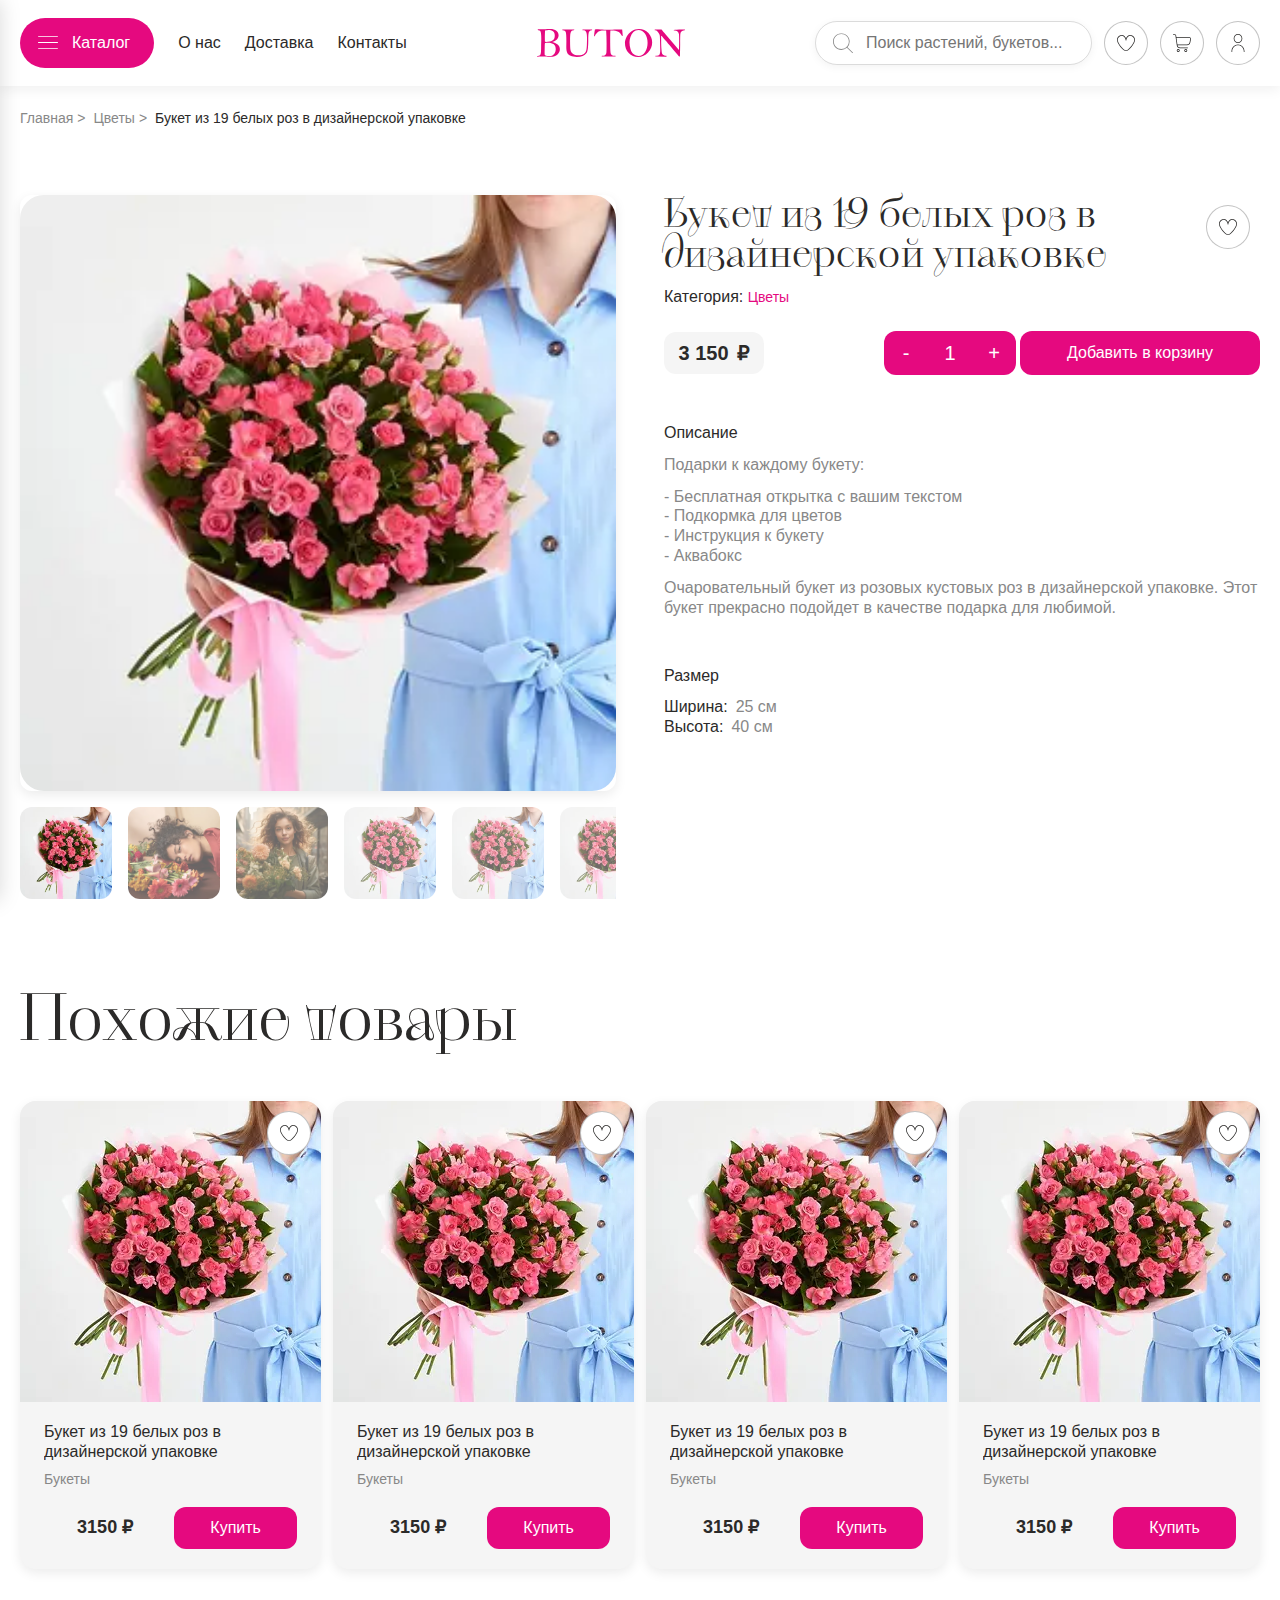
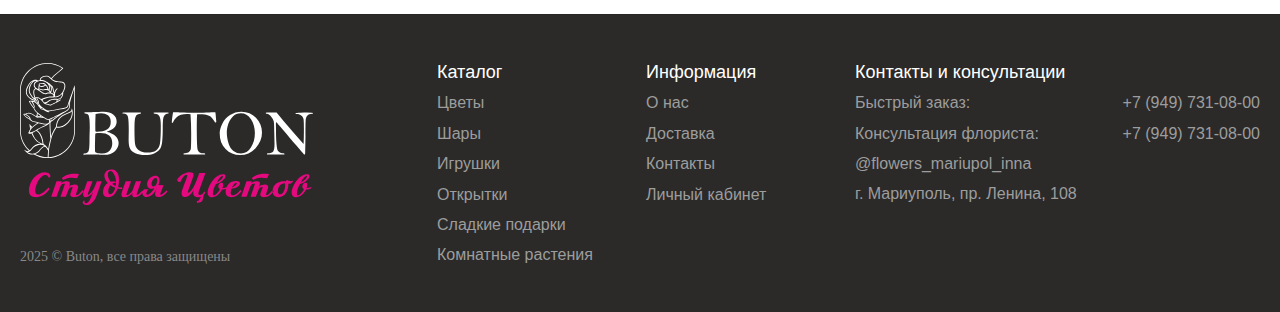
<file: catalog/product.html>
<!DOCTYPE html>
<html lang="ru">
<head>
	<meta charset="UTF-8">
	<meta name="viewport" content="width=device-width, initial-scale=1.0">
	<title>Каталог</title>
	<link rel="stylesheet" href="./../css/style.css?_v=20251028100932">
	<link rel="stylesheet" href="./../assets/swiper-bundle.min.css?_v=20251028100932">

</head>
<body id="product">
	<div style="display: none;">
		<svg xmlns="http://www.w3.org/2000/svg" xmlns:xlink="http://www.w3.org/1999/xlink"><symbol viewBox="0 0 22 12" id="arrow_1" xmlns="http://www.w3.org/2000/svg"><path d="M1 1l8.872 8.607a2 2 0 002.83-.044L21 1" stroke="#E5097F" stroke-width="2" stroke-linecap="round" fill="none"/></symbol><symbol viewBox="0 0 22 12" id="arrow_2" xmlns="http://www.w3.org/2000/svg"><path d="M1 1l8.872 8.607a2 2 0 002.83-.044L21 1" stroke="#2b2a29" stroke-width="2" stroke-linecap="round" fill="none"/></symbol><symbol viewBox="0 0 22 12" id="arrow_2_white" xmlns="http://www.w3.org/2000/svg"><path d="M1 1l8.872 8.607a2 2 0 002.83-.044L21 1" stroke="#fff" stroke-width="2" stroke-linecap="round" fill="none"/></symbol><symbol viewBox="0 0 20 14" id="burger" xmlns="http://www.w3.org/2000/svg"><path d="M20 7a.412.412 0 01-.417.406H.417A.412.412 0 010 7c0-.224.187-.406.417-.406h19.166c.23 0 .417.182.417.406zM.417 1.312h19.166c.23 0 .417-.181.417-.406A.412.412 0 0019.583.5H.417A.412.412 0 000 .906c0 .225.187.406.417.406zm19.166 11.376H.417a.412.412 0 00-.417.406c0 .224.187.406.417.406h19.166c.23 0 .417-.182.417-.406a.412.412 0 00-.417-.406z"/></symbol><symbol viewBox="0 0 18 18" id="cart" xmlns="http://www.w3.org/2000/svg"><path d="M17.575 3.686A1.868 1.868 0 0016.125 3H3.367l-.192-1.382A1.882 1.882 0 001.319 0H.375a.375.375 0 000 .75h.944c.559 0 1.038.417 1.114.97l1.336 9.62a3.39 3.39 0 003.343 2.91h7.513a.375.375 0 000-.75H7.112a2.636 2.636 0 01-2.597-2.25h9.48a3.383 3.383 0 003.31-2.713l.658-3.295a1.868 1.868 0 00-.389-1.556zm-.347 1.41L16.57 8.39a2.632 2.632 0 01-2.574 2.11H4.41l-.937-6.75h12.652a1.125 1.125 0 011.104 1.346zM5.25 15c-.827 0-1.5.673-1.5 1.5s.673 1.5 1.5 1.5 1.5-.673 1.5-1.5-.673-1.5-1.5-1.5zm0 2.25a.75.75 0 11.002-1.502.75.75 0 01-.002 1.502zm7.5-2.25c-.827 0-1.5.673-1.5 1.5s.673 1.5 1.5 1.5 1.5-.673 1.5-1.5-.673-1.5-1.5-1.5zm0 2.25a.75.75 0 11.002-1.502.75.75 0 01-.002 1.502z"/></symbol><symbol fill="none" viewBox="0 0 18 20" id="delete" xmlns="http://www.w3.org/2000/svg"><path d="M12.152 9.045l-2.574 2.622 2.575 2.621c.159.163.159.427 0 .59a.404.404 0 01-.58 0L9 12.255l-2.574 2.621a.404.404 0 01-.58 0 .422.422 0 010-.589l2.575-2.621-2.574-2.622a.422.422 0 010-.59.404.404 0 01.578 0l2.574 2.623 2.574-2.622a.404.404 0 01.579 0c.16.162.16.427 0 .589h.002zM18 3.75c0 .23-.183.417-.409.417h-1.227c0 .012 0 .025-.002.038l-1.12 12.39C15.063 18.534 13.487 20 11.573 20H6.442c-1.912 0-3.488-1.462-3.665-3.4L1.638 4.206l-.002-.04H.41A.413.413 0 010 3.75c0-.23.183-.417.41-.417h4.113C4.727 1.461 6.29 0 8.182 0h1.636c1.892 0 3.455 1.46 3.66 3.333h4.113c.226 0 .408.187.408.417zM5.347 3.333h7.304c-.198-1.411-1.394-2.5-2.834-2.5H8.181c-1.44 0-2.635 1.089-2.834 2.5zm10.196.834H2.455L3.59 16.522c.138 1.508 1.364 2.645 2.85 2.645h5.132c1.49 0 2.715-1.139 2.852-2.65l1.117-12.35h.002z" fill="currentColor"/></symbol><symbol viewBox="0 0 18 16" id="favorit" xmlns="http://www.w3.org/2000/svg"><path d="M15.713.751c-1.411-.908-2.954-.995-4.345-.247-1.07.578-1.912 1.584-2.368 2.75-.455-1.166-1.297-2.172-2.369-2.75C5.241-.244 3.7-.157 2.288.751c-1.44.927-2.316 2.46-2.287 4 .064 3.393 3.604 7.816 6.867 10.49C7.486 15.746 8.242 16 9 16c.757 0 1.514-.253 2.132-.76C14.395 12.567 17.935 8.143 18 4.75c.03-1.54-.846-3.072-2.286-3.999zm-5.058 13.916a2.62 2.62 0 01-3.31 0C4.212 12.098.811 7.895.751 4.737c-.024-1.285.721-2.573 1.946-3.361C3.345.958 4.024.749 4.694.749c.54 0 1.073.136 1.58.41C7.66 1.904 8.626 3.57 8.626 5.21c0 .205.168.372.375.372a.374.374 0 00.375-.372c0-1.64.967-3.306 2.351-4.053 1.137-.611 2.407-.535 3.578.218 1.224.788 1.969 2.076 1.945 3.361-.06 3.158-3.461 7.361-6.595 9.93z"/></symbol><symbol viewBox="0 0 16 18" id="lock" xmlns="http://www.w3.org/2000/svg"><path d="M13.25 6.207V5.25A5.256 5.256 0 008 0a5.256 5.256 0 00-5.25 5.25v.957A3.37 3.37 0 00.5 9.375v5.25A3.38 3.38 0 003.875 18h8.25a3.38 3.38 0 003.375-3.375v-5.25a3.37 3.37 0 00-2.25-3.168zM3.5 5.25C3.5 2.768 5.518.75 8 .75s4.5 2.018 4.5 4.5v.788c-.124-.014-.247-.038-.375-.038h-8.25c-.128 0-.25.024-.375.038V5.25zm11.25 9.375a2.628 2.628 0 01-2.625 2.625h-8.25a2.628 2.628 0 01-2.625-2.625v-5.25A2.628 2.628 0 013.875 6.75h8.25a2.628 2.628 0 012.625 2.625v5.25zm-6.375-3.75v2.25a.375.375 0 01-.75 0v-2.25a.375.375 0 01.75 0z" fill="currentColor"/></symbol><symbol viewBox="0 0 148 28" id="logo" xmlns="http://www.w3.org/2000/svg"><path d="M15.181 12.938c2.567.68 4.49 1.629 5.77 2.853 1.28 1.219 1.916 2.706 1.916 4.455 0 1.877-.792 3.604-2.383 5.19-1.59 1.594-3.924 2.394-7.007 2.394-.58 0-1.506-.043-2.779-.135-.813-.049-1.258-.077-1.329-.077-4.257 0-7.127.042-8.62.127-.501 0-.749-.134-.749-.396 0-.135.071-.234.22-.284.14-.056.678-.17 1.612-.332.551-.1.99-.333 1.308-.701.318-.376.558-1.133.728-2.28.162-1.148.248-2.855.248-5.113 0-2.238.028-4.044.084-5.418.057-1.367.078-2.422.078-3.151 0-2.28-.085-4.107-.255-5.488C3.847 3.2 3.6 2.322 3.281 1.94c-.318-.375-.969-.644-1.959-.793-.402-.056-.6-.212-.6-.46 0-.262.198-.39.6-.39L5.098.34c1.23 0 2.39-.028 3.465-.078 2.425-.12 3.988-.177 4.688-.177 2.56 0 4.596.56 6.102 1.678 1.492 1.12 2.242 2.642 2.242 4.575 0 1.515-.488 2.818-1.471 3.909-.983 1.09-2.63 1.99-4.943 2.69zM8.04 1.558c-.127 3.017-.191 5.467-.191 7.343l.021 3.067c0 .41.057.672.177.786.12.106.438.162.968.162 2.645 0 4.766-.48 6.364-1.437 1.598-.963 2.397-2.57 2.397-4.83 0-1.919-.594-3.349-1.781-4.298C14.807 1.409 13.329.935 11.56.935c-1.025 0-2.206.205-3.521.623zm.014 12.357c-.191.347-.29.949-.29 1.813l-.141 6.458c0 2.28.056 3.548.17 3.817.12.262.522.482 1.202.666.685.177 1.767.269 3.245.269 1.315 0 2.383-.184 3.203-.552.827-.369 1.584-1.098 2.27-2.182.693-1.083 1.04-2.379 1.04-3.894 0-2.252-.658-3.902-1.98-4.957-1.323-1.056-3.275-1.587-5.855-1.587-.87 0-1.825.05-2.864.149zM26.092.468h10.373c.594 0 .89.127.89.375s-.219.39-.664.432c-.983.099-1.711.368-2.185.807-.474.446-.827 1.225-1.075 2.344-.24 1.119-.36 3.52-.36 7.195 0 4.411.127 7.463.381 9.163.262 1.7 1.061 3.052 2.412 4.058 1.35.998 3.188 1.501 5.515 1.501 2.44 0 4.292-.46 5.565-1.388 1.273-.928 2.1-2.301 2.481-4.128.382-1.82.573-5.786.573-11.883 0-3.137-.325-5.19-.976-6.168-.65-.97-1.612-1.459-2.885-1.459-.509 0-.763-.149-.763-.439 0-.276.34-.41 1.011-.41h8.23c.375 0 .559.134.559.41 0 .198-.148.312-.453.354-1.032.156-1.788.489-2.276.999-.481.51-.8 1.437-.948 2.783-.148 1.338-.226 3.307-.226 5.913 0 3.25-.12 6.005-.36 8.278-.248 2.266-.764 3.959-1.57 5.07-.8 1.112-2.008 2.012-3.614 2.698-1.612.687-3.592 1.027-5.94 1.027-2.41 0-4.454-.382-6.15-1.154-1.69-.765-2.836-1.785-3.437-3.052-.601-1.268-.905-3.159-.905-5.68l.084-5.75c0-5.113-.219-8.236-.65-9.375-.438-1.14-1.372-1.728-2.807-1.757-.467 0-.7-.113-.7-.34 0-.283.29-.424.87-.424zm43.054 1.104a99.394 99.394 0 00-2.284-.042c-2.99 0-5.154.623-6.498 1.862-1.343 1.246-2.128 2.344-2.347 3.314-.064.347-.248.517-.538.517-.134 0-.261-.064-.382-.19.071-1.644.34-3.86.807-6.65A40.866 40.866 0 0159.169.34c1.075 0 2.517.057 4.328.17 1.944.113 4.928.17 8.944.17 4.116 0 6.795-.05 8.04-.142 1.131-.106 2.687-.156 4.66-.156.162.992.275 2.033.325 3.11.085 1.224.17 2.088.247 2.584.014.113.021.227.021.354 0 .333-.14.496-.431.496a.576.576 0 01-.438-.177c-.12-.12-.39-.51-.806-1.176-.722-1.126-1.471-1.976-2.249-2.556a6.135 6.135 0 00-2.602-1.112c-.961-.163-2.899-.276-5.82-.333-.14 2.09-.211 4.483-.211 7.167 0 8.894.19 14.134.565 15.728.382 1.593 1.733 2.386 4.059 2.386.566 0 .848.12.848.354 0 .276-.268.41-.805.41h-12.7c-.333 0-.495-.134-.495-.396s.325-.39.969-.39c1.089 0 1.973-.311 2.637-.927.672-.616 1.054-1.445 1.16-2.5.106-1.055.156-4.093.156-9.12 0-4.292-.142-8.527-.425-12.712zm18.78 12.293c0-1.87.566-3.923 1.697-6.153 1.131-2.238 2.786-4.08 4.964-5.53C96.757.728 99.21 0 101.948 0c3.825 0 6.986 1.367 9.474 4.107 2.497 2.741 3.741 5.87 3.741 9.383 0 3.74-1.379 7.089-4.144 10.056-2.757 2.967-6.08 4.454-9.962 4.454-3.713 0-6.831-1.303-9.348-3.902-2.524-2.599-3.783-6.012-3.783-10.233zm4.582-.68c0 2.267.347 4.582 1.04 6.962.692 2.38 1.781 4.107 3.26 5.177 1.484 1.076 3.068 1.614 4.758 1.614 2.729 0 4.914-1.331 6.554-3.987 1.641-2.655 2.461-5.729 2.461-9.22 0-3.385-.834-6.359-2.51-8.915-1.676-2.557-3.868-3.839-6.569-3.839-2.036 0-3.733.68-5.09 2.047-1.358 1.367-2.348 3.002-2.97 4.9-.623 1.898-.934 3.654-.934 5.262zM124.596.596c.827 1.119 2.269 2.86 4.313 5.212l6.639 7.705 6.385 7.385c.142-2.5.212-5.75.212-9.744 0-3.002-.063-5.006-.184-6.026-.127-1.013-.587-1.87-1.385-2.563-.799-.688-1.796-1.034-2.984-1.034-.559 0-.835-.12-.835-.354 0-.135.057-.241.177-.298.113-.064 1.046-.127 2.786-.19 1.74-.065 3.203-.093 4.391-.093l2.793.021h.452c.432 0 .644.12.644.361 0 .213-.184.34-.559.383-1.393.148-2.397.516-3.005 1.09-.615.574-.983 1.402-1.096 2.479-.12 1.083-.176 4.716-.176 10.898l-.205 10.962c0 .553-.135.829-.411.829a.659.659 0 01-.275-.085c-.121-.057-.736-.758-1.853-2.096a328.288 328.288 0 00-4.137-4.809 149.64 149.64 0 01-3.867-4.539c-2.065-2.507-3.359-4.043-3.903-4.624-2.001-2.132-3.182-3.498-3.543-4.107-.233-.418-.453-.623-.643-.623-.142 0-.212.269-.212.807l.042 3.222c0 4.086.113 7.35.333 9.793.219 2.437.452 3.867.692 4.292.241.418.658.843 1.259 1.274.601.432 1.237.645 1.909.645.912 0 1.365.162 1.365.495 0 .248-.255.376-.764.376l-9.949-.021c-.466 0-.7-.12-.7-.354 0-.277.227-.411.679-.411 1.697 0 2.829-.375 3.394-1.133.566-.758.849-2.365.849-4.823l-.156-7.3c-.035-4.3-.169-6.827-.403-7.592-.233-.765-.756-1.692-1.57-2.79-.813-1.098-1.739-1.72-2.771-1.855-.467-.057-.701-.192-.701-.397 0-.27.305-.41.906-.41l6.067.042z" fill="#E5097F"/></symbol><symbol viewBox="0 0 18 16" id="mail" xmlns="http://www.w3.org/2000/svg"><path d="M14.625.5H3.375A3.38 3.38 0 000 3.875v8.25A3.38 3.38 0 003.375 15.5h11.25A3.38 3.38 0 0018 12.125v-8.25A3.38 3.38 0 0014.625.5zm-11.25.75h11.25c.813 0 1.532.38 2.015.962l-5.769 5.77a2.641 2.641 0 01-1.873.768c-.685-.013-1.369-.27-1.868-.769L1.36 2.212a2.61 2.61 0 012.015-.962zM17.25 12.125a2.628 2.628 0 01-2.625 2.625H3.375A2.628 2.628 0 01.75 12.125v-8.25c0-.358.073-.698.203-1.01L6.6 8.511a3.349 3.349 0 002.383.989c.898 0 1.781-.35 2.42-.989l5.646-5.645c.13.31.203.651.203 1.009l-.001 8.25z" fill="currentColor"/></symbol><symbol viewBox="0 0 20 20" id="search" xmlns="http://www.w3.org/2000/svg"><path d="M19.878 19.288l-5.374-5.374a8.292 8.292 0 002.163-5.58C16.667 3.737 12.928 0 8.333 0S0 3.738 0 8.333c0 4.595 3.738 8.334 8.333 8.334a8.283 8.283 0 005.58-2.164l5.375 5.375a.417.417 0 10.59-.59zM.833 8.333c0-4.135 3.365-7.5 7.5-7.5s7.5 3.365 7.5 7.5-3.364 7.5-7.5 7.5-7.5-3.365-7.5-7.5z"/></symbol><symbol viewBox="0 0 14 18" id="user" xmlns="http://www.w3.org/2000/svg"><path d="M7 9c2.39 0 4.333-2.018 4.333-4.5S9.39 0 7 0 2.667 2.018 2.667 4.5 4.61 9 7 9zM7 .75c1.991 0 3.611 1.682 3.611 3.75S8.991 8.25 7 8.25 3.389 6.568 3.389 4.5 5.009.75 7 .75zm6.5 16.5v.375a.368.368 0 01-.361.375.368.368 0 01-.361-.375v-.375c0-3.308-2.592-6-5.778-6-3.186 0-5.778 2.692-5.778 6v.375a.368.368 0 01-.36.375.368.368 0 01-.362-.375v-.375c0-3.722 2.916-6.75 6.5-6.75s6.5 3.028 6.5 6.75z"/></symbol></svg>
	</div>
	<div class="wrapper">
		<header class="header">
	<div class="container">
		<div class="header__inner">
			<!-- Меню -->
			<nav class="header__nav">
				<ul class="nav-list">
					<li>
						<a href="./" class="nav-link btn-link">
							<svg class="btn-link__icon icon">
								<use href="#burger"></use>
							</svg>
							<span class="btn-link__content">Каталог</span>
					</a>
				</li>
					<li><a href="./../about.html" class="nav-link">О нас</a></li>
					<li><a href="./../#delivery" class="nav-link">Доставка</a></li>
					<li><a href="./../contacts.html" class="nav-link">Контакты</a></li>
				</ul>
			</nav>

			<!-- Логотип -->
			<a href="./../" class="header__logo">
				<svg class="logo__icon icon">
					<use href="#logo"></use>
				</svg>
			</a>
			<div class="header__icons">
				<form class="header__search">
					<input type="text" placeholder="Поиск растений, букетов..." class="search-input">
					<button title="Найти" type="submit" class="search-submit">
						<svg>
							<use href="#search"></use>
						</svg>
					</button>
				</form>
				<a
	href="./../favorite.html"
	title="Добавить в избранное"
	class="button circle "
>
	<span class="button__icon">
		<svg>
			<use class="icon" href="#favorit"></use>
		</svg>
	</span>
</a>
				<a
	href="./../cart.html"
	title="Перейти в корзину"
	class="button circle "
>
	<span class="button__icon">
		<svg>
			<use class="icon" href="#cart"></use>
		</svg>
	</span>
</a>
				<button
	type="button"
	title="Личный кабинет"
	class="button circle "
>
	<span class="button__icon">
		<svg>
			<use class="icon" href="#user"></use>
		</svg>
	</span>
</button>
			</div>
		</div>
		<div class="header__mob">
			<a href="./../" class="header__logo header__logo--mob">
				<svg class="logo__icon icon">
					<use href="#logo"></use>
				</svg>
			</a>
			<form class="header__search">
				<input type="text" placeholder="Поиск растений, букетов..." class="search-input">
				<button title="Найти" type="submit" class="search-submit">
					<svg>
						<use href="#search"></use>
					</svg>
				</button>
			</form>
			<button type="button" title="меню" class="button circle colored header__mob-btn menu-toggle"
				aria-label="Открыть меню">
				<span class="button__icon">
					<svg>
						<use class="icon" href="#burger"></use>
					</svg>
				</span>
			</button>
		</div>
	</div>
</header>
		<main class="main">
			<div class="container">
				<div class="breadcrumbs">
					<ol itemscope itemtype="https://schema.org/BreadcrumbList">
						<li itemprop="itemListElement" itemscope itemtype="https://schema.org/ListItem">
							<a itemprop="item" href="./../">
								<span itemprop="name">Главная</span></a>
							<meta itemprop="position" content="1" />
						</li>
						<li itemprop="itemListElement" itemscope itemtype="https://schema.org/ListItem">
							<a itemprop="item" href="./">
								<span itemprop="name">Цветы</span></a>
							<meta itemprop="position" content="2" />
						</li>
						<li itemprop="itemListElement" itemscope itemtype="https://schema.org/ListItem">
							<a itemprop="item" href="./product.html">
								<span itemprop="name">Букет из 19 белых роз в дизайнерской упаковке</span></a>
							<meta itemprop="position" content="3" />
						</li>
					</ol>
				</div>
			</div>
			<section class="section section-product">
				<div class="container">
					<div class="section-product__wrapper">
						<div class="section-product__slider">
							<!-- Основной слайдер -->
							<div class="product-slider-main swiper">
								<div class="swiper-wrapper">
									<div class="swiper-slide">
										<picture><source srcset="./../img/card_img.webp" type="image/webp"><img src="./../img/card_img.png" alt="Изображение товара"></picture>
									</div>
									<div class="swiper-slide">
										<picture><source srcset="./../img/img_1.webp" type="image/webp"><img src="./../img/img_1.png" alt="Изображение товара"></picture>
									</div>
									<div class="swiper-slide">
										<picture><source srcset="./../img/img_2.webp" type="image/webp"><img src="./../img/img_2.png" alt="Изображение товара"></picture>
									</div>
									<div class="swiper-slide">
										<picture><source srcset="./../img/card_img.webp" type="image/webp"><img src="./../img/card_img.png" alt="Изображение товара"></picture>
									</div>
									<div class="swiper-slide">
										<picture><source srcset="./../img/card_img.webp" type="image/webp"><img src="./../img/card_img.png" alt="Изображение товара"></picture>
									</div>
									<div class="swiper-slide">
										<picture><source srcset="./../img/card_img.webp" type="image/webp"><img src="./../img/card_img.png" alt="Изображение товара"></picture>
									</div>
									<div class="swiper-slide">
										<picture><source srcset="./../img/img_1.webp" type="image/webp"><img src="./../img/img_1.png" alt="Изображение товара"></picture>
									</div>
									<div class="swiper-slide">
										<picture><source srcset="./../img/img_2.webp" type="image/webp"><img src="./../img/img_2.png" alt="Изображение товара"></picture>
									</div>
								</div>
							</div>
						
							<!-- Миниатюры -->
							<div class="product-slider-thumbs swiper">
								<div class="swiper-wrapper">
									<div class="swiper-slide">
										<picture><source srcset="./../img/card_img.webp" type="image/webp"><img src="./../img/card_img.png" alt="Превью"></picture>
									</div>
									<div class="swiper-slide">
										<picture><source srcset="./../img/img_1.webp" type="image/webp"><img src="./../img/img_1.png" alt="Превью"></picture>
									</div>
									<div class="swiper-slide">
										<picture><source srcset="./../img/img_2.webp" type="image/webp"><img src="./../img/img_2.png" alt="Превью"></picture>
									</div>
									<div class="swiper-slide">
										<picture><source srcset="./../img/card_img.webp" type="image/webp"><img src="./../img/card_img.png" alt="Превью"></picture>
									</div>
									<div class="swiper-slide">
										<picture><source srcset="./../img/card_img.webp" type="image/webp"><img src="./../img/card_img.png" alt="Превью"></picture>
									</div>
									<div class="swiper-slide">
										<picture><source srcset="./../img/card_img.webp" type="image/webp"><img src="./../img/card_img.png" alt="Превью"></picture>
									</div>
									<div class="swiper-slide">
										<picture><source srcset="./../img/img_1.webp" type="image/webp"><img src="./../img/img_1.png" alt="Превью"></picture>
									</div>
									<div class="swiper-slide">
										<picture><source srcset="./../img/img_2.webp" type="image/webp"><img src="./../img/img_2.png" alt="Превью"></picture>
									</div>
								</div>
							</div>
						</div>
						<div class="section-product__product-content product-content">
							<div class="product-content__header">
								<div class="product-content__heading">
									<h1 class="product-content__title">Букет из 19 белых роз в дизайнерской упаковке</h1>
									<div class="product-content__favor-btn">
										<button
	type="button"
	title="Добавить в избранное"
	class="button circle product-card__heart-btn"
>
	<span class="button__icon">
		<svg>
			<use class="icon" href="#favorit"></use>
		</svg>
	</span>
</button>
									</div>
								</div>
								<div class="product-content__category">
									<span>Категория:</span>
									<a href="./">Цветы</a>
								</div>
								<div class="product-content__actions">
									<div class="product-content__actions_btns">
										<div class="product-content__price">
	<span id="price">3 150</span>
</div>
										<div class="product-content__counter counter">
	<span class="counter__btn counter__btn--minus">-</span>
	<span class="counter__value" id="count">1</span>
	<span class="counter__btn counter__btn--plus">+</span>
</div>
									</div>
									<button
	type="button"
	title="Добавить в корзину"
	class="button product-content__cart-btn"
>
	<span class="button__content">
		Добавить в корзину
	</span>
</button>
								</div>
								
							</div>
							<div class="product-content__body">
								<p class="product-content__subtitle">Описание</p>
								<p class="product-content__body-text">
									Подарки к каждому букету:
								</p>
								<ul class="product-content__body_list">
									<li>
										- Бесплатная открытка с вашим текстом
									</li>
									<li>
										- Подкормка для цветов
									</li>
									<li>
										- Инструкция к букету
									</li>
									<li>
										- Аквабокс
									</li>
								</ul>
								<p class="product-content__body-text">
									Очаровательный букет из розовых кустовых роз в дизайнерской упаковке. Этот букет прекрасно подойдет в
									качестве подарка для любимой.
								</p>
							</div>
							<div class="product-content__footer">
								<p class="product-content__subtitle">Размер</p>
								<dl class="product-content__footer-content">
									<dt>Ширина:</dt>
									<dd>25 см</dd>
									<dt>Высота:</dt>
									<dd>40 см</dd>
								</dl>
							</div>
						</div>
					</div>
				</div>
			</section>
			<section class="section section-catalog">
				<div class="container">
					<h2 class="section__title">Похожие товары</h2>
					<div class="products-grid products-grid--no-sidebar">
						<div class="product-card">
	<div class="product-card__image-wrapper">
		<picture><source srcset="./../img/card_img.webp" type="image/webp"><img src="./../img/card_img.png" alt="" class="product-card__image"></picture>
		<button
	type="button"
	title="Добавить в избранное"
	class="button circle product-card__heart-btn"
>
	<span class="button__icon">
		<svg>
			<use class="icon" href="#favorit"></use>
		</svg>
	</span>
</button>
	</div>
	<div class="product-card__content">
		<div class="product-card__body">
			<a href="/catalog/product.html" class="product-card__text">Букет из 19 белых роз в дизайнерской упаковке</a>
			<a href="./" class="product-card__category">Букеты</a>
		</div>
		<div class="product-card__footer">
			<span class="product-card__price">3150 ₽</span>
			<button
	type="button"
	title="Добавить в корзину"
	class="button product-card__cart-btn"
>
	<span class="button__content">
		Купить
	</span>
</button>
		</div>
	</div>
</div>
						<div class="product-card">
	<div class="product-card__image-wrapper">
		<picture><source srcset="./../img/card_img.webp" type="image/webp"><img src="./../img/card_img.png" alt="" class="product-card__image"></picture>
		<button
	type="button"
	title="Добавить в избранное"
	class="button circle product-card__heart-btn"
>
	<span class="button__icon">
		<svg>
			<use class="icon" href="#favorit"></use>
		</svg>
	</span>
</button>
	</div>
	<div class="product-card__content">
		<div class="product-card__body">
			<a href="/catalog/product.html" class="product-card__text">Букет из 19 белых роз в дизайнерской упаковке</a>
			<a href="./" class="product-card__category">Букеты</a>
		</div>
		<div class="product-card__footer">
			<span class="product-card__price">3150 ₽</span>
			<button
	type="button"
	title="Добавить в корзину"
	class="button product-card__cart-btn"
>
	<span class="button__content">
		Купить
	</span>
</button>
		</div>
	</div>
</div>
						<div class="product-card">
	<div class="product-card__image-wrapper">
		<picture><source srcset="./../img/card_img.webp" type="image/webp"><img src="./../img/card_img.png" alt="" class="product-card__image"></picture>
		<button
	type="button"
	title="Добавить в избранное"
	class="button circle product-card__heart-btn"
>
	<span class="button__icon">
		<svg>
			<use class="icon" href="#favorit"></use>
		</svg>
	</span>
</button>
	</div>
	<div class="product-card__content">
		<div class="product-card__body">
			<a href="/catalog/product.html" class="product-card__text">Букет из 19 белых роз в дизайнерской упаковке</a>
			<a href="./" class="product-card__category">Букеты</a>
		</div>
		<div class="product-card__footer">
			<span class="product-card__price">3150 ₽</span>
			<button
	type="button"
	title="Добавить в корзину"
	class="button product-card__cart-btn"
>
	<span class="button__content">
		Купить
	</span>
</button>
		</div>
	</div>
</div>
						<div class="product-card">
	<div class="product-card__image-wrapper">
		<picture><source srcset="./../img/card_img.webp" type="image/webp"><img src="./../img/card_img.png" alt="" class="product-card__image"></picture>
		<button
	type="button"
	title="Добавить в избранное"
	class="button circle product-card__heart-btn"
>
	<span class="button__icon">
		<svg>
			<use class="icon" href="#favorit"></use>
		</svg>
	</span>
</button>
	</div>
	<div class="product-card__content">
		<div class="product-card__body">
			<a href="/catalog/product.html" class="product-card__text">Букет из 19 белых роз в дизайнерской упаковке</a>
			<a href="./" class="product-card__category">Букеты</a>
		</div>
		<div class="product-card__footer">
			<span class="product-card__price">3150 ₽</span>
			<button
	type="button"
	title="Добавить в корзину"
	class="button product-card__cart-btn"
>
	<span class="button__content">
		Купить
	</span>
</button>
		</div>
	</div>
</div>
					</div>
			</section>
		</main>
		<!-- html/footer.html -->
<footer class="footer">
	<div class="container">
		<div class="footer__inner">

			<!-- Логотип и копирайт -->
			<div class="footer__brand">
				<a href="./../" class="footer__logo">
					<img src="./../img/logo_full.svg" alt="Магазин цветов и подарков">
				</a>
				<p class="footer__copyright">2025 © Buton, все права защищены</p>
			</div>

			<!-- Меню -->
			<nav class="footer__nav">
				<div class="nav-column">
					<h4>Каталог</h4>
					<ul>
						<li><a href="./">Цветы</a></li>
						<li><a href="./">Шары</a></li>
						<li><a href="./">Игрушки</a></li>
						<li><a href="./">Открытки</a></li>
						<li><a href="./">Сладкие подарки</a></li>
						<li><a href="./">Комнатные растения</a></li>
					</ul>
				</div>

				<div class="nav-column">
					<h4>Информация</h4>
					<ul>
						<li><a href="./../about.html">О нас</a></li>
						<li><a href="./../#delivery">Доставка</a></li>
						<li><a href="./../contacts.html">Контакты</a></li>
						<li><a href="#">Личный кабинет</a></li>
					</ul>
				</div>

				<div class="nav-column">
					<h4>Контакты и консультации</h4>
					<ul>
						<li>Быстрый заказ: <a href="tel:+79497310800">+7 (949) 731-08-00</a></li>
						<li>Консультация флориста: <a href="tel:+79497310800">+7 (949) 731-08-00</a></li>
						<li><a href="mailto:@flowers_mariupol_inna">@flowers_mariupol_inna</a></li>
						<li>г. Мариуполь, пр. Ленина, 108</li>
					</ul>
				</div>
			</nav>

		</div>
	</div>
</footer>

		<!-- Мобильное меню -->
<aside class="mobile-menu" aria-hidden="true" tabindex="-1">
	<div class="mobile-menu__backdrop"></div>
	<div class="mobile-menu__accent"></div>
	<div class="mobile-menu__panel">
		<div class="mobile-menu__header">
			<button class="mobile-menu__close">
				<svg width="18" height="18" viewBox="0 0 18 18" fill="none" xmlns="http://www.w3.org/2000/svg">
					<path d="M16.7929 0.500046L0.500047 16.7929M0.5 0.5L16.7929 16.7929" stroke="#2B2A29" stroke-linecap="round" />
				</svg>
			</button>
		</div>
		<div class="mobile-menu__body">
			<div class="accordion mobile-menu__accordion">
				<div class="accordion-item active">
					<button class="accordion-header" type="button">
						Каталог
						<svg class="accordion-icon">
							<use href="#arrow_2"></use>
						</svg>
					</button>
					<div class="accordion-body">
						<ul>
							<li>
								<a href="#">Цветы</a>
							</li>
							<li>
								<a href="#">Комнатные растения</a>
							</li>
							<li>
								<a href="#">Игрушки</a>
							</li>
							<li>
								<a href="#">Сладкие подарки</a>
							</li>
							<li>
								<a href="#">Открытки</a>
							</li>
						</ul>
					</div>
				</div>
			</div>
			<ul class="mobile-menu__body-list">
				<li>
					<a href="./../about.html">О нас</a>
				</li>
				<li>
					<a href="#">Доставка</a>
				</li>
				<li>
					<a href="./../contacts.html">Контакты</a>
				</li>
				<li>
					<a href="./../login.html">Вход</a>
				</li>
				<li>
					<a href="./../favorite.html">Избранное</a>
				</li>
				<li>
					<a href="./../cart.html">Корзина</a>
				</li>
			</ul>
		</div>
		<div class="mobile-menu__footer">
			<div class="mobile-menu__footer-title">
				Контакты и консультации
			</div>
			<ul class="mobile-menu__footer-list">
				<li>
					<a href="tel:+79497310800">+7 (949) 731-08-00</a>
				</li>
				<li>
					<a href="mailto:@flowers_mariupol_inna">@flowers_mariupol_inna</a>
				</li>
				<li>
					г. Мариуполь, пр. Ленина, 108
				</li>
			</ul>
		</div>
		
	</div>
</aside>
	</div>
	<script src="./../assets/swiper-bundle.min.js?_v=20251028100932"></script>
	<script src="./../js/app.js?_v=20251028100932"></script>
</body>
</html>
</file>
<file: css/style.css>
@charset "UTF-8";

/* Обнуление базовых стилей */

html,
body,
div,
span,
applet,
object,
iframe,
h1,
h2,
h3,
h4,
h5,
h6,
p,
blockquote,
pre,
a,
abbr,
acronym,
address,
big,
cite,
code,
del,
dfn,
em,
img,
ins,
kbd,
q,
s,
samp,
small,
strike,
strong,
sub,
sup,
tt,
var,
b,
u,
i,
center,
dl,
dt,
dd,
ol,
ul,
li,
fieldset,
form,
label,
legend,
table,
caption,
tbody,
tfoot,
thead,
tr,
th,
td,
article,
aside,
canvas,
details,
embed,
figure,
figcaption,
footer,
header,
hgroup,
menu,
nav,
output,
ruby,
section,
summary,
time,
mark,
audio,
video {
  margin: 0;
  padding: 0;
  border: 0;
  font-size: 100%;
  font: inherit;
  vertical-align: baseline;
}

/* HTML5 display-role reset для старых браузеров */

article,
aside,
details,
figcaption,
figure,
footer,
header,
hgroup,
menu,
nav,
section {
  display: block;
}

/* Базовые глобальные стили */

html {
  -webkit-box-sizing: border-box;
          box-sizing: border-box;
  -ms-text-size-adjust: 100%;
  -webkit-text-size-adjust: 100%;
}

*,
*::before,
*::after {
  -webkit-box-sizing: inherit;
          box-sizing: inherit;
}

body {
  line-height: 1;
}

ol,
ul {
  list-style: none;
}

blockquote,
q {
  quotes: none;
}

blockquote::before,
blockquote::after,
q::before,
q::after {
  content: none;
}

table {
  border-collapse: collapse;
  border-spacing: 0;
  width: 100%;
}

th,
td {
  text-align: left;
  padding: 0;
}

/* Сброс стилей для форм */

button,
input,
optgroup,
select,
textarea {
  margin: 0;
  padding: 0;
  border: 0;
  font-family: inherit;
  font-size: 100%;
  line-height: 1.15;
  background: transparent;
  vertical-align: baseline;
}

button,
input {
  overflow: visible;
}

button,
select {
  text-transform: none;
}

/* Убираем стандартное оформление кнопок */

button,
[type=button],
[type=reset],
[type=submit] {
  -webkit-appearance: none;
  -moz-appearance: none;
       appearance: none;
  cursor: pointer;
}

/* Фокус в Firefox */

button::-moz-focus-inner,
[type=button]::-moz-focus-inner,
[type=reset]::-moz-focus-inner,
[type=submit]::-moz-focus-inner {
  border: 0;
  padding: 0;
}

/* Визуальная подсказка фокуса — будет заменена кастомной */

button:-moz-focusring,
[type=button]:-moz-focusring,
[type=reset]:-moz-focusring,
[type=submit]:-moz-focusring {
  outline: 1px dotted ButtonText;
}

/* Сброс ссылок */

a {
  text-decoration: none;
  color: inherit;
  background: transparent;
  cursor: pointer;
}

a:hover,
a:active,
a:focus {
  outline: none;
}

/* Изображения */

img {
  display: block;
  max-width: 100%;
  height: auto;
  border: 0;
  vertical-align: middle;
}

/* Аудио/Видео/Canvas */

audio,
canvas,
video {
  display: inline-block;
}

/* Скрытие элементов */

[hidden] {
  display: none;
}

/* Глобальное отключение outline — будем управлять вручную */

*:focus {
  outline: none;
}

/* Текстовые поля */

textarea {
  resize: vertical;
  overflow: auto;
  -webkit-appearance: none;
  -moz-appearance: none;
       appearance: none;
}

/* Убираем спиннеры у input[type=number] */

input[type=number]::-webkit-inner-spin-button,
input[type=number]::-webkit-outer-spin-button {
  -webkit-appearance: none;
  margin: 0;
}

input[type=number] {
  -moz-appearance: textfield;
  /* Для Firefox */
  -webkit-appearance: textfield;
          appearance: textfield;
}

/* Убираем иконку очистки в input[type=search] */

input[type=search]::-webkit-search-cancel-button,
input[type=search]::-webkit-search-decoration {
  -webkit-appearance: none;
  appearance: none;
}

@font-face {
  font-family: "InterTight";
  font-display: swap;
  src: url("../fonts/InterTight-Medium.woff2") format("woff2"), url("../fonts/InterTight-Medium.woff") format("woff");
  font-weight: 500;
  font-style: normal;
}

@font-face {
  font-family: "InterTight";
  font-display: swap;
  src: url("../fonts/InterTight-MediumItalic.woff2") format("woff2"), url("../fonts/InterTight-MediumItalic.woff") format("woff");
  font-weight: 500;
  font-style: italic;
}

@font-face {
  font-family: "InterTight";
  font-display: swap;
  src: url("../fonts/InterTight-Regular.woff2") format("woff2"), url("../fonts/InterTight-Regular.woff") format("woff");
  font-weight: 400;
  font-style: normal;
}

@font-face {
  font-family: "InterTight";
  font-display: swap;
  src: url("../fonts/InterTight-SemiBold.woff2") format("woff2"), url("../fonts/InterTight-SemiBold.woff") format("woff");
  font-weight: 600;
  font-style: normal;
}

@font-face {
  font-family: "Inter_18pt";
  font-display: swap;
  src: url("../fonts/Inter_18pt-Regular.woff2") format("woff2"), url("../fonts/Inter_18pt-Regular.woff") format("woff");
  font-weight: 400;
  font-style: normal;
}

@font-face {
  font-family: "kudry_weird";
  font-display: swap;
  src: url("../fonts/kudry_weird-headline.woff2") format("woff2"), url("../fonts/kudry_weird-headline.woff") format("woff");
  font-weight: 400;
  font-style: normal;
}

@font-face {
  font-family: "Inter_18pt";
  font-display: swap;
  src: url("../fonts/Inter_18pt-SemiBold.woff2") format("woff2"), url("../fonts/Inter_18pt-SemiBold.woff") format("woff");
  font-weight: 600;
  font-style: normal;
}

:root {
  --white: #fff;
  --main: #e5097f;
  --bgmain: #df087b;
  --bgextra: #f5f5f5;
  --extra: #2b2a29;
  --textmain: #2b2a29;
  --textextra: #888;
  --font-family: "Inter", sans-serif;
  --second-family: "Inter Tight", sans-serif;
  --third-family: "kudry_weird", sans-serif;
}

.button {
  display: -webkit-box;
  display: -ms-flexbox;
  display: flex;
  -webkit-box-align: center;
      -ms-flex-align: center;
          align-items: center;
  -webkit-box-pack: center;
      -ms-flex-pack: center;
          justify-content: center;
  width: 100%;
  background: var(--main);
  padding: 0.75rem 0.875rem;
  border-radius: 100px;
  font-family: var(--second-family);
  font-size: 0.875rem;
  font-weight: var(--fw-semibold);
  color: var(--white);
  position: relative;
  cursor: pointer;
  -webkit-transition: all 0.3s ease;
  transition: all 0.3s ease;
  overflow: hidden;
}

.button::after {
  content: "";
  position: absolute;
  width: 100%;
  height: 100%;
  border-radius: 100px;
  top: 50%;
  left: 50%;
  background: #d50a77;
  -webkit-transform: translate(-50%, -50%) scale(0);
      -ms-transform: translate(-50%, -50%) scale(0);
          transform: translate(-50%, -50%) scale(0);
  -webkit-transition: all 0.4s ease;
  transition: all 0.4s ease;
}

.button__content {
  font-family: inherit;
  font-size: inherit;
  font-weight: inherit;
  color: inherit;
  position: relative;
  z-index: 2;
}

.button.btn-light {
  background: var(--white);
  color: var(--extra);
}

.button.btn-light::after {
  background: #f5f5f5;
}

.button.btn-light:hover {
  color: var(--extra);
}

.button.colored {
  background-color: var(--main) !important;
}

.button.colored svg {
  color: var(--white);
}

.button.colored::after {
  background: var(--bgmain);
}

.button.circle {
  width: 2.5rem;
  height: 2.5rem;
  padding: 0;
  border-radius: 50%;
  background-color: var(--white);
  font-size: 1rem;
  color: var(--extra);
  border: 0.5px solid rgba(136, 136, 136, 0.5);
}

.button.circle::after {
  background-color: var(--main);
}

.button.circle.active {
  background-color: #d50a77;
  color: #f5f5f5;
  pointer-events: none;
}

.button__icon {
  width: 100%;
  height: 100%;
  display: -webkit-box;
  display: -ms-flexbox;
  display: flex;
  -webkit-box-align: center;
      -ms-flex-align: center;
          align-items: center;
  -webkit-box-pack: center;
      -ms-flex-pack: center;
          justify-content: center;
  color: inherit;
  position: relative;
  z-index: 2;
}

.button__icon svg {
  width: 1.125rem;
  height: 1.125rem;
}

.button.disabled {
  pointer-events: none;
  cursor: not-allowed;
  background-color: var(--white);
}

.button.disabled::after {
  background-color: var(--white);
}

.button.disabled .button__content {
  color: rgba(43, 42, 41, 0.5);
}

.button:hover {
  color: var(--white);
}

.button:hover::after {
  -webkit-transform: translate(-50%, -50%) scale(1);
      -ms-transform: translate(-50%, -50%) scale(1);
          transform: translate(-50%, -50%) scale(1);
}

.button:hover {
  -webkit-box-shadow: 3px 6px 15px rgba(0, 0, 0, 0.3);
          box-shadow: 3px 6px 15px rgba(0, 0, 0, 0.3);
}

.header {
  width: 100%;
  padding: 0.75rem 0;
  background: var(--white);
  text-align: center;
  -webkit-box-shadow: 0 4px 12px rgba(0, 0, 0, 0.06);
          box-shadow: 0 4px 12px rgba(0, 0, 0, 0.06);
}

.header__inner {
  display: none;
}

.header__nav {
  display: none;
}

.header__logo {
  width: 148px;
  height: 2.75rem;
  display: -webkit-box;
  display: -ms-flexbox;
  display: flex;
  -webkit-box-align: center;
      -ms-flex-align: center;
          align-items: center;
  -webkit-box-pack: center;
      -ms-flex-pack: center;
          justify-content: center;
  font-family: var(--third-family);
  font-size: var(--fz-h3);
  font-weight: var(--fw-bold);
  color: var(--main);
  text-decoration: none;
}

.header__search {
  height: 2.75rem;
  display: -webkit-box;
  display: -ms-flexbox;
  display: flex;
  -webkit-box-align: center;
      -ms-flex-align: center;
          align-items: center;
  background: white;
  border-radius: 100px;
  -webkit-box-shadow: 0 2px 8px rgba(0, 0, 0, 0.05);
          box-shadow: 0 2px 8px rgba(0, 0, 0, 0.05);
  position: relative;
}

.header__search input {
  width: 100%;
  height: 100%;
  border: 1px solid rgba(136, 136, 136, 0.3);
  border-radius: 24px;
  padding: 0px 1.125rem 0 3.125rem;
  font-size: 1rem;
  font-family: var(--font-family);
  font-size: 1rem;
  font-weight: 400;
  color: var(--extra);
  background: transparent;
}

.header__search .search-submit {
  position: absolute;
  top: 50%;
  left: 1.125rem;
  -webkit-transform: translate(0%, -40%);
      -ms-transform: translate(0%, -40%);
          transform: translate(0%, -40%);
  background: transparent;
  border: none;
  cursor: pointer;
  color: var(--textextra);
}

.header__search .search-submit svg {
  width: 1.1rem;
  height: 1.1rem;
  fill: currentColor;
}

.header__search .search-submit:hover {
  color: var(--main);
}

.nav-list {
  display: -webkit-box;
  display: -ms-flexbox;
  display: flex;
  -webkit-box-align: center;
      -ms-flex-align: center;
          align-items: center;
  list-style: none;
  gap: 1.5rem;
}

.nav-link {
  font-family: var(--font-family);
  font-size: 1rem;
  font-weight: 400;
  color: var(--extra);
  text-decoration: none;
  -webkit-transition: color 0.2s ease;
  transition: color 0.2s ease;
}

.nav-link:not(.btn-link):hover {
  color: var(--main);
}

.btn-link {
  padding: 1rem 1.5rem 1rem 1.125rem;
  display: -webkit-box;
  display: -ms-flexbox;
  display: flex;
  -webkit-box-align: center;
      -ms-flex-align: center;
          align-items: center;
  -webkit-box-pack: center;
      -ms-flex-pack: center;
          justify-content: center;
  gap: 0.875rem;
  background: var(--main);
  color: var(--white);
  border-radius: 100px;
  position: relative;
  cursor: pointer;
  -webkit-transition: all 0.3s ease;
  transition: all 0.3s ease;
  overflow: hidden;
}

.btn-link__icon {
  width: 20px;
  height: 15px;
  position: relative;
  z-index: 2;
}

.btn-link__content {
  position: relative;
  z-index: 2;
}

.btn-link::after {
  content: "";
  position: absolute;
  width: 100%;
  height: 100%;
  border-radius: 100px;
  top: 50%;
  left: 50%;
  background: #d50a77;
  -webkit-transform: translate(-50%, -50%) scale(0);
      -ms-transform: translate(-50%, -50%) scale(0);
          transform: translate(-50%, -50%) scale(0);
  -webkit-transition: all 0.4s ease;
  transition: all 0.4s ease;
}

.btn-link:hover .btn-link__content,
.btn-link:hover .btn-link__icon {
  color: var(--white);
}

.btn-link:hover::after {
  -webkit-transform: translate(-50%, -50%) scale(1);
      -ms-transform: translate(-50%, -50%) scale(1);
          transform: translate(-50%, -50%) scale(1);
}

.btn-link:hover {
  -webkit-box-shadow: 3px 6px 15px rgba(0, 0, 0, 0.3);
          box-shadow: 3px 6px 15px rgba(0, 0, 0, 0.3);
}

.header__icons {
  display: -webkit-box;
  display: -ms-flexbox;
  display: flex;
  -webkit-box-align: stretch;
      -ms-flex-align: stretch;
          align-items: stretch;
  gap: 0.75rem;
}

.icon-btn {
  width: 2.5rem;
  height: 2.5rem;
  display: -webkit-box;
  display: -ms-flexbox;
  display: flex;
  -webkit-box-align: center;
      -ms-flex-align: center;
          align-items: center;
  -webkit-box-pack: center;
      -ms-flex-pack: center;
          justify-content: center;
  background: white;
  border-radius: 50%;
  border: 1px solid rgba(136, 136, 136, 0.5);
  cursor: pointer;
  -webkit-transition: all 0.2s ease;
  transition: all 0.2s ease;
}

.icon-btn svg {
  width: 1rem;
  height: 1rem;
  fill: currentColor;
}

.icon-btn:hover {
  background: var(--main);
  color: var(--white);
  border-color: var(--main);
}

.icon-btn--profile {
  background: var(--main);
  color: var(--white);
}

.icon-btn--profile:hover {
  background: #d50a77;
  border-color: #d50a77;
}

.header__mob {
  display: none;
}

.header__mob .header__search {
  -webkit-box-flex: 1;
      -ms-flex: 1 1 auto;
          flex: 1 1 auto;
  margin-left: 0.125rem;
}

.header__mob .header__search input {
  padding: 0.625rem 0.75rem 0.625rem 2.25rem;
  font-size: 0.875rem;
  white-space: nowrap;
  overflow: hidden;
  text-overflow: ellipsis;
}

.header__mob .header__search .search-submit {
  left: 0.75rem;
}

.header__mob .header__logo--mob {
  max-width: unset;
  min-width: 100px;
}

.header__mob .header__mob-btn {
  width: 40px;
  height: 40px;
  -ms-flex-negative: 0;
      flex-shrink: 0;
}

.footer {
  background: var(--extra);
  padding: 3rem 0;
  border-top: 1px solid rgba(0, 0, 0, 0.1);
}

.footer__inner {
  display: -webkit-box;
  display: -ms-flexbox;
  display: flex;
  -webkit-box-orient: vertical;
  -webkit-box-direction: normal;
      -ms-flex-direction: column;
          flex-direction: column;
  -webkit-box-align: stretch;
      -ms-flex-align: stretch;
          align-items: stretch;
  -webkit-box-pack: justify;
      -ms-flex-pack: justify;
          justify-content: space-between;
  gap: 2.5rem;
}

.footer__brand {
  display: -webkit-box;
  display: -ms-flexbox;
  display: flex;
  -webkit-box-orient: vertical;
  -webkit-box-direction: normal;
      -ms-flex-direction: column;
          flex-direction: column;
  -webkit-box-align: start;
      -ms-flex-align: start;
          align-items: flex-start;
  -webkit-box-pack: justify;
      -ms-flex-pack: justify;
          justify-content: space-between;
  gap: 1.5rem;
}

.footer__logo {
  width: 100%;
}

.footer__copyright {
  font-size: 0.875rem;
  color: var(--textextra);
}

.footer__nav {
  display: -webkit-box;
  display: -ms-flexbox;
  display: flex;
  -ms-flex-wrap: wrap;
      flex-wrap: wrap;
  -webkit-box-flex: 1;
      -ms-flex: 1 1 auto;
          flex: 1 1 auto;
  -webkit-column-gap: 1.5rem;
     -moz-column-gap: 1.5rem;
          column-gap: 1.5rem;
  row-gap: 2.5rem;
}

.nav-column {
  min-width: 12.3125rem;
}

.nav-column:last-child {
  -webkit-box-flex: 1;
      -ms-flex: 1 1 auto;
          flex: 1 1 auto;
  max-width: 400px;
}

.nav-column:last-child ul li {
  display: -webkit-box;
  display: -ms-flexbox;
  display: flex;
  -webkit-box-align: center;
      -ms-flex-align: center;
          align-items: center;
  -webkit-box-pack: justify;
      -ms-flex-pack: justify;
          justify-content: space-between;
  gap: 2.5rem;
}

.nav-column h4 {
  font-family: var(--second-family);
  font-size: 1rem;
  font-weight: var(--fw-bold);
  color: var(--white);
  margin-bottom: 0.8125rem;
}

.nav-column ul {
  list-style: none;
  padding: 0;
  margin: 0;
  display: -webkit-box;
  display: -ms-flexbox;
  display: flex;
  -webkit-box-orient: vertical;
  -webkit-box-direction: normal;
      -ms-flex-direction: column;
          flex-direction: column;
  gap: 0.5rem;
}

.nav-column ul li {
  font-family: var(--second-family);
  font-size: 0.875rem;
  font-weight: var(--fw-medium);
  color: #9d9d9d;
  -webkit-transition: color 0.2s ease;
  transition: color 0.2s ease;
}

.nav-column ul li:not(:last-child) {
  margin-bottom: 0.3rem;
}

.nav-column ul li a {
  font-family: inherit;
  font-size: inherit;
  font-weight: inherit;
  color: inherit;
  text-decoration: none;
  white-space: nowrap;
  -webkit-transition: color 0.2s ease;
  transition: color 0.2s ease;
}

.nav-column ul li a:hover {
  color: var(--main);
}

.nav-column ul li.text-end {
  margin-top: 2rem;
  -webkit-box-pack: start;
      -ms-flex-pack: start;
          justify-content: flex-start;
}

.nav-column ul li.text-end a {
  text-decoration: underline;
}

.accordion {
  display: -webkit-box;
  display: -ms-flexbox;
  display: flex;
  -webkit-box-orient: vertical;
  -webkit-box-direction: normal;
      -ms-flex-direction: column;
          flex-direction: column;
  gap: 1rem;
  border-bottom: 0.5px solid rgba(136, 136, 136, 0.3);
}

.accordion-item {
  width: 100%;
}

.accordion-item.active .accordion-icon {
  -webkit-transform: translateY(-50%) rotate(180deg);
      -ms-transform: translateY(-50%) rotate(180deg);
          transform: translateY(-50%) rotate(180deg);
}

.accordion-header {
  width: 100%;
  position: relative;
  text-align: left;
  padding: 1rem 2.5rem 1rem 1rem;
  font-family: var(--font-family);
  font-weight: 400;
  font-size: 1rem;
  line-height: 110%;
  color: var(--main);
  cursor: pointer;
  -webkit-transition: all 0.2s ease;
  transition: all 0.2s ease;
}

.accordion-header:hover {
  background: #f9f9f9;
}

.accordion-header .accordion-icon {
  position: absolute;
  top: 50%;
  right: 1rem;
  -webkit-transform: translateY(-50%);
      -ms-transform: translateY(-50%);
          transform: translateY(-50%);
  width: 1rem;
  height: 1rem;
  fill: currentColor;
  -webkit-transition: -webkit-transform 0.6s cubic-bezier(0.4, 0.05, 0.3, 0.9);
  transition: -webkit-transform 0.6s cubic-bezier(0.4, 0.05, 0.3, 0.9);
  transition: transform 0.6s cubic-bezier(0.4, 0.05, 0.3, 0.9);
  transition: transform 0.6s cubic-bezier(0.4, 0.05, 0.3, 0.9), -webkit-transform 0.6s cubic-bezier(0.4, 0.05, 0.3, 0.9);
}

.accordion-header .accordion-icon svg {
  width: 100%;
  height: 100%;
}

.accordion-body {
  max-height: 0;
  overflow: hidden;
  -webkit-transition: max-height 0.9s cubic-bezier(0.4, 0.05, 0.3, 0.9);
  transition: max-height 0.9s cubic-bezier(0.4, 0.05, 0.3, 0.9);
}

.accordion-body p {
  padding: 1rem;
  font-family: var(--font-family);
  font-weight: 400;
  font-size: 0.875rem;
  line-height: 124%;
  color: var(--textextra);
}

.accordion-body-open {
  max-height: 500px;
}

.mobile-menu {
  position: fixed;
  top: 0;
  left: 0;
  width: 100%;
  height: 100%;
  pointer-events: none;
  z-index: 1100;
}

.mobile-menu ul li:not(:last-child) {
  margin-bottom: 1.125rem;
}

.mobile-menu ul li {
  font-family: var(--font-family);
  font-weight: 400;
  font-size: 0.875rem;
  line-height: 114%;
  color: var(--textextra);
}

.mobile-menu__backdrop,
.mobile-menu__accent,
.mobile-menu__panel {
  position: absolute;
  top: 0;
  height: 100%;
  -webkit-transition-timing-function: cubic-bezier(0.33, 1, 0.68, 1);
          transition-timing-function: cubic-bezier(0.33, 1, 0.68, 1);
  -webkit-transform: translateX(-100%);
      -ms-transform: translateX(-100%);
          transform: translateX(-100%);
  pointer-events: none;
}

.mobile-menu__panel {
  width: 280px;
  display: -webkit-box;
  display: -ms-flexbox;
  display: flex;
  -webkit-box-orient: vertical;
  -webkit-box-direction: normal;
      -ms-flex-direction: column;
          flex-direction: column;
  background: var(--white);
  -webkit-box-shadow: 0 0 20px rgba(0, 0, 0, 0.15);
          box-shadow: 0 0 20px rgba(0, 0, 0, 0.15);
  -webkit-transition-duration: 0.7s;
          transition-duration: 0.7s;
  -webkit-transition-delay: 0s;
          transition-delay: 0s;
  overflow-y: auto;
}

.no-webp .mobile-menu__accent{
  background: var(--main) url("./../img/white_trans_img_logo.png") center/90% no-repeat; }

.mobile-menu__accent {
  width: 295px;
  -webkit-transition-duration: 0.6s;
          transition-duration: 0.6s;
  -webkit-transition-delay: 0.4s;
          transition-delay: 0.4s;
}

.mobile-menu__backdrop {
  width: 100%;
  background: rgba(0, 0, 0, 0.6);
  -webkit-transition-duration: 0.5s;
          transition-duration: 0.5s;
  -webkit-transition-delay: 0.6s;
          transition-delay: 0.6s;
}

.mobile-menu--open .mobile-menu {
  pointer-events: auto;
}

.mobile-menu--open .mobile-menu__backdrop,
.mobile-menu--open .mobile-menu__accent,
.mobile-menu--open .mobile-menu__panel {
  -webkit-transform: translateX(0);
      -ms-transform: translateX(0);
          transform: translateX(0);
  pointer-events: auto;
}

.mobile-menu--open .mobile-menu__backdrop {
  -webkit-transition-delay: 0s;
          transition-delay: 0s;
  z-index: 1;
}

.mobile-menu--open .mobile-menu__accent {
  -webkit-transition-delay: 0.25s;
          transition-delay: 0.25s;
  z-index: 2;
}

.mobile-menu--open .mobile-menu__panel {
  -webkit-transition-delay: 0.6s;
          transition-delay: 0.6s;
  z-index: 3;
}

.mobile-menu__header,
.mobile-menu__body,
.mobile-menu__footer {
  padding: 0.75rem 1rem;
}

.mobile-menu--open .mobile-menu__header,
.mobile-menu--open .mobile-menu__body,
.mobile-menu--open .mobile-menu__footer {
  opacity: 1;
}

.mobile-menu__header {
  display: -webkit-box;
  display: -ms-flexbox;
  display: flex;
  -webkit-box-pack: start;
      -ms-flex-pack: start;
          justify-content: flex-start;
  -webkit-box-align: center;
      -ms-flex-align: center;
          align-items: center;
}

.mobile-menu__close,
.mobile-menu__btn {
  width: 40px;
  height: 40px;
  display: -webkit-box;
  display: -ms-flexbox;
  display: flex;
  -webkit-box-align: center;
      -ms-flex-align: center;
          align-items: center;
  -webkit-box-pack: center;
      -ms-flex-pack: center;
          justify-content: center;
}

.mobile-menu__body {
  -webkit-box-flex: 1;
      -ms-flex: 1 1 auto;
          flex: 1 1 auto;
  margin-bottom: 50px;
}

.mobile-menu__body-list {
  margin-top: 0.5rem;
}

.mobile-menu__body-list li {
  padding: 0 0.5rem;
}

.mobile-menu__body-list li a {
  font-family: var(--font-family);
  font-weight: 500;
  font-size: 1rem;
  line-height: 100%;
  color: var(--extra);
}

.mobile-menu__accordion {
  border-bottom: none !important;
}

.mobile-menu__accordion .accordion-item.active .accordion-icon {
  -webkit-transform: translateY(-25%) rotate(180deg);
      -ms-transform: translateY(-25%) rotate(180deg);
          transform: translateY(-25%) rotate(180deg);
}

.mobile-menu__accordion .accordion-header {
  padding: 1rem 2.5rem 0.5rem 0.5rem;
  font-family: var(--font-family);
  font-weight: 500;
  font-size: 1rem;
  line-height: 100%;
  color: var(--extra);
}

.mobile-menu__accordion .accordion-header:hover {
  background: transparent;
}

.mobile-menu__accordion .accordion-header .accordion-icon {
  width: 1rem;
  height: 1rem;
  -webkit-transform: translateY(-25%);
      -ms-transform: translateY(-25%);
          transform: translateY(-25%);
}

.mobile-menu__accordion .accordion-body ul {
  padding: 0.5rem 0.5rem 1rem;
}

.mobile-menu__footer {
  padding-inline: 1.5rem;
  padding-top: 1.5rem;
  border-top: 1px solid rgba(136, 136, 136, 0.3);
}

.mobile-menu__footer-title {
  margin-bottom: 1rem;
  font-family: var(--font-family);
  font-weight: 500;
  font-size: 1rem;
  line-height: 100%;
  color: var(--extra);
}

.mobile-menu__footer-list li {
  margin-bottom: 0.5rem !important;
}

.breadcrumbs {
  width: 100%;
  padding: 1.5rem 0;
}

.breadcrumbs ol {
  width: 100%;
  display: -webkit-box;
  display: -ms-flexbox;
  display: flex;
  -ms-flex-wrap: nowrap;
      flex-wrap: nowrap;
  -webkit-box-align: center;
      -ms-flex-align: center;
          align-items: center;
  gap: 0.5rem;
}

.breadcrumbs ol li {
  white-space: nowrap;
}

.breadcrumbs ol li:not(:last-child)::after {
  content: ">";
  font-family: var(--font-family);
  font-weight: 400;
  font-size: 0.875rem;
  line-height: 110%;
  color: var(--textextra);
}

.breadcrumbs ol li:not(:last-child) a:hover {
  color: var(--main);
}

.breadcrumbs ol li a {
  font-family: var(--font-family);
  font-weight: 400;
  font-size: 0.875rem;
  line-height: 110%;
  color: var(--textextra);
  -webkit-transition: 0.3s ease;
  transition: 0.3s ease;
}

.breadcrumbs ol li:last-child {
  overflow: hidden;
  text-overflow: ellipsis;
}

.breadcrumbs ol li:last-child a {
  color: var(--extra);
  cursor: default;
  pointer-events: none;
  white-space: nowrap;
  overflow: hidden;
  text-overflow: ellipsis;
}

.section-catalog__btn {
  margin-top: 2.5rem;
  min-width: 12rem;
  width: 100%;
  -ms-grid-column-align: center;
      justify-self: center;
}

.products-grid {
  display: -ms-grid;
  display: grid;
  -ms-grid-columns: 1fr;
  grid-template-columns: 1fr;
  gap: 0.25rem;
}

.product-card {
  width: calc(100% - 0.125rem);
  display: -webkit-box;
  display: -ms-flexbox;
  display: flex;
  -webkit-box-orient: vertical;
  -webkit-box-direction: normal;
      -ms-flex-direction: column;
          flex-direction: column;
  background: var(--bgextra);
  border-radius: 1rem;
  overflow: hidden;
  -webkit-box-shadow: 0 4px 12px rgba(0, 0, 0, 0.08);
          box-shadow: 0 4px 12px rgba(0, 0, 0, 0.08);
  -webkit-transition: opacity 0.4s ease, -webkit-transform 0.4s ease, -webkit-box-shadow 0.4s ease;
  transition: opacity 0.4s ease, -webkit-transform 0.4s ease, -webkit-box-shadow 0.4s ease;
  transition: opacity 0.4s ease, transform 0.4s ease, box-shadow 0.4s ease;
  transition: opacity 0.4s ease, transform 0.4s ease, box-shadow 0.4s ease, -webkit-transform 0.4s ease, -webkit-box-shadow 0.4s ease;
  opacity: 1;
  display: flex;
}

.product-card--invisible {
  opacity: 0;
  pointer-events: none;
}

.product-card--hidden {
  display: none !important;
}

.product-card:hover {
  -webkit-transform: translateY(-6px);
      -ms-transform: translateY(-6px);
          transform: translateY(-6px);
  -webkit-box-shadow: 0 12px 24px rgba(0, 0, 0, 0.12);
          box-shadow: 0 12px 24px rgba(0, 0, 0, 0.12);
}

.product-card__image-wrapper {
  position: relative;
  width: 100%;
  aspect-ratio: 1/1;
  overflow: hidden;
}

.product-card__image-wrapper .product-card__image {
  width: 100%;
  height: 100%;
  -o-object-fit: cover;
     object-fit: cover;
  -o-object-position: center;
     object-position: center;
}

.product-card__heart-btn {
  position: absolute;
  top: 0.375rem;
  right: 0.375rem;
}

.product-card__content {
  padding: 1rem 1rem;
  display: -webkit-box;
  display: -ms-flexbox;
  display: flex;
  -webkit-box-orient: vertical;
  -webkit-box-direction: normal;
      -ms-flex-direction: column;
          flex-direction: column;
  gap: 1.25rem;
}

.product-card__body {
  width: 95%;
  display: -webkit-box;
  display: -ms-flexbox;
  display: flex;
  -webkit-box-orient: vertical;
  -webkit-box-direction: normal;
      -ms-flex-direction: column;
          flex-direction: column;
  -webkit-box-align: start;
      -ms-flex-align: start;
          align-items: flex-start;
  gap: 0.625rem;
}

.product-card__text {
  font-family: var(--font-family);
  font-size: 0.875rem;
  font-weight: var(--fw-medium);
  color: var(--extra);
  line-height: 124%;
  display: -webkit-box;
  -webkit-line-clamp: 2;
  line-clamp: 2;
  -webkit-box-orient: vertical;
  overflow: hidden;
  text-overflow: ellipsis;
}

.product-card__category {
  font-family: var(--font-family);
  font-weight: 400;
  font-size: 0.75rem;
  line-height: 110%;
  color: var(--textextra);
}

.product-card__footer {
  display: -webkit-box;
  display: -ms-flexbox;
  display: flex;
  -webkit-box-orient: vertical;
  -webkit-box-direction: normal;
      -ms-flex-direction: column;
          flex-direction: column;
  -webkit-box-align: start;
      -ms-flex-align: start;
          align-items: flex-start;
  -webkit-box-pack: justify;
      -ms-flex-pack: justify;
          justify-content: space-between;
  gap: 0.5rem;
}

.product-card__price {
  width: 100%;
  display: -webkit-box;
  display: -ms-flexbox;
  display: flex;
  -webkit-box-align: center;
      -ms-flex-align: center;
          align-items: center;
  -webkit-box-pack: start;
      -ms-flex-pack: start;
          justify-content: flex-start;
  font-family: var(--font-family);
  font-weight: 600;
  font-size: 0.875rem;
  line-height: 110%;
  color: var(--extra);
}

.product-card__cart-btn {
  width: 100%;
  border-radius: 0.75rem;
}

.pagination {
  display: -webkit-box;
  display: -ms-flexbox;
  display: flex;
  -webkit-box-align: center;
      -ms-flex-align: center;
          align-items: center;
  -webkit-box-pack: center;
      -ms-flex-pack: center;
          justify-content: center;
  gap: 0.75rem;
  padding: 1.5rem 0;
}

.pagination__btn {
  width: 2.5rem;
  height: 2.5rem;
  border-radius: 50%;
  border: 1px solid var(--border);
  background: transparent;
  color: var(--text);
  display: -webkit-box;
  display: -ms-flexbox;
  display: flex;
  -webkit-box-align: center;
      -ms-flex-align: center;
          align-items: center;
  -webkit-box-pack: center;
      -ms-flex-pack: center;
          justify-content: center;
  cursor: pointer;
  -webkit-transition: all 0.4s ease;
  transition: all 0.4s ease;
}

.pagination__btn svg {
  -webkit-transition: all 0.4s ease;
  transition: all 0.4s ease;
}

.pagination__btn:hover {
  background: var(--bg);
  color: var(--extra);
  -webkit-transform: scale(1.2);
      -ms-transform: scale(1.2);
          transform: scale(1.2);
}

.pagination__btn:hover svg {
  color: var(--bgmain);
}

.pagination__btn--prev svg,
.pagination__btn--next svg {
  width: 1.25rem;
  height: 1.25rem;
}

.pagination__list {
  display: -webkit-box;
  display: -ms-flexbox;
  display: flex;
  -webkit-box-align: center;
      -ms-flex-align: center;
          align-items: center;
  gap: 0.5rem;
  list-style: none;
  padding: 0;
  margin: 0;
}

.pagination__link {
  width: 2.5rem;
  height: 2.5rem;
  border-radius: 50%;
  display: -webkit-box;
  display: -ms-flexbox;
  display: flex;
  -webkit-box-align: center;
      -ms-flex-align: center;
          align-items: center;
  -webkit-box-pack: center;
      -ms-flex-pack: center;
          justify-content: center;
  text-decoration: none;
  font-family: var(--font-family);
  font-weight: 400;
  font-size: 1rem;
  line-height: 124%;
  color: var(--extra);
  cursor: pointer;
  -webkit-transition: all 0.2s ease;
  transition: all 0.2s ease;
}

.pagination__link:hover,
.pagination__link:focus {
  color: var(--main);
}

.pagination__link--active {
  background: var(--main);
  color: var(--bgextra);
  -webkit-box-shadow: 0 12px 24px rgba(0, 0, 0, 0.2);
          box-shadow: 0 12px 24px rgba(0, 0, 0, 0.2);
}

.pagination__link--active:hover,
.pagination__link--active:focus {
  color: var(--bgextra);
}

.pagination--hidden {
  display: none;
}

#home .section-hero {
  width: 100%;
  aspect-ratio: 1440/670;
  background: var(--main);
  position: relative;
  overflow: visible;
  padding: 3rem 0;
  margin-bottom: 0;
}

#home .section-hero__container {
  display: -webkit-box;
  display: -ms-flexbox;
  display: flex;
  -webkit-box-align: center;
      -ms-flex-align: center;
          align-items: center;
  -webkit-box-pack: justify;
      -ms-flex-pack: justify;
          justify-content: space-between;
  gap: 2rem;
}

#home .section-hero__title {
  font-size: clamp(2.5rem, 8.8vw, 7.125rem);
  color: var(--white);
  line-height: 86%;
  margin-bottom: 2.5rem;
}

#home .section-hero__btn {
  width: 100%;
  -ms-flex-item-align: start;
      align-self: flex-start;
}

#home .section-hero__content {
  width: 100%;
  max-width: unset;
  position: relative;
  z-index: 3;
}

#home .section-hero__content-block {
  display: -webkit-box;
  display: -ms-flexbox;
  display: flex;
  -webkit-box-orient: vertical;
  -webkit-box-direction: normal;
      -ms-flex-direction: column;
          flex-direction: column;
}

#home .section-hero__content-text {
  position: relative;
}

#home .section-hero__content-text .shape-image {
  margin-right: -20px;
  float: right;
  shape-outside: url("./../img/main-img_mob.png");
  shape-margin: 0.125rem;
  width: 70%;
  height: auto;
}

#home .section-hero__content .section-hero__paragraph {
  max-width: 100%;
  font-family: var(--second-family);
  font-size: clamp(0.875rem, 3.9vw, 1.25rem);
  font-weight: var(--fw-medium);
  color: rgba(255, 255, 255, 0.8);
  line-height: 150%;
  margin-bottom: 2rem;
}

#home .section-hero__bunner {
  display: none;
}

#home .section-hero__bunner img {
  width: 100%;
  height: auto;
  -o-object-fit: cover;
     object-fit: cover;
  -o-object-position: center;
     object-position: center;
  -webkit-filter: drop-shadow(0 10px 20px rgba(0, 0, 0, 0.1));
          filter: drop-shadow(0 10px 20px rgba(0, 0, 0, 0.1));
}

#home .section-about {
  margin: 2.8125rem 0;
  background: var(--bgmain);
  padding: 4.875rem 0;
  position: relative;
  overflow: hidden;
}

#home .section-about__container {
  display: -webkit-box;
  display: -ms-flexbox;
  display: flex;
  -webkit-box-orient: vertical;
  -webkit-box-direction: normal;
      -ms-flex-direction: column;
          flex-direction: column;
  gap: 2rem;
  position: relative;
  z-index: 1;
}

#home .about-slogan {
  width: 100%;
  font-family: var(--font-family);
  font-weight: 400;
  font-size: 1.5rem;
  line-height: 120%;
  color: var(--white);
}

#home .about-slogan:last-child {
  margin-top: 1rem;
}

#home .justify-dt-end {
  justify-self: flex-start;
  width: 100%;
}

#home .about-list {
  display: -webkit-box;
  display: -ms-flexbox;
  display: flex;
  -webkit-box-orient: vertical;
  -webkit-box-direction: normal;
      -ms-flex-direction: column;
          flex-direction: column;
  gap: 2.5rem;
}

#home .about-item {
  width: 100%;
  display: -webkit-box;
  display: -ms-flexbox;
  display: flex;
  -webkit-box-align: start;
      -ms-flex-align: start;
          align-items: flex-start;
  -webkit-box-pack: justify;
      -ms-flex-pack: justify;
          justify-content: space-between;
  -ms-flex-wrap: wrap;
      flex-wrap: wrap;
}

#home .about-item__term {
  -webkit-box-flex: 100%;
      -ms-flex: 100%;
          flex: 100%;
  display: -webkit-box;
  display: -ms-flexbox;
  display: flex;
  -webkit-box-pack: end;
      -ms-flex-pack: end;
          justify-content: flex-end;
}

#home .about-item__term span {
  width: 100%;
  display: inline-block;
  font-family: var(--font-family);
  font-style: italic;
  font-weight: 500;
  font-size: 1rem;
  line-height: 110%;
  color: var(--white);
}

#home .about-item__desc {
  padding-left: 3rem;
  margin-top: 1rem;
}

#home .about-item__desc span {
  width: 100%;
  display: inline-block;
  font-family: var(--font-family);
  font-weight: 400;
  font-size: 0.875rem;
  line-height: 124%;
  color: var(--white);
}

#home .section-about__images {
  display: -webkit-box;
  display: -ms-flexbox;
  display: flex;
  gap: 0.25rem;
  margin-top: 1rem;
}

#home .section-about__images .section-about__image-wrapper {
  -webkit-box-flex: 1;
      -ms-flex: 1 1 50%;
          flex: 1 1 50%;
  border-radius: 1.5rem;
  overflow: hidden;
  -webkit-box-shadow: 0 4px 12px rgba(0, 0, 0, 0.1);
          box-shadow: 0 4px 12px rgba(0, 0, 0, 0.1);
}

#home .section-about__images .section-about__image-wrapper img {
  width: 100%;
  height: auto;
  -o-object-fit: cover;
     object-fit: cover;
  -webkit-transition: -webkit-transform 0.6s ease-in-out;
  transition: -webkit-transform 0.6s ease-in-out;
  transition: transform 0.6s ease-in-out;
  transition: transform 0.6s ease-in-out, -webkit-transform 0.6s ease-in-out;
}

#home .section-about__images .section-about__image-wrapper img:hover {
  -webkit-transform: scale(1.02);
      -ms-transform: scale(1.02);
          transform: scale(1.02);
}

#home .section-accordions {
  padding-bottom: 5.625rem;
}

#home .section-accordions__wrapper {
  margin-top: 2.5rem;
  width: 100%;
  display: -webkit-box;
  display: -ms-flexbox;
  display: flex;
  -webkit-box-orient: vertical;
  -webkit-box-direction: normal;
      -ms-flex-direction: column;
          flex-direction: column;
  -webkit-box-align: start;
      -ms-flex-align: start;
          align-items: flex-start;
  -webkit-box-pack: justify;
      -ms-flex-pack: justify;
          justify-content: space-between;
  gap: 4.6875rem;
}

#home .section-accordions__accordions {
  width: 100%;
}

#home .section-accordions__bunner {
  margin: 0 auto 0 3rem;
  max-width: 460px;
  width: calc(100% - 4rem);
}

#home .banner__img {
  width: 100%;
  height: 100%;
  position: relative;
}

#home .banner__img img {
  width: 100%;
  height: 100%;
  -o-object-fit: cover;
     object-fit: cover;
  position: relative;
  z-index: 1;
  -webkit-transition: -webkit-transform 0.6s ease-in-out;
  transition: -webkit-transform 0.6s ease-in-out;
  transition: transform 0.6s ease-in-out;
  transition: transform 0.6s ease-in-out, -webkit-transform 0.6s ease-in-out;
}

#home .banner__img img:hover {
  -webkit-transform: scale(1.02);
      -ms-transform: scale(1.02);
          transform: scale(1.02);
}

#home .banner__img::after {
  content: "";
  position: absolute;
  width: 52.278%;
  height: 67.84%;
  top: 0;
  left: 0;
  -webkit-transform: translate(-50%, -35%) rotate(-10deg);
      -ms-transform: translate(-50%, -35%) rotate(-10deg);
          transform: translate(-50%, -35%) rotate(-10deg);
  background: var(--bg-image) no-repeat center/contain;
  z-index: 2;
}

#about .page-about {
  overflow: hidden;
}

#about .page-about__wrapper {
  display: -webkit-box;
  display: -ms-flexbox;
  display: flex;
  -webkit-box-orient: vertical;
  -webkit-box-direction: normal;
      -ms-flex-direction: column;
          flex-direction: column;
}

#about .page-about__top-row {
  width: 100%;
  display: -webkit-box;
  display: -ms-flexbox;
  display: flex;
  -webkit-box-align: center;
      -ms-flex-align: center;
          align-items: center;
  -webkit-box-pack: start;
      -ms-flex-pack: start;
          justify-content: flex-start;
}

#about .page-about__bottom-row {
  width: 100%;
  margin-top: 70px;
}

#about .page-about__text {
  padding: 1.5rem 0;
  font-family: var(--font-family);
  font-weight: 400;
  font-size: 0.875rem;
  line-height: 110%;
  color: var(--textextra);
  -ms-hyphens: auto;
      hyphens: auto;
}

#about .top-row__content {
  width: 100%;
  display: -webkit-box;
  display: -ms-flexbox;
  display: flex;
  -webkit-box-align: center;
      -ms-flex-align: center;
          align-items: center;
  gap: 1.5rem;
  position: relative;
  z-index: 2;
}

#about .top-row__img {
  display: none;
  max-width: 313px;
  width: 100%;
  aspect-ratio: 1/1;
  position: relative;
  border-radius: 1.5rem;
  overflow: hidden;
}

#about .top-row__img img {
  position: absolute;
  top: 50%;
  left: 50%;
  -webkit-transform: translate(-50%, -50%);
      -ms-transform: translate(-50%, -50%);
          transform: translate(-50%, -50%);
  width: 100%;
  height: 100%;
  -o-object-fit: cover;
     object-fit: cover;
}

#about .bottom-row__content {
  width: 100%;
  min-height: 200px;
  display: -webkit-box;
  display: -ms-flexbox;
  display: flex;
  -webkit-box-orient: vertical;
  -webkit-box-direction: normal;
      -ms-flex-direction: column;
          flex-direction: column;
  -webkit-box-align: end;
      -ms-flex-align: end;
          align-items: flex-end;
  gap: 3rem;
}

#about .bottom-row__left-img {
  min-width: 180px;
  max-width: 330px;
  width: 100%;
  -ms-flex-item-align: start;
      align-self: flex-start;
  position: relative;
  overflow: visible;
  z-index: 1;
}

#about .bottom-row__left-img .left-img__corner-img {
  width: 50%;
  position: absolute;
  top: 0;
  right: 0;
  -webkit-transform: translate(30%, -55%);
      -ms-transform: translate(30%, -55%);
          transform: translate(30%, -55%);
}

#about .bottom-row__left-img .left-img__main-img {
  width: 100%;
  height: 100%;
  -o-object-fit: cover;
     object-fit: cover;
  border-radius: 1.5rem;
}

#about .bottom-row__text-content {
  position: relative;
  display: -webkit-box;
  display: -ms-flexbox;
  display: flex;
  -webkit-box-orient: vertical;
  -webkit-box-direction: normal;
      -ms-flex-direction: column;
          flex-direction: column;
  -webkit-box-align: center;
      -ms-flex-align: center;
          align-items: center;
  gap: 2rem;
}

#about .bottom-row__logo {
  max-width: 160px;
  width: 100%;
  aspect-ratio: 234/187;
}

#about .bottom-row__logo img {
  width: 100%;
  height: 100%;
  -o-object-fit: contain;
     object-fit: contain;
}

#about .bottom-row__right-img {
  min-width: 180px;
  max-width: 330px;
  width: 100%;
  margin-top: 0;
  -ms-flex-item-align: end;
      align-self: flex-end;
  position: relative;
}

.no-webp #about .bottom-row__right-img::after{
  background: url("./../img/bouquet_3.png") center/contain no-repeat; }

#about .bottom-row__right-img::after {
  content: "";
  position: absolute;
  top: 0;
  left: 0;
  width: 40%;
  height: 120px;
  -webkit-transform: translate(-40%, -50%);
      -ms-transform: translate(-40%, -50%);
          transform: translate(-40%, -50%);
  z-index: 1;
}

#about .bottom-row__right-img img {
  width: 100%;
  height: 100%;
  -o-object-fit: cover;
     object-fit: cover;
  border-radius: 1.5rem;
}

#cartPage .product-content__counter {
  display: -webkit-box;
  display: -ms-flexbox;
  display: flex;
  -webkit-box-pack: end;
      -ms-flex-pack: end;
          justify-content: flex-end;
}

#cartPage .product-content__counter span {
  max-width: 2.5em;
  width: 1.75rem;
  height: 2.35rem;
  background: var(--main);
  color: var(--white);
  display: -webkit-box;
  display: -ms-flexbox;
  display: flex;
  -webkit-box-align: center;
      -ms-flex-align: center;
          align-items: center;
  -webkit-box-pack: center;
      -ms-flex-pack: center;
          justify-content: center;
  font-family: var(--font-family);
  font-weight: 400;
  font-size: 0.875rem;
  line-height: 110%;
  -webkit-transition: all 0.3s ease;
  transition: all 0.3s ease;
}

#cartPage .product-content__counter span:first-child {
  border-radius: 0.75rem 0 0 0.75rem;
}

#cartPage .product-content__counter span:first-child:hover {
  background: var(--bgmain);
  cursor: pointer;
  -webkit-transform: scale(1.05);
      -ms-transform: scale(1.05);
          transform: scale(1.05);
  border-radius: 0.75rem 0.75rem 0.75rem 0.75rem;
}

#cartPage .product-content__counter span:last-child {
  border-radius: 0 0.75rem 0.75rem 0;
}

#cartPage .product-content__counter span:last-child:hover {
  background: var(--bgmain);
  cursor: pointer;
  -webkit-transform: scale(1.05);
      -ms-transform: scale(1.05);
          transform: scale(1.05);
  border-radius: 0.75rem 0.75rem 0.75rem 0.75rem;
}

#cartPage .counter--hover-minus .counter__value {
  border-radius: 0.75rem 0 0 0.75rem !important;
}

#cartPage .counter--hover-plus .counter__value {
  border-radius: 0 0.75rem 0.75rem 0 !important;
}

#cartPage .pagination {
  display: -webkit-box;
  display: -ms-flexbox;
  display: flex;
  -webkit-box-align: center;
      -ms-flex-align: center;
          align-items: center;
  -webkit-box-pack: center;
      -ms-flex-pack: center;
          justify-content: center;
  gap: 0.75rem;
  padding: 1.5rem 0;
}

#cartPage .pagination__btn {
  width: 2.5rem;
  height: 2.5rem;
  border-radius: 50%;
  border: 1px solid var(--border);
  background: transparent;
  color: var(--text);
  display: -webkit-box;
  display: -ms-flexbox;
  display: flex;
  -webkit-box-align: center;
      -ms-flex-align: center;
          align-items: center;
  -webkit-box-pack: center;
      -ms-flex-pack: center;
          justify-content: center;
  cursor: pointer;
  -webkit-transition: all 0.4s ease;
  transition: all 0.4s ease;
}

#cartPage .pagination__btn svg {
  -webkit-transition: all 0.4s ease;
  transition: all 0.4s ease;
}

#cartPage .pagination__btn:hover {
  background: var(--bg);
  color: var(--extra);
  -webkit-transform: scale(1.2);
      -ms-transform: scale(1.2);
          transform: scale(1.2);
}

#cartPage .pagination__btn:hover svg {
  color: var(--bgmain);
}

#cartPage .pagination__btn--prev svg,
#cartPage .pagination__btn--next svg {
  width: 1.25rem;
  height: 1.25rem;
}

#cartPage .pagination__list {
  display: -webkit-box;
  display: -ms-flexbox;
  display: flex;
  -webkit-box-align: center;
      -ms-flex-align: center;
          align-items: center;
  gap: 0.5rem;
  list-style: none;
  padding: 0;
  margin: 0;
}

#cartPage .pagination__link {
  width: 2.5rem;
  height: 2.5rem;
  border-radius: 50%;
  display: -webkit-box;
  display: -ms-flexbox;
  display: flex;
  -webkit-box-align: center;
      -ms-flex-align: center;
          align-items: center;
  -webkit-box-pack: center;
      -ms-flex-pack: center;
          justify-content: center;
  text-decoration: none;
  font-family: var(--font-family);
  font-weight: 400;
  font-size: 1rem;
  line-height: 124%;
  color: var(--extra);
  cursor: pointer;
  -webkit-transition: all 0.2s ease;
  transition: all 0.2s ease;
}

#cartPage .pagination__link:hover,
#cartPage .pagination__link:focus {
  color: var(--main);
}

#cartPage .pagination__link--active {
  background: var(--main);
  color: var(--bgextra);
  -webkit-box-shadow: 0 12px 24px rgba(0, 0, 0, 0.2);
          box-shadow: 0 12px 24px rgba(0, 0, 0, 0.2);
}

#cartPage .pagination__link--active:hover,
#cartPage .pagination__link--active:focus {
  color: var(--bgextra);
}

#cartPage .pagination--hidden {
  display: none;
}

#cartPage .product-content__price {
  min-width: 80px;
  border-radius: 0.75rem;
  padding: 0.625rem 0;
  background: var(--bgextra);
  display: -webkit-box;
  display: -ms-flexbox;
  display: flex;
  -webkit-box-align: center;
      -ms-flex-align: center;
          align-items: center;
  -webkit-box-pack: center;
      -ms-flex-pack: center;
          justify-content: center;
}

#cartPage .product-content__price span {
  font-family: var(--font-family);
  font-weight: 600;
  font-size: 1rem;
  line-height: 110%;
  color: var(--extra);
}

#cartPage .product-content__price span::after {
  content: "₽";
  margin-left: 0.5rem;
}

#cartPage .section-cart__wrapper {
  width: 100%;
  display: -webkit-box;
  display: -ms-flexbox;
  display: flex;
  -webkit-box-orient: vertical;
  -webkit-box-direction: normal;
      -ms-flex-direction: column;
          flex-direction: column;
  gap: 2.5rem;
}

#cartPage .section-cart__header {
  display: -webkit-box;
  display: -ms-flexbox;
  display: flex;
  -webkit-box-align: center;
      -ms-flex-align: center;
          align-items: center;
  -webkit-box-pack: justify;
      -ms-flex-pack: justify;
          justify-content: space-between;
  gap: 0.25rem;
  font-family: var(--font-family);
  font-weight: 400;
  font-size: 1rem;
  line-height: 124%;
  color: var(--textextra);
}

#cartPage .section-cart__header-counter p {
  font-family: inherit;
  font-weight: inherit;
  font-size: inherit;
  color: inherit;
}

#cartPage .section-cart__header-deleteAll button {
  text-decoration: underline;
  font-family: inherit;
  font-weight: inherit;
  font-size: inherit;
  color: inherit;
  -webkit-transition: all 0.3s ease;
  transition: all 0.3s ease;
}

#cartPage .section-cart__header-deleteAll button:hover {
  color: var(--main);
}

#cartPage .section-cart__body {
  width: 100%;
  display: -webkit-box;
  display: -ms-flexbox;
  display: flex;
  -webkit-box-orient: vertical;
  -webkit-box-direction: normal;
      -ms-flex-direction: column;
          flex-direction: column;
}

#cartPage .section-cart__item {
  width: 100%;
  padding: 0.75rem 0;
  border-bottom: solid 1px rgba(136, 136, 136, 0.3);
  display: -webkit-box;
  display: -ms-flexbox;
  display: flex;
  -ms-flex-wrap: wrap;
      flex-wrap: wrap;
  gap: 0.5rem;
}

#cartPage .section-cart__item-img {
  max-width: clamp(100px, 33.333vw, 200px);
  width: 100%;
  aspect-ratio: 1/1;
  position: relative;
  border-radius: 1rem;
  overflow: hidden;
}

#cartPage .section-cart__item-img img {
  position: absolute;
  top: 50%;
  left: 50%;
  -webkit-transform: translate(-50%, -50%);
      -ms-transform: translate(-50%, -50%);
          transform: translate(-50%, -50%);
  width: 100%;
  height: 100%;
  -o-object-fit: cover;
     object-fit: cover;
}

#cartPage .section-cart__item-content {
  width: calc(100% - clamp(100px, 33.333vw, 200px) - 8px);
  padding-left: 0.5rem;
  display: -webkit-box;
  display: -ms-flexbox;
  display: flex;
  -webkit-box-orient: vertical;
  -webkit-box-direction: normal;
      -ms-flex-direction: column;
          flex-direction: column;
  -webkit-box-align: stretch;
      -ms-flex-align: stretch;
          align-items: stretch;
  -webkit-box-pack: justify;
      -ms-flex-pack: justify;
          justify-content: space-between;
  gap: 2rem;
}

#cartPage .section-cart__item-content_body {
  width: 100%;
  display: -webkit-box;
  display: -ms-flexbox;
  display: flex;
  -webkit-box-align: start;
      -ms-flex-align: start;
          align-items: flex-start;
  -webkit-box-pack: justify;
      -ms-flex-pack: justify;
          justify-content: space-between;
  gap: 3rem;
}

#cartPage .section-cart__item-content_body-heading {
  width: 100%;
}

#cartPage .section-cart__item-content_body-heading h2 {
  font-size: clamp(1.1rem, 5vw, 1.25rem);
  line-height: 120%;
  color: var(--extra);
}

#cartPage .section-cart__item-content_footer {
  width: 100%;
  display: none;
  -webkit-box-align: stretch;
      -ms-flex-align: stretch;
          align-items: stretch;
  -webkit-box-pack: justify;
      -ms-flex-pack: justify;
          justify-content: space-between;
}

#cartPage .section-cart__item-footer {
  width: 100%;
  display: -webkit-box;
  display: -ms-flexbox;
  display: flex;
  -webkit-box-pack: justify;
      -ms-flex-pack: justify;
          justify-content: space-between;
}

#cartPage .section-cart__item-category {
  margin-top: 0.375rem;
  font-family: var(--font-family);
  font-weight: 400;
  font-size: 0.875rem;
  line-height: 110%;
  color: var(--textextra);
}

#cartPage .section-cart__footer {
  width: 100%;
  display: -webkit-box;
  display: -ms-flexbox;
  display: flex;
  -webkit-box-orient: vertical;
  -webkit-box-direction: normal;
      -ms-flex-direction: column;
          flex-direction: column;
}

#cartPage .section-cart__footer-item {
  padding: 0.75rem 0;
  display: -webkit-box;
  display: -ms-flexbox;
  display: flex;
  -webkit-box-align: center;
      -ms-flex-align: center;
          align-items: center;
  -webkit-box-pack: justify;
      -ms-flex-pack: justify;
          justify-content: space-between;
}

#cartPage .section-cart__footer-item:not(:last-child) {
  border-bottom: solid 1px rgba(136, 136, 136, 0.3);
}

#cartPage .section-cart__footer-item_title {
  font-family: var(--third-family);
  font-weight: 300;
  font-size: clamp(1.875rem, 4vw, 2rem);
  color: var(--extra);
}

#cartPage .section-cart_form__title {
  font-family: var(--third-family);
  font-weight: 300;
  font-size: clamp(2rem, 5vw, 2.5rem);
  color: var(--extra);
}

#cartPage .delivery-form {
  margin-top: 1.5rem;
  display: -webkit-box;
  display: -ms-flexbox;
  display: flex;
  -ms-flex-wrap: wrap;
      flex-wrap: wrap;
  gap: 0.75rem;
  -webkit-box-align: stretch;
      -ms-flex-align: stretch;
          align-items: stretch;
}

#cartPage .delivery-form .input-group {
  width: 100%;
  height: 2.5rem;
  position: relative;
}

#cartPage .delivery-form .input-group:nth-child(2) {
  max-width: unset;
}

#cartPage .delivery-form .input-group:last-child {
  max-width: unset;
  width: 100%;
}

#cartPage .delivery-form .input-group input {
  width: 100%;
  height: 100%;
  border: 1px solid rgba(136, 136, 136, 0.5);
  border-radius: 0.75rem;
  padding: 0 1.125rem;
  font-family: var(--font-family);
  font-weight: 400;
  font-size: 1rem;
  line-height: 124%;
  color: var(--textextra);
}

#cartPage .delivery-form .input-group input:focus,
#cartPage .delivery-form .input-group input:valid {
  outline: none;
  border-color: var(--main);
  -webkit-box-shadow: 0 0 0 2px rgba(var(--main-rgb), 0.1);
          box-shadow: 0 0 0 2px rgba(var(--main-rgb), 0.1);
}

#cartPage .delivery-form .input-group input:focus ~ label,
#cartPage .delivery-form .input-group input:valid ~ label {
  top: -8px;
  left: 0;
  -webkit-transform: scale(0.85);
      -ms-transform: scale(0.85);
          transform: scale(0.85);
  font-size: 0.8rem;
  color: var(--main);
  background: white;
  padding: 0 0.25rem;
  border-radius: 0.25rem;
  z-index: 1;
}

#cartPage .delivery-form .input-group input::-webkit-input-placeholder {
  color: transparent;
}

#cartPage .delivery-form .input-group input::-moz-placeholder {
  color: transparent;
}

#cartPage .delivery-form .input-group input:-ms-input-placeholder {
  color: transparent;
}

#cartPage .delivery-form .input-group input::-ms-input-placeholder {
  color: transparent;
}

#cartPage .delivery-form .input-group input::placeholder {
  color: transparent;
}

#cartPage .delivery-form .input-group label {
  position: absolute;
  top: 0.75rem;
  left: 1rem;
  color: var(--textextra);
  font-family: var(--font-family);
  font-size: 1rem;
  line-height: 1.2;
  pointer-events: none;
  -webkit-transition: all 0.3s ease;
  transition: all 0.3s ease;
  background: transparent;
  padding: 0;
  z-index: 0;
}

#cartPage .delivery-form .input-group label::before {
  content: "";
  position: absolute;
  top: 50%;
  left: -0.5rem;
  width: 1px;
  height: 1.5em;
  background: transparent;
  -webkit-transition: background 0.3s ease;
  transition: background 0.3s ease;
}

input:focus ~ #cartPage .delivery-form .input-group label::before,
input:valid ~ #cartPage .delivery-form .input-group label::before {
  background: white;
}

#cartPage .mob-hidden {
  display: none;
}

#cartPage .mob-visible {
  display: block;
}

#catalog .section-hero__page {
  width: 100%;
  padding: 1.75rem 0;
  background: var(--bgmain);
  color: var(--white);
  position: relative;
  overflow: hidden;
}

#catalog .section-hero__content {
  width: 35%;
  min-width: unset;
  display: -webkit-box;
  display: -ms-flexbox;
  display: flex;
  -webkit-box-orient: vertical;
  -webkit-box-direction: normal;
      -ms-flex-direction: column;
          flex-direction: column;
  gap: 2.5rem;
  position: relative;
  z-index: 2;
}

#catalog .section-hero__title {
  font-family: var(--third-family);
  font-weight: 300;
  font-size: clamp(2.5rem, 11vw, 5.9375rem);
  line-height: 0.75;
  color: inherit;
}

#catalog .section-hero__text {
  display: none;
  font-family: var(--font-family);
  font-weight: 400;
  font-size: 1rem;
  line-height: 124%;
  color: inherit;
  opacity: 0.9;
}

#catalog .section-hero__img {
  width: 80%;
  position: absolute;
  bottom: 0;
  right: -60px;
}

#catalog .section-hero__img img {
  width: 100%;
  height: 100%;
  -o-object-fit: contain;
     object-fit: contain;
  -o-object-position: center;
     object-position: center;
}

#catalog .section-layout {
  width: 100%;
}

#catalog .section-layout__wrapper {
  width: 100%;
  margin-top: 0;
  display: -webkit-box;
  display: -ms-flexbox;
  display: flex;
  -webkit-box-orient: vertical;
  -webkit-box-direction: normal;
      -ms-flex-direction: column;
          flex-direction: column;
  -webkit-box-pack: start;
      -ms-flex-pack: start;
          justify-content: flex-start;
  gap: 0.967%;
  position: relative;
}

#catalog .section-layout__wrapper .filters-show-btn {
  display: -webkit-box;
  display: -ms-flexbox;
  display: flex;
  -webkit-box-align: center;
      -ms-flex-align: center;
          align-items: center;
  -webkit-box-pack: justify;
      -ms-flex-pack: justify;
          justify-content: space-between;
  position: relative;
  z-index: 2;
}

#catalog .section-layout__wrapper .filters-show-btn .button__content {
  font-family: var(--font-family);
  font-weight: 400;
  font-size: 1rem;
  line-height: 114%;
  color: var(--white);
}

#catalog .section-layout__wrapper .filters-show-btn .button__icon {
  width: auto;
  -webkit-transform: rotate(0deg);
      -ms-transform: rotate(0deg);
          transform: rotate(0deg);
  -webkit-transform-origin: center;
      -ms-transform-origin: center;
          transform-origin: center;
  -webkit-transition: 0.6s ease;
  transition: 0.6s ease;
}

#catalog .section-layout__wrapper .filters-show-btn .button__icon.filters-open {
  -webkit-transform: rotate(180deg);
      -ms-transform: rotate(180deg);
          transform: rotate(180deg);
}

#catalog .section-layout__sidebar {
  width: 100%;
  overflow: hidden;
}

#catalog .section-layout__sidebar-wrapper {
  padding: 0.75rem 0.5rem;
  display: -webkit-box;
  display: -ms-flexbox;
  display: flex;
  -webkit-box-orient: vertical;
  -webkit-box-direction: normal;
      -ms-flex-direction: column;
          flex-direction: column;
  gap: 0.75rem;
  border: 0.5px solid rgba(136, 136, 136, 0.3);
  background: var(--white);
  border-radius: 1rem;
  overflow: hidden;
  -webkit-box-shadow: 0 4px 12px rgba(0, 0, 0, 0.08);
          box-shadow: 0 4px 12px rgba(0, 0, 0, 0.08);
  -webkit-transition: -webkit-transform 0.3s ease, -webkit-box-shadow 0.3s ease;
  transition: -webkit-transform 0.3s ease, -webkit-box-shadow 0.3s ease;
  transition: transform 0.3s ease, box-shadow 0.3s ease;
  transition: transform 0.3s ease, box-shadow 0.3s ease, -webkit-transform 0.3s ease, -webkit-box-shadow 0.3s ease;
}

#catalog .section-layout__content {
  -webkit-box-flex: 1;
      -ms-flex: 1 1 100%;
          flex: 1 1 100%;
  margin-top: 1.5rem;
}

#catalog .filters-block {
  padding-bottom: 0.75rem;
  border-bottom: 0.5px solid rgba(136, 136, 136, 0.3);
}

#catalog .filters-block__title {
  display: inline-block;
  margin-bottom: 0.3125rem;
  font-family: var(--font-family);
  font-weight: 400;
  font-size: 1rem;
  line-height: 124%;
  color: var(--extra);
}

#catalog .filters-block__list {
  width: 100%;
}

#catalog .filters-block__item {
  width: 100%;
}

#catalog .filters-block__item_link {
  display: block;
  border-radius: 2.5rem;
  padding: 0.5rem 1.25rem;
  width: 100%;
  background: transparent;
  font-family: var(--font-family);
  font-weight: 400;
  font-size: 1rem;
  line-height: 124%;
  color: var(--textextra);
  -webkit-transition: all 0.4s ease;
  transition: all 0.4s ease;
}

#catalog .filters-block__item_link:hover {
  color: var(--extra);
}

#catalog .filters-block__item_link.active {
  background: var(--main);
  color: var(--white);
}

#catalog .check-block {
  border-radius: 2.5rem;
  padding: 0.5rem 1.25rem;
  width: 100%;
  background: transparent;
  display: -webkit-box;
  display: -ms-flexbox;
  display: flex;
  -webkit-box-align: center;
      -ms-flex-align: center;
          align-items: center;
  gap: 0.5rem;
}

#catalog .check-block__label {
  font-family: var(--font-family);
  font-weight: 400;
  font-size: 1rem;
  line-height: 124%;
  color: var(--textextra);
  cursor: pointer;
  -webkit-user-select: none;
  -moz-user-select: none;
   -ms-user-select: none;
       user-select: none;
  -webkit-transition: all 0.4s ease;
  transition: all 0.4s ease;
}

#catalog .check-block__label:hover {
  color: var(--extra);
}

#catalog .check-block__input {
  appearance: none;
  -moz-appearance: none;
  -webkit-appearance: none;
  /* Custom checkbox styles */
  width: 1.25rem;
  height: 1.25rem;
  border: 0.125rem solid var(--textextra);
  border-radius: 0.25rem;
  background-color: var(--white);
  cursor: pointer;
  position: relative;
  -webkit-transition: all 0.2s ease;
  transition: all 0.2s ease;
}

#catalog .check-block__input:checked {
  background-color: var(--main);
  border-color: var(--main);
}

#catalog .check-block__input:checked::after {
  content: "";
  display: block;
  position: absolute;
  left: 0.25rem;
  top: 0;
  width: 0.5rem;
  height: 0.75rem;
  border: solid var(--white);
  border-width: 0 2px 2px 0;
  -webkit-transform: rotate(45deg);
      -ms-transform: rotate(45deg);
          transform: rotate(45deg);
}

#catalog .check-block__input:checked + .check-block__label {
  color: var(--extra);
}

#catalog .check-block__input:hover {
  border-color: var(--main);
}

#catalog .filters__btns {
  width: 100%;
  display: -webkit-box;
  display: -ms-flexbox;
  display: flex;
}

#catalog .filters__btn {
  width: 50%;
  padding: 0.75rem 1.75rem;
  font-family: var(--font-family);
  font-weight: 400;
  font-size: 1rem;
  line-height: 124%;
  color: var(--white);
  -webkit-transition: all 0.4s ease;
  transition: all 0.4s ease;
}

#catalog .filters__btn--apply {
  background: var(--main);
  border-radius: 2.5rem 0 0 2.5rem;
}

#catalog .filters__btn--reset {
  background: var(--extra);
  border-radius: 0 2.5rem 2.5rem 0;
}

#contacts .contacts-section {
  margin-bottom: 0;
}

#contacts .page-contacts {
  width: 100%;
}

#contacts .page-contacts__wrapper {
  width: 100%;
  display: -webkit-box;
  display: -ms-flexbox;
  display: flex;
  -webkit-box-orient: vertical;
  -webkit-box-direction: normal;
      -ms-flex-direction: column;
          flex-direction: column;
  -webkit-box-align: stretch;
      -ms-flex-align: stretch;
          align-items: stretch;
  -webkit-box-pack: justify;
      -ms-flex-pack: justify;
          justify-content: space-between;
  gap: 2rem;
}

#contacts .page-contacts__content {
  width: 100%;
  padding: 0;
}

#contacts .page-contacts__list {
  width: 100%;
}

#contacts .page-contacts__list-item {
  width: 100%;
  display: -webkit-box;
  display: -ms-flexbox;
  display: flex;
  -webkit-box-align: start;
      -ms-flex-align: start;
          align-items: flex-start;
  -webkit-box-pack: justify;
      -ms-flex-pack: justify;
          justify-content: space-between;
  gap: 0.5rem;
  font-family: var(--font-family);
  font-size: 1rem;
  font-weight: 400;
  line-height: 124%;
}

#contacts .page-contacts__list-item:not(:last-child) {
  margin-bottom: 2rem;
}

#contacts .page-contacts__list dt {
  width: 40%;
  color: var(--extra);
}

#contacts .page-contacts__list dd {
  text-align: end;
  color: var(--textextra);
}

#contacts .page-contacts__list dd a {
  font-size: inherit;
  font-weight: inherit;
  color: inherit;
  -webkit-transition: all 0.3s ease;
  transition: all 0.3s ease;
}

#contacts .page-contacts__list dd a:hover {
  color: var(--main);
}

#contacts .page-contacts__map {
  width: 100%;
  height: 280px;
  border-radius: 1.5rem;
  overflow: hidden;
}

#contacts .page-contacts__map iframe {
  width: 100%;
  height: 100%;
}

.no-webp #login .section-bg{
  background: url("./../img/page_banner_1.png") center center/cover no-repeat; }

#login .section-bg {
  padding: 4rem 0 7.75rem;
  -webkit-box-flex: 1;
      -ms-flex: 1 1 auto;
          flex: 1 1 auto;
  display: -webkit-box;
  display: -ms-flexbox;
  display: flex;
  -webkit-box-align: center;
      -ms-flex-align: center;
          align-items: center;
  -webkit-box-pack: center;
      -ms-flex-pack: center;
          justify-content: center;
}

#login .form-block {
  max-width: 615px;
  width: 100%;
  margin: auto auto;
  padding: 3rem 1.5rem;
  display: -webkit-box;
  display: -ms-flexbox;
  display: flex;
  -webkit-box-orient: vertical;
  -webkit-box-direction: normal;
      -ms-flex-direction: column;
          flex-direction: column;
  -webkit-box-align: center;
      -ms-flex-align: center;
          align-items: center;
  gap: 1.5rem;
  border-radius: 1.5rem;
  background: var(--white);
  -webkit-box-shadow: 0 4px 12px rgba(0, 0, 0, 0.08);
          box-shadow: 0 4px 12px rgba(0, 0, 0, 0.08);
}

#login .form-block__title {
  font-family: var(--third-family);
  font-weight: 300;
  font-size: 2.5rem;
  text-align: center;
  color: var(--extra);
}

#login .form-block__subtitle {
  max-width: 360px;
  text-align: center;
  font-family: var(--font-family);
  font-weight: 400;
  font-size: 1rem;
  line-height: 124%;
  text-align: center;
  color: var(--textextra);
}

#login .form-block__form {
  width: 100%;
  display: -webkit-box;
  display: -ms-flexbox;
  display: flex;
  -webkit-box-orient: vertical;
  -webkit-box-direction: normal;
      -ms-flex-direction: column;
          flex-direction: column;
  gap: 1.5rem;
}

#login .form__item {
  width: 100%;
  display: -webkit-box;
  display: -ms-flexbox;
  display: flex;
  -webkit-box-orient: vertical;
  -webkit-box-direction: normal;
      -ms-flex-direction: column;
          flex-direction: column;
  gap: 0.375rem;
  -webkit-box-align: start;
      -ms-flex-align: start;
          align-items: flex-start;
  position: relative;
}

#login .form__item label {
  font-family: var(--font-family);
  font-weight: 400;
  font-size: 1rem;
  line-height: 124%;
  color: var(--extra);
}

#login .form__item-row {
  width: 100%;
  display: -webkit-box;
  display: -ms-flexbox;
  display: flex;
  -webkit-box-align: stretch;
      -ms-flex-align: stretch;
          align-items: stretch;
  -webkit-box-pack: justify;
      -ms-flex-pack: justify;
          justify-content: space-between;
  gap: 0.5rem;
}

#login .form__item-row__item a {
  font-family: var(--font-family);
  font-weight: 400;
  font-size: 0.75rem;
  line-height: 110%;
  color: var(--main);
  -webkit-transition: all 0.3s ease;
  transition: all 0.3s ease;
}

#login .form__item-row__item a:hover {
  color: var(--extra);
  text-decoration: underline;
}

#login .form__item-reminder {
  margin: 0 auto;
  max-width: 420px;
  width: 100%;
  text-align: center;
  font-family: var(--font-family);
  font-weight: 400;
  font-size: 1rem;
  line-height: 124%;
  text-align: center;
  color: var(--extra);
}

#login .form__item-reminder a {
  font-family: inherit;
  font-size: inherit;
  font-weight: inherit;
  color: var(--main);
  -webkit-transition: all 0.3s ease;
  transition: all 0.3s ease;
}

#login .form__item-reminder a:hover {
  text-decoration: underline;
}

#login .form .input-wrapper {
  position: relative;
  width: 100%;
  height: 3rem;
  -webkit-box-shadow: 0 1px 2px 0 rgba(16, 24, 40, 0.05);
          box-shadow: 0 1px 2px 0 rgba(16, 24, 40, 0.05);
}

#login .form .input-wrapper svg {
  position: absolute;
  top: 50%;
  left: 0.5rem;
  width: 1rem;
  height: 1rem;
  -webkit-transform: translateY(-50%);
      -ms-transform: translateY(-50%);
          transform: translateY(-50%);
  color: var(--extra);
}

#login .form .input-wrapper:focus-within svg {
  color: var(--main);
}

#login .form__input {
  width: 100%;
  height: 100%;
  border: 1px solid rgba(136, 136, 136, 0.5);
  border-radius: 0.5rem;
  padding: 0.625rem 0.875rem 0.625rem 2rem;
  font-family: var(--font-family);
  font-weight: 400;
  font-size: 1rem;
  line-height: 124%;
  color: var(--extra);
}

#login .form__input:focus {
  border-color: var(--main);
}

#login .form__input:focus::-webkit-input-placeholder {
  color: var(--main);
  opacity: 0.4;
}

#login .form__input:focus::-moz-placeholder {
  color: var(--main);
  opacity: 0.4;
}

#login .form__input:focus:-ms-input-placeholder {
  color: var(--main);
  opacity: 0.4;
}

#login .form__input:focus::-ms-input-placeholder {
  color: var(--main);
  opacity: 0.4;
}

#login .form__input:focus::placeholder {
  color: var(--main);
  opacity: 0.4;
}

#login .check-block {
  border-radius: 2.5rem;
  width: 100%;
  background: transparent;
  display: -webkit-box;
  display: -ms-flexbox;
  display: flex;
  -webkit-box-align: center;
      -ms-flex-align: center;
          align-items: center;
  gap: 0.5rem;
}

#login .check-block__label {
  font-size: 0.75rem !important;
  color: var(--textextra) !important;
  cursor: pointer;
  -webkit-user-select: none;
  -moz-user-select: none;
   -ms-user-select: none;
       user-select: none;
  -webkit-transition: all 0.4s ease;
  transition: all 0.4s ease;
}

#login .check-block:hover .check-block__label {
  color: var(--main) !important;
}

#login .check-block__input {
  appearance: none;
  -moz-appearance: none;
  -webkit-appearance: none;
  /* Custom checkbox styles */
  width: 1.25rem;
  height: 1.25rem;
  border: 0.125rem solid var(--textextra);
  border-radius: 0.25rem;
  background-color: var(--white);
  cursor: pointer;
  position: relative;
  -webkit-transition: all 0.2s ease;
  transition: all 0.2s ease;
}

#login .check-block__input:checked {
  background-color: var(--main);
  border-color: var(--main);
}

#login .check-block__input:checked::after {
  content: "";
  display: block;
  position: absolute;
  left: 0.25rem;
  top: 0;
  width: 0.5rem;
  height: 0.75rem;
  border: solid var(--white);
  border-width: 0 2px 2px 0;
  -webkit-transform: rotate(45deg);
      -ms-transform: rotate(45deg);
          transform: rotate(45deg);
}

#login .check-block__input:checked + .check-block__label {
  color: var(--extra);
}

#login .check-block__input:hover {
  border-color: var(--main);
}

#product .product-content__counter {
  display: -webkit-box;
  display: -ms-flexbox;
  display: flex;
  -webkit-box-pack: end;
      -ms-flex-pack: end;
          justify-content: flex-end;
}

#product .product-content__counter span {
  max-width: 2.5em;
  width: 1.75rem;
  height: 2.35rem;
  background: var(--main);
  color: var(--white);
  display: -webkit-box;
  display: -ms-flexbox;
  display: flex;
  -webkit-box-align: center;
      -ms-flex-align: center;
          align-items: center;
  -webkit-box-pack: center;
      -ms-flex-pack: center;
          justify-content: center;
  font-family: var(--font-family);
  font-weight: 400;
  font-size: 0.875rem;
  line-height: 110%;
  -webkit-transition: all 0.3s ease;
  transition: all 0.3s ease;
}

#product .product-content__counter span:first-child {
  border-radius: 0.75rem 0 0 0.75rem;
}

#product .product-content__counter span:first-child:hover {
  background: var(--bgmain);
  cursor: pointer;
  -webkit-transform: scale(1.05);
      -ms-transform: scale(1.05);
          transform: scale(1.05);
  border-radius: 0.75rem 0.75rem 0.75rem 0.75rem;
}

#product .product-content__counter span:last-child {
  border-radius: 0 0.75rem 0.75rem 0;
}

#product .product-content__counter span:last-child:hover {
  background: var(--bgmain);
  cursor: pointer;
  -webkit-transform: scale(1.05);
      -ms-transform: scale(1.05);
          transform: scale(1.05);
  border-radius: 0.75rem 0.75rem 0.75rem 0.75rem;
}

#product .counter--hover-minus .counter__value {
  border-radius: 0.75rem 0 0 0.75rem !important;
}

#product .counter--hover-plus .counter__value {
  border-radius: 0 0.75rem 0.75rem 0 !important;
}

#product .product-content__price {
  min-width: 80px;
  border-radius: 0.75rem;
  padding: 0.625rem 0;
  background: var(--bgextra);
  display: -webkit-box;
  display: -ms-flexbox;
  display: flex;
  -webkit-box-align: center;
      -ms-flex-align: center;
          align-items: center;
  -webkit-box-pack: center;
      -ms-flex-pack: center;
          justify-content: center;
}

#product .product-content__price span {
  font-family: var(--font-family);
  font-weight: 600;
  font-size: 1rem;
  line-height: 110%;
  color: var(--extra);
}

#product .product-content__price span::after {
  content: "₽";
  margin-left: 0.5rem;
}

#product .section-product__wrapper {
  width: 100%;
  display: -webkit-box;
  display: -ms-flexbox;
  display: flex;
  -webkit-box-orient: vertical;
  -webkit-box-direction: normal;
      -ms-flex-direction: column;
          flex-direction: column;
  gap: 1.5rem;
  max-width: 500px;
  margin: 0 auto;
}

#product .section-product__wrapper > * {
  min-width: 0;
}

#product .section-product__product-content {
  display: -webkit-box;
  display: -ms-flexbox;
  display: flex;
  -webkit-box-orient: vertical;
  -webkit-box-direction: normal;
      -ms-flex-direction: column;
          flex-direction: column;
  gap: 3rem;
}

#product .product-slider-main {
  width: 100%;
  aspect-ratio: 1/1;
  border-radius: 12px;
  overflow: hidden;
  -webkit-box-shadow: 0 4px 12px rgba(0, 0, 0, 0.08);
          box-shadow: 0 4px 12px rgba(0, 0, 0, 0.08);
}

#product .product-slider-main .swiper-slide {
  border-radius: 1.5rem;
  overflow: hidden;
}

#product .product-slider-main img {
  width: 100%;
  height: 100%;
  -o-object-fit: cover;
     object-fit: cover;
}

#product .product-slider-thumbs {
  margin-top: 1rem;
  width: 100%;
}

#product .product-slider-thumbs .swiper-slide {
  width: 4.5rem;
  aspect-ratio: 1/1;
  border-radius: 0.75rem;
  overflow: hidden;
  cursor: pointer;
  opacity: 0.6;
  -webkit-transition: opacity 0.2s ease;
  transition: opacity 0.2s ease;
}

#product .product-slider-thumbs .swiper-slide:hover {
  opacity: 0.8;
}

#product .product-slider-thumbs .swiper-slide.swiper-slide-thumb-active {
  opacity: 1;
}

#product .product-slider-thumbs .swiper-slide img {
  width: 100%;
  height: 100%;
  -o-object-fit: cover;
     object-fit: cover;
}

#product .product-content__header {
  display: -webkit-box;
  display: -ms-flexbox;
  display: flex;
  -webkit-box-orient: vertical;
  -webkit-box-direction: normal;
      -ms-flex-direction: column;
          flex-direction: column;
  gap: 0.75rem;
}

#product .product-content__heading {
  display: -webkit-box;
  display: -ms-flexbox;
  display: flex;
  -webkit-box-align: start;
      -ms-flex-align: start;
          align-items: flex-start;
  -webkit-box-pack: justify;
      -ms-flex-pack: justify;
          justify-content: space-between;
}

#product .product-content__favor-btn {
  position: relative;
}

#product .product-content__title {
  max-width: 80%;
  font-size: clamp(1.5rem, 3.5vw, 2.5rem);
  color: var(--extra);
}

#product .product-content__category {
  font-family: var(--font-family);
  font-size: 1rem;
  line-height: 124%;
}

#product .product-content__category span {
  font-weight: 500;
  color: var(--extra);
}

#product .product-content__category a {
  font-weight: 400;
  color: var(--main);
}

#product .product-content__actions {
  margin-top: 0.75rem;
  display: -webkit-box;
  display: -ms-flexbox;
  display: flex;
  -webkit-box-orient: vertical;
  -webkit-box-direction: normal;
      -ms-flex-direction: column;
          flex-direction: column;
  -webkit-box-align: center;
      -ms-flex-align: center;
          align-items: center;
  -webkit-box-pack: justify;
      -ms-flex-pack: justify;
          justify-content: space-between;
  gap: 0.25rem;
}

#product .product-content__actions_btns {
  width: 100%;
  -webkit-box-flex: 1;
      -ms-flex: 1 1 auto;
          flex: 1 1 auto;
  display: -webkit-box;
  display: -ms-flexbox;
  display: flex;
  -webkit-box-align: center;
      -ms-flex-align: center;
          align-items: center;
  -webkit-box-pack: justify;
      -ms-flex-pack: justify;
          justify-content: space-between;
  gap: 0.25rem;
}

#product .product-content__cart-btn {
  height: 100%;
  padding: 0.75rem 0.5rem;
  font-size: 0.75rem;
  border-radius: 0.75rem;
}

#product .product-content__subtitle {
  margin-bottom: 0.75rem;
}

#product .product-content__body_list {
  margin: 0.75rem 0;
}

#product .product-content__subtitle,
#product .product-content__body-text,
#product .product-content__body_list li,
#product .product-content dt,
#product .product-content dd {
  font-family: var(--font-family);
  font-weight: 500;
  font-size: 1rem;
  line-height: 124%;
  color: var(--extra);
}

#product .product-content__body-text,
#product .product-content__body_list li,
#product .product-content dd {
  font-size: 0.875rem;
  font-weight: 400;
  color: var(--textextra);
}

#product .product-content__footer-content dt {
  font-size: 0.875rem;
  margin-right: 0.5rem;
  font-weight: 400;
  float: left;
  clear: both;
}

html {
  font-size: 16px;
  scroll-behavior: smooth;
}

body {
  min-height: 100vh;
  margin: 0;
  display: -webkit-box;
  display: -ms-flexbox;
  display: flex;
  -webkit-box-orient: vertical;
  -webkit-box-direction: normal;
      -ms-flex-direction: column;
          flex-direction: column;
  overflow-x: hidden;
}

.wrapper {
  width: 100%;
  -webkit-box-flex: 1;
      -ms-flex: 1 0 auto;
          flex: 1 0 auto;
  display: -webkit-box;
  display: -ms-flexbox;
  display: flex;
  -webkit-box-orient: vertical;
  -webkit-box-direction: normal;
      -ms-flex-direction: column;
          flex-direction: column;
  min-height: 100vh;
}

.main {
  -webkit-box-flex: 1;
      -ms-flex: 1 0 auto;
          flex: 1 0 auto;
  display: -webkit-box;
  display: -ms-flexbox;
  display: flex;
  -webkit-box-orient: vertical;
  -webkit-box-direction: normal;
      -ms-flex-direction: column;
          flex-direction: column;
}

.section {
  padding: 2.8125rem 0;
}

.section__title {
  font-size: clamp(2.5rem, 8.33vw, 4rem);
  color: var(--extra);
  margin-bottom: 1.5rem;
}

.container {
  width: 100%;
  max-width: 1280px;
  padding: 0 20px;
  margin: 0 auto;
}

h1 {
  font-family: "kudry_weird", sans-serif;
  font-size: 95px;
}

h1 {
  font-weight: 300;
  line-height: 100%;
}

h2 {
  font-family: "kudry_weird", sans-serif;
  font-size: 77px;
}

h2 {
  font-weight: 300;
  line-height: 100%;
}

h3 {
  font-family: "kudry_weird", sans-serif;
  font-size: 40px;
}

h3 {
  font-weight: 700;
  line-height: 100%;
}

.body-medium {
  font-family: "Inter Tight", sans-serif;
  font-size: 22px;
}

.body-medium {
  font-weight: 500;
  line-height: 110%;
}

.body-s {
  font-family: "Inter Tight", sans-serif;
  font-size: 16px;
}

.body-s {
  font-weight: 500;
  line-height: 130%;
}

a,
.link {
  font-family: "Inter Tight", sans-serif;
  font-size: 14px;
}

a,
.link {
  font-weight: 500;
  line-height: 110%;
}

.icon-hidden {
  position: absolute;
  width: 0;
  height: 0;
  overflow: hidden;
  opacity: 0;
  pointer-events: none;
}

.icon {
  fill: currentColor;
}

.mob-text {
  display: block;
  padding: 1.5rem 0;
}

.mob-text p {
  font-family: var(--font-family);
  font-weight: 400;
  font-size: clamp(0.75rem, 4vw, 1rem);
  line-height: 120%;
  color: var(--textextra);
  -ms-hyphens: auto;
      hyphens: auto;
}

@media (min-width: 320px) {
  .section-catalog__btn {
    min-width: 18.75rem;
    width: 0.2419rem;
  }

  .products-grid {
    -ms-grid-columns: (1fr)[2];
    grid-template-columns: repeat(2, 1fr);
  }
}

@media (min-width: 345px) {
  #product .product-content__actions {
    -webkit-box-orient: horizontal;
    -webkit-box-direction: normal;
        -ms-flex-direction: row;
            flex-direction: row;
  }
}

@media (min-width: 375px) {
  .mobile-menu__panel {
    width: 320px;
  }

  .mobile-menu__accent {
    width: 335px;
  }

  .product-card__footer {
    -webkit-box-orient: horizontal;
    -webkit-box-direction: normal;
        -ms-flex-direction: row;
            flex-direction: row;
    -webkit-box-align: center;
        -ms-flex-align: center;
            align-items: center;
  }

  .product-card__price {
    width: calc(40% - 2px);
    -webkit-box-orient: horizontal;
    -webkit-box-direction: normal;
        -ms-flex-direction: row;
            flex-direction: row;
    -webkit-box-align: center;
        -ms-flex-align: center;
            align-items: center;
    -webkit-box-pack: center;
        -ms-flex-pack: center;
            justify-content: center;
  }

  .product-card__cart-btn {
    width: calc(60% - 2px);
  }

  #home .about-item {
    -ms-flex-wrap: nowrap;
        flex-wrap: nowrap;
  }

  #home .about-item__desc {
    padding-left: 0;
    margin-top: 0;
  }

  #about .page-about__top-row {
    width: 80%;
  }

  #about .page-about__bottom-row {
    margin-top: 50px;
  }

  #cartPage .product-content__counter span {
    width: 1.875rem;
    height: 2.5rem;
  }

  #cartPage .section-cart__item-content {
    padding-left: 1rem;
  }

  #cartPage .section-cart__item-content_body-heading h2 {
    font-size: clamp(1.25rem, 3.95vw, 2rem);
  }

  #catalog .section-hero__img {
    width: 70%;
    right: 0;
  }

  #login .form__item-row {
    gap: 1.5rem;
  }

  #login .form__item-row__item a {
    font-size: 0.875rem;
  }

  #login .check-block__label {
    font-size: 0.875rem !important;
  }

  #product .product-content__counter span {
    width: 1.875rem;
    height: 2.5rem;
  }

  #product .product-content__cart-btn {
    font-size: 0.875rem;
  }
}

@media (min-width: 445px) {
  #home .section-hero__content-text .shape-image {
    width: 70%;
  }

  #about .bottom-row__left-img {
    -ms-flex-item-align: center;
        -ms-grid-row-align: center;
        align-self: center;
  }

  #about .bottom-row__left-img .left-img__corner-img {
    -webkit-transform: translate(50%, -55%);
        -ms-transform: translate(50%, -55%);
            transform: translate(50%, -55%);
  }

  #about .bottom-row__text-content {
    gap: 3rem;
  }

  #about .bottom-row__right-img {
    margin-inline: 40px;
    -ms-flex-item-align: center;
        -ms-grid-row-align: center;
        align-self: center;
  }

  #about .bottom-row__right-img::after {
    -webkit-transform: translate(-50%, -50%);
        -ms-transform: translate(-50%, -50%);
            transform: translate(-50%, -50%);
  }

  #contacts .page-contacts__map {
    height: 300px;
  }
}

@media (min-width: 450px) {
  .product-card__price {
    width: calc(50% - 2px);
    font-size: 1rem;
  }

  .product-card__cart-btn {
    width: calc(50% - 2px);
  }

  #product .product-content__body-text,
  #product .product-content__body_list li,
  #product .product-content dd {
    font-size: 1rem;
  }

  #product .product-content__footer-content dt {
    font-size: 1rem;
  }
}

@media (min-width: 500px) {
  #about .page-about__text {
    font-size: 1rem;
  }
}

@media (min-width: 540px) {
  .header__search .search-submit svg {
    width: 1.25rem;
    height: 1.25rem;
  }
}

@media (min-width: 545px) {
  .products-grid {
    grid-template-columns: repeat(auto-fill, minmax(230px, 1fr));
    gap: 0.75rem;
  }

  .product-card {
    min-width: 230px;
    width: 100%;
  }

  #cartPage .delivery-form .input-group {
    width: calc(50% - 0.375rem);
  }
}

@media (min-width: 560px) {
  #cartPage .section-cart__item-img {
    max-width: 200px;
    border-radius: 1.5rem;
  }

  #cartPage .section-cart__item-content {
    width: calc(100% - 208px);
  }
}

@media (min-width: 590px) {
  .products-grid--no-sidebar {
    grid-template-columns: repeat(auto-fill, minmax(240px, 1fr));
    gap: 0.75rem;
  }
}

@media (min-width: 640px) {
  #about .page-about__top-row {
    width: 100%;
    padding-bottom: 30px;
    -webkit-box-pack: end;
        -ms-flex-pack: end;
            justify-content: flex-end;
  }

  #about .page-about__bottom-row {
    margin-top: 70px;
  }

  #about .bottom-row__logo {
    width: 50%;
  }

  #about .bottom-row__right-img {
    max-width: 405px;
    margin-top: 50px;
    margin-inline: 0;
  }

  #about .bottom-row__right-img::after {
    width: 33.6%;
    height: 100%;
  }

  #catalog .section-hero__img {
    width: 60%;
  }
}

@media (min-width: 768px) {
  .header__nav {
    display: block;
  }
}

@media (min-width: 769px) {
  .button {
    font-size: 1rem;
  }

  .button.circle {
    width: 2.75rem;
    height: 2.75rem;
  }

  .product-card__heart-btn {
    top: 0.625rem;
    right: 0.625rem;
  }

  .product-card__content {
    padding: 1.25rem 1.5rem;
  }

  .product-card__body {
    width: 75%;
  }

  .product-card__text {
    font-size: 1rem;
  }

  .product-card__category {
    font-size: 0.875rem;
  }

  .product-card__price {
    font-size: 1.125rem;
  }

  #home .section-hero {
    padding: 9rem 0 10rem 0;
    margin-bottom: 4.6875rem;
  }

  #home .section-hero__btn {
    width: 36%;
  }

  #home .section-hero__content {
    max-width: 69.5%;
  }

  #home .section-hero__content-text .shape-image {
    display: none;
  }

  #home .section-hero__content .section-hero__paragraph {
    max-width: 50%;
    font-size: 1rem;
  }

  #home .section-hero__bunner {
    display: block;
    position: absolute;
    top: 25%;
    right: 0;
    width: 86%;
    height: auto;
  }

  #home .section-about__container {
    gap: 3.5rem;
  }

  #home .about-slogan {
    font-size: clamp(2rem, 3.2258vw, 2.5rem);
  }

  #home .section-about__images {
    gap: 0.75rem;
  }

  #home .section-accordions__wrapper {
    -webkit-box-orient: horizontal;
    -webkit-box-direction: normal;
        -ms-flex-direction: row;
            flex-direction: row;
    gap: 1.5rem;
  }

  #home .section-accordions__accordions {
    width: 56.935%;
  }

  #home .section-accordions__bunner {
    margin: 0 0;
    width: 56.935%;
  }

  #about .page-about__top-row {
    -webkit-box-pack: end;
        -ms-flex-pack: end;
            justify-content: flex-end;
  }

  #about .page-about__bottom-row {
    margin-top: -300px;
  }

  #about .top-row__content {
    width: 90%;
  }

  #about .top-row__content {
    width: 62%;
  }

  #about .top-row__img {
    display: block;
  }

  #about .bottom-row__content {
    min-height: 600px;
    -webkit-box-orient: horizontal;
    -webkit-box-direction: normal;
        -ms-flex-direction: row;
            flex-direction: row;
    gap: 1.5rem;
  }

  #about .bottom-row__left-img {
    -ms-flex-item-align: auto;
        -ms-grid-row-align: auto;
        align-self: auto;
  }

  #about .bottom-row__right-img {
    -ms-flex-item-align: auto;
        -ms-grid-row-align: auto;
        align-self: auto;
    margin-top: 0;
  }

  #cartPage .product-content__price {
    min-width: 100px;
    padding: 0.625rem 0;
  }

  #cartPage .section-cart__item {
    -ms-flex-wrap: nowrap;
        flex-wrap: nowrap;
    gap: 1.5rem;
  }

  #cartPage .section-cart__item-content {
    padding-left: 0;
    width: 100%;
  }

  #cartPage .section-cart__item-content_body {
    width: 100%;
  }

  #cartPage .section-cart__item-content_body-heading {
    width: 60%;
  }

  #cartPage .section-cart__item-content_body-heading h2 {
    font-size: 2rem;
  }

  #cartPage .section-cart__item-content_footer {
    display: -webkit-box;
    display: -ms-flexbox;
    display: flex;
  }

  #cartPage .section-cart__item-footer {
    display: none;
  }

  #cartPage .section-cart__footer-item_title {
    font-size: 2rem;
  }

  #cartPage .section-cart_form__title {
    font-size: 2.5rem;
  }

  #cartPage .delivery-form {
    -ms-flex-wrap: nowrap;
        flex-wrap: nowrap;
  }

  #cartPage .delivery-form .input-group {
    width: 100%;
  }

  #cartPage .delivery-form .input-group:nth-child(2) {
    max-width: 300px;
  }

  #cartPage .delivery-form .input-group {
    height: 2.75rem;
  }

  #cartPage .delivery-form .input-group:last-child {
    max-width: 300px;
  }

  #cartPage .mob-hidden {
    display: block;
  }

  #cartPage .mob-visible {
    display: none;
  }

  #catalog .section-hero__page {
    padding: 0;
    aspect-ratio: 1440/340;
    min-height: 288px;
  }

  #catalog .section-hero__content {
    padding-top: 2rem;
    min-width: 400px;
  }

  #catalog .section-hero__text {
    display: inline-block;
  }

  #catalog .section-hero__img {
    width: 82.29%;
  }

  #catalog .section-layout__wrapper {
    -webkit-box-orient: horizontal;
    -webkit-box-direction: normal;
        -ms-flex-direction: row;
            flex-direction: row;
    margin-top: 1.875rem;
  }

  #catalog .section-layout__wrapper .filters-show-btn {
    display: none;
  }

  #catalog .section-layout__sidebar {
    -webkit-box-flex: 1;
        -ms-flex: 1 1 24.1935%;
            flex: 1 1 24.1935%;
    min-width: 240px;
  }

  #catalog .section-layout__content {
    -webkit-box-flex: 1;
        -ms-flex: 1 1 75.8065%;
            flex: 1 1 75.8065%;
    margin-top: 0;
  }

  #contacts .contacts-section {
    margin-bottom: 100px;
  }

  #contacts .page-contacts__wrapper {
    -webkit-box-orient: horizontal;
    -webkit-box-direction: normal;
        -ms-flex-direction: row;
            flex-direction: row;
    gap: 4rem;
  }

  #contacts .page-contacts__content {
    padding: 1.75rem 0;
    -webkit-box-orient: horizontal;
    -webkit-box-direction: normal;
        -ms-flex-direction: row;
            flex-direction: row;
    width: calc(50% - 4rem);
  }

  #contacts .page-contacts__map {
    width: 50%;
    height: auto;
  }

  #product .product-content__price {
    min-width: 100px;
    padding: 0.625rem 0;
  }

  #product .section-product__wrapper {
    max-width: unset;
    display: -ms-grid;
    display: grid;
    -ms-grid-columns: 1fr 1fr;
    grid-template-columns: 1fr 1fr;
  }

  .section__title {
    font-size: 4rem;
    margin-bottom: 3rem;
  }

  .mob-text {
    display: none;
  }
}

@media (min-width: 993px) {
  .footer__inner {
    -webkit-box-orient: horizontal;
    -webkit-box-direction: normal;
        -ms-flex-direction: row;
            flex-direction: row;
    gap: 3.75rem;
  }

  .footer__nav {
    -ms-flex-wrap: nowrap;
        flex-wrap: nowrap;
    gap: 0.75rem;
  }

  .nav-column:last-child {
    max-width: unset;
  }

  .nav-column {
    min-width: 12.3125rem;
  }

  .nav-column h4 {
    font-size: 1.125rem;
  }

  .nav-column ul li {
    font-size: 1rem;
  }

  .nav-column ul li.text-end {
    -webkit-box-pack: end;
        -ms-flex-pack: end;
            justify-content: flex-end;
  }

  .accordion-header {
    padding: 1.5rem 2.5rem 1.5rem 1rem;
    font-size: 1.25rem;
  }

  .accordion-body p {
    font-size: 1rem;
  }

  #home .section-about__container {
    gap: 4rem;
  }

  #home .about-slogan {
    width: 70%;
  }

  #home .about-slogan:last-child {
    margin-top: 0;
  }

  #home .justify-dt-end {
    width: 60%;
    justify-self: flex-end;
  }

  #home .about-item__term {
    -webkit-box-flex: 1;
        -ms-flex: 1 1 auto;
            flex: 1 1 auto;
  }

  #home .about-item__term span {
    width: 60%;
    font-size: 1.25rem;
  }

  #home .about-item__desc span {
    width: 60%;
    font-size: 1rem;
  }

  #about .bottom-row__logo {
    width: 61%;
  }

  #cartPage .product-content__counter span {
    font-size: 1.25rem;
    width: 2.75rem;
    height: 2.75rem;
  }

  #cartPage .product-content__price span {
    font-size: 1.25rem;
  }

  #catalog .section-hero__title {
    font-size: 5.9375rem;
  }

  #contacts .page-contacts__list-item {
    gap: 1.5rem;
  }

  #product .product-content__counter span {
    font-size: 1.25rem;
    width: 2.75rem;
    height: 2.75rem;
  }

  #product .product-content__price span {
    font-size: 1.25rem;
  }

  #product .product-slider-thumbs .swiper-wrapper {
    gap: 0.5rem;
  }

  #product .product-slider-thumbs .swiper-slide {
    width: 5.75rem;
  }

  #product .product-content__cart-btn {
    font-size: 1rem;
  }
}

@media (min-width: 1050px) {
  .header {
    padding: 1.125rem 0;
  }

  .header__inner {
    display: -webkit-box;
    display: -ms-flexbox;
    display: flex;
    -webkit-box-align: center;
        -ms-flex-align: center;
            align-items: center;
    -webkit-box-pack: justify;
        -ms-flex-pack: justify;
            justify-content: space-between;
    gap: 1rem;
  }
}

@media (min-width: 1100px) {
  #about .page-about__bottom-row {
    margin-top: -250px;
  }
}

@media (min-width: 1115px) {
  #home .section-hero__bunner {
    width: 78.5%;
  }
}

@media (min-width: 1120px) {
  #product .product-content__cart-btn {
    max-width: 240px;
  }
}

@media (min-width: 1170px) {
  #product .product-content__title {
    font-size: 2.5rem;
  }
}

@media (min-width: 1270px) {
  .footer__inner {
    gap: 7.75rem;
  }

  #home .section-hero__title {
    font-size: 7.125rem;
  }

  #home .section-hero__bunner {
    top: 0;
  }

  #cartPage .section-cart__item-content_body-heading {
    width: 50%;
  }

  #product .section-product__wrapper {
    gap: 3rem;
  }
}

@media (min-width: 1440px) {
  #home .section-about__container {
    gap: 4.875rem;
  }

  #home .about-slogan {
    width: 60%;
    font-size: 2.5rem;
  }

  #home .justify-dt-end {
    width: 53%;
  }
}

@media (min-width: 1600px) {
  .button {
    font-size: clamp(1rem, 1vw, 1.125rem);
  }

  .button.circle {
    font-size: clamp(1rem, 1vw, 1.125rem);
  }

  .button__icon svg {
    font-size: clamp(1.125rem, 1.2vw, 1.25rem);
  }

  .header__logo {
    width: clamp(148px, 10vw, 200px);
  }

  .header__search input {
    font-size: clamp(1rem, 1vw, 1.125rem);
  }

  .nav-link {
    font-size: clamp(1rem, 1vw, 1.125rem);
  }

  .footer__inner {
    gap: clamp(7.75rem, 8.5vw, 10.75rem);
  }

  .footer__copyright {
    font-size: clamp(0.875rem, 0.9vw, 1rem);
  }

  .footer__nav {
    gap: clamp(0.75rem, 0.8vw, 1rem);
  }

  .nav-column {
    min-width: clamp(12.3125rem, 13.5vw, 15.3125rem);
  }

  .nav-column h4 {
    font-size: clamp(1.125rem, 1.2vw, 1.25rem);
    margin-bottom: clamp(0.8125rem, 0.9vw, 1rem);
  }

  .nav-column ul li {
    font-size: clamp(1rem, 1vw, 1.125rem);
  }

  .accordion-header {
    font-size: clamp(1.25rem, 1.25vw, 1.5rem);
  }

  .accordion-body p {
    font-size: clamp(1rem, 1vw, 1.25rem);
  }

  .breadcrumbs ol li:not(:last-child)::after {
    font-size: clamp(0.875rem, 0.9vw, 1rem);
  }

  .breadcrumbs ol li a {
    font-size: clamp(0.875rem, 0.9vw, 1rem);
  }

  .products-grid {
    grid-template-columns: repeat(auto-fill, minmax(280px, 1fr));
    gap: 1.5rem;
  }

  .products-grid--no-sidebar {
    grid-template-columns: repeat(auto-fill, minmax(280px, 1fr));
    gap: 1.5rem;
  }

  .product-card__text {
    font-size: clamp(1rem, 1vw, 1.25rem);
  }

  .product-card__category {
    font-size: clamp(0.875rem, 0.9vw, 1rem);
  }

  .product-card__price {
    font-size: clamp(1.125rem, 1.125vw, 1.25rem);
  }

  .pagination__link {
    font-size: clamp(1rem, 1vw, 1.25rem);
  }

  #home .section-hero__title {
    font-size: clamp(7.125rem, 7.5vw, 8.125rem);
    margin-bottom: clamp(2.5rem, 3vw, 3.5rem);
  }

  #home .section-hero__content .section-hero__paragraph {
    font-size: clamp(1rem, 1vw, 1.25rem);
  }

  #home .section-about__container {
    gap: clamp(4.875rem, 4.875vw, 5.5rem);
  }

  #home .about-slogan {
    width: 70%;
  }

  #home .about-slogan {
    font-size: clamp(2.5rem, 2.5vw, 3rem);
  }

  #home .justify-dt-end {
    width: clamp(53%, 50vw, 57%);
  }

  #home .about-item__term span {
    font-size: clamp(1.25rem, 1.25vw, 1.5rem);
  }

  #home .about-item__desc span {
    font-size: clamp(1rem, 1vw, 1.25rem);
  }

  #home .section-about__images {
    gap: 1rem;
  }

  #about .page-about__bottom-row {
    margin-top: -150px;
  }

  #about .page-about__text {
    font-size: clamp(0.875rem, 0.9vw, 1.25rem);
  }

  #about .top-row__img {
    max-width: clamp(313px, 20vw, 400px);
  }

  #about .bottom-row__left-img {
    max-width: clamp(405px, 25.3vw, 500px);
  }

  #about .bottom-row__logo {
    max-width: clamp(234px, 15vw, 300px);
  }

  #about .bottom-row__right-img::after {
    width: 33.333%;
  }

  #about .bottom-row__right-img {
    max-width: clamp(405px, 25.3vw, 460px);
  }

  #cartPage .product-content__counter span {
    font-size: clamp(1.25rem, 1.25vw, 1.5rem);
  }

  #cartPage .pagination__link {
    font-size: clamp(1rem, 1vw, 1.25rem);
  }

  #cartPage .product-content__price span {
    font-size: clamp(1.25rem, 1.25vw, 1.5rem);
  }

  #cartPage .section-cart__header {
    font-size: clamp(1rem, 1vw, 1.25rem);
  }

  #cartPage .section-cart__item-img {
    max-width: clamp(200px, 12.5vw, 300px);
  }

  #cartPage .section-cart__item-content_body-heading {
    width: 36.5%;
  }

  #cartPage .section-cart__item-content_body-heading h2 {
    font-size: clamp(2rem, 2vw, 2.5rem);
  }

  #cartPage .section-cart__item-category {
    font-size: clamp(0.875rem, 0.9vw, 1.15rem);
  }

  #cartPage .section-cart_form__title {
    font-size: clamp(2.5rem, 2.5vw, 3.5rem);
  }

  #cartPage .delivery-form .input-group input {
    font-size: clamp(1rem, 1vw, 1.25rem);
  }

  #catalog .section-hero__content {
    padding-top: clamp(2rem, 3vw, 4rem);
  }

  #catalog .section-hero__title {
    font-size: clamp(5.9375rem, 6vw, 6.5rem);
  }

  #catalog .section-hero__text {
    font-size: clamp(1rem, 1vw, 1.25rem);
  }

  #catalog .filters-block__title {
    font-size: clamp(1rem, 1vw, 1.25rem);
  }

  #catalog .filters-block__item_link {
    font-size: clamp(1rem, 1vw, 1.25rem);
  }

  #catalog .check-block__label {
    font-size: clamp(1rem, 1vw, 1.25rem);
  }

  #catalog .filters__btn {
    font-size: clamp(1rem, 1vw, 1.25rem);
  }

  #contacts .page-contacts__list-item {
    font-size: clamp(1rem, 1vw, 1.25rem);
  }

  #login .form-block__title {
    font-size: clamp(2.5rem, 2.5vw, 3.5rem);
  }

  #login .form-block__subtitle {
    font-size: clamp(1rem, 1vw, 1.25rem);
  }

  #login .form__item label {
    font-size: clamp(1rem, 1vw, 1.25rem);
  }

  #login .form__item-row__item a {
    font-size: clamp(0.875rem, 0.9vw, 1.15rem);
  }

  #login .form__item-reminder {
    font-size: clamp(1rem, 1vw, 1.25rem);
  }

  #login .form__input {
    font-size: clamp(1rem, 1vw, 1.25rem);
  }

  #login .check-block__label {
    font-size: clamp(0.875rem, 0.9vw, 1.15rem) !important;
  }

  #product .product-content__counter span {
    font-size: clamp(1.25rem, 1.25vw, 1.5rem);
  }

  #product .product-content__price span {
    font-size: clamp(1.25rem, 1.25vw, 1.5rem);
  }

  #product .product-content__title {
    font-size: clamp(2.5rem, 2.5vw, 3.5rem);
  }

  #product .product-content__category {
    font-size: clamp(1rem, 1vw, 1.25rem);
  }

  #product .product-content__subtitle,
  #product .product-content__body-text,
  #product .product-content__body_list li,
  #product .product-content dt,
  #product .product-content dd {
    font-size: clamp(1rem, 1vw, 1.25rem);
  }

  .section__title {
    font-size: clamp(4rem, 4vw, 5rem);
  }

  .container {
    width: 77.5%;
    max-width: 1900px;
  }
}

@media (max-width: 1049px) {
  .header__mob {
    display: -webkit-box;
    display: -ms-flexbox;
    display: flex;
    -webkit-box-align: center;
        -ms-flex-align: center;
            align-items: center;
    -webkit-box-pack: justify;
        -ms-flex-pack: justify;
            justify-content: space-between;
    gap: 0.5rem;
  }
}

@media (max-width: 1024px) {
  .nav-list {
    gap: 1rem;
  }

  h1 {
    font-size: 78px;
  }

  h2 {
    font-size: 57px;
  }

  h3 {
    font-size: 32px;
  }

  .body-medium {
    font-size: 22px;
  }

  .body-s {
    font-size: 14px;
  }

  a,
  .link {
    font-size: 14px;
  }
}

@media (max-width: 768px) {
  .header__icons {
    -webkit-box-flex: 1;
        -ms-flex: 1 1 auto;
            flex: 1 1 auto;
    min-width: 100%;
    -webkit-box-pack: justify;
        -ms-flex-pack: justify;
            justify-content: space-between;
    margin-top: 0.5rem;
  }

  #catalog .section-layout {
    padding-top: 0;
  }

  #catalog .section-layout__sidebar {
    max-height: 0;
    opacity: 0;
    visibility: hidden;
    -webkit-transform: translateY(-10px);
        -ms-transform: translateY(-10px);
            transform: translateY(-10px);
    -webkit-transition: max-height 0.8s cubic-bezier(0.33, 1, 0.68, 1), opacity 0.6s ease, visibility 0.4s ease, -webkit-transform 0.8s ease;
    transition: max-height 0.8s cubic-bezier(0.33, 1, 0.68, 1), opacity 0.6s ease, visibility 0.4s ease, -webkit-transform 0.8s ease;
    transition: max-height 0.8s cubic-bezier(0.33, 1, 0.68, 1), opacity 0.6s ease, transform 0.8s ease, visibility 0.4s ease;
    transition: max-height 0.8s cubic-bezier(0.33, 1, 0.68, 1), opacity 0.6s ease, transform 0.8s ease, visibility 0.4s ease, -webkit-transform 0.8s ease;
  }

  #catalog .section-layout__sidebar.filters-show {
    max-height: 200vh;
    opacity: 1;
    visibility: visible;
    -webkit-transform: translateY(0);
        -ms-transform: translateY(0);
            transform: translateY(0);
  }

  h1 {
    font-size: 60px;
  }

  h2 {
    font-size: 40px;
  }

  h3 {
    font-size: 25px;
  }

  .body-medium {
    font-size: 18px;
  }

  .body-s {
    font-size: 14px;
  }

  a,
  .link {
    font-size: 14px;
  }
}

.webp .mobile-menu__accent{ background: var(--main) url(./../img/white_trans_img_logo.webp) center/90% no-repeat; }

.webp #about .bottom-row__right-img::after{ background: url(./../img/bouquet_3.webp) center/contain no-repeat; }

.webp #login .section-bg{ background: url(./../img/page_banner_1.webp) center center/cover no-repeat; }
</file>
<file: css/page-about.css>
.breadcrumbs {
  width: 100%;
  padding: 1.5rem 0;
}

.breadcrumbs ol {
  width: 100%;
  display: -webkit-box;
  display: -ms-flexbox;
  display: flex;
  -ms-flex-wrap: nowrap;
      flex-wrap: nowrap;
  -webkit-box-align: center;
      -ms-flex-align: center;
          align-items: center;
  gap: 0.5rem;
}

.breadcrumbs ol li {
  white-space: nowrap;
}

.breadcrumbs ol li:not(:last-child)::after {
  content: ">";
  font-family: var(--font-family);
  font-weight: 400;
  font-size: 0.875rem;
  line-height: 110%;
  color: var(--textextra);
}

.breadcrumbs ol li:not(:last-child) a:hover {
  color: var(--main);
}

.breadcrumbs ol li a {
  font-family: var(--font-family);
  font-weight: 400;
  font-size: 0.875rem;
  line-height: 110%;
  color: var(--textextra);
  -webkit-transition: 0.3s ease;
  transition: 0.3s ease;
}

.breadcrumbs ol li:last-child {
  overflow: hidden;
  text-overflow: ellipsis;
}

.breadcrumbs ol li:last-child a {
  color: var(--extra);
  cursor: default;
  pointer-events: none;
  white-space: nowrap;
  overflow: hidden;
  text-overflow: ellipsis;
}

.page-about {
  overflow: hidden;
}

.page-about__wrapper {
  display: -webkit-box;
  display: -ms-flexbox;
  display: flex;
  -webkit-box-orient: vertical;
  -webkit-box-direction: normal;
      -ms-flex-direction: column;
          flex-direction: column;
}

.page-about__top-row {
  width: 100%;
  display: -webkit-box;
  display: -ms-flexbox;
  display: flex;
  -webkit-box-align: center;
      -ms-flex-align: center;
          align-items: center;
  -webkit-box-pack: start;
      -ms-flex-pack: start;
          justify-content: flex-start;
}

.page-about__bottom-row {
  width: 100%;
  margin-top: 70px;
}

.page-about__text {
  padding: 1.5rem 0;
  font-family: var(--font-family);
  font-weight: 400;
  font-size: 0.875rem;
  line-height: 110%;
  color: var(--textextra);
  -ms-hyphens: auto;
      hyphens: auto;
}

.top-row__content {
  width: 100%;
  display: -webkit-box;
  display: -ms-flexbox;
  display: flex;
  -webkit-box-align: center;
      -ms-flex-align: center;
          align-items: center;
  gap: 1.5rem;
  position: relative;
  z-index: 2;
}

.top-row__img {
  display: none;
  max-width: 313px;
  width: 100%;
  aspect-ratio: 1/1;
  position: relative;
  border-radius: 1.5rem;
  overflow: hidden;
}

.top-row__img img {
  position: absolute;
  top: 50%;
  left: 50%;
  -webkit-transform: translate(-50%, -50%);
      -ms-transform: translate(-50%, -50%);
          transform: translate(-50%, -50%);
  width: 100%;
  height: 100%;
  -o-object-fit: cover;
     object-fit: cover;
}

.bottom-row__content {
  width: 100%;
  min-height: 200px;
  display: -webkit-box;
  display: -ms-flexbox;
  display: flex;
  -webkit-box-orient: vertical;
  -webkit-box-direction: normal;
      -ms-flex-direction: column;
          flex-direction: column;
  -webkit-box-align: end;
      -ms-flex-align: end;
          align-items: flex-end;
  gap: 3rem;
}

.bottom-row__left-img {
  min-width: 180px;
  max-width: 330px;
  width: 100%;
  -ms-flex-item-align: start;
      align-self: flex-start;
  position: relative;
  overflow: visible;
  z-index: 1;
}

.bottom-row__left-img .left-img__corner-img {
  width: 50%;
  position: absolute;
  top: 0;
  right: 0;
  -webkit-transform: translate(30%, -55%);
      -ms-transform: translate(30%, -55%);
          transform: translate(30%, -55%);
}

.bottom-row__left-img .left-img__main-img {
  width: 100%;
  height: 100%;
  -o-object-fit: cover;
     object-fit: cover;
  border-radius: 1.5rem;
}

.bottom-row__text-content {
  position: relative;
  display: -webkit-box;
  display: -ms-flexbox;
  display: flex;
  -webkit-box-orient: vertical;
  -webkit-box-direction: normal;
      -ms-flex-direction: column;
          flex-direction: column;
  -webkit-box-align: center;
      -ms-flex-align: center;
          align-items: center;
  gap: 2rem;
}

.bottom-row__logo {
  max-width: 160px;
  width: 100%;
  aspect-ratio: 234/187;
}

.bottom-row__logo img {
  width: 100%;
  height: 100%;
  -o-object-fit: contain;
     object-fit: contain;
}

.bottom-row__right-img {
  min-width: 180px;
  max-width: 330px;
  width: 100%;
  margin-top: 0;
  -ms-flex-item-align: end;
      align-self: flex-end;
  position: relative;
}

.no-webp .bottom-row__right-img::after {
  background: url("./../img/bouquet_3.png") center/contain no-repeat; }

.bottom-row__right-img::after {
  content: "";
  position: absolute;
  top: 0;
  left: 0;
  width: 40%;
  height: 120px;
  -webkit-transform: translate(-40%, -50%);
      -ms-transform: translate(-40%, -50%);
          transform: translate(-40%, -50%);
  z-index: 1;
}

.bottom-row__right-img img {
  width: 100%;
  height: 100%;
  -o-object-fit: cover;
     object-fit: cover;
  border-radius: 1.5rem;
}

@media (min-width: 375px) {
  .page-about__top-row {
    width: 80%;
  }

  .page-about__bottom-row {
    margin-top: 50px;
  }
}

@media (min-width: 445px) {
  .bottom-row__left-img {
    -ms-flex-item-align: center;
        -ms-grid-row-align: center;
        align-self: center;
  }

  .bottom-row__left-img .left-img__corner-img {
    -webkit-transform: translate(50%, -55%);
        -ms-transform: translate(50%, -55%);
            transform: translate(50%, -55%);
  }

  .bottom-row__text-content {
    gap: 3rem;
  }

  .bottom-row__right-img {
    margin-inline: 40px;
    -ms-flex-item-align: center;
        -ms-grid-row-align: center;
        align-self: center;
  }

  .bottom-row__right-img::after {
    -webkit-transform: translate(-50%, -50%);
        -ms-transform: translate(-50%, -50%);
            transform: translate(-50%, -50%);
  }
}

@media (min-width: 500px) {
  .page-about__text {
    font-size: 1rem;
  }
}

@media (min-width: 640px) {
  .page-about__top-row {
    width: 100%;
    padding-bottom: 30px;
    -webkit-box-pack: end;
        -ms-flex-pack: end;
            justify-content: flex-end;
  }

  .page-about__bottom-row {
    margin-top: 70px;
  }

  .bottom-row__logo {
    width: 50%;
  }

  .bottom-row__right-img {
    max-width: 405px;
    margin-top: 50px;
    margin-inline: 0;
  }

  .bottom-row__right-img::after {
    width: 33.6%;
    height: 100%;
  }
}

@media (min-width: 769px) {
  .page-about__top-row {
    -webkit-box-pack: end;
        -ms-flex-pack: end;
            justify-content: flex-end;
  }

  .page-about__bottom-row {
    margin-top: -300px;
  }

  .top-row__content {
    width: 90%;
  }

  .top-row__content {
    width: 62%;
  }

  .top-row__img {
    display: block;
  }

  .bottom-row__content {
    min-height: 600px;
    -webkit-box-orient: horizontal;
    -webkit-box-direction: normal;
        -ms-flex-direction: row;
            flex-direction: row;
    gap: 1.5rem;
  }

  .bottom-row__left-img {
    -ms-flex-item-align: auto;
        -ms-grid-row-align: auto;
        align-self: auto;
  }

  .bottom-row__right-img {
    -ms-flex-item-align: auto;
        -ms-grid-row-align: auto;
        align-self: auto;
    margin-top: 0;
  }
}

@media (min-width: 993px) {
  .bottom-row__logo {
    width: 61%;
  }
}

@media (min-width: 1100px) {
  .page-about__bottom-row {
    margin-top: -250px;
  }
}

@media (min-width: 1600px) {
  .breadcrumbs ol li:not(:last-child)::after {
    font-size: clamp(0.875rem, 0.9vw, 1rem);
  }

  .breadcrumbs ol li a {
    font-size: clamp(0.875rem, 0.9vw, 1rem);
  }

  .page-about__bottom-row {
    margin-top: -150px;
  }

  .page-about__text {
    font-size: clamp(0.875rem, 0.9vw, 1.25rem);
  }

  .top-row__img {
    max-width: clamp(313px, 20vw, 400px);
  }

  .bottom-row__left-img {
    max-width: clamp(405px, 25.3vw, 500px);
  }

  .bottom-row__logo {
    max-width: clamp(234px, 15vw, 300px);
  }

  .bottom-row__right-img::after {
    width: 33.333%;
  }

  .bottom-row__right-img {
    max-width: clamp(405px, 25.3vw, 460px);
  }
}

.webp .bottom-row__right-img::after { background: url(./../img/bouquet_3.webp) center/contain no-repeat; }
</file>
<file: css/contacts.css>
#contacts .contacts-section {
  margin-bottom: 0;
}

#contacts .page-contacts {
  width: 100%;
}

#contacts .page-contacts__wrapper {
  width: 100%;
  display: -webkit-box;
  display: -ms-flexbox;
  display: flex;
  -webkit-box-orient: vertical;
  -webkit-box-direction: normal;
      -ms-flex-direction: column;
          flex-direction: column;
  -webkit-box-align: stretch;
      -ms-flex-align: stretch;
          align-items: stretch;
  -webkit-box-pack: justify;
      -ms-flex-pack: justify;
          justify-content: space-between;
  gap: 2rem;
}

#contacts .page-contacts__content {
  width: 100%;
  padding: 0;
}

#contacts .page-contacts__list {
  width: 100%;
}

#contacts .page-contacts__list-item {
  width: 100%;
  display: -webkit-box;
  display: -ms-flexbox;
  display: flex;
  -webkit-box-align: start;
      -ms-flex-align: start;
          align-items: flex-start;
  -webkit-box-pack: justify;
      -ms-flex-pack: justify;
          justify-content: space-between;
  gap: 0.5rem;
  font-family: var(--font-family);
  font-size: 1rem;
  font-weight: 400;
  line-height: 124%;
}

#contacts .page-contacts__list-item:not(:last-child) {
  margin-bottom: 2rem;
}

#contacts .page-contacts__list dt {
  width: 40%;
  color: var(--extra);
}

#contacts .page-contacts__list dd {
  text-align: end;
  color: var(--textextra);
}

#contacts .page-contacts__list dd a {
  font-size: inherit;
  font-weight: inherit;
  color: inherit;
  -webkit-transition: all 0.3s ease;
  transition: all 0.3s ease;
}

#contacts .page-contacts__list dd a:hover {
  color: var(--main);
}

#contacts .page-contacts__map {
  width: 100%;
  height: 280px;
  border-radius: 1.5rem;
  overflow: hidden;
}

#contacts .page-contacts__map iframe {
  width: 100%;
  height: 100%;
}

@media (min-width: 445px) {
  #contacts .page-contacts__map {
    height: 300px;
  }
}

@media (min-width: 769px) {
  #contacts .contacts-section {
    margin-bottom: 100px;
  }

  #contacts .page-contacts__wrapper {
    -webkit-box-orient: horizontal;
    -webkit-box-direction: normal;
        -ms-flex-direction: row;
            flex-direction: row;
    gap: 4rem;
  }

  #contacts .page-contacts__content {
    padding: 1.75rem 0;
    -webkit-box-orient: horizontal;
    -webkit-box-direction: normal;
        -ms-flex-direction: row;
            flex-direction: row;
    width: calc(50% - 4rem);
  }

  #contacts .page-contacts__map {
    width: 50%;
    height: auto;
  }
}

@media (min-width: 993px) {
  #contacts .page-contacts__list-item {
    gap: 1.5rem;
  }
}

@media (min-width: 1600px) {
  #contacts .page-contacts__list-item {
    font-size: clamp(1rem, 1vw, 1.25rem);
  }
}
</file>
<file: css/favorites.css>
.breadcrumbs {
  width: 100%;
  padding: 1.5rem 0;
}

.breadcrumbs ol {
  width: 100%;
  display: -webkit-box;
  display: -ms-flexbox;
  display: flex;
  -ms-flex-wrap: nowrap;
      flex-wrap: nowrap;
  -webkit-box-align: center;
      -ms-flex-align: center;
          align-items: center;
  gap: 0.5rem;
}

.breadcrumbs ol li {
  white-space: nowrap;
}

.breadcrumbs ol li:not(:last-child)::after {
  content: ">";
  font-family: var(--font-family);
  font-weight: 400;
  font-size: 0.875rem;
  line-height: 110%;
  color: var(--textextra);
}

.breadcrumbs ol li:not(:last-child) a:hover {
  color: var(--main);
}

.breadcrumbs ol li a {
  font-family: var(--font-family);
  font-weight: 400;
  font-size: 0.875rem;
  line-height: 110%;
  color: var(--textextra);
  -webkit-transition: 0.3s ease;
  transition: 0.3s ease;
}

.breadcrumbs ol li:last-child {
  overflow: hidden;
  text-overflow: ellipsis;
}

.breadcrumbs ol li:last-child a {
  color: var(--extra);
  cursor: default;
  pointer-events: none;
  white-space: nowrap;
  overflow: hidden;
  text-overflow: ellipsis;
}

.products-grid {
  display: -ms-grid;
  display: grid;
  -ms-grid-columns: 1fr;
  grid-template-columns: 1fr;
  gap: 0.25rem;
}

.product-card {
  width: calc(100% - 0.125rem);
  display: -webkit-box;
  display: -ms-flexbox;
  display: flex;
  -webkit-box-orient: vertical;
  -webkit-box-direction: normal;
      -ms-flex-direction: column;
          flex-direction: column;
  background: var(--bgextra);
  border-radius: 1rem;
  overflow: hidden;
  -webkit-box-shadow: 0 4px 12px rgba(0, 0, 0, 0.08);
          box-shadow: 0 4px 12px rgba(0, 0, 0, 0.08);
  -webkit-transition: opacity 0.4s ease, -webkit-transform 0.4s ease, -webkit-box-shadow 0.4s ease;
  transition: opacity 0.4s ease, -webkit-transform 0.4s ease, -webkit-box-shadow 0.4s ease;
  transition: opacity 0.4s ease, transform 0.4s ease, box-shadow 0.4s ease;
  transition: opacity 0.4s ease, transform 0.4s ease, box-shadow 0.4s ease, -webkit-transform 0.4s ease, -webkit-box-shadow 0.4s ease;
  opacity: 1;
  display: flex;
}

.product-card--invisible {
  opacity: 0;
  pointer-events: none;
}

.product-card--hidden {
  display: none !important;
}

.product-card:hover {
  -webkit-transform: translateY(-6px);
      -ms-transform: translateY(-6px);
          transform: translateY(-6px);
  -webkit-box-shadow: 0 12px 24px rgba(0, 0, 0, 0.12);
          box-shadow: 0 12px 24px rgba(0, 0, 0, 0.12);
}

.product-card__image-wrapper {
  position: relative;
  width: 100%;
  aspect-ratio: 1/1;
  overflow: hidden;
}

.product-card__image-wrapper .product-card__image {
  width: 100%;
  height: 100%;
  -o-object-fit: cover;
     object-fit: cover;
  -o-object-position: center;
     object-position: center;
}

.product-card__heart-btn {
  position: absolute;
  top: 0.375rem;
  right: 0.375rem;
}

.product-card__content {
  padding: 1rem 1rem;
  display: -webkit-box;
  display: -ms-flexbox;
  display: flex;
  -webkit-box-orient: vertical;
  -webkit-box-direction: normal;
      -ms-flex-direction: column;
          flex-direction: column;
  gap: 1.25rem;
}

.product-card__body {
  width: 95%;
  display: -webkit-box;
  display: -ms-flexbox;
  display: flex;
  -webkit-box-orient: vertical;
  -webkit-box-direction: normal;
      -ms-flex-direction: column;
          flex-direction: column;
  -webkit-box-align: start;
      -ms-flex-align: start;
          align-items: flex-start;
  gap: 0.625rem;
}

.product-card__text {
  font-family: var(--font-family);
  font-size: 0.875rem;
  font-weight: var(--fw-medium);
  color: var(--extra);
  line-height: 124%;
  display: -webkit-box;
  -webkit-line-clamp: 2;
  line-clamp: 2;
  -webkit-box-orient: vertical;
  overflow: hidden;
  text-overflow: ellipsis;
}

.product-card__category {
  font-family: var(--font-family);
  font-weight: 400;
  font-size: 0.75rem;
  line-height: 110%;
  color: var(--textextra);
}

.product-card__footer {
  display: -webkit-box;
  display: -ms-flexbox;
  display: flex;
  -webkit-box-orient: vertical;
  -webkit-box-direction: normal;
      -ms-flex-direction: column;
          flex-direction: column;
  -webkit-box-align: start;
      -ms-flex-align: start;
          align-items: flex-start;
  -webkit-box-pack: justify;
      -ms-flex-pack: justify;
          justify-content: space-between;
  gap: 0.5rem;
}

.product-card__price {
  width: 100%;
  display: -webkit-box;
  display: -ms-flexbox;
  display: flex;
  -webkit-box-align: center;
      -ms-flex-align: center;
          align-items: center;
  -webkit-box-pack: start;
      -ms-flex-pack: start;
          justify-content: flex-start;
  font-family: var(--font-family);
  font-weight: 600;
  font-size: 0.875rem;
  line-height: 110%;
  color: var(--extra);
}

.product-card__cart-btn {
  width: 100%;
  border-radius: 0.75rem;
}

.pagination {
  display: -webkit-box;
  display: -ms-flexbox;
  display: flex;
  -webkit-box-align: center;
      -ms-flex-align: center;
          align-items: center;
  -webkit-box-pack: center;
      -ms-flex-pack: center;
          justify-content: center;
  gap: 0.75rem;
  padding: 1.5rem 0;
}

.pagination__btn {
  width: 2.5rem;
  height: 2.5rem;
  border-radius: 50%;
  border: 1px solid var(--border);
  background: transparent;
  color: var(--text);
  display: -webkit-box;
  display: -ms-flexbox;
  display: flex;
  -webkit-box-align: center;
      -ms-flex-align: center;
          align-items: center;
  -webkit-box-pack: center;
      -ms-flex-pack: center;
          justify-content: center;
  cursor: pointer;
  -webkit-transition: all 0.4s ease;
  transition: all 0.4s ease;
}

.pagination__btn svg {
  -webkit-transition: all 0.4s ease;
  transition: all 0.4s ease;
}

.pagination__btn:hover {
  background: var(--bg);
  color: var(--extra);
  -webkit-transform: scale(1.2);
      -ms-transform: scale(1.2);
          transform: scale(1.2);
}

.pagination__btn:hover svg {
  color: var(--bgmain);
}

.pagination__btn--prev svg,
.pagination__btn--next svg {
  width: 1.25rem;
  height: 1.25rem;
}

.pagination__list {
  display: -webkit-box;
  display: -ms-flexbox;
  display: flex;
  -webkit-box-align: center;
      -ms-flex-align: center;
          align-items: center;
  gap: 0.5rem;
  list-style: none;
  padding: 0;
  margin: 0;
}

.pagination__link {
  width: 2.5rem;
  height: 2.5rem;
  border-radius: 50%;
  display: -webkit-box;
  display: -ms-flexbox;
  display: flex;
  -webkit-box-align: center;
      -ms-flex-align: center;
          align-items: center;
  -webkit-box-pack: center;
      -ms-flex-pack: center;
          justify-content: center;
  text-decoration: none;
  font-family: var(--font-family);
  font-weight: 400;
  font-size: 1rem;
  line-height: 124%;
  color: var(--extra);
  cursor: pointer;
  -webkit-transition: all 0.2s ease;
  transition: all 0.2s ease;
}

.pagination__link:hover,
.pagination__link:focus {
  color: var(--main);
}

.pagination__link--active {
  background: var(--main);
  color: var(--bgextra);
  -webkit-box-shadow: 0 12px 24px rgba(0, 0, 0, 0.2);
          box-shadow: 0 12px 24px rgba(0, 0, 0, 0.2);
}

.pagination__link--active:hover,
.pagination__link--active:focus {
  color: var(--bgextra);
}

.pagination--hidden {
  display: none;
}

@media (min-width: 320px) {
  .products-grid {
    -ms-grid-columns: (1fr)[2];
    grid-template-columns: repeat(2, 1fr);
  }
}

@media (min-width: 375px) {
  .product-card__footer {
    -webkit-box-orient: horizontal;
    -webkit-box-direction: normal;
        -ms-flex-direction: row;
            flex-direction: row;
    -webkit-box-align: center;
        -ms-flex-align: center;
            align-items: center;
  }

  .product-card__price {
    width: calc(40% - 2px);
    -webkit-box-orient: horizontal;
    -webkit-box-direction: normal;
        -ms-flex-direction: row;
            flex-direction: row;
    -webkit-box-align: center;
        -ms-flex-align: center;
            align-items: center;
    -webkit-box-pack: center;
        -ms-flex-pack: center;
            justify-content: center;
  }

  .product-card__cart-btn {
    width: calc(60% - 2px);
  }
}

@media (min-width: 450px) {
  .product-card__price {
    width: calc(50% - 2px);
    font-size: 1rem;
  }

  .product-card__cart-btn {
    width: calc(50% - 2px);
  }
}

@media (min-width: 545px) {
  .products-grid {
    grid-template-columns: repeat(auto-fill, minmax(230px, 1fr));
    gap: 0.75rem;
  }

  .product-card {
    min-width: 230px;
    width: 100%;
  }
}

@media (min-width: 590px) {
  .products-grid--no-sidebar {
    grid-template-columns: repeat(auto-fill, minmax(240px, 1fr));
    gap: 0.75rem;
  }
}

@media (min-width: 769px) {
  .product-card__heart-btn {
    top: 0.625rem;
    right: 0.625rem;
  }

  .product-card__content {
    padding: 1.25rem 1.5rem;
  }

  .product-card__body {
    width: 75%;
  }

  .product-card__text {
    font-size: 1rem;
  }

  .product-card__category {
    font-size: 0.875rem;
  }

  .product-card__price {
    font-size: 1.125rem;
  }
}

@media (min-width: 1600px) {
  .breadcrumbs ol li:not(:last-child)::after {
    font-size: clamp(0.875rem, 0.9vw, 1rem);
  }

  .breadcrumbs ol li a {
    font-size: clamp(0.875rem, 0.9vw, 1rem);
  }

  .products-grid {
    grid-template-columns: repeat(auto-fill, minmax(280px, 1fr));
    gap: 1.5rem;
  }

  .products-grid--no-sidebar {
    grid-template-columns: repeat(auto-fill, minmax(280px, 1fr));
    gap: 1.5rem;
  }

  .product-card__text {
    font-size: clamp(1rem, 1vw, 1.25rem);
  }

  .product-card__category {
    font-size: clamp(0.875rem, 0.9vw, 1rem);
  }

  .product-card__price {
    font-size: clamp(1.125rem, 1.125vw, 1.25rem);
  }

  .pagination__link {
    font-size: clamp(1rem, 1vw, 1.25rem);
  }
}
</file>
<file: css/search.css>
.breadcrumbs {
  width: 100%;
  padding: 1.5rem 0;
}

.breadcrumbs ol {
  width: 100%;
  display: -webkit-box;
  display: -ms-flexbox;
  display: flex;
  -ms-flex-wrap: nowrap;
      flex-wrap: nowrap;
  -webkit-box-align: center;
      -ms-flex-align: center;
          align-items: center;
  gap: 0.5rem;
}

.breadcrumbs ol li {
  white-space: nowrap;
}

.breadcrumbs ol li:not(:last-child)::after {
  content: ">";
  font-family: var(--font-family);
  font-weight: 400;
  font-size: 0.875rem;
  line-height: 110%;
  color: var(--textextra);
}

.breadcrumbs ol li:not(:last-child) a:hover {
  color: var(--main);
}

.breadcrumbs ol li a {
  font-family: var(--font-family);
  font-weight: 400;
  font-size: 0.875rem;
  line-height: 110%;
  color: var(--textextra);
  -webkit-transition: 0.3s ease;
  transition: 0.3s ease;
}

.breadcrumbs ol li:last-child {
  overflow: hidden;
  text-overflow: ellipsis;
}

.breadcrumbs ol li:last-child a {
  color: var(--extra);
  cursor: default;
  pointer-events: none;
  white-space: nowrap;
  overflow: hidden;
  text-overflow: ellipsis;
}

.products-grid {
  display: -ms-grid;
  display: grid;
  -ms-grid-columns: 1fr;
  grid-template-columns: 1fr;
  gap: 0.25rem;
}

.product-card {
  width: calc(100% - 0.125rem);
  display: -webkit-box;
  display: -ms-flexbox;
  display: flex;
  -webkit-box-orient: vertical;
  -webkit-box-direction: normal;
      -ms-flex-direction: column;
          flex-direction: column;
  background: var(--bgextra);
  border-radius: 1rem;
  overflow: hidden;
  -webkit-box-shadow: 0 4px 12px rgba(0, 0, 0, 0.08);
          box-shadow: 0 4px 12px rgba(0, 0, 0, 0.08);
  -webkit-transition: opacity 0.4s ease, -webkit-transform 0.4s ease, -webkit-box-shadow 0.4s ease;
  transition: opacity 0.4s ease, -webkit-transform 0.4s ease, -webkit-box-shadow 0.4s ease;
  transition: opacity 0.4s ease, transform 0.4s ease, box-shadow 0.4s ease;
  transition: opacity 0.4s ease, transform 0.4s ease, box-shadow 0.4s ease, -webkit-transform 0.4s ease, -webkit-box-shadow 0.4s ease;
  opacity: 1;
  display: flex;
}

.product-card--invisible {
  opacity: 0;
  pointer-events: none;
}

.product-card--hidden {
  display: none !important;
}

.product-card:hover {
  -webkit-transform: translateY(-6px);
      -ms-transform: translateY(-6px);
          transform: translateY(-6px);
  -webkit-box-shadow: 0 12px 24px rgba(0, 0, 0, 0.12);
          box-shadow: 0 12px 24px rgba(0, 0, 0, 0.12);
}

.product-card__image-wrapper {
  position: relative;
  width: 100%;
  aspect-ratio: 1/1;
  overflow: hidden;
}

.product-card__image-wrapper .product-card__image {
  width: 100%;
  height: 100%;
  -o-object-fit: cover;
     object-fit: cover;
  -o-object-position: center;
     object-position: center;
}

.product-card__heart-btn {
  position: absolute;
  top: 0.375rem;
  right: 0.375rem;
}

.product-card__content {
  padding: 1rem 1rem;
  display: -webkit-box;
  display: -ms-flexbox;
  display: flex;
  -webkit-box-orient: vertical;
  -webkit-box-direction: normal;
      -ms-flex-direction: column;
          flex-direction: column;
  gap: 1.25rem;
}

.product-card__body {
  width: 95%;
  display: -webkit-box;
  display: -ms-flexbox;
  display: flex;
  -webkit-box-orient: vertical;
  -webkit-box-direction: normal;
      -ms-flex-direction: column;
          flex-direction: column;
  -webkit-box-align: start;
      -ms-flex-align: start;
          align-items: flex-start;
  gap: 0.625rem;
}

.product-card__text {
  font-family: var(--font-family);
  font-size: 0.875rem;
  font-weight: var(--fw-medium);
  color: var(--extra);
  line-height: 124%;
  display: -webkit-box;
  -webkit-line-clamp: 2;
  line-clamp: 2;
  -webkit-box-orient: vertical;
  overflow: hidden;
  text-overflow: ellipsis;
}

.product-card__category {
  font-family: var(--font-family);
  font-weight: 400;
  font-size: 0.75rem;
  line-height: 110%;
  color: var(--textextra);
}

.product-card__footer {
  display: -webkit-box;
  display: -ms-flexbox;
  display: flex;
  -webkit-box-orient: vertical;
  -webkit-box-direction: normal;
      -ms-flex-direction: column;
          flex-direction: column;
  -webkit-box-align: start;
      -ms-flex-align: start;
          align-items: flex-start;
  -webkit-box-pack: justify;
      -ms-flex-pack: justify;
          justify-content: space-between;
  gap: 0.5rem;
}

.product-card__price {
  width: 100%;
  display: -webkit-box;
  display: -ms-flexbox;
  display: flex;
  -webkit-box-align: center;
      -ms-flex-align: center;
          align-items: center;
  -webkit-box-pack: start;
      -ms-flex-pack: start;
          justify-content: flex-start;
  font-family: var(--font-family);
  font-weight: 600;
  font-size: 0.875rem;
  line-height: 110%;
  color: var(--extra);
}

.product-card__cart-btn {
  width: 100%;
  border-radius: 0.75rem;
}

.pagination {
  display: -webkit-box;
  display: -ms-flexbox;
  display: flex;
  -webkit-box-align: center;
      -ms-flex-align: center;
          align-items: center;
  -webkit-box-pack: center;
      -ms-flex-pack: center;
          justify-content: center;
  gap: 0.75rem;
  padding: 1.5rem 0;
}

.pagination__btn {
  width: 2.5rem;
  height: 2.5rem;
  border-radius: 50%;
  border: 1px solid var(--border);
  background: transparent;
  color: var(--text);
  display: -webkit-box;
  display: -ms-flexbox;
  display: flex;
  -webkit-box-align: center;
      -ms-flex-align: center;
          align-items: center;
  -webkit-box-pack: center;
      -ms-flex-pack: center;
          justify-content: center;
  cursor: pointer;
  -webkit-transition: all 0.4s ease;
  transition: all 0.4s ease;
}

.pagination__btn svg {
  -webkit-transition: all 0.4s ease;
  transition: all 0.4s ease;
}

.pagination__btn:hover {
  background: var(--bg);
  color: var(--extra);
  -webkit-transform: scale(1.2);
      -ms-transform: scale(1.2);
          transform: scale(1.2);
}

.pagination__btn:hover svg {
  color: var(--bgmain);
}

.pagination__btn--prev svg,
.pagination__btn--next svg {
  width: 1.25rem;
  height: 1.25rem;
}

.pagination__list {
  display: -webkit-box;
  display: -ms-flexbox;
  display: flex;
  -webkit-box-align: center;
      -ms-flex-align: center;
          align-items: center;
  gap: 0.5rem;
  list-style: none;
  padding: 0;
  margin: 0;
}

.pagination__link {
  width: 2.5rem;
  height: 2.5rem;
  border-radius: 50%;
  display: -webkit-box;
  display: -ms-flexbox;
  display: flex;
  -webkit-box-align: center;
      -ms-flex-align: center;
          align-items: center;
  -webkit-box-pack: center;
      -ms-flex-pack: center;
          justify-content: center;
  text-decoration: none;
  font-family: var(--font-family);
  font-weight: 400;
  font-size: 1rem;
  line-height: 124%;
  color: var(--extra);
  cursor: pointer;
  -webkit-transition: all 0.2s ease;
  transition: all 0.2s ease;
}

.pagination__link:hover,
.pagination__link:focus {
  color: var(--main);
}

.pagination__link--active {
  background: var(--main);
  color: var(--bgextra);
  -webkit-box-shadow: 0 12px 24px rgba(0, 0, 0, 0.2);
          box-shadow: 0 12px 24px rgba(0, 0, 0, 0.2);
}

.pagination__link--active:hover,
.pagination__link--active:focus {
  color: var(--bgextra);
}

.pagination--hidden {
  display: none;
}

@media (min-width: 320px) {
  .products-grid {
    -ms-grid-columns: (1fr)[2];
    grid-template-columns: repeat(2, 1fr);
  }
}

@media (min-width: 375px) {
  .product-card__footer {
    -webkit-box-orient: horizontal;
    -webkit-box-direction: normal;
        -ms-flex-direction: row;
            flex-direction: row;
    -webkit-box-align: center;
        -ms-flex-align: center;
            align-items: center;
  }

  .product-card__price {
    width: calc(40% - 2px);
    -webkit-box-orient: horizontal;
    -webkit-box-direction: normal;
        -ms-flex-direction: row;
            flex-direction: row;
    -webkit-box-align: center;
        -ms-flex-align: center;
            align-items: center;
    -webkit-box-pack: center;
        -ms-flex-pack: center;
            justify-content: center;
  }

  .product-card__cart-btn {
    width: calc(60% - 2px);
  }
}

@media (min-width: 450px) {
  .product-card__price {
    width: calc(50% - 2px);
    font-size: 1rem;
  }

  .product-card__cart-btn {
    width: calc(50% - 2px);
  }
}

@media (min-width: 545px) {
  .products-grid {
    grid-template-columns: repeat(auto-fill, minmax(230px, 1fr));
    gap: 0.75rem;
  }

  .product-card {
    min-width: 230px;
    width: 100%;
  }
}

@media (min-width: 590px) {
  .products-grid--no-sidebar {
    grid-template-columns: repeat(auto-fill, minmax(240px, 1fr));
    gap: 0.75rem;
  }
}

@media (min-width: 769px) {
  .product-card__heart-btn {
    top: 0.625rem;
    right: 0.625rem;
  }

  .product-card__content {
    padding: 1.25rem 1.5rem;
  }

  .product-card__body {
    width: 75%;
  }

  .product-card__text {
    font-size: 1rem;
  }

  .product-card__category {
    font-size: 0.875rem;
  }

  .product-card__price {
    font-size: 1.125rem;
  }
}

@media (min-width: 1600px) {
  .breadcrumbs ol li:not(:last-child)::after {
    font-size: clamp(0.875rem, 0.9vw, 1rem);
  }

  .breadcrumbs ol li a {
    font-size: clamp(0.875rem, 0.9vw, 1rem);
  }

  .products-grid {
    grid-template-columns: repeat(auto-fill, minmax(280px, 1fr));
    gap: 1.5rem;
  }

  .products-grid--no-sidebar {
    grid-template-columns: repeat(auto-fill, minmax(280px, 1fr));
    gap: 1.5rem;
  }

  .product-card__text {
    font-size: clamp(1rem, 1vw, 1.25rem);
  }

  .product-card__category {
    font-size: clamp(0.875rem, 0.9vw, 1rem);
  }

  .product-card__price {
    font-size: clamp(1.125rem, 1.125vw, 1.25rem);
  }

  .pagination__link {
    font-size: clamp(1rem, 1vw, 1.25rem);
  }
}
</file>
